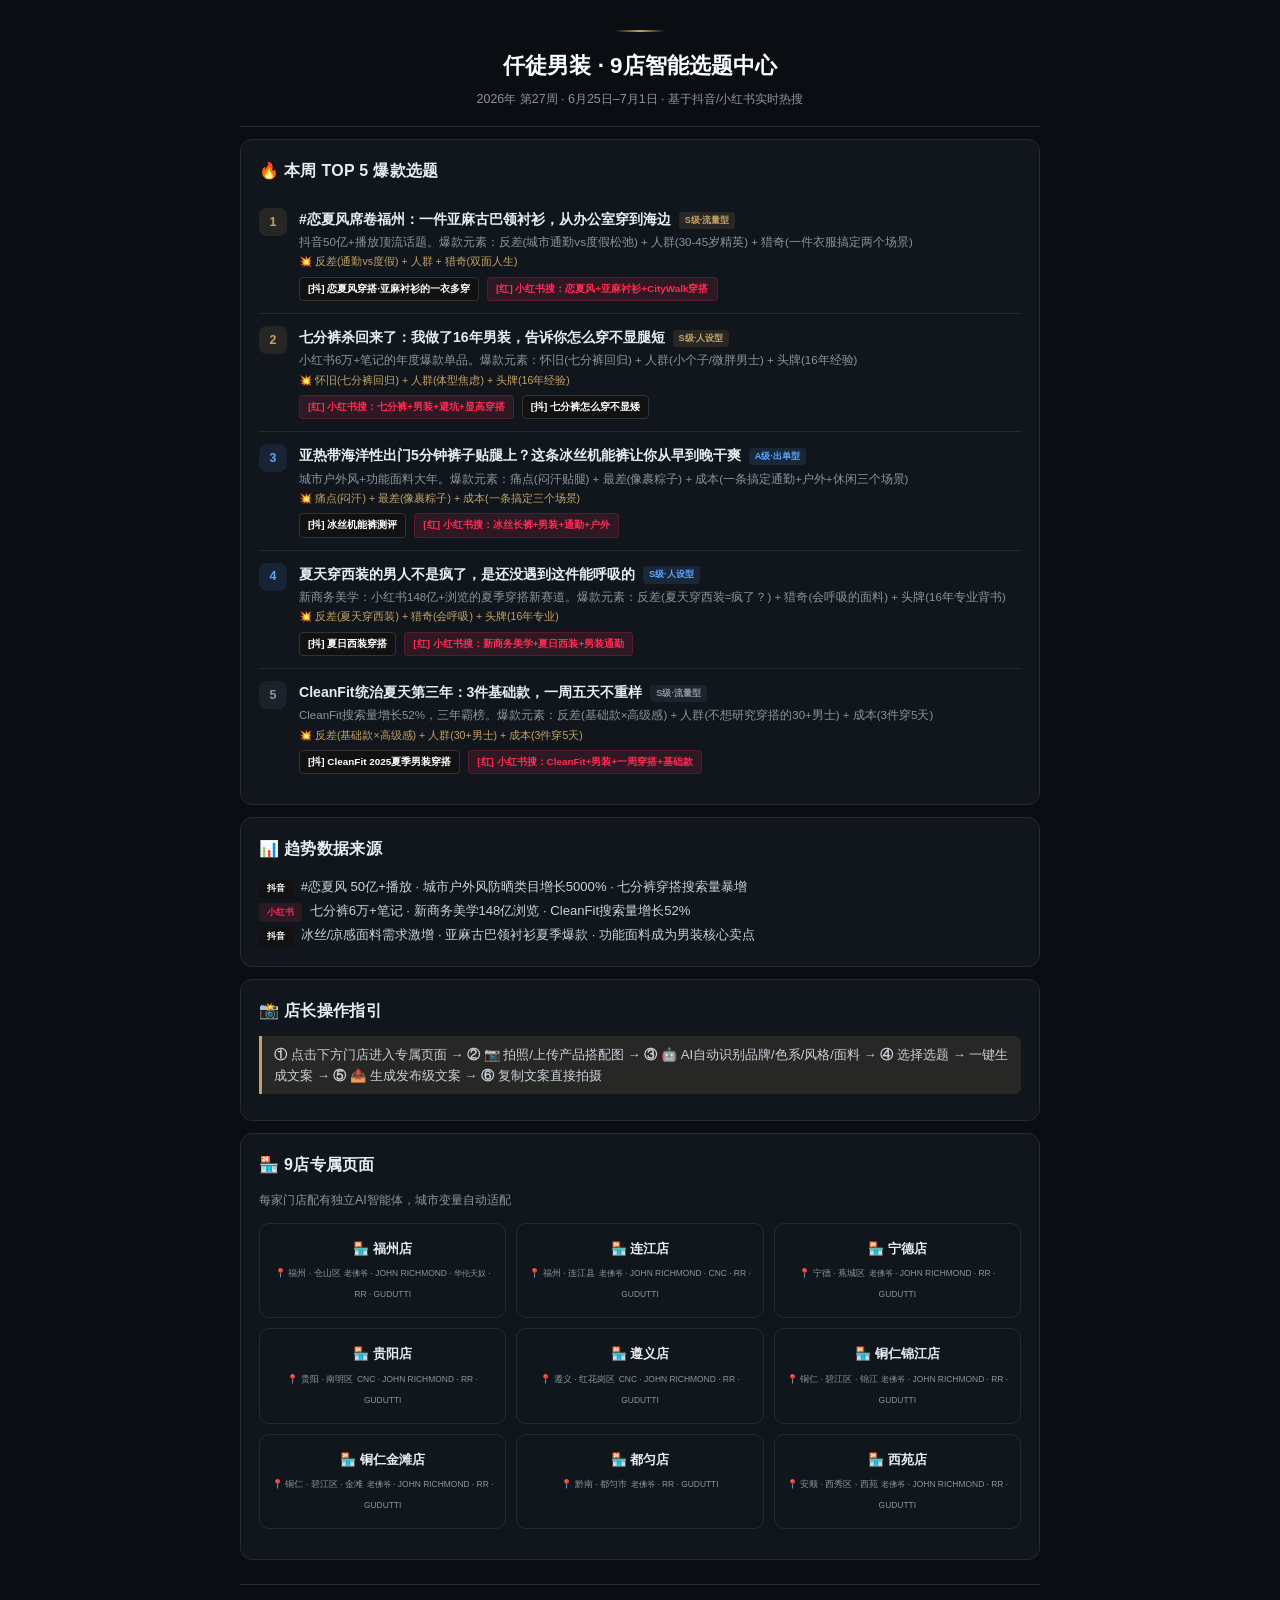
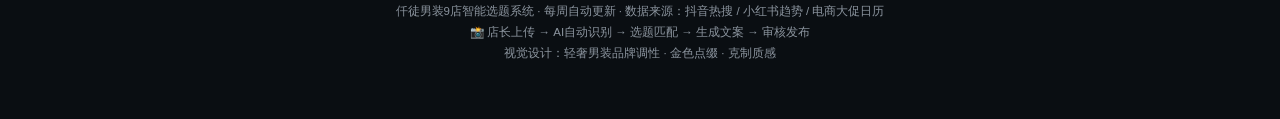
<file: index.html>
<!DOCTYPE html>
<html lang="zh-CN">
<head>
<meta charset="UTF-8">
<meta name="viewport" content="width=device-width, initial-scale=1.0">
<title>仟徒男装 · 9店智能选题中心</title>
<link rel="stylesheet" href="css/store.css?v=1782382795">
<style>
  /* 选题中心独有样式 */
  .index-header {
    text-align: center;
    margin: 20px 0 12px;
    padding-bottom: 16px;
    border-bottom: 1px solid var(--border);
  }
  .index-header::before {
    content: '';
    display: block;
    width: 50px;
    height: 2px;
    background: linear-gradient(90deg, transparent, var(--gold), transparent);
    margin: 0 auto 16px;
  }
  .index-header h1 { font-size: 1.4em; color: #fff; font-weight: 700; }
  .index-header .subtitle { color: var(--muted); font-size: .78em; margin-top: 4px; }

  .store-grid {
    display: grid;
    grid-template-columns: repeat(3, 1fr);
    gap: 10px;
    margin: 12px 0;
  }
  @media (max-width: 480px) { .store-grid { grid-template-columns: repeat(2, 1fr); } }

  .store-btn {
    display: block;
    background: var(--card);
    border: 1px solid var(--border);
    border-radius: 10px;
    padding: 14px 10px;
    text-align: center;
    text-decoration: none;
    color: var(--text);
    transition: all .2s;
    font-size: .8em;
  }
  .store-btn:hover {
    border-color: var(--gold);
    background: var(--gold-muted);
  }
  .store-btn .sname { font-weight: 700; color: var(--text-bright); display: block; margin-bottom: 2px; }
  .store-btn .scity { font-size: .7em; color: var(--muted); }
  .store-btn .sbrands { font-size: .66em; color: var(--muted); margin-top: 3px; line-height: 1.4; }

  /* 选题列表 */
  .topic-list-item {
    display: flex;
    align-items: flex-start;
    gap: 12px;
    padding: 12px 0;
    border-bottom: 1px solid var(--border);
  }
  .topic-list-item:last-child { border-bottom: none; }
  .topic-list-num {
    width: 28px; height: 28px;
    border-radius: 8px;
    display: flex; align-items: center; justify-content: center;
    font-weight: 700; font-size: .78em; flex-shrink: 0;
  }
  .topic-list-num.s { background: var(--gold-muted); color: var(--gold); }
  .topic-list-num.a { background: rgba(88,166,255,.1); color: var(--blue); }
  .topic-list-num.b { background: rgba(139,148,158,.1); color: var(--muted); }
  .topic-list-info { flex: 1; min-width: 0; }
  .topic-list-title { font-weight: 700; color: var(--text-bright); font-size: .88em; }
  .topic-list-desc { font-size: .72em; color: var(--muted); margin-top: 3px; line-height: 1.5; }
  .topic-list-elements { font-size: .66em; color: var(--gold); margin-top: 2px; }
  .topic-videos { display: flex; gap: 8px; flex-wrap: wrap; margin-top: 6px; }
  .topic-videos .video-link { font-size: .62em; padding: 3px 8px; border-radius: 4px; text-decoration: none; font-weight: 600; white-space: nowrap; }
  .topic-videos .plat-dy { background: #111; color: #fff; }
  .topic-videos .plat-xhs { background: rgba(254,44,85,.12); color: #fe2c55; }

  .badge {
    display: inline-block; padding: 1px 6px; border-radius: 4px;
    font-size: .65em; font-weight: 700; margin-left: 4px; vertical-align: middle;
  }
  .badge-s { background: var(--gold-muted); color: var(--gold); }
  .badge-a { background: rgba(88,166,255,.12); color: var(--blue); }
  .badge-b { background: rgba(139,148,158,.1); color: var(--muted); }

  .highlight {
    border-left: 3px solid var(--gold);
    padding: 8px 12px; margin: 8px 0;
    background: var(--gold-muted);
    border-radius: 0 6px 6px 0;
    font-size: .82em; line-height: 1.6;
  }

  .trend-tag {
    display: inline-block; padding: 2px 8px; border-radius: 4px;
    font-size: .65em; font-weight: 600; margin: 1px 4px 1px 0;
  }
  .trend-dy { background: #111; color: #fff; }
  .trend-xhs { background: rgba(254,44,85,.12); color: #fe2c55; }

  .footer {
    text-align: center; color: var(--muted); font-size: .72em;
    margin: 24px 0 16px; padding-top: 16px;
    border-top: 1px solid var(--border); line-height: 1.8;
  }
  .footer a { color: var(--muted); text-decoration: none; transition: color .15s; }
  .footer a:hover { color: var(--gold); }
</style>
</head>
<body>

<div class="index-header">
  <h1>仟徒男装 · 9店智能选题中心</h1>
  <p class="subtitle">2026年 第27周 · 6月25日–7月1日 · 基于抖音/小红书实时热搜</p>
</div>

<!-- ===== 本周 TOP 5 爆款选题 ===== -->
<div class="card">
<h2>🔥 本周 TOP 5 爆款选题</h2>

<div class="topic-list-item">
  <div class="topic-list-num s">1</div>
  <div class="topic-list-info">
    <div class="topic-list-title">#恋夏风席卷福州：一件亚麻古巴领衬衫，从办公室穿到海边 <span class="badge badge-s">S级·流量型</span></div>
    <div class="topic-list-desc">抖音50亿+播放顶流话题。爆款元素：反差(城市通勤vs度假松弛) + 人群(30-45岁精英) + 猎奇(一件衣服搞定两个场景)</div>
    <div class="topic-list-elements">💥 反差(通勤vs度假) + 人群 + 猎奇(双面人生)</div>
    <div class="topic-videos"><a href="https://www.douyin.com/search/恋夏风+男装+亚麻衬衫" target="_blank" rel="noopener" class="video-link plat-dy">[抖] 恋夏风穿搭·亚麻衬衫的一衣多穿</a>
<a href="https://www.xiaohongshu.com/search_result?keyword=恋夏风+亚麻衬衫+CityWalk" target="_blank" rel="noopener" class="video-link plat-xhs">[红] 小红书搜：恋夏风+亚麻衬衫+CityWalk穿搭</a>
</div>
  </div>
</div>
<div class="topic-list-item">
  <div class="topic-list-num s">2</div>
  <div class="topic-list-info">
    <div class="topic-list-title">七分裤杀回来了：我做了16年男装，告诉你怎么穿不显腿短 <span class="badge badge-s">S级·人设型</span></div>
    <div class="topic-list-desc">小红书6万+笔记的年度爆款单品。爆款元素：怀旧(七分裤回归) + 人群(小个子/微胖男士) + 头牌(16年经验)</div>
    <div class="topic-list-elements">💥 怀旧(七分裤回归) + 人群(体型焦虑) + 头牌(16年经验)</div>
    <div class="topic-videos"><a href="https://www.xiaohongshu.com/search_result?keyword=七分裤+男装+避坑+显高" target="_blank" rel="noopener" class="video-link plat-xhs">[红] 小红书搜：七分裤+男装+避坑+显高穿搭</a>
<a href="https://www.douyin.com/search/七分裤+男+怎么穿+不显矮" target="_blank" rel="noopener" class="video-link plat-dy">[抖] 七分裤怎么穿不显矮</a>
</div>
  </div>
</div>
<div class="topic-list-item">
  <div class="topic-list-num a">3</div>
  <div class="topic-list-info">
    <div class="topic-list-title">亚热带海洋性出门5分钟裤子贴腿上？这条冰丝机能裤让你从早到晚干爽 <span class="badge badge-a">A级·出单型</span></div>
    <div class="topic-list-desc">城市户外风+功能面料大年。爆款元素：痛点(闷汗贴腿) + 最差(像裹粽子) + 成本(一条搞定通勤+户外+休闲三个场景)</div>
    <div class="topic-list-elements">💥 痛点(闷汗) + 最差(像裹粽子) + 成本(一条搞定三个场景)</div>
    <div class="topic-videos"><a href="https://www.douyin.com/search/冰丝+机能裤+男+测评" target="_blank" rel="noopener" class="video-link plat-dy">[抖] 冰丝机能裤测评</a>
<a href="https://www.xiaohongshu.com/search_result?keyword=冰丝长裤+男装+通勤+户外" target="_blank" rel="noopener" class="video-link plat-xhs">[红] 小红书搜：冰丝长裤+男装+通勤+户外</a>
</div>
  </div>
</div>
<div class="topic-list-item">
  <div class="topic-list-num a">4</div>
  <div class="topic-list-info">
    <div class="topic-list-title">夏天穿西装的男人不是疯了，是还没遇到这件能呼吸的 <span class="badge badge-a">S级·人设型</span></div>
    <div class="topic-list-desc">新商务美学：小红书148亿+浏览的夏季穿搭新赛道。爆款元素：反差(夏天穿西装=疯了？) + 猎奇(会呼吸的面料) + 头牌(16年专业背书)</div>
    <div class="topic-list-elements">💥 反差(夏天穿西装) + 猎奇(会呼吸) + 头牌(16年专业)</div>
    <div class="topic-videos"><a href="https://www.douyin.com/search/夏日+西装+男+轻商务" target="_blank" rel="noopener" class="video-link plat-dy">[抖] 夏日西装穿搭</a>
<a href="https://www.xiaohongshu.com/search_result?keyword=新商务美学+夏日西装+男装" target="_blank" rel="noopener" class="video-link plat-xhs">[红] 小红书搜：新商务美学+夏日西装+男装通勤</a>
</div>
  </div>
</div>
<div class="topic-list-item">
  <div class="topic-list-num b">5</div>
  <div class="topic-list-info">
    <div class="topic-list-title">CleanFit统治夏天第三年：3件基础款，一周五天不重样 <span class="badge badge-b">S级·流量型</span></div>
    <div class="topic-list-desc">CleanFit搜索量增长52%，三年霸榜。爆款元素：反差(基础款×高级感) + 人群(不想研究穿搭的30+男士) + 成本(3件穿5天)</div>
    <div class="topic-list-elements">💥 反差(基础款×高级感) + 人群(30+男士) + 成本(3件穿5天)</div>
    <div class="topic-videos"><a href="https://www.douyin.com/search/CleanFit+男+夏季+基础款" target="_blank" rel="noopener" class="video-link plat-dy">[抖] CleanFit 2025夏季男装穿搭</a>
<a href="https://www.xiaohongshu.com/search_result?keyword=CleanFit+男装+一周穿搭" target="_blank" rel="noopener" class="video-link plat-xhs">[红] 小红书搜：CleanFit+男装+一周穿搭+基础款</a>
</div>
  </div>
</div>
</div>

<!-- ===== 趋势来源 ===== -->
<div class="card">
<h2>📊 趋势数据来源</h2>
<div style="font-size:.82em;line-height:1.8">
  <p><span class="trend-tag trend-dy">抖音</span> #恋夏风 50亿+播放 · 城市户外风防晒类目增长5000% · 七分裤穿搭搜索量暴增</p>
  <p><span class="trend-tag trend-xhs">小红书</span> 七分裤6万+笔记 · 新商务美学148亿浏览 · CleanFit搜索量增长52%</p>
  <p><span class="trend-tag trend-dy">抖音</span> 冰丝/凉感面料需求激增 · 亚麻古巴领衬衫夏季爆款 · 功能面料成为男装核心卖点</p>
</div>
</div>

<!-- ===== 上传指引 ===== -->
<div class="card">
<h2>📸 店长操作指引</h2>
<div class="highlight">
  <strong>①</strong> 点击下方门店进入专属页面 → <strong>②</strong> 📷 拍照/上传产品搭配图 → <strong>③</strong> 🤖 AI自动识别品牌/色系/风格/面料 → <strong>④</strong> 选择选题 → 一键生成文案 → <strong>⑤</strong> 📤 生成发布级文案 → <strong>⑥</strong> 复制文案直接拍摄
</div>
</div>

<!-- ===== 9店入口 ===== -->
<div class="card" id="stores">
<h2>🏪 9店专属页面</h2>
<p style="font-size:.78em;color:var(--muted);margin-bottom:10px">每家门店配有独立AI智能体，城市变量自动适配</p>
<div class="store-grid">

<a href="stores/fuzhou.html" class="store-btn">
  <span class="sname">🏪 福州店</span>
  <span class="scity">📍 福州 · 仓山区</span>
  <span class="sbrands">老佛爷 · JOHN RICHMOND · 华伦天奴 · RR · GUDUTTI</span>
</a>

<a href="stores/lianjiang.html" class="store-btn">
  <span class="sname">🏪 连江店</span>
  <span class="scity">📍 福州 · 连江县</span>
  <span class="sbrands">老佛爷 · JOHN RICHMOND · CNC · RR · GUDUTTI</span>
</a>

<a href="stores/ningde.html" class="store-btn">
  <span class="sname">🏪 宁德店</span>
  <span class="scity">📍 宁德 · 蕉城区</span>
  <span class="sbrands">老佛爷 · JOHN RICHMOND · RR · GUDUTTI</span>
</a>

<a href="stores/guiyang.html" class="store-btn">
  <span class="sname">🏪 贵阳店</span>
  <span class="scity">📍 贵阳 · 南明区</span>
  <span class="sbrands">CNC · JOHN RICHMOND · RR · GUDUTTI</span>
</a>

<a href="stores/zunyi.html" class="store-btn">
  <span class="sname">🏪 遵义店</span>
  <span class="scity">📍 遵义 · 红花岗区</span>
  <span class="sbrands">CNC · JOHN RICHMOND · RR · GUDUTTI</span>
</a>

<a href="stores/tongren-jinjiang.html" class="store-btn">
  <span class="sname">🏪 铜仁锦江店</span>
  <span class="scity">📍 铜仁 · 碧江区 · 锦江</span>
  <span class="sbrands">老佛爷 · JOHN RICHMOND · RR · GUDUTTI</span>
</a>

<a href="stores/tongren-jintan.html" class="store-btn">
  <span class="sname">🏪 铜仁金滩店</span>
  <span class="scity">📍 铜仁 · 碧江区 · 金滩</span>
  <span class="sbrands">老佛爷 · JOHN RICHMOND · RR · GUDUTTI</span>
</a>

<a href="stores/duyun.html" class="store-btn">
  <span class="sname">🏪 都匀店</span>
  <span class="scity">📍 黔南 · 都匀市</span>
  <span class="sbrands">老佛爷 · RR · GUDUTTI</span>
</a>

<a href="stores/anshun-xiyuan.html" class="store-btn">
  <span class="sname">🏪 西苑店</span>
  <span class="scity">📍 安顺 · 西秀区 · 西苑</span>
  <span class="sbrands">老佛爷 · JOHN RICHMOND · RR · GUDUTTI</span>
</a>

</div>
</div>

<div class="footer">
  仟徒男装9店智能选题系统 · 每周自动更新 · 数据来源：抖音热搜 / 小红书趋势 / 电商大促日历<br>
  📸 店长上传 → AI自动识别 → 选题匹配 → 生成文案 → 审核发布<br>
  视觉设计：轻奢男装品牌调性 · 金色点缀 · 克制质感
</div>
</body>
</html>
</file>
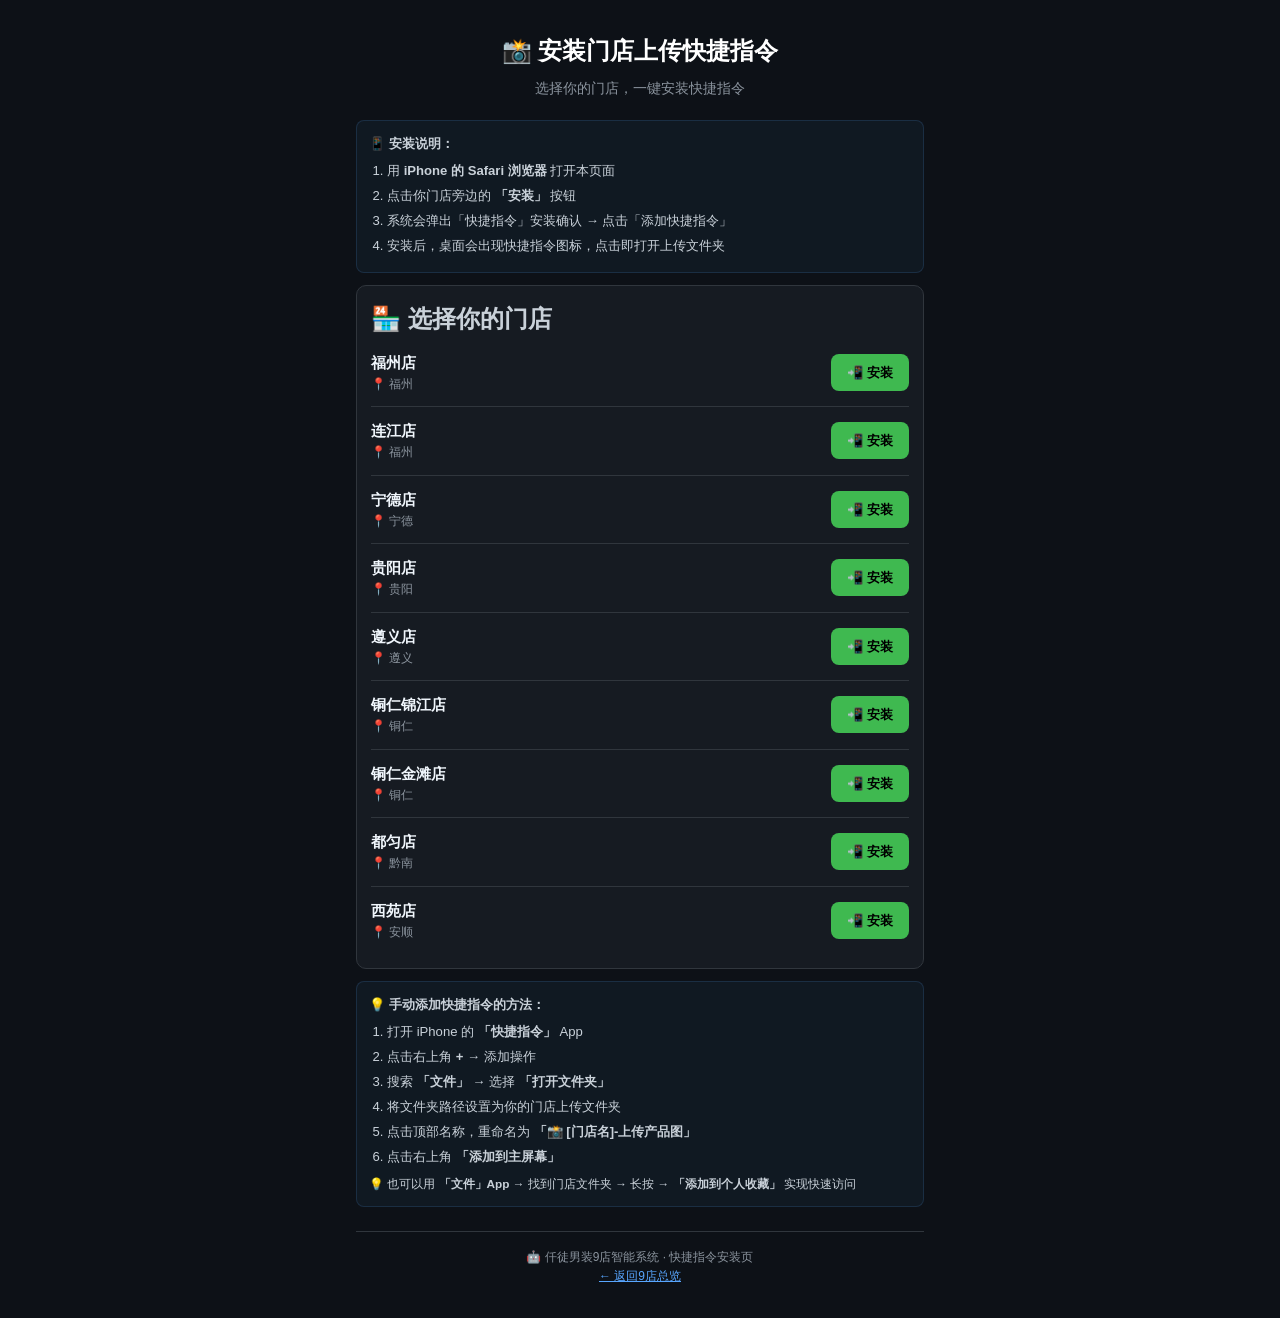
<file: shortcuts/install.html>
<!DOCTYPE html>
<html lang="zh-CN">
<head>
<meta charset="UTF-8">
<meta name="viewport" content="width=device-width, initial-scale=1.0">
<title>📸 安装门店上传快捷指令</title>
<style>
:root{--bg:#0d1117;--card:#161b22;--border:#30363d;--text:#c9d1d9;--muted:#8b949e;--blue:#58a6ff;--green:#3fb950}
*{margin:0;padding:0;box-sizing:border-box}
body{background:var(--bg);color:var(--text);font-family:-apple-system,BlinkMacSystemFont,"PingFang SC","Microsoft YaHei",sans-serif;line-height:1.6;padding:16px;max-width:600px;margin:0 auto}
h1{font-size:1.5em;color:#fff;text-align:center;margin:16px 0 8px}
.subtitle{text-align:center;color:var(--muted);font-size:.85em;margin-bottom:20px}
.card{background:var(--card);border:1px solid var(--border);border-radius:10px;padding:14px;margin:10px 0}
.store-row{display:flex;align-items:center;justify-content:space-between;padding:12px 0;border-bottom:1px solid var(--border);flex-wrap:wrap;gap:10px}
.store-row:last-child{border-bottom:none}
.store-info{flex:1;min-width:150px}
.store-name{font-weight:600;color:#f0f6fc;font-size:.95em}
.store-city{font-size:.75em;color:var(--muted)}
.install-btn{display:inline-block;background:var(--green);color:#000;padding:8px 16px;border-radius:8px;text-decoration:none;font-size:.82em;font-weight:600;white-space:nowrap}
.install-btn:hover{opacity:.9}
.help-box{background:rgba(88,166,255,.05);border:1px solid rgba(88,166,255,.15);border-radius:8px;padding:12px;margin:12px 0;font-size:.82em}
.help-box ol{padding-left:18px;margin-top:6px}
.help-box li{margin:4px 0}
.footer{text-align:center;color:var(--muted);font-size:.75em;margin:24px 0 16px;padding-top:16px;border-top:1px solid var(--border)}
</style>
</head>
<body>
<h1>📸 安装门店上传快捷指令</h1>
<p class="subtitle">选择你的门店，一键安装快捷指令</p>

<div class="help-box">
<strong>📱 安装说明：</strong>
<ol>
<li>用 <strong>iPhone 的 Safari 浏览器</strong> 打开本页面</li>
<li>点击你门店旁边的 <strong>「安装」</strong> 按钮</li>
<li>系统会弹出「快捷指令」安装确认 → 点击「添加快捷指令」</li>
<li>安装后，桌面会出现快捷指令图标，点击即打开上传文件夹</li>
</ol>
</div>

<div class="card">
<h2>🏪 选择你的门店</h2>

<div class="store-row">
<div class="store-info">
<div class="store-name">福州店</div>
<div class="store-city">📍 福州</div>
</div>
<a href="https://www.icloud.com/shortcuts/" class="install-btn">📲 安装</a>
</div>
<div class="store-row">
<div class="store-info">
<div class="store-name">连江店</div>
<div class="store-city">📍 福州</div>
</div>
<a href="https://www.icloud.com/shortcuts/" class="install-btn">📲 安装</a>
</div>
<div class="store-row">
<div class="store-info">
<div class="store-name">宁德店</div>
<div class="store-city">📍 宁德</div>
</div>
<a href="https://www.icloud.com/shortcuts/" class="install-btn">📲 安装</a>
</div>
<div class="store-row">
<div class="store-info">
<div class="store-name">贵阳店</div>
<div class="store-city">📍 贵阳</div>
</div>
<a href="https://www.icloud.com/shortcuts/" class="install-btn">📲 安装</a>
</div>
<div class="store-row">
<div class="store-info">
<div class="store-name">遵义店</div>
<div class="store-city">📍 遵义</div>
</div>
<a href="https://www.icloud.com/shortcuts/" class="install-btn">📲 安装</a>
</div>
<div class="store-row">
<div class="store-info">
<div class="store-name">铜仁锦江店</div>
<div class="store-city">📍 铜仁</div>
</div>
<a href="https://www.icloud.com/shortcuts/" class="install-btn">📲 安装</a>
</div>
<div class="store-row">
<div class="store-info">
<div class="store-name">铜仁金滩店</div>
<div class="store-city">📍 铜仁</div>
</div>
<a href="https://www.icloud.com/shortcuts/" class="install-btn">📲 安装</a>
</div>
<div class="store-row">
<div class="store-info">
<div class="store-name">都匀店</div>
<div class="store-city">📍 黔南</div>
</div>
<a href="https://www.icloud.com/shortcuts/" class="install-btn">📲 安装</a>
</div>
<div class="store-row">
<div class="store-info">
<div class="store-name">西苑店</div>
<div class="store-city">📍 安顺</div>
</div>
<a href="https://www.icloud.com/shortcuts/" class="install-btn">📲 安装</a>
</div>
</div>

<div class="help-box">
<strong>💡 手动添加快捷指令的方法：</strong>
<ol>
<li>打开 iPhone 的 <strong>「快捷指令」</strong> App</li>
<li>点击右上角 <strong>+</strong> → 添加操作</li>
<li>搜索 <strong>「文件」</strong> → 选择 <strong>「打开文件夹」</strong></li>
<li>将文件夹路径设置为你的门店上传文件夹</li>
<li>点击顶部名称，重命名为 <strong>「📸 [门店名]-上传产品图」</strong></li>
<li>点击右上角 <strong>「添加到主屏幕」</strong></li>
</ol>
<p style="margin-top:8px;font-size:.9em">💡 也可以用 <strong>「文件」App</strong> → 找到门店文件夹 → 长按 → <strong>「添加到个人收藏」</strong> 实现快速访问</p>
</div>

<div class="footer">
🤖 仟徒男装9店智能系统 · 快捷指令安装页<br>
<a href="index.html" style="color:var(--blue)">← 返回9店总览</a>
</div>
</body>
</html>
</file>
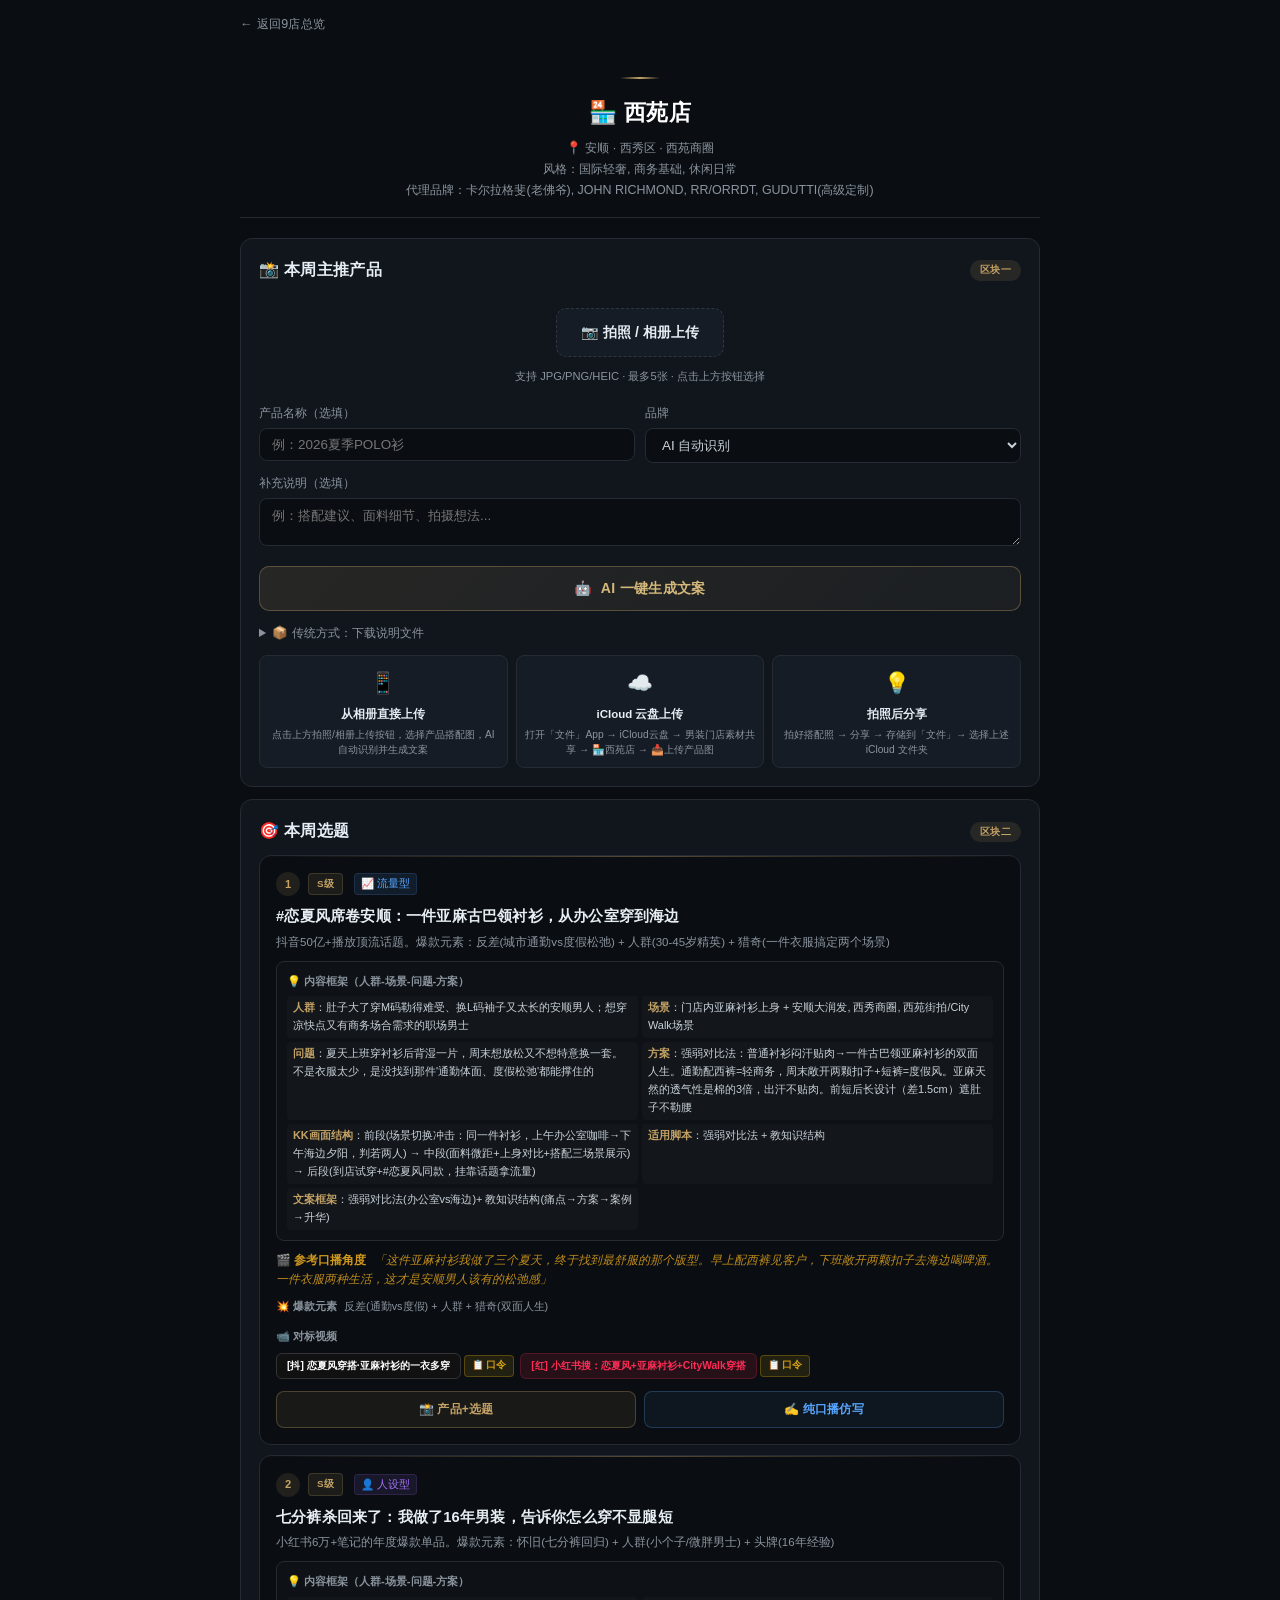
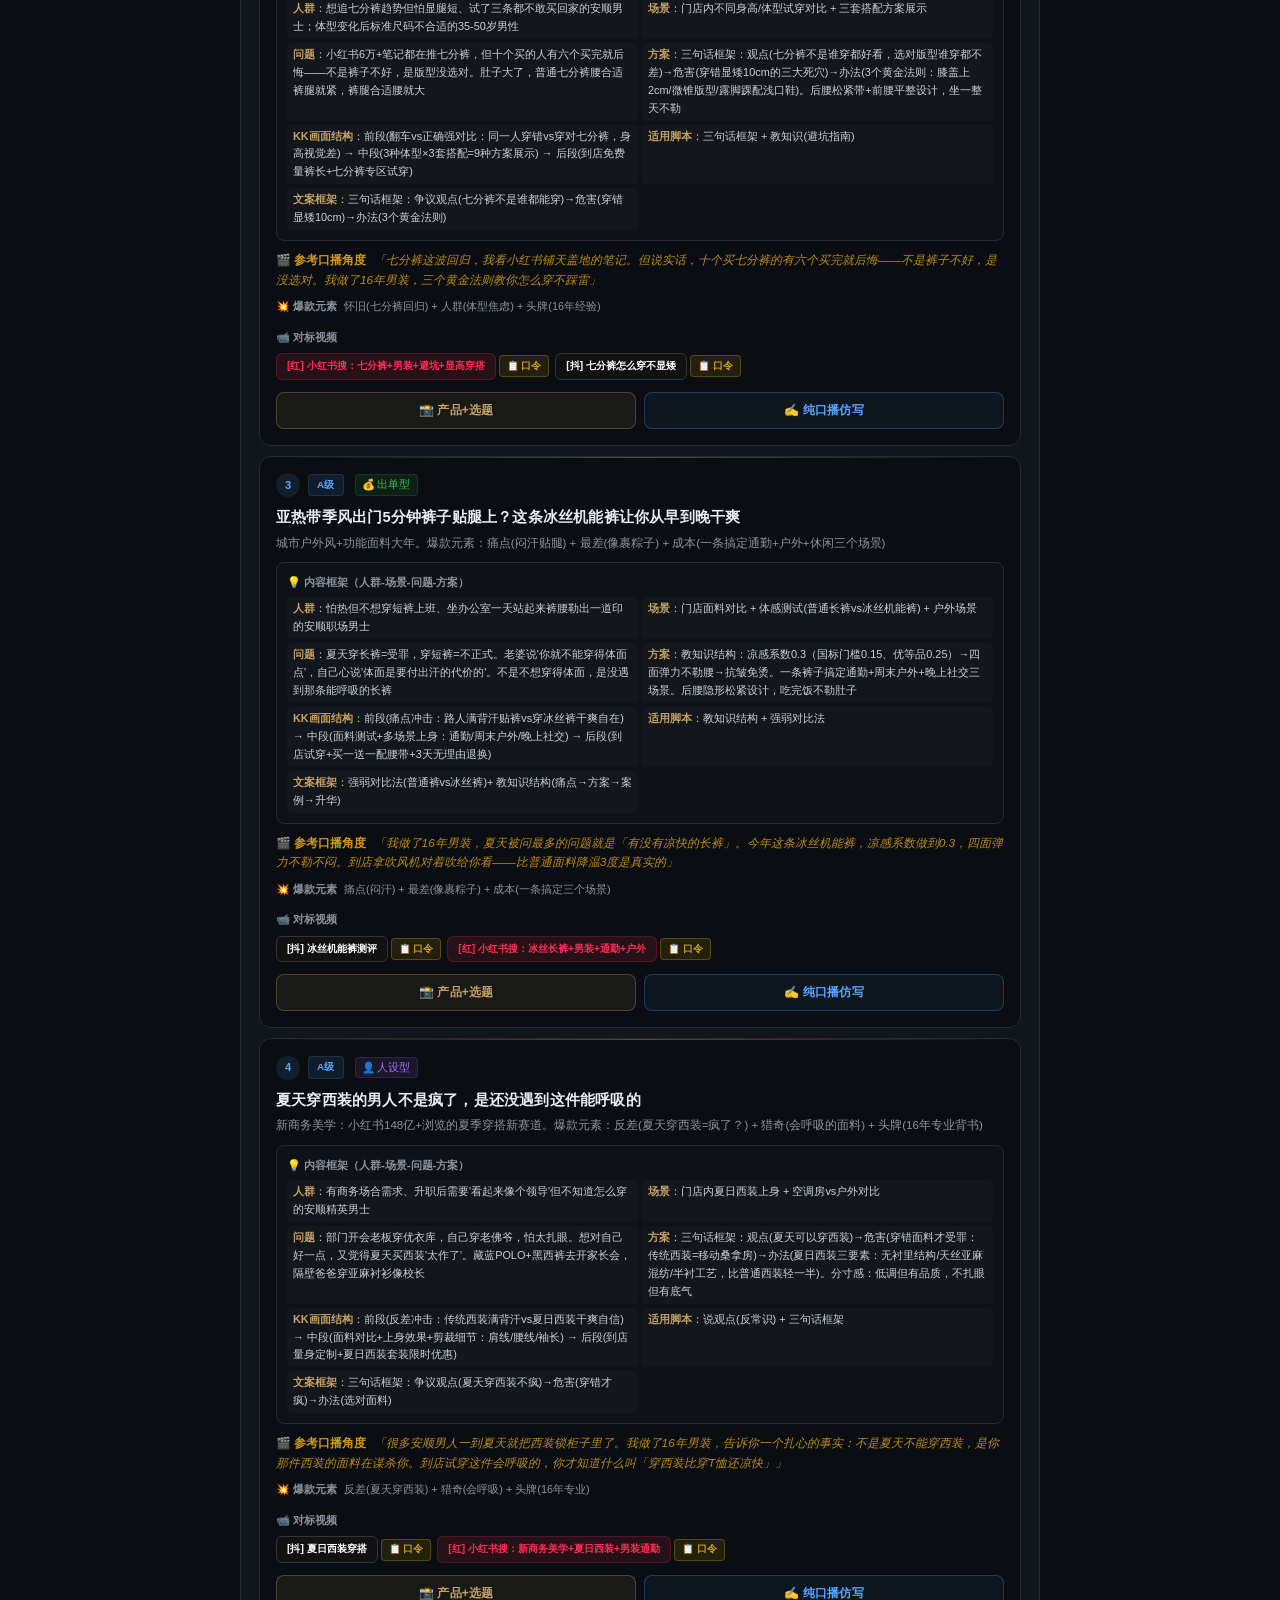
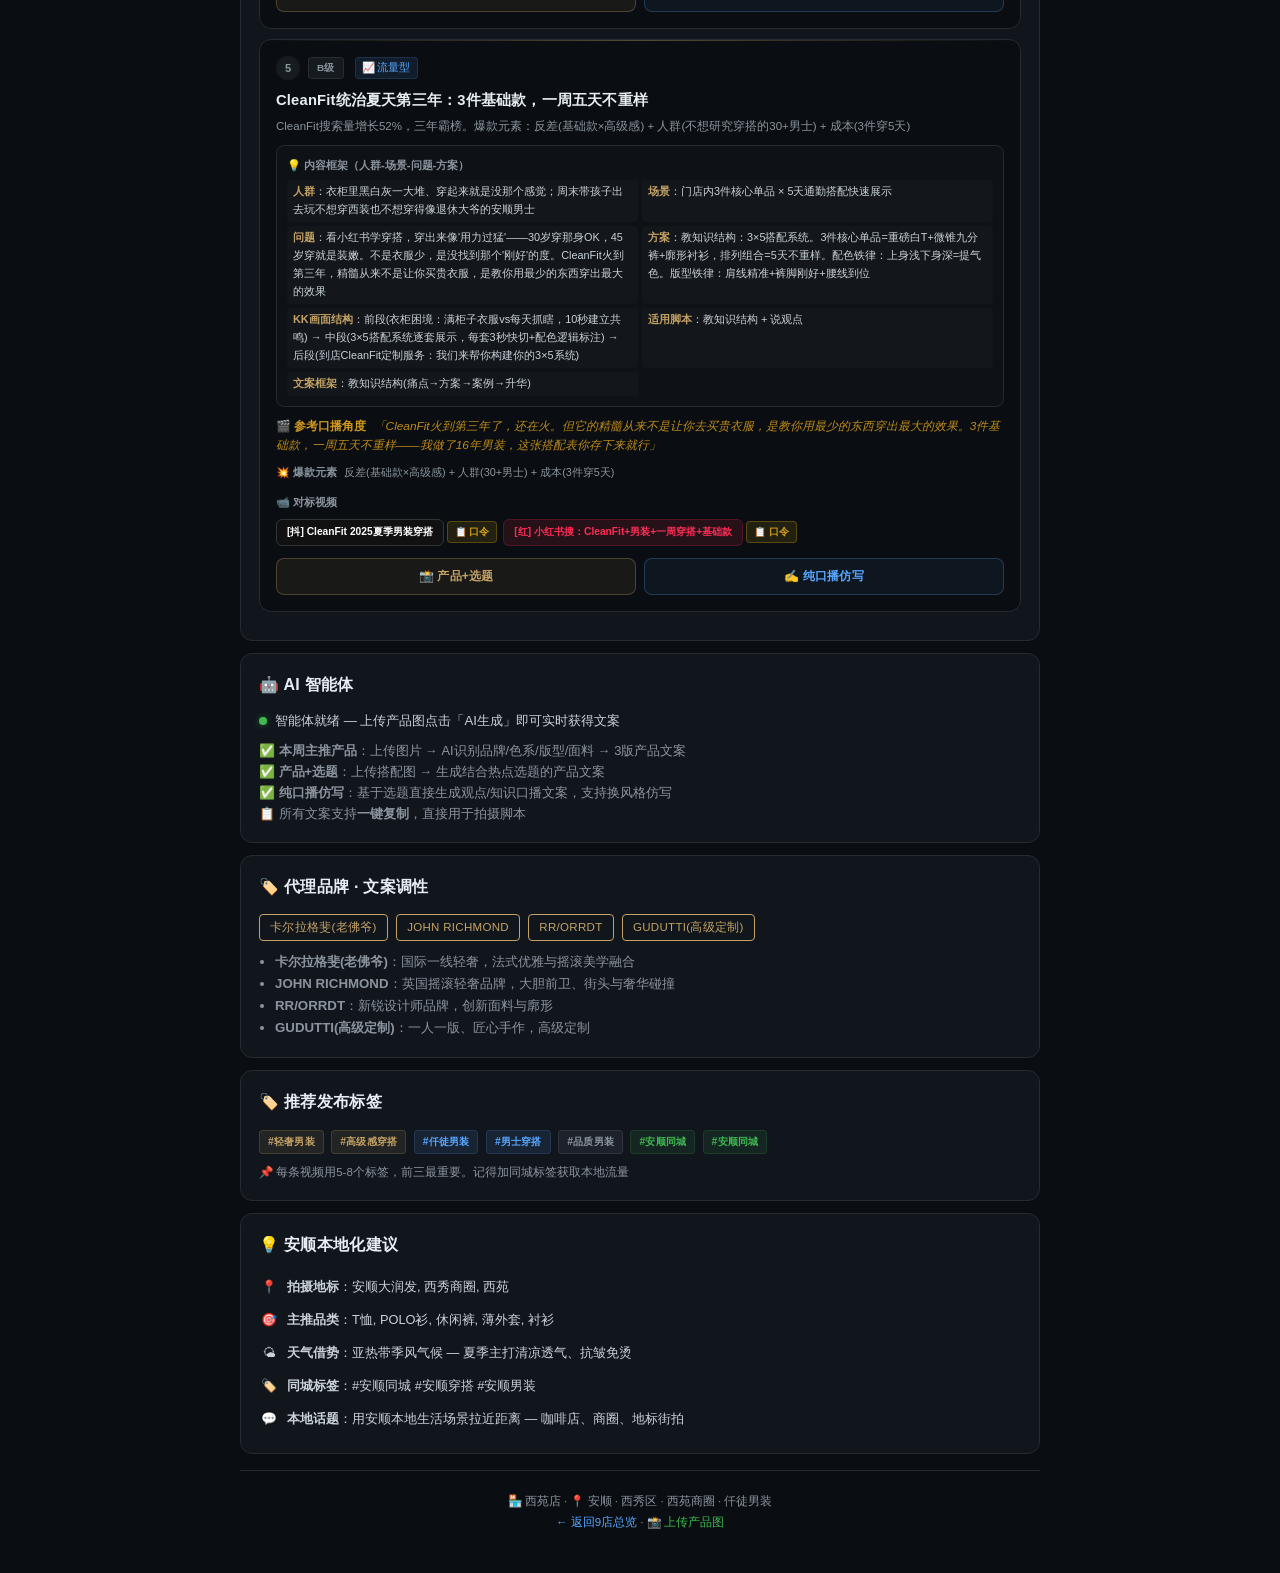
<file: stores/anshun-xiyuan.html>
<!DOCTYPE html>
<html lang="zh-CN">
<head>
<meta charset="UTF-8">
<meta name="viewport" content="width=device-width, initial-scale=1.0, user-scalable=yes">
<title>西苑店 · 仟徒男装</title>
<link rel="stylesheet" href="../css/store.css?v=1782382795">
</head>
<body>

<a href="../index.html" class="nav-back">← 返回9店总览</a>

<div class="store-header">
<h1>🏪 西苑店</h1>
<p class="subtitle">📍 安顺 · 西秀区 · 西苑商圈<br>风格：国际轻奢, 商务基础, 休闲日常<br>代理品牌：卡尔拉格斐(老佛爷), JOHN RICHMOND, RR/ORRDT, GUDUTTI(高级定制)</p>
</div>

<!-- ===== 区块一：📸 本周主推产品 ===== -->
<div class="zone zone-product card" id="upload-zone">
<div class="zone-header">
  <h2>📸 本周主推产品</h2>
  <span class="zone-badge">区块一</span>
</div>

<!-- 图片选择 (修复iOS: label包裹方式) -->
<div class="photo-upload-area" id="photo-area">
  <label for="prod-photos" class="photo-upload-label">📷 拍照 / 相册上传</label>
  <input type="file" id="prod-photos" accept="image/*" multiple class="photo-input-hidden">
  <div class="photo-upload-hint">
    支持 JPG/PNG/HEIC · 最多5张 · 点击上方按钮选择
    <span id="photo-count"></span>
  </div>
</div>
<div class="photo-previews" id="photo-previews"></div>

<!-- AI视觉自动识别颜色/品牌/风格，无需手动选择 -->
<div class="product-form" id="product-form"
     data-store-name="西苑店"
     data-store-id="anshun-xiyuan"
     data-store-brands="卡尔拉格斐(老佛爷), JOHN RICHMOND, RR/ORRDT, GUDUTTI(高级定制)"
     data-worker-url="https://interviews-encounter-jack-sand.trycloudflare.com"
     data-store-city="安顺">
  <div class="form-row">
    <div>
      <label>产品名称（选填）</label>
      <input type="text" id="prod-name" placeholder="例：2026夏季POLO衫">
    </div>
    <div>
      <label>品牌</label>
      <select id="prod-brand">
        <option value="">AI 自动识别</option>
<option value="卡尔拉格斐(老佛爷)">卡尔拉格斐(老佛爷)</option>
<option value="JOHN RICHMOND">JOHN RICHMOND</option>
<option value="RR/ORRDT">RR/ORRDT</option>
<option value="GUDUTTI(高级定制)">GUDUTTI(高级定制)</option>
      </select>
    </div>
  </div>
  <div>
    <label>补充说明（选填）</label>
    <textarea id="prod-notes" placeholder="例：搭配建议、面料细节、拍摄想法..." rows="2"></textarea>
  </div>

  <!-- 主操作按钮 -->
  <div class="form-actions">
    <button class="btn-generate" id="btn-generate">
      <span class="btn-generate-icon">🤖</span>
      <span class="btn-generate-text">AI 一键生成文案</span>
    </button>
  </div>

  <!-- 状态区 -->
  <div class="state-section hidden" id="state-uploading">
    <div class="loading-spinner"></div>
    <p class="state-text">🔄 正在处理图片...</p>
  </div>
  <div class="state-section hidden" id="state-analyzing">
    <div class="loading-spinner"></div>
    <p class="state-text">🤖 AI 正在分析商品...</p>
    <p class="state-hint">品牌识别 · 风格分析 · 卖点提炼 · 3版文案生成</p>
  </div>
  <div class="state-section hidden" id="state-error">
    <p class="error-msg">⚠️ <span id="error-text"></span></p>
    <button class="btn-retry" id="btn-retry">🔄 重试</button>
  </div>

  <!-- AI 识别结果摘要 -->
  <div class="analysis-summary hidden" id="analysis-summary"></div>

  <!-- 文案结果 -->
  <div class="results-section hidden" id="results-section">
    <div class="results-header">
      <h3>✍️ 生成结果</h3>
      <button class="btn-copy-all" id="btn-copy-all">📋 一键复制全部</button>
    </div>
    <div id="copy-cards"></div>
    <div class="results-actions">
      <button class="btn-regenerate" id="btn-regenerate">🔄 重新生成</button>
    </div>
  </div>

  <!-- 传统方式（折叠保留） -->
  <details class="legacy-section">
    <summary>📦 传统方式：下载说明文件</summary>
    <div class="form-actions" style="margin-top:8px">
      <button class="btn-secondary" id="btn-download-txt">📥 下载产品说明文件</button>
      <button class="btn-copy" id="btn-copy-text">📋 复制文本</button>
    </div>
    <div id="preview-box" class="preview-box hidden"></div>
  </details>
</div>

<!-- iCloud 上传方式（保留作为备用） -->
<div class="upload-methods">
  <div class="upload-method">
    <span class="method-icon">📱</span>
    <div class="method-title">从相册直接上传</div>
    <div class="method-desc">点击上方拍照/相册上传按钮，选择产品搭配图，AI自动识别并生成文案</div>
  </div>
  <div class="upload-method">
    <span class="method-icon">☁️</span>
    <div class="method-title">iCloud 云盘上传</div>
    <div class="method-desc">打开「文件」App → iCloud云盘 → 男装门店素材共享 → 🏪西苑店 → 📥上传产品图</div>
  </div>
  <div class="upload-method">
    <span class="method-icon">💡</span>
    <div class="method-title">拍照后分享</div>
    <div class="method-desc">拍好搭配照 → 分享 → 存储到「文件」→ 选择上述 iCloud 文件夹</div>
  </div>
</div>
</div>

<!-- ===== 区块二：🎯 本周选题 ===== -->
<div class="zone zone-topics card">
<div class="zone-header">
  <h2>🎯 本周选题</h2>
  <span class="zone-badge">区块二</span>
</div>
<div id="wechat-notice" class="wechat-notice hidden">
  💡 微信内无法直接跳转抖音/小红书App，请点击右上角 <strong>「在Safari中打开」</strong> 或使用视频旁的 📋<strong>口令</strong>按钮复制搜索词后到App内搜索
</div>

<div class="topic-card" data-topic-data='{"title": "#恋夏风席卷安顺：一件亚麻古巴领衬衫，从办公室穿到海边", "ctype": "流量型", "angle": "这件亚麻衬衫我做了三个夏天，终于找到最舒服的那个版型。早上配西裤见客户，下班敞开两颗扣子去海边喝啤酒。一件衣服两种生活，这才是安顺男人该有的松弛感", "framework": {"人群": "肚子大了穿M码勒得难受、换L码袖子又太长的安顺男人；想穿凉快点又有商务场合需求的职场男士", "场景": "门店内亚麻衬衫上身 + 安顺大润发, 西秀商圈, 西苑街拍/City Walk场景", "问题": "夏天上班穿衬衫后背湿一片，周末想放松又不想特意换一套。不是衣服太少，是没找到那件&#39;通勤体面、度假松弛&#39;都能撑住的", "方案": "强弱对比法：普通衬衫闷汗贴肉→一件古巴领亚麻衬衫的双面人生。通勤配西裤=轻商务，周末敞开两颗扣子+短裤=度假风。亚麻天然的透气性是棉的3倍，出汗不贴肉。前短后长设计（差1.5cm）遮肚子不勒腰", "KK画面结构": "前段(场景切换冲击：同一件衬衫，上午办公室咖啡→下午海边夕阳，判若两人) → 中段(面料微距+上身对比+搭配三场景展示) → 后段(到店试穿+#恋夏风同款，挂靠话题拿流量)", "适用脚本": "强弱对比法 + 教知识结构", "文案框架": "强弱对比法(办公室vs海边)+ 教知识结构(痛点→方案→案例→升华)"}, "grade": "S", "idx": 0}'>
<div class="topic-card-hd">
  <span class="topic-card-num s">1</span>
  <span class="topic-card-grade tag tag-s">S级</span>
  <span class="topic-card-ctype ctype-flow">📈 流量型</span>
</div>
<div class="topic-card-title">#恋夏风席卷安顺：一件亚麻古巴领衬衫，从办公室穿到海边</div>
<div class="topic-card-desc">抖音50亿+播放顶流话题。爆款元素：反差(城市通勤vs度假松弛) + 人群(30-45岁精英) + 猎奇(一件衣服搞定两个场景)</div>

<div class="topic-card-framework">
  <div class="fw-title">💡 内容框架（人群-场景-问题-方案）</div>
  <div class="fw-grid"><span class="fw-item"><b>人群</b>：肚子大了穿M码勒得难受、换L码袖子又太长的安顺男人；想穿凉快点又有商务场合需求的职场男士</span><span class="fw-item"><b>场景</b>：门店内亚麻衬衫上身 + 安顺大润发, 西秀商圈, 西苑街拍/City Walk场景</span><span class="fw-item"><b>问题</b>：夏天上班穿衬衫后背湿一片，周末想放松又不想特意换一套。不是衣服太少，是没找到那件'通勤体面、度假松弛'都能撑住的</span><span class="fw-item"><b>方案</b>：强弱对比法：普通衬衫闷汗贴肉→一件古巴领亚麻衬衫的双面人生。通勤配西裤=轻商务，周末敞开两颗扣子+短裤=度假风。亚麻天然的透气性是棉的3倍，出汗不贴肉。前短后长设计（差1.5cm）遮肚子不勒腰</span><span class="fw-item"><b>KK画面结构</b>：前段(场景切换冲击：同一件衬衫，上午办公室咖啡→下午海边夕阳，判若两人) → 中段(面料微距+上身对比+搭配三场景展示) → 后段(到店试穿+#恋夏风同款，挂靠话题拿流量)</span><span class="fw-item"><b>适用脚本</b>：强弱对比法 + 教知识结构</span><span class="fw-item"><b>文案框架</b>：强弱对比法(办公室vs海边)+ 教知识结构(痛点→方案→案例→升华)</span></div>
</div>

<div class="topic-card-angle">
  <span class="angle-label">🎬 参考口播角度</span>
  <span class="angle-text">「这件亚麻衬衫我做了三个夏天，终于找到最舒服的那个版型。早上配西裤见客户，下班敞开两颗扣子去海边喝啤酒。一件衣服两种生活，这才是安顺男人该有的松弛感」</span>
</div>

<div class="topic-card-explosive">
  <span class="angle-label">💥 爆款元素</span>
  <span>反差(通勤vs度假) + 人群 + 猎奇(双面人生)</span>
</div>

<div class="topic-card-videos">
  <span class="video-label">📹 对标视频</span>
  <div class="video-links"><span class="video-link-wrap">
            <a href="https://www.douyin.com/search/恋夏风+男装+亚麻衬衫" target="_blank" rel="noopener" class="video-link plat-dy" data-platform="douyin">[抖] 恋夏风穿搭·亚麻衬衫的一衣多穿</a>
            <button class="btn-copy-code" data-platform="douyin" data-search="恋夏风 男装 亚麻衬衫 一衣多穿" data-url="https://www.douyin.com/search/恋夏风+男装+亚麻衬衫" title="打开抖音搜索「恋夏风 男装 亚麻衬衫 一衣多穿」">📋 口令</button>
            </span> <span class="video-link-wrap">
            <a href="https://www.xiaohongshu.com/search_result?keyword=恋夏风+亚麻衬衫+CityWalk" target="_blank" rel="noopener" class="video-link plat-xhs" data-platform="xhs">[红] 小红书搜：恋夏风+亚麻衬衫+CityWalk穿搭</a>
            <button class="btn-copy-code" data-platform="xhs" data-search="恋夏风 亚麻衬衫 CityWalk 男装" data-url="https://www.xiaohongshu.com/search_result?keyword=恋夏风+亚麻衬衫+CityWalk" title="打开小红书搜索「恋夏风 亚麻衬衫 CityWalk 男装」">📋 口令</button>
            </span> </div>
</div>

<div class="topic-card-action">
  <div class="topic-actions topic-actions-3">
    <button class="btn-topic-product" data-topic-idx="0" data-mode="product_topic">
      📸 产品+选题
    </button>
    <button class="btn-topic-oral" data-topic-idx="0" data-mode="oral_rewrite">
      ✍️ 纯口播仿写
    </button>
  </div>
</div>

<!-- 选题内嵌结果区（产品+选题 / 纯口播仿写） -->
<div class="topic-result hidden" id="topic-result-0">
  <div class="topic-result-loading hidden" id="topic-loading-0">
    <div class="loading-spinner"></div>
    <p class="state-text">🤖 AI 正在生成...</p>
  </div>
  <div class="topic-result-error hidden" id="topic-error-0">
    <p class="error-msg"></p>
    <button class="btn-retry btn-retry-topic" data-topic-idx="0">🔄 重试</button>
  </div>
  <div class="topic-result-content" id="topic-content-0"></div>
  <div class="topic-result-actions hidden" id="topic-actions-0">
    <button class="btn-topic-regenerate" data-topic-idx="0" data-mode="oral_rewrite">🔄 重新生成口播</button>
    <button class="btn-topic-regenerate" data-topic-idx="0" data-mode="product_topic">📸 换个产品重新生成</button>
  </div>
  <!-- 发布文案按钮（在基础文案生成后出现） -->
  <div class="topic-publish-area hidden" id="topic-publish-area-0">
    <div class="publish-divider">
      <span>📤 确认基础文案无误后，一键生成3版发布级文案</span>
    </div>
    <button class="btn-publish-copy" data-topic-idx="0" data-mode="publish_copy">
      📤 一键生成发布文案（3版）
    </button>
    <div class="topic-publish-result hidden" id="topic-publish-result-0">
      <div class="topic-publish-loading hidden" id="topic-publish-loading-0">
        <div class="loading-spinner"></div>
        <p class="state-text">🤖 正在生成3版发布文案...</p>
      </div>
      <div class="topic-publish-error hidden" id="topic-publish-error-0">
        <p class="error-msg"></p>
        <button class="btn-retry btn-retry-publish" data-topic-idx="0">🔄 重试</button>
      </div>
      <div class="topic-publish-content" id="topic-publish-content-0"></div>
    </div>
  </div>
</div>
</div>
<div class="topic-card" data-topic-data='{"title": "七分裤杀回来了：我做了16年男装，告诉你怎么穿不显腿短", "ctype": "人设型", "angle": "七分裤这波回归，我看小红书铺天盖地的笔记。但说实话，十个买七分裤的有六个买完就后悔——不是裤子不好，是没选对。我做了16年男装，三个黄金法则教你怎么穿不踩雷", "framework": {"人群": "想追七分裤趋势但怕显腿短、试了三条都不敢买回家的安顺男士；体型变化后标准尺码不合适的35-50岁男性", "场景": "门店内不同身高/体型试穿对比 + 三套搭配方案展示", "问题": "小红书6万+笔记都在推七分裤，但十个买的人有六个买完就后悔——不是裤子不好，是版型没选对。肚子大了，普通七分裤腰合适裤腿就紧，裤腿合适腰就大", "方案": "三句话框架：观点(七分裤不是谁穿都好看，选对版型谁穿都不差)→危害(穿错显矮10cm的三大死穴)→办法(3个黄金法则：膝盖上2cm/微锥版型/露脚踝配浅口鞋)。后腰松紧带+前腰平整设计，坐一整天不勒", "KK画面结构": "前段(翻车vs正确强对比：同一人穿错vs穿对七分裤，身高视觉差) → 中段(3种体型×3套搭配=9种方案展示) → 后段(到店免费量裤长+七分裤专区试穿)", "适用脚本": "三句话框架 + 教知识(避坑指南)", "文案框架": "三句话框架：争议观点(七分裤不是谁都能穿)→危害(穿错显矮10cm)→办法(3个黄金法则)"}, "grade": "S", "idx": 1}'>
<div class="topic-card-hd">
  <span class="topic-card-num s">2</span>
  <span class="topic-card-grade tag tag-s">S级</span>
  <span class="topic-card-ctype ctype-persona">👤 人设型</span>
</div>
<div class="topic-card-title">七分裤杀回来了：我做了16年男装，告诉你怎么穿不显腿短</div>
<div class="topic-card-desc">小红书6万+笔记的年度爆款单品。爆款元素：怀旧(七分裤回归) + 人群(小个子/微胖男士) + 头牌(16年经验)</div>

<div class="topic-card-framework">
  <div class="fw-title">💡 内容框架（人群-场景-问题-方案）</div>
  <div class="fw-grid"><span class="fw-item"><b>人群</b>：想追七分裤趋势但怕显腿短、试了三条都不敢买回家的安顺男士；体型变化后标准尺码不合适的35-50岁男性</span><span class="fw-item"><b>场景</b>：门店内不同身高/体型试穿对比 + 三套搭配方案展示</span><span class="fw-item"><b>问题</b>：小红书6万+笔记都在推七分裤，但十个买的人有六个买完就后悔——不是裤子不好，是版型没选对。肚子大了，普通七分裤腰合适裤腿就紧，裤腿合适腰就大</span><span class="fw-item"><b>方案</b>：三句话框架：观点(七分裤不是谁穿都好看，选对版型谁穿都不差)→危害(穿错显矮10cm的三大死穴)→办法(3个黄金法则：膝盖上2cm/微锥版型/露脚踝配浅口鞋)。后腰松紧带+前腰平整设计，坐一整天不勒</span><span class="fw-item"><b>KK画面结构</b>：前段(翻车vs正确强对比：同一人穿错vs穿对七分裤，身高视觉差) → 中段(3种体型×3套搭配=9种方案展示) → 后段(到店免费量裤长+七分裤专区试穿)</span><span class="fw-item"><b>适用脚本</b>：三句话框架 + 教知识(避坑指南)</span><span class="fw-item"><b>文案框架</b>：三句话框架：争议观点(七分裤不是谁都能穿)→危害(穿错显矮10cm)→办法(3个黄金法则)</span></div>
</div>

<div class="topic-card-angle">
  <span class="angle-label">🎬 参考口播角度</span>
  <span class="angle-text">「七分裤这波回归，我看小红书铺天盖地的笔记。但说实话，十个买七分裤的有六个买完就后悔——不是裤子不好，是没选对。我做了16年男装，三个黄金法则教你怎么穿不踩雷」</span>
</div>

<div class="topic-card-explosive">
  <span class="angle-label">💥 爆款元素</span>
  <span>怀旧(七分裤回归) + 人群(体型焦虑) + 头牌(16年经验)</span>
</div>

<div class="topic-card-videos">
  <span class="video-label">📹 对标视频</span>
  <div class="video-links"><span class="video-link-wrap">
            <a href="https://www.xiaohongshu.com/search_result?keyword=七分裤+男装+避坑+显高" target="_blank" rel="noopener" class="video-link plat-xhs" data-platform="xhs">[红] 小红书搜：七分裤+男装+避坑+显高穿搭</a>
            <button class="btn-copy-code" data-platform="xhs" data-search="七分裤 男装 避坑 显高 穿搭" data-url="https://www.xiaohongshu.com/search_result?keyword=七分裤+男装+避坑+显高" title="打开小红书搜索「七分裤 男装 避坑 显高 穿搭」">📋 口令</button>
            </span> <span class="video-link-wrap">
            <a href="https://www.douyin.com/search/七分裤+男+怎么穿+不显矮" target="_blank" rel="noopener" class="video-link plat-dy" data-platform="douyin">[抖] 七分裤怎么穿不显矮</a>
            <button class="btn-copy-code" data-platform="douyin" data-search="七分裤 男生 怎么穿 显高" data-url="https://www.douyin.com/search/七分裤+男+怎么穿+不显矮" title="打开抖音搜索「七分裤 男生 怎么穿 显高」">📋 口令</button>
            </span> </div>
</div>

<div class="topic-card-action">
  <div class="topic-actions topic-actions-3">
    <button class="btn-topic-product" data-topic-idx="1" data-mode="product_topic">
      📸 产品+选题
    </button>
    <button class="btn-topic-oral" data-topic-idx="1" data-mode="oral_rewrite">
      ✍️ 纯口播仿写
    </button>
  </div>
</div>

<!-- 选题内嵌结果区（产品+选题 / 纯口播仿写） -->
<div class="topic-result hidden" id="topic-result-1">
  <div class="topic-result-loading hidden" id="topic-loading-1">
    <div class="loading-spinner"></div>
    <p class="state-text">🤖 AI 正在生成...</p>
  </div>
  <div class="topic-result-error hidden" id="topic-error-1">
    <p class="error-msg"></p>
    <button class="btn-retry btn-retry-topic" data-topic-idx="1">🔄 重试</button>
  </div>
  <div class="topic-result-content" id="topic-content-1"></div>
  <div class="topic-result-actions hidden" id="topic-actions-1">
    <button class="btn-topic-regenerate" data-topic-idx="1" data-mode="oral_rewrite">🔄 重新生成口播</button>
    <button class="btn-topic-regenerate" data-topic-idx="1" data-mode="product_topic">📸 换个产品重新生成</button>
  </div>
  <!-- 发布文案按钮（在基础文案生成后出现） -->
  <div class="topic-publish-area hidden" id="topic-publish-area-1">
    <div class="publish-divider">
      <span>📤 确认基础文案无误后，一键生成3版发布级文案</span>
    </div>
    <button class="btn-publish-copy" data-topic-idx="1" data-mode="publish_copy">
      📤 一键生成发布文案（3版）
    </button>
    <div class="topic-publish-result hidden" id="topic-publish-result-1">
      <div class="topic-publish-loading hidden" id="topic-publish-loading-1">
        <div class="loading-spinner"></div>
        <p class="state-text">🤖 正在生成3版发布文案...</p>
      </div>
      <div class="topic-publish-error hidden" id="topic-publish-error-1">
        <p class="error-msg"></p>
        <button class="btn-retry btn-retry-publish" data-topic-idx="1">🔄 重试</button>
      </div>
      <div class="topic-publish-content" id="topic-publish-content-1"></div>
    </div>
  </div>
</div>
</div>
<div class="topic-card" data-topic-data='{"title": "亚热带季风出门5分钟裤子贴腿上？这条冰丝机能裤让你从早到晚干爽", "ctype": "出单型", "angle": "我做了16年男装，夏天被问最多的问题就是「有没有凉快的长裤」。今年这条冰丝机能裤，凉感系数做到0.3，四面弹力不勒不闷。到店拿吹风机对着吹给你看——比普通面料降温3度是真实的", "framework": {"人群": "怕热但不想穿短裤上班、坐办公室一天站起来裤腰勒出一道印的安顺职场男士", "场景": "门店面料对比 + 体感测试(普通长裤vs冰丝机能裤) + 户外场景", "问题": "夏天穿长裤=受罪，穿短裤=不正式。老婆说&#39;你就不能穿得体面点&#39;，自己心说&#39;体面是要付出汗的代价的&#39;。不是不想穿得体面，是没遇到那条能呼吸的长裤", "方案": "教知识结构：凉感系数0.3（国标门槛0.15、优等品0.25）→四面弹力不勒腰→抗皱免烫。一条裤子搞定通勤+周末户外+晚上社交三场景。后腰隐形松紧设计，吃完饭不勒肚子", "KK画面结构": "前段(痛点冲击：路人满背汗贴裤vs穿冰丝裤干爽自在) → 中段(面料测试+多场景上身：通勤/周末户外/晚上社交) → 后段(到店试穿+买一送一配腰带+3天无理由退换)", "适用脚本": "教知识结构 + 强弱对比法", "文案框架": "强弱对比法(普通裤vs冰丝裤)+ 教知识结构(痛点→方案→案例→升华)"}, "grade": "A", "idx": 2}'>
<div class="topic-card-hd">
  <span class="topic-card-num a">3</span>
  <span class="topic-card-grade tag tag-a">A级</span>
  <span class="topic-card-ctype ctype-order">💰 出单型</span>
</div>
<div class="topic-card-title">亚热带季风出门5分钟裤子贴腿上？这条冰丝机能裤让你从早到晚干爽</div>
<div class="topic-card-desc">城市户外风+功能面料大年。爆款元素：痛点(闷汗贴腿) + 最差(像裹粽子) + 成本(一条搞定通勤+户外+休闲三个场景)</div>

<div class="topic-card-framework">
  <div class="fw-title">💡 内容框架（人群-场景-问题-方案）</div>
  <div class="fw-grid"><span class="fw-item"><b>人群</b>：怕热但不想穿短裤上班、坐办公室一天站起来裤腰勒出一道印的安顺职场男士</span><span class="fw-item"><b>场景</b>：门店面料对比 + 体感测试(普通长裤vs冰丝机能裤) + 户外场景</span><span class="fw-item"><b>问题</b>：夏天穿长裤=受罪，穿短裤=不正式。老婆说'你就不能穿得体面点'，自己心说'体面是要付出汗的代价的'。不是不想穿得体面，是没遇到那条能呼吸的长裤</span><span class="fw-item"><b>方案</b>：教知识结构：凉感系数0.3（国标门槛0.15、优等品0.25）→四面弹力不勒腰→抗皱免烫。一条裤子搞定通勤+周末户外+晚上社交三场景。后腰隐形松紧设计，吃完饭不勒肚子</span><span class="fw-item"><b>KK画面结构</b>：前段(痛点冲击：路人满背汗贴裤vs穿冰丝裤干爽自在) → 中段(面料测试+多场景上身：通勤/周末户外/晚上社交) → 后段(到店试穿+买一送一配腰带+3天无理由退换)</span><span class="fw-item"><b>适用脚本</b>：教知识结构 + 强弱对比法</span><span class="fw-item"><b>文案框架</b>：强弱对比法(普通裤vs冰丝裤)+ 教知识结构(痛点→方案→案例→升华)</span></div>
</div>

<div class="topic-card-angle">
  <span class="angle-label">🎬 参考口播角度</span>
  <span class="angle-text">「我做了16年男装，夏天被问最多的问题就是「有没有凉快的长裤」。今年这条冰丝机能裤，凉感系数做到0.3，四面弹力不勒不闷。到店拿吹风机对着吹给你看——比普通面料降温3度是真实的」</span>
</div>

<div class="topic-card-explosive">
  <span class="angle-label">💥 爆款元素</span>
  <span>痛点(闷汗) + 最差(像裹粽子) + 成本(一条搞定三个场景)</span>
</div>

<div class="topic-card-videos">
  <span class="video-label">📹 对标视频</span>
  <div class="video-links"><span class="video-link-wrap">
            <a href="https://www.douyin.com/search/冰丝+机能裤+男+测评" target="_blank" rel="noopener" class="video-link plat-dy" data-platform="douyin">[抖] 冰丝机能裤测评</a>
            <button class="btn-copy-code" data-platform="douyin" data-search="冰丝 机能裤 男 测评" data-url="https://www.douyin.com/search/冰丝+机能裤+男+测评" title="打开抖音搜索「冰丝 机能裤 男 测评」">📋 口令</button>
            </span> <span class="video-link-wrap">
            <a href="https://www.xiaohongshu.com/search_result?keyword=冰丝长裤+男装+通勤+户外" target="_blank" rel="noopener" class="video-link plat-xhs" data-platform="xhs">[红] 小红书搜：冰丝长裤+男装+通勤+户外</a>
            <button class="btn-copy-code" data-platform="xhs" data-search="冰丝长裤 男装 通勤 户外" data-url="https://www.xiaohongshu.com/search_result?keyword=冰丝长裤+男装+通勤+户外" title="打开小红书搜索「冰丝长裤 男装 通勤 户外」">📋 口令</button>
            </span> </div>
</div>

<div class="topic-card-action">
  <div class="topic-actions topic-actions-3">
    <button class="btn-topic-product" data-topic-idx="2" data-mode="product_topic">
      📸 产品+选题
    </button>
    <button class="btn-topic-oral" data-topic-idx="2" data-mode="oral_rewrite">
      ✍️ 纯口播仿写
    </button>
  </div>
</div>

<!-- 选题内嵌结果区（产品+选题 / 纯口播仿写） -->
<div class="topic-result hidden" id="topic-result-2">
  <div class="topic-result-loading hidden" id="topic-loading-2">
    <div class="loading-spinner"></div>
    <p class="state-text">🤖 AI 正在生成...</p>
  </div>
  <div class="topic-result-error hidden" id="topic-error-2">
    <p class="error-msg"></p>
    <button class="btn-retry btn-retry-topic" data-topic-idx="2">🔄 重试</button>
  </div>
  <div class="topic-result-content" id="topic-content-2"></div>
  <div class="topic-result-actions hidden" id="topic-actions-2">
    <button class="btn-topic-regenerate" data-topic-idx="2" data-mode="oral_rewrite">🔄 重新生成口播</button>
    <button class="btn-topic-regenerate" data-topic-idx="2" data-mode="product_topic">📸 换个产品重新生成</button>
  </div>
  <!-- 发布文案按钮（在基础文案生成后出现） -->
  <div class="topic-publish-area hidden" id="topic-publish-area-2">
    <div class="publish-divider">
      <span>📤 确认基础文案无误后，一键生成3版发布级文案</span>
    </div>
    <button class="btn-publish-copy" data-topic-idx="2" data-mode="publish_copy">
      📤 一键生成发布文案（3版）
    </button>
    <div class="topic-publish-result hidden" id="topic-publish-result-2">
      <div class="topic-publish-loading hidden" id="topic-publish-loading-2">
        <div class="loading-spinner"></div>
        <p class="state-text">🤖 正在生成3版发布文案...</p>
      </div>
      <div class="topic-publish-error hidden" id="topic-publish-error-2">
        <p class="error-msg"></p>
        <button class="btn-retry btn-retry-publish" data-topic-idx="2">🔄 重试</button>
      </div>
      <div class="topic-publish-content" id="topic-publish-content-2"></div>
    </div>
  </div>
</div>
</div>
<div class="topic-card" data-topic-data='{"title": "夏天穿西装的男人不是疯了，是还没遇到这件能呼吸的", "ctype": "人设型", "angle": "很多安顺男人一到夏天就把西装锁柜子里了。我做了16年男装，告诉你一个扎心的事实：不是夏天不能穿西装，是你那件西装的面料在谋杀你。到店试穿这件会呼吸的，你才知道什么叫「穿西装比穿T恤还凉快」", "framework": {"人群": "有商务场合需求、升职后需要&#39;看起来像个领导&#39;但不知道怎么穿的安顺精英男士", "场景": "门店内夏日西装上身 + 空调房vs户外对比", "问题": "部门开会老板穿优衣库，自己穿老佛爷，怕太扎眼。想对自己好一点，又觉得夏天买西装&#39;太作了&#39;。藏蓝POLO+黑西裤去开家长会，隔壁爸爸穿亚麻衬衫像校长", "方案": "三句话框架：观点(夏天可以穿西装)→危害(穿错面料才受罪：传统西装=移动桑拿房)→办法(夏日西装三要素：无衬里结构/天丝亚麻混纺/半衬工艺，比普通西装轻一半)。分寸感：低调但有品质，不扎眼但有底气", "KK画面结构": "前段(反差冲击：传统西装满背汗vs夏日西装干爽自信) → 中段(面料对比+上身效果+剪裁细节：肩线/腰线/袖长) → 后段(到店量身定制+夏日西装套装限时优惠)", "适用脚本": "说观点(反常识) + 三句话框架", "文案框架": "三句话框架：争议观点(夏天穿西装不疯)→危害(穿错才疯)→办法(选对面料)"}, "grade": "A", "idx": 3}'>
<div class="topic-card-hd">
  <span class="topic-card-num a">4</span>
  <span class="topic-card-grade tag tag-a">A级</span>
  <span class="topic-card-ctype ctype-persona">👤 人设型</span>
</div>
<div class="topic-card-title">夏天穿西装的男人不是疯了，是还没遇到这件能呼吸的</div>
<div class="topic-card-desc">新商务美学：小红书148亿+浏览的夏季穿搭新赛道。爆款元素：反差(夏天穿西装=疯了？) + 猎奇(会呼吸的面料) + 头牌(16年专业背书)</div>

<div class="topic-card-framework">
  <div class="fw-title">💡 内容框架（人群-场景-问题-方案）</div>
  <div class="fw-grid"><span class="fw-item"><b>人群</b>：有商务场合需求、升职后需要'看起来像个领导'但不知道怎么穿的安顺精英男士</span><span class="fw-item"><b>场景</b>：门店内夏日西装上身 + 空调房vs户外对比</span><span class="fw-item"><b>问题</b>：部门开会老板穿优衣库，自己穿老佛爷，怕太扎眼。想对自己好一点，又觉得夏天买西装'太作了'。藏蓝POLO+黑西裤去开家长会，隔壁爸爸穿亚麻衬衫像校长</span><span class="fw-item"><b>方案</b>：三句话框架：观点(夏天可以穿西装)→危害(穿错面料才受罪：传统西装=移动桑拿房)→办法(夏日西装三要素：无衬里结构/天丝亚麻混纺/半衬工艺，比普通西装轻一半)。分寸感：低调但有品质，不扎眼但有底气</span><span class="fw-item"><b>KK画面结构</b>：前段(反差冲击：传统西装满背汗vs夏日西装干爽自信) → 中段(面料对比+上身效果+剪裁细节：肩线/腰线/袖长) → 后段(到店量身定制+夏日西装套装限时优惠)</span><span class="fw-item"><b>适用脚本</b>：说观点(反常识) + 三句话框架</span><span class="fw-item"><b>文案框架</b>：三句话框架：争议观点(夏天穿西装不疯)→危害(穿错才疯)→办法(选对面料)</span></div>
</div>

<div class="topic-card-angle">
  <span class="angle-label">🎬 参考口播角度</span>
  <span class="angle-text">「很多安顺男人一到夏天就把西装锁柜子里了。我做了16年男装，告诉你一个扎心的事实：不是夏天不能穿西装，是你那件西装的面料在谋杀你。到店试穿这件会呼吸的，你才知道什么叫「穿西装比穿T恤还凉快」」</span>
</div>

<div class="topic-card-explosive">
  <span class="angle-label">💥 爆款元素</span>
  <span>反差(夏天穿西装) + 猎奇(会呼吸) + 头牌(16年专业)</span>
</div>

<div class="topic-card-videos">
  <span class="video-label">📹 对标视频</span>
  <div class="video-links"><span class="video-link-wrap">
            <a href="https://www.douyin.com/search/夏日+西装+男+轻商务" target="_blank" rel="noopener" class="video-link plat-dy" data-platform="douyin">[抖] 夏日西装穿搭</a>
            <button class="btn-copy-code" data-platform="douyin" data-search="夏日 西装 男 轻商务 穿搭" data-url="https://www.douyin.com/search/夏日+西装+男+轻商务" title="打开抖音搜索「夏日 西装 男 轻商务 穿搭」">📋 口令</button>
            </span> <span class="video-link-wrap">
            <a href="https://www.xiaohongshu.com/search_result?keyword=新商务美学+夏日西装+男装" target="_blank" rel="noopener" class="video-link plat-xhs" data-platform="xhs">[红] 小红书搜：新商务美学+夏日西装+男装通勤</a>
            <button class="btn-copy-code" data-platform="xhs" data-search="新商务美学 夏日西装 男装 通勤" data-url="https://www.xiaohongshu.com/search_result?keyword=新商务美学+夏日西装+男装" title="打开小红书搜索「新商务美学 夏日西装 男装 通勤」">📋 口令</button>
            </span> </div>
</div>

<div class="topic-card-action">
  <div class="topic-actions topic-actions-3">
    <button class="btn-topic-product" data-topic-idx="3" data-mode="product_topic">
      📸 产品+选题
    </button>
    <button class="btn-topic-oral" data-topic-idx="3" data-mode="oral_rewrite">
      ✍️ 纯口播仿写
    </button>
  </div>
</div>

<!-- 选题内嵌结果区（产品+选题 / 纯口播仿写） -->
<div class="topic-result hidden" id="topic-result-3">
  <div class="topic-result-loading hidden" id="topic-loading-3">
    <div class="loading-spinner"></div>
    <p class="state-text">🤖 AI 正在生成...</p>
  </div>
  <div class="topic-result-error hidden" id="topic-error-3">
    <p class="error-msg"></p>
    <button class="btn-retry btn-retry-topic" data-topic-idx="3">🔄 重试</button>
  </div>
  <div class="topic-result-content" id="topic-content-3"></div>
  <div class="topic-result-actions hidden" id="topic-actions-3">
    <button class="btn-topic-regenerate" data-topic-idx="3" data-mode="oral_rewrite">🔄 重新生成口播</button>
    <button class="btn-topic-regenerate" data-topic-idx="3" data-mode="product_topic">📸 换个产品重新生成</button>
  </div>
  <!-- 发布文案按钮（在基础文案生成后出现） -->
  <div class="topic-publish-area hidden" id="topic-publish-area-3">
    <div class="publish-divider">
      <span>📤 确认基础文案无误后，一键生成3版发布级文案</span>
    </div>
    <button class="btn-publish-copy" data-topic-idx="3" data-mode="publish_copy">
      📤 一键生成发布文案（3版）
    </button>
    <div class="topic-publish-result hidden" id="topic-publish-result-3">
      <div class="topic-publish-loading hidden" id="topic-publish-loading-3">
        <div class="loading-spinner"></div>
        <p class="state-text">🤖 正在生成3版发布文案...</p>
      </div>
      <div class="topic-publish-error hidden" id="topic-publish-error-3">
        <p class="error-msg"></p>
        <button class="btn-retry btn-retry-publish" data-topic-idx="3">🔄 重试</button>
      </div>
      <div class="topic-publish-content" id="topic-publish-content-3"></div>
    </div>
  </div>
</div>
</div>
<div class="topic-card" data-topic-data='{"title": "CleanFit统治夏天第三年：3件基础款，一周五天不重样", "ctype": "流量型", "angle": "CleanFit火到第三年了，还在火。但它的精髓从来不是让你去买贵衣服，是教你用最少的东西穿出最大的效果。3件基础款，一周五天不重样——我做了16年男装，这张搭配表你存下来就行", "framework": {"人群": "衣柜里黑白灰一大堆、穿起来就是没那个感觉；周末带孩子出去玩不想穿西装也不想穿得像退休大爷的安顺男士", "场景": "门店内3件核心单品 × 5天通勤搭配快速展示", "问题": "看小红书学穿搭，穿出来像&#39;用力过猛&#39;——30岁穿那身OK，45岁穿就是装嫩。不是衣服少，是没找到那个&#39;刚好&#39;的度。CleanFit火到第三年，精髓从来不是让你买贵衣服，是教你用最少的东西穿出最大的效果", "方案": "教知识结构：3×5搭配系统。3件核心单品=重磅白T+微锥九分裤+廓形衬衫，排列组合=5天不重样。配色铁律：上身浅下身深=提气色。版型铁律：肩线精准+裤脚刚好+腰线到位", "KK画面结构": "前段(衣柜困境：满柜子衣服vs每天抓瞎，10秒建立共鸣) → 中段(3×5搭配系统逐套展示，每套3秒快切+配色逻辑标注) → 后段(到店CleanFit定制服务：我们来帮你构建你的3×5系统)", "适用脚本": "教知识结构 + 说观点", "文案框架": "教知识结构(痛点→方案→案例→升华)"}, "grade": "B", "idx": 4}'>
<div class="topic-card-hd">
  <span class="topic-card-num b">5</span>
  <span class="topic-card-grade tag tag-b">B级</span>
  <span class="topic-card-ctype ctype-flow">📈 流量型</span>
</div>
<div class="topic-card-title">CleanFit统治夏天第三年：3件基础款，一周五天不重样</div>
<div class="topic-card-desc">CleanFit搜索量增长52%，三年霸榜。爆款元素：反差(基础款×高级感) + 人群(不想研究穿搭的30+男士) + 成本(3件穿5天)</div>

<div class="topic-card-framework">
  <div class="fw-title">💡 内容框架（人群-场景-问题-方案）</div>
  <div class="fw-grid"><span class="fw-item"><b>人群</b>：衣柜里黑白灰一大堆、穿起来就是没那个感觉；周末带孩子出去玩不想穿西装也不想穿得像退休大爷的安顺男士</span><span class="fw-item"><b>场景</b>：门店内3件核心单品 × 5天通勤搭配快速展示</span><span class="fw-item"><b>问题</b>：看小红书学穿搭，穿出来像'用力过猛'——30岁穿那身OK，45岁穿就是装嫩。不是衣服少，是没找到那个'刚好'的度。CleanFit火到第三年，精髓从来不是让你买贵衣服，是教你用最少的东西穿出最大的效果</span><span class="fw-item"><b>方案</b>：教知识结构：3×5搭配系统。3件核心单品=重磅白T+微锥九分裤+廓形衬衫，排列组合=5天不重样。配色铁律：上身浅下身深=提气色。版型铁律：肩线精准+裤脚刚好+腰线到位</span><span class="fw-item"><b>KK画面结构</b>：前段(衣柜困境：满柜子衣服vs每天抓瞎，10秒建立共鸣) → 中段(3×5搭配系统逐套展示，每套3秒快切+配色逻辑标注) → 后段(到店CleanFit定制服务：我们来帮你构建你的3×5系统)</span><span class="fw-item"><b>适用脚本</b>：教知识结构 + 说观点</span><span class="fw-item"><b>文案框架</b>：教知识结构(痛点→方案→案例→升华)</span></div>
</div>

<div class="topic-card-angle">
  <span class="angle-label">🎬 参考口播角度</span>
  <span class="angle-text">「CleanFit火到第三年了，还在火。但它的精髓从来不是让你去买贵衣服，是教你用最少的东西穿出最大的效果。3件基础款，一周五天不重样——我做了16年男装，这张搭配表你存下来就行」</span>
</div>

<div class="topic-card-explosive">
  <span class="angle-label">💥 爆款元素</span>
  <span>反差(基础款×高级感) + 人群(30+男士) + 成本(3件穿5天)</span>
</div>

<div class="topic-card-videos">
  <span class="video-label">📹 对标视频</span>
  <div class="video-links"><span class="video-link-wrap">
            <a href="https://www.douyin.com/search/CleanFit+男+夏季+基础款" target="_blank" rel="noopener" class="video-link plat-dy" data-platform="douyin">[抖] CleanFit 2025夏季男装穿搭</a>
            <button class="btn-copy-code" data-platform="douyin" data-search="CleanFit 男 夏季 基础款 穿搭" data-url="https://www.douyin.com/search/CleanFit+男+夏季+基础款" title="打开抖音搜索「CleanFit 男 夏季 基础款 穿搭」">📋 口令</button>
            </span> <span class="video-link-wrap">
            <a href="https://www.xiaohongshu.com/search_result?keyword=CleanFit+男装+一周穿搭" target="_blank" rel="noopener" class="video-link plat-xhs" data-platform="xhs">[红] 小红书搜：CleanFit+男装+一周穿搭+基础款</a>
            <button class="btn-copy-code" data-platform="xhs" data-search="CleanFit 男装 一周穿搭 基础款" data-url="https://www.xiaohongshu.com/search_result?keyword=CleanFit+男装+一周穿搭" title="打开小红书搜索「CleanFit 男装 一周穿搭 基础款」">📋 口令</button>
            </span> </div>
</div>

<div class="topic-card-action">
  <div class="topic-actions topic-actions-3">
    <button class="btn-topic-product" data-topic-idx="4" data-mode="product_topic">
      📸 产品+选题
    </button>
    <button class="btn-topic-oral" data-topic-idx="4" data-mode="oral_rewrite">
      ✍️ 纯口播仿写
    </button>
  </div>
</div>

<!-- 选题内嵌结果区（产品+选题 / 纯口播仿写） -->
<div class="topic-result hidden" id="topic-result-4">
  <div class="topic-result-loading hidden" id="topic-loading-4">
    <div class="loading-spinner"></div>
    <p class="state-text">🤖 AI 正在生成...</p>
  </div>
  <div class="topic-result-error hidden" id="topic-error-4">
    <p class="error-msg"></p>
    <button class="btn-retry btn-retry-topic" data-topic-idx="4">🔄 重试</button>
  </div>
  <div class="topic-result-content" id="topic-content-4"></div>
  <div class="topic-result-actions hidden" id="topic-actions-4">
    <button class="btn-topic-regenerate" data-topic-idx="4" data-mode="oral_rewrite">🔄 重新生成口播</button>
    <button class="btn-topic-regenerate" data-topic-idx="4" data-mode="product_topic">📸 换个产品重新生成</button>
  </div>
  <!-- 发布文案按钮（在基础文案生成后出现） -->
  <div class="topic-publish-area hidden" id="topic-publish-area-4">
    <div class="publish-divider">
      <span>📤 确认基础文案无误后，一键生成3版发布级文案</span>
    </div>
    <button class="btn-publish-copy" data-topic-idx="4" data-mode="publish_copy">
      📤 一键生成发布文案（3版）
    </button>
    <div class="topic-publish-result hidden" id="topic-publish-result-4">
      <div class="topic-publish-loading hidden" id="topic-publish-loading-4">
        <div class="loading-spinner"></div>
        <p class="state-text">🤖 正在生成3版发布文案...</p>
      </div>
      <div class="topic-publish-error hidden" id="topic-publish-error-4">
        <p class="error-msg"></p>
        <button class="btn-retry btn-retry-publish" data-topic-idx="4">🔄 重试</button>
      </div>
      <div class="topic-publish-content" id="topic-publish-content-4"></div>
    </div>
  </div>
</div>
</div>
</div>

<!-- ===== 区块三：品牌 + AI + 标签 + 本地化 ===== -->
<div class="card">
<h2>🤖 AI 智能体</h2>
<div class="status-panel">
<span class="status-dot ready" id="status-dot"></span>
<span id="status-text">智能体就绪 — 上传产品图点击「AI生成」即可实时获得文案</span>
</div>
<div style="font-size:.8em;color:var(--muted);margin-top:8px">
✅ <strong>本周主推产品</strong>：上传图片 → AI识别品牌/色系/版型/面料 → 3版产品文案<br>
✅ <strong>产品+选题</strong>：上传搭配图 → 生成结合热点选题的产品文案<br>
✅ <strong>纯口播仿写</strong>：基于选题直接生成观点/知识口播文案，支持换风格仿写<br>
📋 所有文案支持<strong>一键复制</strong>，直接用于拍摄脚本
</div>
</div>

<div class="card">
<h2>🏷️ 代理品牌 · 文案调性</h2>
<div style="margin-bottom:8px"><span class="brand-tag" title="国际一线轻奢，法式优雅与摇滚美学融合">卡尔拉格斐(老佛爷)</span>
<span class="brand-tag" title="英国摇滚轻奢品牌，大胆前卫、街头与奢华碰撞">JOHN RICHMOND</span>
<span class="brand-tag" title="新锐设计师品牌，创新面料与廓形">RR/ORRDT</span>
<span class="brand-tag" title="一人一版、匠心手作，高级定制">GUDUTTI(高级定制)</span></div>
<ul style="font-size:.83em;padding-left:16px;color:var(--muted)">
<li><strong>卡尔拉格斐(老佛爷)</strong>：国际一线轻奢，法式优雅与摇滚美学融合</li>
<li><strong>JOHN RICHMOND</strong>：英国摇滚轻奢品牌，大胆前卫、街头与奢华碰撞</li>
<li><strong>RR/ORRDT</strong>：新锐设计师品牌，创新面料与廓形</li>
<li><strong>GUDUTTI(高级定制)</strong>：一人一版、匠心手作，高级定制</li>
</ul>
</div>

<!-- ===== 推荐标签 ===== -->
<div class="card">
<h2>🏷️ 推荐发布标签</h2>
<p style="margin-bottom:8px">
<span class="tag tag-s">#轻奢男装</span>
<span class="tag tag-s">#高级感穿搭</span>
<span class="tag tag-a">#仟徒男装</span>
<span class="tag tag-a">#男士穿搭</span>
<span class="tag tag-b">#品质男装</span>
<span class="tag tag-platform">#安顺同城</span>
<span class="tag tag-platform">#安顺同城</span></p>
<p style="font-size:.72em;color:var(--muted)">📌 每条视频用5-8个标签，前三最重要。记得加同城标签获取本地流量</p>
</div>

<!-- ===== 本地化建议 ===== -->
<div class="card">
<h2>💡 安顺本地化建议</h2>
<div class="local-tip"><span class="tip-icon">📍</span><span><strong>拍摄地标</strong>：安顺大润发, 西秀商圈, 西苑</span></div>
<div class="local-tip"><span class="tip-icon">🎯</span><span><strong>主推品类</strong>：T恤, POLO衫, 休闲裤, 薄外套, 衬衫</span></div>
<div class="local-tip"><span class="tip-icon">🌤</span><span><strong>天气借势</strong>：亚热带季风气候 — 夏季主打清凉透气、抗皱免烫</span></div>
<div class="local-tip"><span class="tip-icon">🏷️</span><span><strong>同城标签</strong>：#安顺同城 #安顺穿搭 #安顺男装</span></div>
<div class="local-tip"><span class="tip-icon">💬</span><span><strong>本地话题</strong>：用安顺本地生活场景拉近距离 — 咖啡店、商圈、地标街拍</span></div>
</div>

<div class="footer">
🏪 西苑店 · 📍 安顺 · 西秀区 · 西苑商圈 · 仟徒男装<br>
<a href="../index.html" style="color:var(--blue)">← 返回9店总览</a> ·
<a href="#upload-zone" style="color:var(--green)">📸 上传产品图</a>
</div>

<div id="toast" class="toast"></div>
<script src="../js/api-config.js"></script>
<script src="../js/store-form-v2.js"></script>
</body>
</html>
</file>
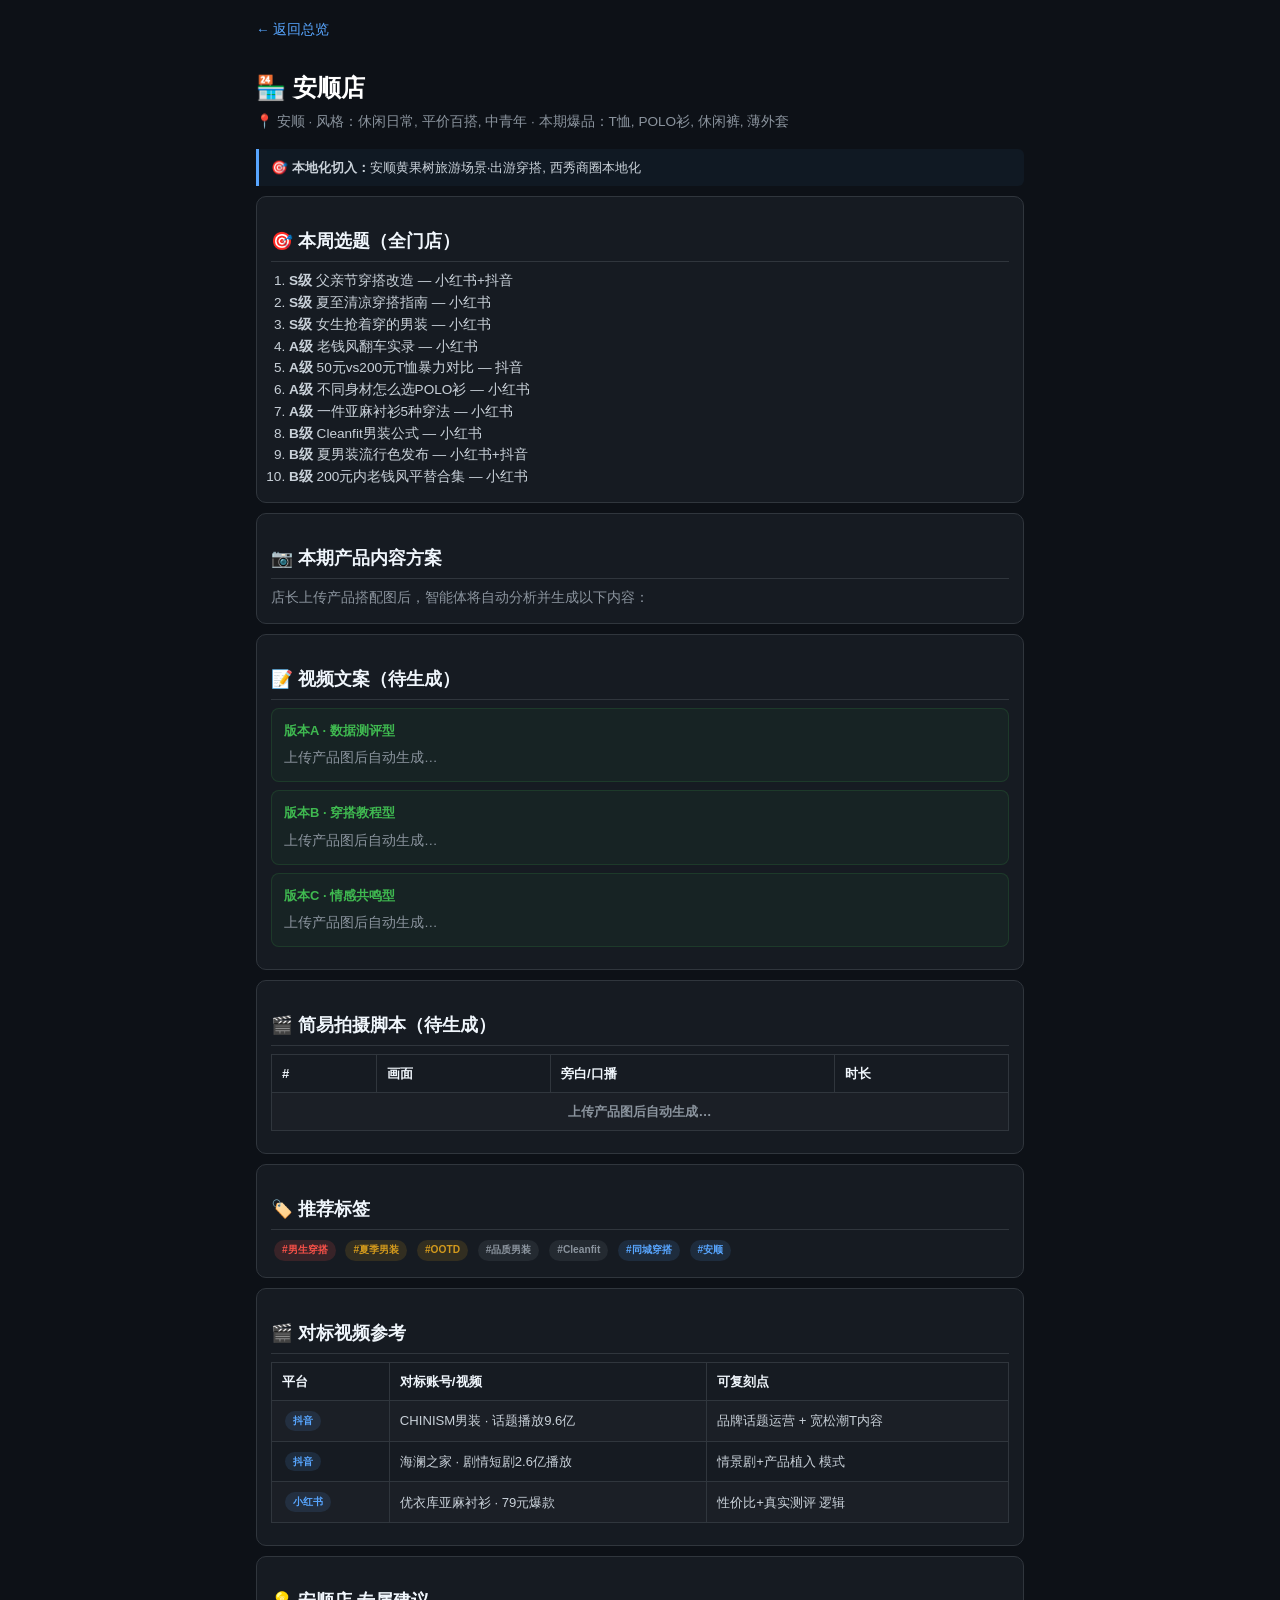
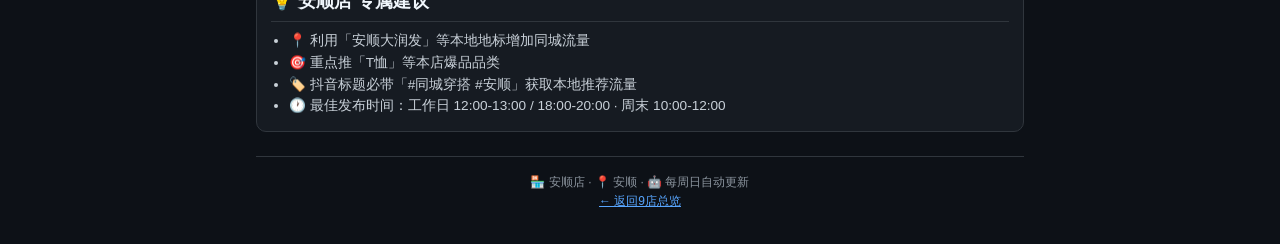
<file: stores/anshun.html>
<!DOCTYPE html>
<html lang="zh-CN">
<head>
<meta charset="UTF-8">
<meta name="viewport" content="width=device-width, initial-scale=1.0">
<title>安顺店 · 选题中心</title>
<style>
:root{--bg:#0d1117;--card:#161b22;--border:#30363d;--text:#c9d1d9;--muted:#8b949e;--blue:#58a6ff;--red:#f85149;--orange:#d2991d;--green:#3fb950;--purple:#a371f7}
*{margin:0;padding:0;box-sizing:border-box}
body{background:var(--bg);color:var(--text);font-family:-apple-system,BlinkMacSystemFont,"PingFang SC","Microsoft YaHei",sans-serif;line-height:1.6;padding:16px;max-width:800px;margin:0 auto}
h1{font-size:1.5em;color:#fff;margin:16px 0 4px}
h2{font-size:1.1em;color:#f0f6fc;margin:16px 0 8px;padding-bottom:6px;border-bottom:1px solid var(--border)}
.subtitle{color:var(--muted);font-size:.85em;margin-bottom:16px}
.card{background:var(--card);border:1px solid var(--border);border-radius:10px;padding:14px;margin:10px 0}
.tag{display:inline-block;padding:2px 8px;border-radius:12px;font-size:.75em;font-weight:600;margin:2px 3px}
.tag-s{background:rgba(248,81,73,.15);color:var(--red)}.tag-a{background:rgba(210,153,29,.15);color:var(--orange)}.tag-b{background:rgba(139,148,158,.12);color:var(--muted)}
.platform{background:rgba(88,166,255,.12);color:var(--blue)}
table{width:100%;border-collapse:collapse;font-size:.82em;margin:8px 0}
th,td{text-align:left;padding:8px 10px;border:1px solid var(--border)}
th{background:var(--card);color:#f0f6fc}
tr:nth-child(even){background:rgba(255,255,255,.02)}
.result-box{background:rgba(63,185,80,.05);border:1px solid rgba(63,185,80,.15);border-radius:8px;padding:12px;margin:8px 0;font-size:.85em}
.result-box h3{font-size:.95em;margin-bottom:6px;color:var(--green)}
.script-table td:first-child{width:60px;text-align:center;font-weight:700;color:var(--muted)}
.nav-back{display:inline-block;color:var(--blue);text-decoration:none;font-size:.85em;margin-bottom:12px}
.footer{text-align:center;color:var(--muted);font-size:.75em;margin:24px 0 16px;padding-top:16px;border-top:1px solid var(--border)}
ol,ul{padding-left:18px;font-size:.85em}.highlight{border-left:3px solid var(--blue);padding:8px 12px;margin:8px 0;background:rgba(88,166,255,.05);border-radius:0 6px 6px 0;font-size:.83em}
</style>
</head>
<body>

<a href="../index.html" class="nav-back">← 返回总览</a>
<h1>🏪 安顺店</h1>
<p class="subtitle">📍 安顺 · 风格：休闲日常, 平价百搭, 中青年 · 本期爆品：T恤, POLO衫, 休闲裤, 薄外套</p>

<div class="highlight">
🎯 <strong>本地化切入：</strong>安顺黄果树旅游场景·出游穿搭, 西秀商圈本地化
</div>


<div class="card">
<h2>🎯 本周选题（全门店）</h2>
<ol>
<li><strong>S级</strong> 父亲节穿搭改造 — 小红书+抖音</li>
<li><strong>S级</strong> 夏至清凉穿搭指南 — 小红书</li>
<li><strong>S级</strong> 女生抢着穿的男装 — 小红书</li>
<li><strong>A级</strong> 老钱风翻车实录 — 小红书</li>
<li><strong>A级</strong> 50元vs200元T恤暴力对比 — 抖音</li>
<li><strong>A级</strong> 不同身材怎么选POLO衫 — 小红书</li>
<li><strong>A级</strong> 一件亚麻衬衫5种穿法 — 小红书</li>
<li><strong>B级</strong> Cleanfit男装公式 — 小红书</li>
<li><strong>B级</strong> 夏男装流行色发布 — 小红书+抖音</li>
<li><strong>B级</strong> 200元内老钱风平替合集 — 小红书</li>
</ol>
</div>


<div class="card">
<h2>📷 本期产品内容方案</h2>
<p style="font-size:.85em;color:var(--muted)">店长上传产品搭配图后，智能体将自动分析并生成以下内容：</p>
</div>

<div class="card">
<h2>📝 视频文案（待生成）</h2>

<div class="result-box">
<h3>版本A · 数据测评型</h3>
<p style="color:var(--muted)">上传产品图后自动生成…</p>
</div>

<div class="result-box">
<h3>版本B · 穿搭教程型</h3>
<p style="color:var(--muted)">上传产品图后自动生成…</p>
</div>

<div class="result-box">
<h3>版本C · 情感共鸣型</h3>
<p style="color:var(--muted)">上传产品图后自动生成…</p>
</div>
</div>

<div class="card">
<h2>🎬 简易拍摄脚本（待生成）</h2>
<table class="script-table">
<tr><th>#</th><th>画面</th><th>旁白/口播</th><th>时长</th></tr>
<tr><td colspan="4" style="color:var(--muted);text-align:center">上传产品图后自动生成…</td></tr>
</table>
</div>

<div class="card">
<h2>🏷️ 推荐标签</h2>
<p style="font-size:.85em">
<span class="tag tag-s">#男生穿搭</span>
<span class="tag tag-a">#夏季男装</span>
<span class="tag tag-a">#OOTD</span>
<span class="tag tag-b">#品质男装</span>
<span class="tag tag-b">#Cleanfit</span>
<span class="tag platform">#同城穿搭</span>
<span class="tag platform">#安顺</span>
</p>
</div>

<div class="card">
<h2>🎬 对标视频参考</h2>
<table>
<tr><th>平台</th><th>对标账号/视频</th><th>可复刻点</th></tr>
<tr><td><span class="tag platform">抖音</span></td><td>CHINISM男装 · 话题播放9.6亿</td><td>品牌话题运营 + 宽松潮T内容</td></tr>
<tr><td><span class="tag platform">抖音</span></td><td>海澜之家 · 剧情短剧2.6亿播放</td><td>情景剧+产品植入 模式</td></tr>
<tr><td><span class="tag platform">小红书</span></td><td>优衣库亚麻衬衫 · 79元爆款</td><td>性价比+真实测评 逻辑</td></tr>
</table>
</div>

<div class="card">
<h2>💡 安顺店 专属建议</h2>
<ul>
<li>📍 利用「安顺大润发」等本地地标增加同城流量</li>
<li>🎯 重点推「T恤」等本店爆品品类</li>
<li>🏷️ 抖音标题必带「#同城穿搭 #安顺」获取本地推荐流量</li>
<li>🕐 最佳发布时间：工作日 12:00-13:00 / 18:00-20:00 · 周末 10:00-12:00</li>
</ul>
</div>

<div class="footer">
🏪 安顺店 · 📍 安顺 · 🤖 每周日自动更新<br>
<a href="../index.html" style="color:var(--blue)">← 返回9店总览</a>
</div>
</body>
</html>
</file>
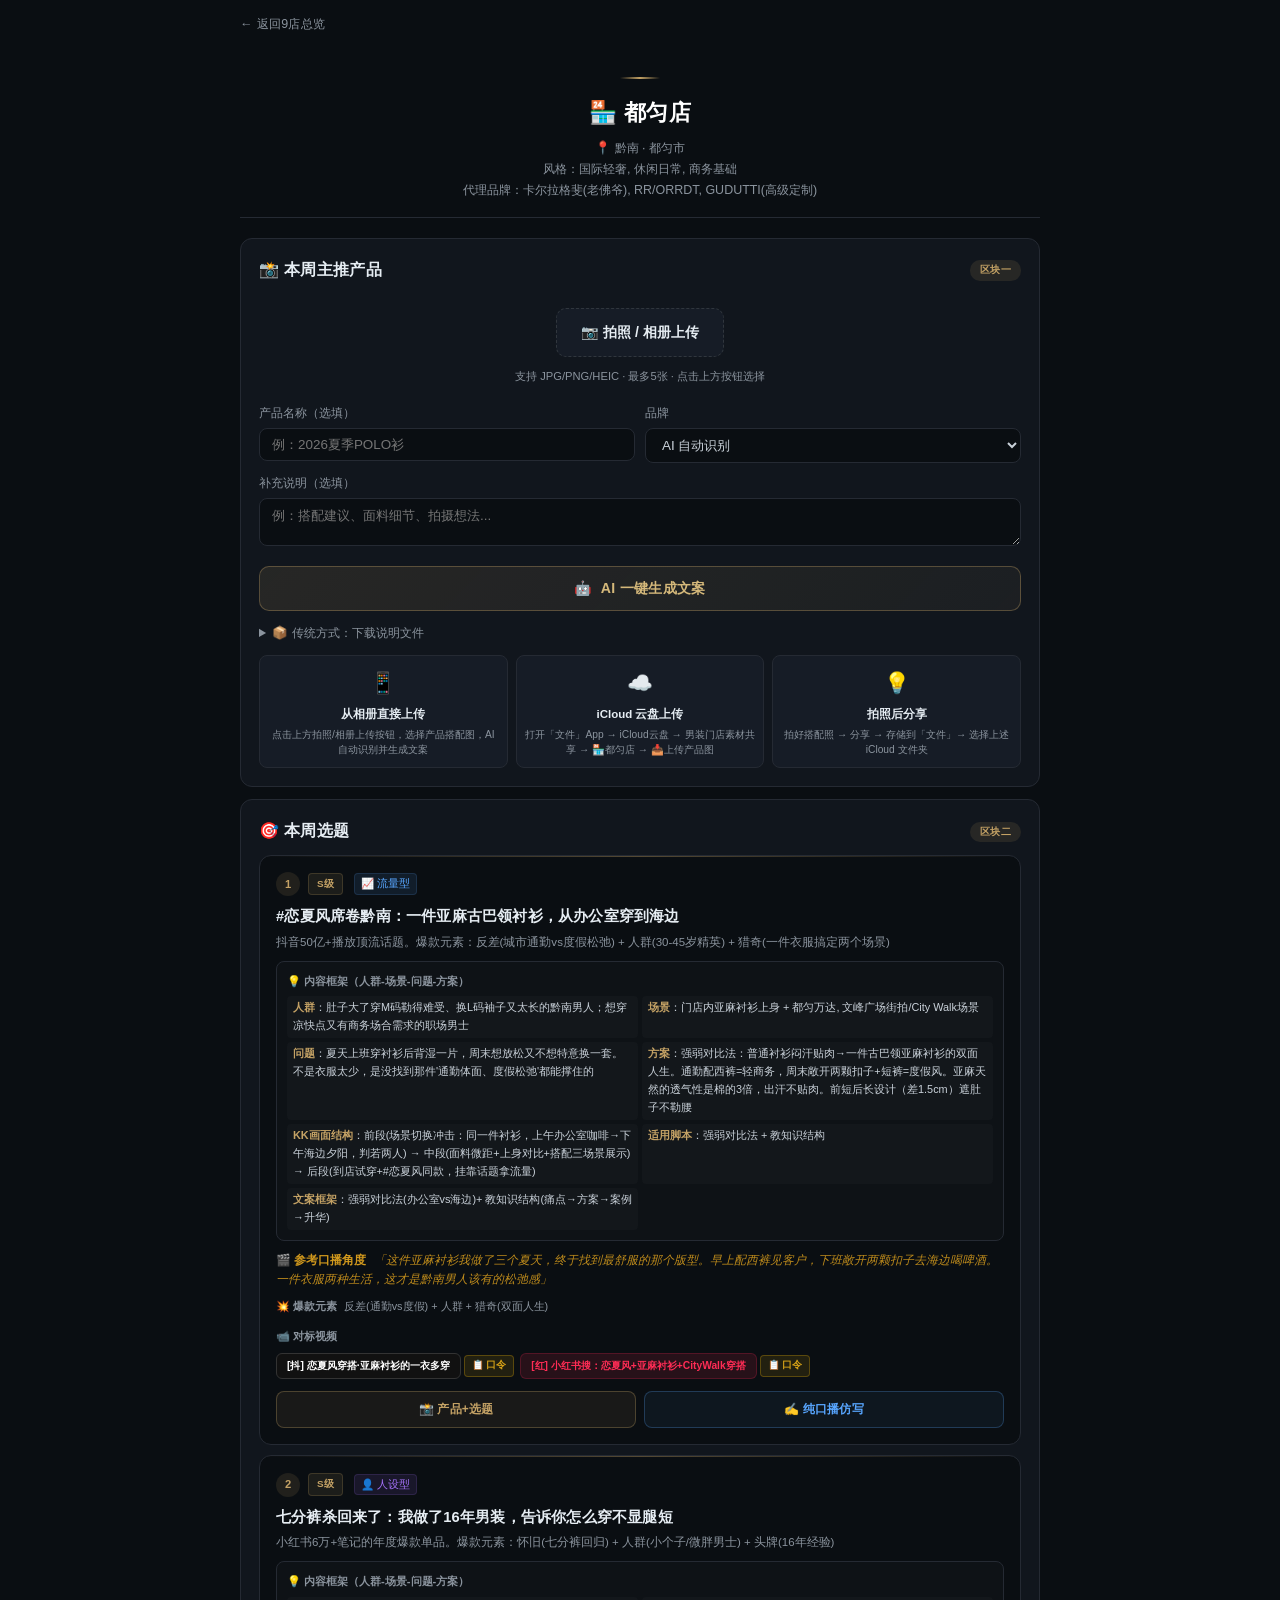
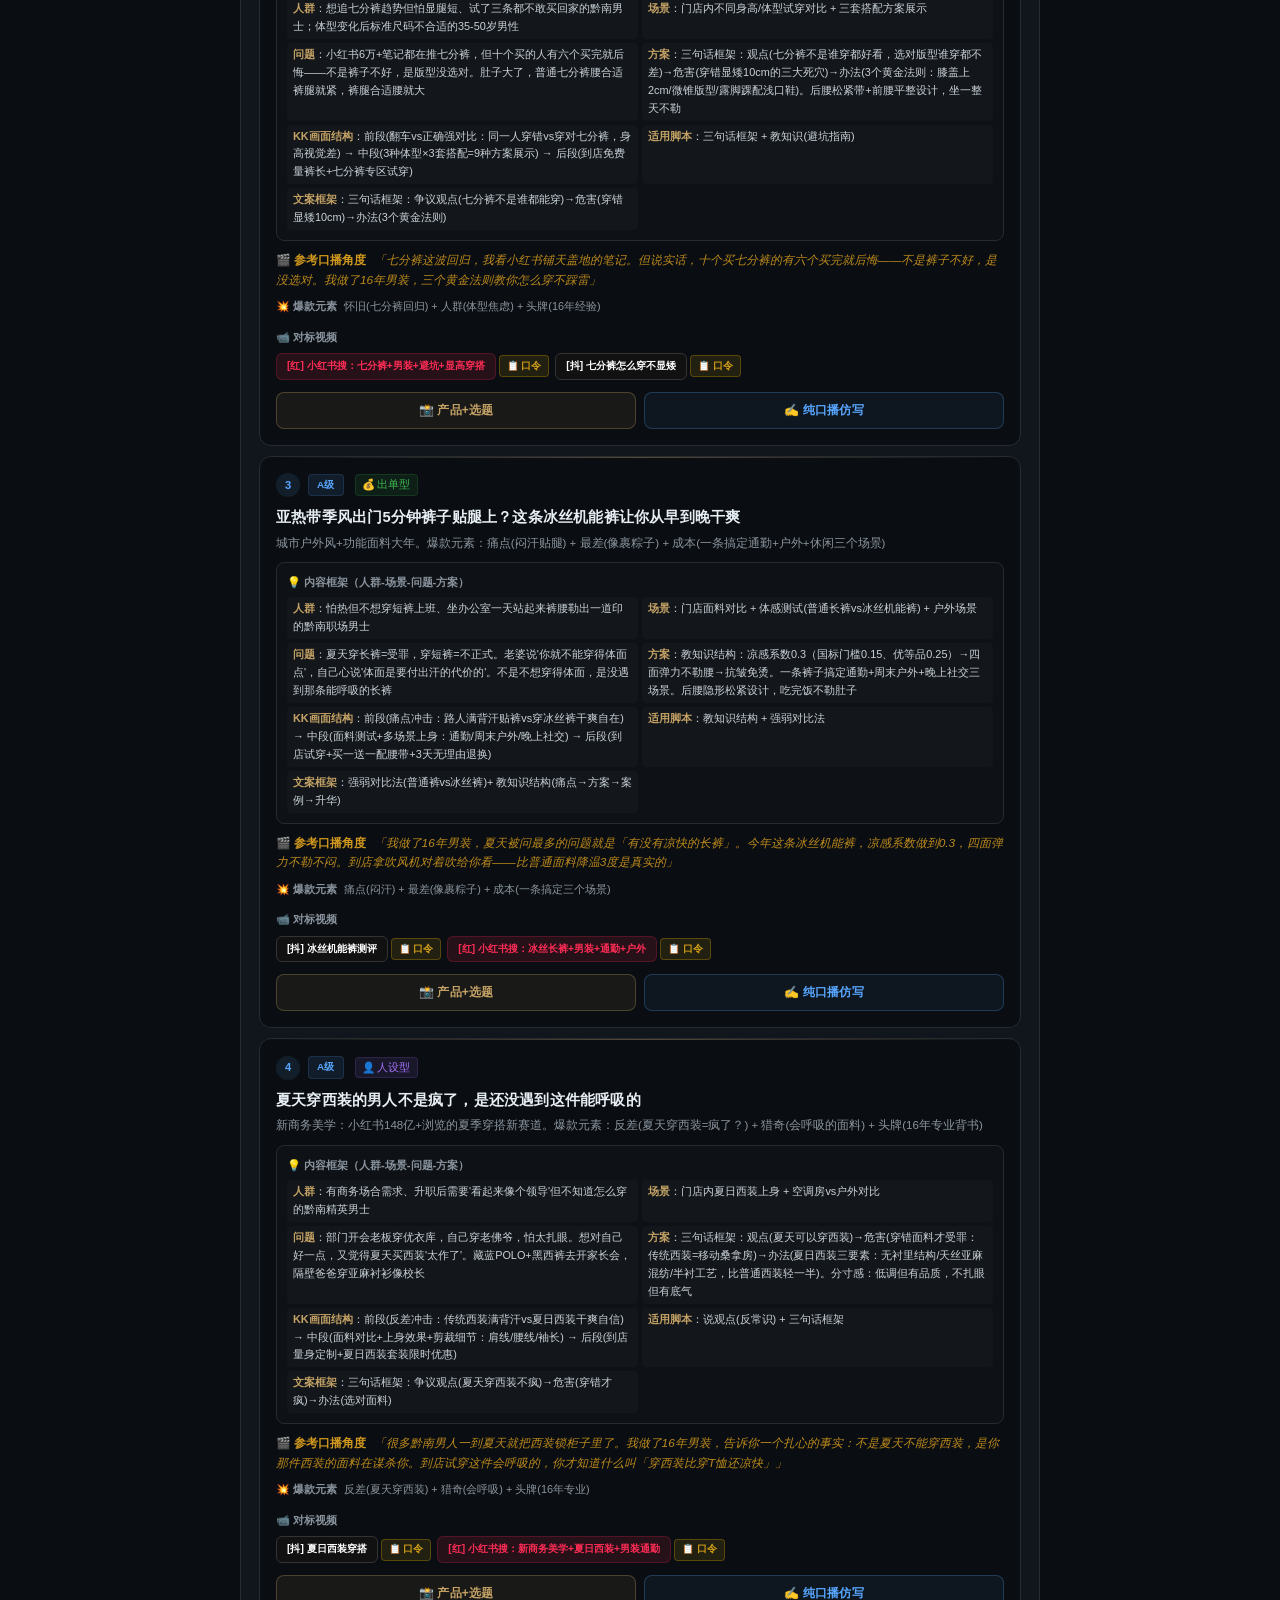
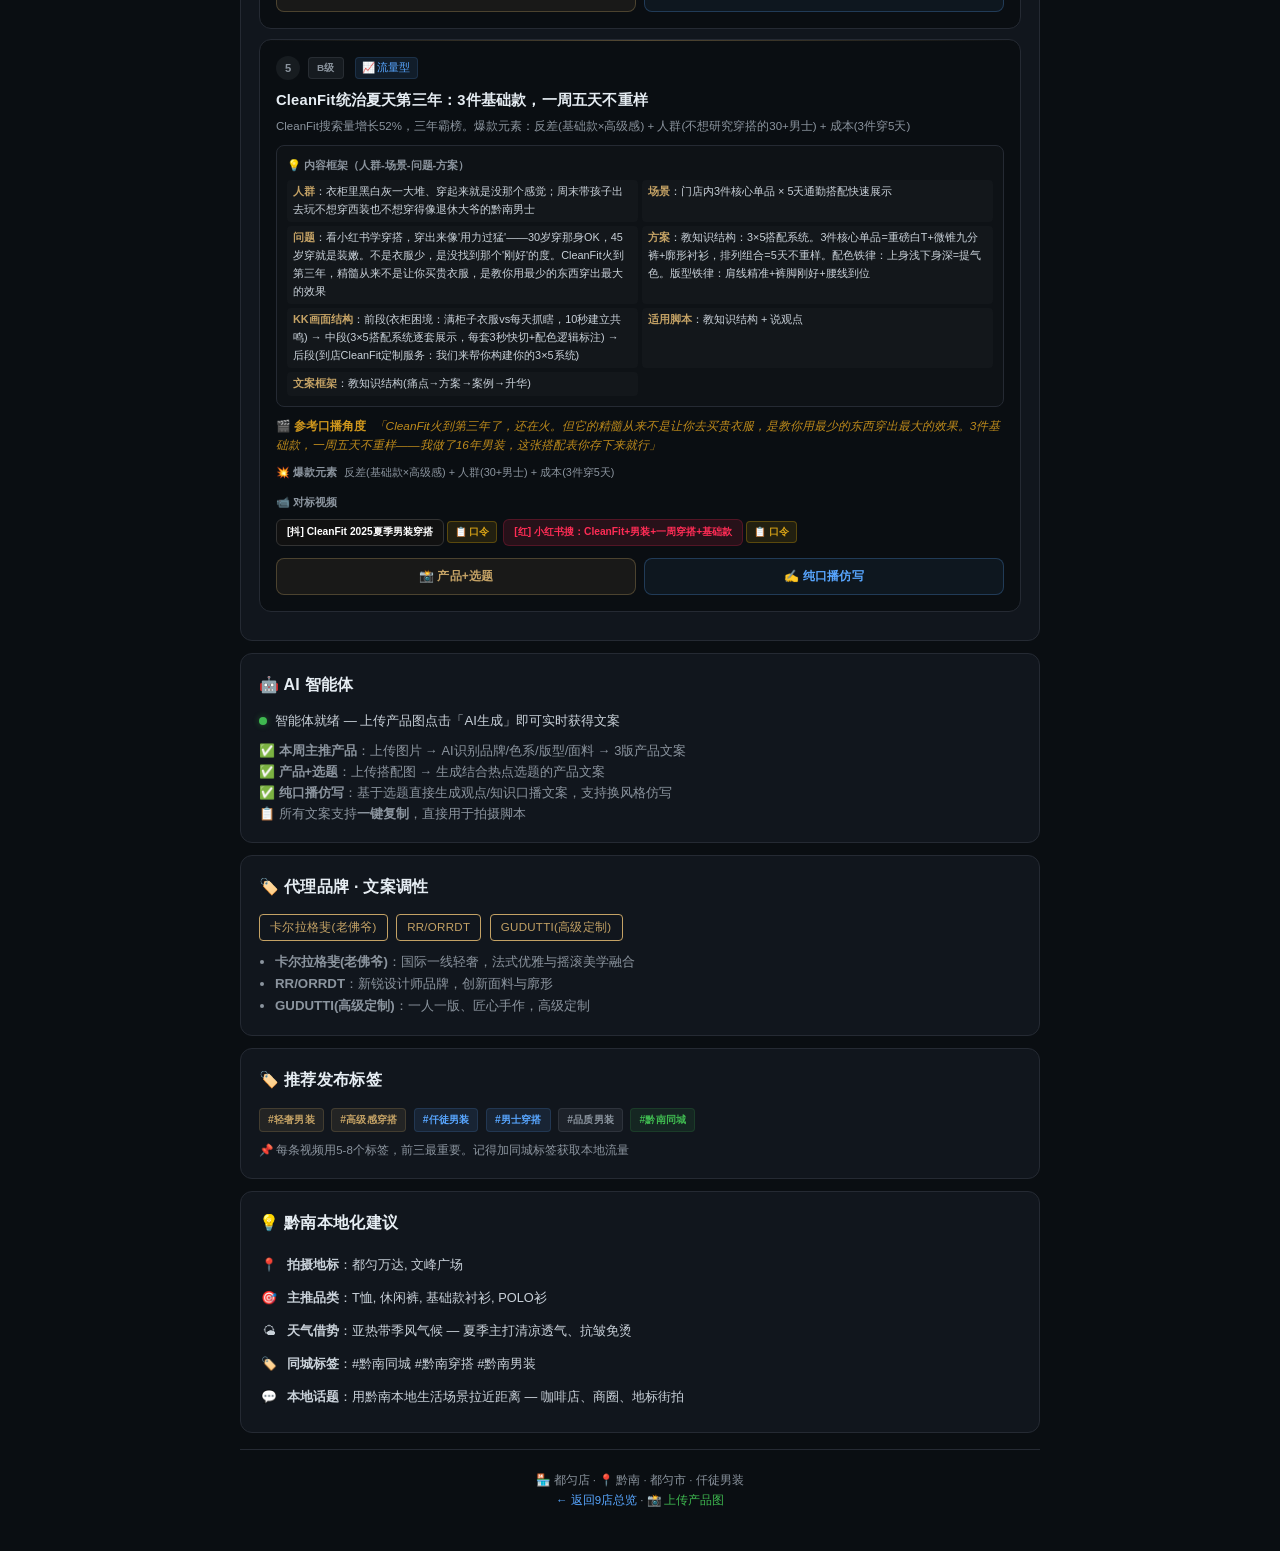
<file: stores/duyun.html>
<!DOCTYPE html>
<html lang="zh-CN">
<head>
<meta charset="UTF-8">
<meta name="viewport" content="width=device-width, initial-scale=1.0, user-scalable=yes">
<title>都匀店 · 仟徒男装</title>
<link rel="stylesheet" href="../css/store.css?v=1782382795">
</head>
<body>

<a href="../index.html" class="nav-back">← 返回9店总览</a>

<div class="store-header">
<h1>🏪 都匀店</h1>
<p class="subtitle">📍 黔南 · 都匀市<br>风格：国际轻奢, 休闲日常, 商务基础<br>代理品牌：卡尔拉格斐(老佛爷), RR/ORRDT, GUDUTTI(高级定制)</p>
</div>

<!-- ===== 区块一：📸 本周主推产品 ===== -->
<div class="zone zone-product card" id="upload-zone">
<div class="zone-header">
  <h2>📸 本周主推产品</h2>
  <span class="zone-badge">区块一</span>
</div>

<!-- 图片选择 (修复iOS: label包裹方式) -->
<div class="photo-upload-area" id="photo-area">
  <label for="prod-photos" class="photo-upload-label">📷 拍照 / 相册上传</label>
  <input type="file" id="prod-photos" accept="image/*" multiple class="photo-input-hidden">
  <div class="photo-upload-hint">
    支持 JPG/PNG/HEIC · 最多5张 · 点击上方按钮选择
    <span id="photo-count"></span>
  </div>
</div>
<div class="photo-previews" id="photo-previews"></div>

<!-- AI视觉自动识别颜色/品牌/风格，无需手动选择 -->
<div class="product-form" id="product-form"
     data-store-name="都匀店"
     data-store-id="duyun"
     data-store-brands="卡尔拉格斐(老佛爷), RR/ORRDT, GUDUTTI(高级定制)"
     data-worker-url="https://interviews-encounter-jack-sand.trycloudflare.com"
     data-store-city="黔南">
  <div class="form-row">
    <div>
      <label>产品名称（选填）</label>
      <input type="text" id="prod-name" placeholder="例：2026夏季POLO衫">
    </div>
    <div>
      <label>品牌</label>
      <select id="prod-brand">
        <option value="">AI 自动识别</option>
<option value="卡尔拉格斐(老佛爷)">卡尔拉格斐(老佛爷)</option>
<option value="RR/ORRDT">RR/ORRDT</option>
<option value="GUDUTTI(高级定制)">GUDUTTI(高级定制)</option>
      </select>
    </div>
  </div>
  <div>
    <label>补充说明（选填）</label>
    <textarea id="prod-notes" placeholder="例：搭配建议、面料细节、拍摄想法..." rows="2"></textarea>
  </div>

  <!-- 主操作按钮 -->
  <div class="form-actions">
    <button class="btn-generate" id="btn-generate">
      <span class="btn-generate-icon">🤖</span>
      <span class="btn-generate-text">AI 一键生成文案</span>
    </button>
  </div>

  <!-- 状态区 -->
  <div class="state-section hidden" id="state-uploading">
    <div class="loading-spinner"></div>
    <p class="state-text">🔄 正在处理图片...</p>
  </div>
  <div class="state-section hidden" id="state-analyzing">
    <div class="loading-spinner"></div>
    <p class="state-text">🤖 AI 正在分析商品...</p>
    <p class="state-hint">品牌识别 · 风格分析 · 卖点提炼 · 3版文案生成</p>
  </div>
  <div class="state-section hidden" id="state-error">
    <p class="error-msg">⚠️ <span id="error-text"></span></p>
    <button class="btn-retry" id="btn-retry">🔄 重试</button>
  </div>

  <!-- AI 识别结果摘要 -->
  <div class="analysis-summary hidden" id="analysis-summary"></div>

  <!-- 文案结果 -->
  <div class="results-section hidden" id="results-section">
    <div class="results-header">
      <h3>✍️ 生成结果</h3>
      <button class="btn-copy-all" id="btn-copy-all">📋 一键复制全部</button>
    </div>
    <div id="copy-cards"></div>
    <div class="results-actions">
      <button class="btn-regenerate" id="btn-regenerate">🔄 重新生成</button>
    </div>
  </div>

  <!-- 传统方式（折叠保留） -->
  <details class="legacy-section">
    <summary>📦 传统方式：下载说明文件</summary>
    <div class="form-actions" style="margin-top:8px">
      <button class="btn-secondary" id="btn-download-txt">📥 下载产品说明文件</button>
      <button class="btn-copy" id="btn-copy-text">📋 复制文本</button>
    </div>
    <div id="preview-box" class="preview-box hidden"></div>
  </details>
</div>

<!-- iCloud 上传方式（保留作为备用） -->
<div class="upload-methods">
  <div class="upload-method">
    <span class="method-icon">📱</span>
    <div class="method-title">从相册直接上传</div>
    <div class="method-desc">点击上方拍照/相册上传按钮，选择产品搭配图，AI自动识别并生成文案</div>
  </div>
  <div class="upload-method">
    <span class="method-icon">☁️</span>
    <div class="method-title">iCloud 云盘上传</div>
    <div class="method-desc">打开「文件」App → iCloud云盘 → 男装门店素材共享 → 🏪都匀店 → 📥上传产品图</div>
  </div>
  <div class="upload-method">
    <span class="method-icon">💡</span>
    <div class="method-title">拍照后分享</div>
    <div class="method-desc">拍好搭配照 → 分享 → 存储到「文件」→ 选择上述 iCloud 文件夹</div>
  </div>
</div>
</div>

<!-- ===== 区块二：🎯 本周选题 ===== -->
<div class="zone zone-topics card">
<div class="zone-header">
  <h2>🎯 本周选题</h2>
  <span class="zone-badge">区块二</span>
</div>
<div id="wechat-notice" class="wechat-notice hidden">
  💡 微信内无法直接跳转抖音/小红书App，请点击右上角 <strong>「在Safari中打开」</strong> 或使用视频旁的 📋<strong>口令</strong>按钮复制搜索词后到App内搜索
</div>

<div class="topic-card" data-topic-data='{"title": "#恋夏风席卷黔南：一件亚麻古巴领衬衫，从办公室穿到海边", "ctype": "流量型", "angle": "这件亚麻衬衫我做了三个夏天，终于找到最舒服的那个版型。早上配西裤见客户，下班敞开两颗扣子去海边喝啤酒。一件衣服两种生活，这才是黔南男人该有的松弛感", "framework": {"人群": "肚子大了穿M码勒得难受、换L码袖子又太长的黔南男人；想穿凉快点又有商务场合需求的职场男士", "场景": "门店内亚麻衬衫上身 + 都匀万达, 文峰广场街拍/City Walk场景", "问题": "夏天上班穿衬衫后背湿一片，周末想放松又不想特意换一套。不是衣服太少，是没找到那件&#39;通勤体面、度假松弛&#39;都能撑住的", "方案": "强弱对比法：普通衬衫闷汗贴肉→一件古巴领亚麻衬衫的双面人生。通勤配西裤=轻商务，周末敞开两颗扣子+短裤=度假风。亚麻天然的透气性是棉的3倍，出汗不贴肉。前短后长设计（差1.5cm）遮肚子不勒腰", "KK画面结构": "前段(场景切换冲击：同一件衬衫，上午办公室咖啡→下午海边夕阳，判若两人) → 中段(面料微距+上身对比+搭配三场景展示) → 后段(到店试穿+#恋夏风同款，挂靠话题拿流量)", "适用脚本": "强弱对比法 + 教知识结构", "文案框架": "强弱对比法(办公室vs海边)+ 教知识结构(痛点→方案→案例→升华)"}, "grade": "S", "idx": 0}'>
<div class="topic-card-hd">
  <span class="topic-card-num s">1</span>
  <span class="topic-card-grade tag tag-s">S级</span>
  <span class="topic-card-ctype ctype-flow">📈 流量型</span>
</div>
<div class="topic-card-title">#恋夏风席卷黔南：一件亚麻古巴领衬衫，从办公室穿到海边</div>
<div class="topic-card-desc">抖音50亿+播放顶流话题。爆款元素：反差(城市通勤vs度假松弛) + 人群(30-45岁精英) + 猎奇(一件衣服搞定两个场景)</div>

<div class="topic-card-framework">
  <div class="fw-title">💡 内容框架（人群-场景-问题-方案）</div>
  <div class="fw-grid"><span class="fw-item"><b>人群</b>：肚子大了穿M码勒得难受、换L码袖子又太长的黔南男人；想穿凉快点又有商务场合需求的职场男士</span><span class="fw-item"><b>场景</b>：门店内亚麻衬衫上身 + 都匀万达, 文峰广场街拍/City Walk场景</span><span class="fw-item"><b>问题</b>：夏天上班穿衬衫后背湿一片，周末想放松又不想特意换一套。不是衣服太少，是没找到那件'通勤体面、度假松弛'都能撑住的</span><span class="fw-item"><b>方案</b>：强弱对比法：普通衬衫闷汗贴肉→一件古巴领亚麻衬衫的双面人生。通勤配西裤=轻商务，周末敞开两颗扣子+短裤=度假风。亚麻天然的透气性是棉的3倍，出汗不贴肉。前短后长设计（差1.5cm）遮肚子不勒腰</span><span class="fw-item"><b>KK画面结构</b>：前段(场景切换冲击：同一件衬衫，上午办公室咖啡→下午海边夕阳，判若两人) → 中段(面料微距+上身对比+搭配三场景展示) → 后段(到店试穿+#恋夏风同款，挂靠话题拿流量)</span><span class="fw-item"><b>适用脚本</b>：强弱对比法 + 教知识结构</span><span class="fw-item"><b>文案框架</b>：强弱对比法(办公室vs海边)+ 教知识结构(痛点→方案→案例→升华)</span></div>
</div>

<div class="topic-card-angle">
  <span class="angle-label">🎬 参考口播角度</span>
  <span class="angle-text">「这件亚麻衬衫我做了三个夏天，终于找到最舒服的那个版型。早上配西裤见客户，下班敞开两颗扣子去海边喝啤酒。一件衣服两种生活，这才是黔南男人该有的松弛感」</span>
</div>

<div class="topic-card-explosive">
  <span class="angle-label">💥 爆款元素</span>
  <span>反差(通勤vs度假) + 人群 + 猎奇(双面人生)</span>
</div>

<div class="topic-card-videos">
  <span class="video-label">📹 对标视频</span>
  <div class="video-links"><span class="video-link-wrap">
            <a href="https://www.douyin.com/search/恋夏风+男装+亚麻衬衫" target="_blank" rel="noopener" class="video-link plat-dy" data-platform="douyin">[抖] 恋夏风穿搭·亚麻衬衫的一衣多穿</a>
            <button class="btn-copy-code" data-platform="douyin" data-search="恋夏风 男装 亚麻衬衫 一衣多穿" data-url="https://www.douyin.com/search/恋夏风+男装+亚麻衬衫" title="打开抖音搜索「恋夏风 男装 亚麻衬衫 一衣多穿」">📋 口令</button>
            </span> <span class="video-link-wrap">
            <a href="https://www.xiaohongshu.com/search_result?keyword=恋夏风+亚麻衬衫+CityWalk" target="_blank" rel="noopener" class="video-link plat-xhs" data-platform="xhs">[红] 小红书搜：恋夏风+亚麻衬衫+CityWalk穿搭</a>
            <button class="btn-copy-code" data-platform="xhs" data-search="恋夏风 亚麻衬衫 CityWalk 男装" data-url="https://www.xiaohongshu.com/search_result?keyword=恋夏风+亚麻衬衫+CityWalk" title="打开小红书搜索「恋夏风 亚麻衬衫 CityWalk 男装」">📋 口令</button>
            </span> </div>
</div>

<div class="topic-card-action">
  <div class="topic-actions topic-actions-3">
    <button class="btn-topic-product" data-topic-idx="0" data-mode="product_topic">
      📸 产品+选题
    </button>
    <button class="btn-topic-oral" data-topic-idx="0" data-mode="oral_rewrite">
      ✍️ 纯口播仿写
    </button>
  </div>
</div>

<!-- 选题内嵌结果区（产品+选题 / 纯口播仿写） -->
<div class="topic-result hidden" id="topic-result-0">
  <div class="topic-result-loading hidden" id="topic-loading-0">
    <div class="loading-spinner"></div>
    <p class="state-text">🤖 AI 正在生成...</p>
  </div>
  <div class="topic-result-error hidden" id="topic-error-0">
    <p class="error-msg"></p>
    <button class="btn-retry btn-retry-topic" data-topic-idx="0">🔄 重试</button>
  </div>
  <div class="topic-result-content" id="topic-content-0"></div>
  <div class="topic-result-actions hidden" id="topic-actions-0">
    <button class="btn-topic-regenerate" data-topic-idx="0" data-mode="oral_rewrite">🔄 重新生成口播</button>
    <button class="btn-topic-regenerate" data-topic-idx="0" data-mode="product_topic">📸 换个产品重新生成</button>
  </div>
  <!-- 发布文案按钮（在基础文案生成后出现） -->
  <div class="topic-publish-area hidden" id="topic-publish-area-0">
    <div class="publish-divider">
      <span>📤 确认基础文案无误后，一键生成3版发布级文案</span>
    </div>
    <button class="btn-publish-copy" data-topic-idx="0" data-mode="publish_copy">
      📤 一键生成发布文案（3版）
    </button>
    <div class="topic-publish-result hidden" id="topic-publish-result-0">
      <div class="topic-publish-loading hidden" id="topic-publish-loading-0">
        <div class="loading-spinner"></div>
        <p class="state-text">🤖 正在生成3版发布文案...</p>
      </div>
      <div class="topic-publish-error hidden" id="topic-publish-error-0">
        <p class="error-msg"></p>
        <button class="btn-retry btn-retry-publish" data-topic-idx="0">🔄 重试</button>
      </div>
      <div class="topic-publish-content" id="topic-publish-content-0"></div>
    </div>
  </div>
</div>
</div>
<div class="topic-card" data-topic-data='{"title": "七分裤杀回来了：我做了16年男装，告诉你怎么穿不显腿短", "ctype": "人设型", "angle": "七分裤这波回归，我看小红书铺天盖地的笔记。但说实话，十个买七分裤的有六个买完就后悔——不是裤子不好，是没选对。我做了16年男装，三个黄金法则教你怎么穿不踩雷", "framework": {"人群": "想追七分裤趋势但怕显腿短、试了三条都不敢买回家的黔南男士；体型变化后标准尺码不合适的35-50岁男性", "场景": "门店内不同身高/体型试穿对比 + 三套搭配方案展示", "问题": "小红书6万+笔记都在推七分裤，但十个买的人有六个买完就后悔——不是裤子不好，是版型没选对。肚子大了，普通七分裤腰合适裤腿就紧，裤腿合适腰就大", "方案": "三句话框架：观点(七分裤不是谁穿都好看，选对版型谁穿都不差)→危害(穿错显矮10cm的三大死穴)→办法(3个黄金法则：膝盖上2cm/微锥版型/露脚踝配浅口鞋)。后腰松紧带+前腰平整设计，坐一整天不勒", "KK画面结构": "前段(翻车vs正确强对比：同一人穿错vs穿对七分裤，身高视觉差) → 中段(3种体型×3套搭配=9种方案展示) → 后段(到店免费量裤长+七分裤专区试穿)", "适用脚本": "三句话框架 + 教知识(避坑指南)", "文案框架": "三句话框架：争议观点(七分裤不是谁都能穿)→危害(穿错显矮10cm)→办法(3个黄金法则)"}, "grade": "S", "idx": 1}'>
<div class="topic-card-hd">
  <span class="topic-card-num s">2</span>
  <span class="topic-card-grade tag tag-s">S级</span>
  <span class="topic-card-ctype ctype-persona">👤 人设型</span>
</div>
<div class="topic-card-title">七分裤杀回来了：我做了16年男装，告诉你怎么穿不显腿短</div>
<div class="topic-card-desc">小红书6万+笔记的年度爆款单品。爆款元素：怀旧(七分裤回归) + 人群(小个子/微胖男士) + 头牌(16年经验)</div>

<div class="topic-card-framework">
  <div class="fw-title">💡 内容框架（人群-场景-问题-方案）</div>
  <div class="fw-grid"><span class="fw-item"><b>人群</b>：想追七分裤趋势但怕显腿短、试了三条都不敢买回家的黔南男士；体型变化后标准尺码不合适的35-50岁男性</span><span class="fw-item"><b>场景</b>：门店内不同身高/体型试穿对比 + 三套搭配方案展示</span><span class="fw-item"><b>问题</b>：小红书6万+笔记都在推七分裤，但十个买的人有六个买完就后悔——不是裤子不好，是版型没选对。肚子大了，普通七分裤腰合适裤腿就紧，裤腿合适腰就大</span><span class="fw-item"><b>方案</b>：三句话框架：观点(七分裤不是谁穿都好看，选对版型谁穿都不差)→危害(穿错显矮10cm的三大死穴)→办法(3个黄金法则：膝盖上2cm/微锥版型/露脚踝配浅口鞋)。后腰松紧带+前腰平整设计，坐一整天不勒</span><span class="fw-item"><b>KK画面结构</b>：前段(翻车vs正确强对比：同一人穿错vs穿对七分裤，身高视觉差) → 中段(3种体型×3套搭配=9种方案展示) → 后段(到店免费量裤长+七分裤专区试穿)</span><span class="fw-item"><b>适用脚本</b>：三句话框架 + 教知识(避坑指南)</span><span class="fw-item"><b>文案框架</b>：三句话框架：争议观点(七分裤不是谁都能穿)→危害(穿错显矮10cm)→办法(3个黄金法则)</span></div>
</div>

<div class="topic-card-angle">
  <span class="angle-label">🎬 参考口播角度</span>
  <span class="angle-text">「七分裤这波回归，我看小红书铺天盖地的笔记。但说实话，十个买七分裤的有六个买完就后悔——不是裤子不好，是没选对。我做了16年男装，三个黄金法则教你怎么穿不踩雷」</span>
</div>

<div class="topic-card-explosive">
  <span class="angle-label">💥 爆款元素</span>
  <span>怀旧(七分裤回归) + 人群(体型焦虑) + 头牌(16年经验)</span>
</div>

<div class="topic-card-videos">
  <span class="video-label">📹 对标视频</span>
  <div class="video-links"><span class="video-link-wrap">
            <a href="https://www.xiaohongshu.com/search_result?keyword=七分裤+男装+避坑+显高" target="_blank" rel="noopener" class="video-link plat-xhs" data-platform="xhs">[红] 小红书搜：七分裤+男装+避坑+显高穿搭</a>
            <button class="btn-copy-code" data-platform="xhs" data-search="七分裤 男装 避坑 显高 穿搭" data-url="https://www.xiaohongshu.com/search_result?keyword=七分裤+男装+避坑+显高" title="打开小红书搜索「七分裤 男装 避坑 显高 穿搭」">📋 口令</button>
            </span> <span class="video-link-wrap">
            <a href="https://www.douyin.com/search/七分裤+男+怎么穿+不显矮" target="_blank" rel="noopener" class="video-link plat-dy" data-platform="douyin">[抖] 七分裤怎么穿不显矮</a>
            <button class="btn-copy-code" data-platform="douyin" data-search="七分裤 男生 怎么穿 显高" data-url="https://www.douyin.com/search/七分裤+男+怎么穿+不显矮" title="打开抖音搜索「七分裤 男生 怎么穿 显高」">📋 口令</button>
            </span> </div>
</div>

<div class="topic-card-action">
  <div class="topic-actions topic-actions-3">
    <button class="btn-topic-product" data-topic-idx="1" data-mode="product_topic">
      📸 产品+选题
    </button>
    <button class="btn-topic-oral" data-topic-idx="1" data-mode="oral_rewrite">
      ✍️ 纯口播仿写
    </button>
  </div>
</div>

<!-- 选题内嵌结果区（产品+选题 / 纯口播仿写） -->
<div class="topic-result hidden" id="topic-result-1">
  <div class="topic-result-loading hidden" id="topic-loading-1">
    <div class="loading-spinner"></div>
    <p class="state-text">🤖 AI 正在生成...</p>
  </div>
  <div class="topic-result-error hidden" id="topic-error-1">
    <p class="error-msg"></p>
    <button class="btn-retry btn-retry-topic" data-topic-idx="1">🔄 重试</button>
  </div>
  <div class="topic-result-content" id="topic-content-1"></div>
  <div class="topic-result-actions hidden" id="topic-actions-1">
    <button class="btn-topic-regenerate" data-topic-idx="1" data-mode="oral_rewrite">🔄 重新生成口播</button>
    <button class="btn-topic-regenerate" data-topic-idx="1" data-mode="product_topic">📸 换个产品重新生成</button>
  </div>
  <!-- 发布文案按钮（在基础文案生成后出现） -->
  <div class="topic-publish-area hidden" id="topic-publish-area-1">
    <div class="publish-divider">
      <span>📤 确认基础文案无误后，一键生成3版发布级文案</span>
    </div>
    <button class="btn-publish-copy" data-topic-idx="1" data-mode="publish_copy">
      📤 一键生成发布文案（3版）
    </button>
    <div class="topic-publish-result hidden" id="topic-publish-result-1">
      <div class="topic-publish-loading hidden" id="topic-publish-loading-1">
        <div class="loading-spinner"></div>
        <p class="state-text">🤖 正在生成3版发布文案...</p>
      </div>
      <div class="topic-publish-error hidden" id="topic-publish-error-1">
        <p class="error-msg"></p>
        <button class="btn-retry btn-retry-publish" data-topic-idx="1">🔄 重试</button>
      </div>
      <div class="topic-publish-content" id="topic-publish-content-1"></div>
    </div>
  </div>
</div>
</div>
<div class="topic-card" data-topic-data='{"title": "亚热带季风出门5分钟裤子贴腿上？这条冰丝机能裤让你从早到晚干爽", "ctype": "出单型", "angle": "我做了16年男装，夏天被问最多的问题就是「有没有凉快的长裤」。今年这条冰丝机能裤，凉感系数做到0.3，四面弹力不勒不闷。到店拿吹风机对着吹给你看——比普通面料降温3度是真实的", "framework": {"人群": "怕热但不想穿短裤上班、坐办公室一天站起来裤腰勒出一道印的黔南职场男士", "场景": "门店面料对比 + 体感测试(普通长裤vs冰丝机能裤) + 户外场景", "问题": "夏天穿长裤=受罪，穿短裤=不正式。老婆说&#39;你就不能穿得体面点&#39;，自己心说&#39;体面是要付出汗的代价的&#39;。不是不想穿得体面，是没遇到那条能呼吸的长裤", "方案": "教知识结构：凉感系数0.3（国标门槛0.15、优等品0.25）→四面弹力不勒腰→抗皱免烫。一条裤子搞定通勤+周末户外+晚上社交三场景。后腰隐形松紧设计，吃完饭不勒肚子", "KK画面结构": "前段(痛点冲击：路人满背汗贴裤vs穿冰丝裤干爽自在) → 中段(面料测试+多场景上身：通勤/周末户外/晚上社交) → 后段(到店试穿+买一送一配腰带+3天无理由退换)", "适用脚本": "教知识结构 + 强弱对比法", "文案框架": "强弱对比法(普通裤vs冰丝裤)+ 教知识结构(痛点→方案→案例→升华)"}, "grade": "A", "idx": 2}'>
<div class="topic-card-hd">
  <span class="topic-card-num a">3</span>
  <span class="topic-card-grade tag tag-a">A级</span>
  <span class="topic-card-ctype ctype-order">💰 出单型</span>
</div>
<div class="topic-card-title">亚热带季风出门5分钟裤子贴腿上？这条冰丝机能裤让你从早到晚干爽</div>
<div class="topic-card-desc">城市户外风+功能面料大年。爆款元素：痛点(闷汗贴腿) + 最差(像裹粽子) + 成本(一条搞定通勤+户外+休闲三个场景)</div>

<div class="topic-card-framework">
  <div class="fw-title">💡 内容框架（人群-场景-问题-方案）</div>
  <div class="fw-grid"><span class="fw-item"><b>人群</b>：怕热但不想穿短裤上班、坐办公室一天站起来裤腰勒出一道印的黔南职场男士</span><span class="fw-item"><b>场景</b>：门店面料对比 + 体感测试(普通长裤vs冰丝机能裤) + 户外场景</span><span class="fw-item"><b>问题</b>：夏天穿长裤=受罪，穿短裤=不正式。老婆说'你就不能穿得体面点'，自己心说'体面是要付出汗的代价的'。不是不想穿得体面，是没遇到那条能呼吸的长裤</span><span class="fw-item"><b>方案</b>：教知识结构：凉感系数0.3（国标门槛0.15、优等品0.25）→四面弹力不勒腰→抗皱免烫。一条裤子搞定通勤+周末户外+晚上社交三场景。后腰隐形松紧设计，吃完饭不勒肚子</span><span class="fw-item"><b>KK画面结构</b>：前段(痛点冲击：路人满背汗贴裤vs穿冰丝裤干爽自在) → 中段(面料测试+多场景上身：通勤/周末户外/晚上社交) → 后段(到店试穿+买一送一配腰带+3天无理由退换)</span><span class="fw-item"><b>适用脚本</b>：教知识结构 + 强弱对比法</span><span class="fw-item"><b>文案框架</b>：强弱对比法(普通裤vs冰丝裤)+ 教知识结构(痛点→方案→案例→升华)</span></div>
</div>

<div class="topic-card-angle">
  <span class="angle-label">🎬 参考口播角度</span>
  <span class="angle-text">「我做了16年男装，夏天被问最多的问题就是「有没有凉快的长裤」。今年这条冰丝机能裤，凉感系数做到0.3，四面弹力不勒不闷。到店拿吹风机对着吹给你看——比普通面料降温3度是真实的」</span>
</div>

<div class="topic-card-explosive">
  <span class="angle-label">💥 爆款元素</span>
  <span>痛点(闷汗) + 最差(像裹粽子) + 成本(一条搞定三个场景)</span>
</div>

<div class="topic-card-videos">
  <span class="video-label">📹 对标视频</span>
  <div class="video-links"><span class="video-link-wrap">
            <a href="https://www.douyin.com/search/冰丝+机能裤+男+测评" target="_blank" rel="noopener" class="video-link plat-dy" data-platform="douyin">[抖] 冰丝机能裤测评</a>
            <button class="btn-copy-code" data-platform="douyin" data-search="冰丝 机能裤 男 测评" data-url="https://www.douyin.com/search/冰丝+机能裤+男+测评" title="打开抖音搜索「冰丝 机能裤 男 测评」">📋 口令</button>
            </span> <span class="video-link-wrap">
            <a href="https://www.xiaohongshu.com/search_result?keyword=冰丝长裤+男装+通勤+户外" target="_blank" rel="noopener" class="video-link plat-xhs" data-platform="xhs">[红] 小红书搜：冰丝长裤+男装+通勤+户外</a>
            <button class="btn-copy-code" data-platform="xhs" data-search="冰丝长裤 男装 通勤 户外" data-url="https://www.xiaohongshu.com/search_result?keyword=冰丝长裤+男装+通勤+户外" title="打开小红书搜索「冰丝长裤 男装 通勤 户外」">📋 口令</button>
            </span> </div>
</div>

<div class="topic-card-action">
  <div class="topic-actions topic-actions-3">
    <button class="btn-topic-product" data-topic-idx="2" data-mode="product_topic">
      📸 产品+选题
    </button>
    <button class="btn-topic-oral" data-topic-idx="2" data-mode="oral_rewrite">
      ✍️ 纯口播仿写
    </button>
  </div>
</div>

<!-- 选题内嵌结果区（产品+选题 / 纯口播仿写） -->
<div class="topic-result hidden" id="topic-result-2">
  <div class="topic-result-loading hidden" id="topic-loading-2">
    <div class="loading-spinner"></div>
    <p class="state-text">🤖 AI 正在生成...</p>
  </div>
  <div class="topic-result-error hidden" id="topic-error-2">
    <p class="error-msg"></p>
    <button class="btn-retry btn-retry-topic" data-topic-idx="2">🔄 重试</button>
  </div>
  <div class="topic-result-content" id="topic-content-2"></div>
  <div class="topic-result-actions hidden" id="topic-actions-2">
    <button class="btn-topic-regenerate" data-topic-idx="2" data-mode="oral_rewrite">🔄 重新生成口播</button>
    <button class="btn-topic-regenerate" data-topic-idx="2" data-mode="product_topic">📸 换个产品重新生成</button>
  </div>
  <!-- 发布文案按钮（在基础文案生成后出现） -->
  <div class="topic-publish-area hidden" id="topic-publish-area-2">
    <div class="publish-divider">
      <span>📤 确认基础文案无误后，一键生成3版发布级文案</span>
    </div>
    <button class="btn-publish-copy" data-topic-idx="2" data-mode="publish_copy">
      📤 一键生成发布文案（3版）
    </button>
    <div class="topic-publish-result hidden" id="topic-publish-result-2">
      <div class="topic-publish-loading hidden" id="topic-publish-loading-2">
        <div class="loading-spinner"></div>
        <p class="state-text">🤖 正在生成3版发布文案...</p>
      </div>
      <div class="topic-publish-error hidden" id="topic-publish-error-2">
        <p class="error-msg"></p>
        <button class="btn-retry btn-retry-publish" data-topic-idx="2">🔄 重试</button>
      </div>
      <div class="topic-publish-content" id="topic-publish-content-2"></div>
    </div>
  </div>
</div>
</div>
<div class="topic-card" data-topic-data='{"title": "夏天穿西装的男人不是疯了，是还没遇到这件能呼吸的", "ctype": "人设型", "angle": "很多黔南男人一到夏天就把西装锁柜子里了。我做了16年男装，告诉你一个扎心的事实：不是夏天不能穿西装，是你那件西装的面料在谋杀你。到店试穿这件会呼吸的，你才知道什么叫「穿西装比穿T恤还凉快」", "framework": {"人群": "有商务场合需求、升职后需要&#39;看起来像个领导&#39;但不知道怎么穿的黔南精英男士", "场景": "门店内夏日西装上身 + 空调房vs户外对比", "问题": "部门开会老板穿优衣库，自己穿老佛爷，怕太扎眼。想对自己好一点，又觉得夏天买西装&#39;太作了&#39;。藏蓝POLO+黑西裤去开家长会，隔壁爸爸穿亚麻衬衫像校长", "方案": "三句话框架：观点(夏天可以穿西装)→危害(穿错面料才受罪：传统西装=移动桑拿房)→办法(夏日西装三要素：无衬里结构/天丝亚麻混纺/半衬工艺，比普通西装轻一半)。分寸感：低调但有品质，不扎眼但有底气", "KK画面结构": "前段(反差冲击：传统西装满背汗vs夏日西装干爽自信) → 中段(面料对比+上身效果+剪裁细节：肩线/腰线/袖长) → 后段(到店量身定制+夏日西装套装限时优惠)", "适用脚本": "说观点(反常识) + 三句话框架", "文案框架": "三句话框架：争议观点(夏天穿西装不疯)→危害(穿错才疯)→办法(选对面料)"}, "grade": "A", "idx": 3}'>
<div class="topic-card-hd">
  <span class="topic-card-num a">4</span>
  <span class="topic-card-grade tag tag-a">A级</span>
  <span class="topic-card-ctype ctype-persona">👤 人设型</span>
</div>
<div class="topic-card-title">夏天穿西装的男人不是疯了，是还没遇到这件能呼吸的</div>
<div class="topic-card-desc">新商务美学：小红书148亿+浏览的夏季穿搭新赛道。爆款元素：反差(夏天穿西装=疯了？) + 猎奇(会呼吸的面料) + 头牌(16年专业背书)</div>

<div class="topic-card-framework">
  <div class="fw-title">💡 内容框架（人群-场景-问题-方案）</div>
  <div class="fw-grid"><span class="fw-item"><b>人群</b>：有商务场合需求、升职后需要'看起来像个领导'但不知道怎么穿的黔南精英男士</span><span class="fw-item"><b>场景</b>：门店内夏日西装上身 + 空调房vs户外对比</span><span class="fw-item"><b>问题</b>：部门开会老板穿优衣库，自己穿老佛爷，怕太扎眼。想对自己好一点，又觉得夏天买西装'太作了'。藏蓝POLO+黑西裤去开家长会，隔壁爸爸穿亚麻衬衫像校长</span><span class="fw-item"><b>方案</b>：三句话框架：观点(夏天可以穿西装)→危害(穿错面料才受罪：传统西装=移动桑拿房)→办法(夏日西装三要素：无衬里结构/天丝亚麻混纺/半衬工艺，比普通西装轻一半)。分寸感：低调但有品质，不扎眼但有底气</span><span class="fw-item"><b>KK画面结构</b>：前段(反差冲击：传统西装满背汗vs夏日西装干爽自信) → 中段(面料对比+上身效果+剪裁细节：肩线/腰线/袖长) → 后段(到店量身定制+夏日西装套装限时优惠)</span><span class="fw-item"><b>适用脚本</b>：说观点(反常识) + 三句话框架</span><span class="fw-item"><b>文案框架</b>：三句话框架：争议观点(夏天穿西装不疯)→危害(穿错才疯)→办法(选对面料)</span></div>
</div>

<div class="topic-card-angle">
  <span class="angle-label">🎬 参考口播角度</span>
  <span class="angle-text">「很多黔南男人一到夏天就把西装锁柜子里了。我做了16年男装，告诉你一个扎心的事实：不是夏天不能穿西装，是你那件西装的面料在谋杀你。到店试穿这件会呼吸的，你才知道什么叫「穿西装比穿T恤还凉快」」</span>
</div>

<div class="topic-card-explosive">
  <span class="angle-label">💥 爆款元素</span>
  <span>反差(夏天穿西装) + 猎奇(会呼吸) + 头牌(16年专业)</span>
</div>

<div class="topic-card-videos">
  <span class="video-label">📹 对标视频</span>
  <div class="video-links"><span class="video-link-wrap">
            <a href="https://www.douyin.com/search/夏日+西装+男+轻商务" target="_blank" rel="noopener" class="video-link plat-dy" data-platform="douyin">[抖] 夏日西装穿搭</a>
            <button class="btn-copy-code" data-platform="douyin" data-search="夏日 西装 男 轻商务 穿搭" data-url="https://www.douyin.com/search/夏日+西装+男+轻商务" title="打开抖音搜索「夏日 西装 男 轻商务 穿搭」">📋 口令</button>
            </span> <span class="video-link-wrap">
            <a href="https://www.xiaohongshu.com/search_result?keyword=新商务美学+夏日西装+男装" target="_blank" rel="noopener" class="video-link plat-xhs" data-platform="xhs">[红] 小红书搜：新商务美学+夏日西装+男装通勤</a>
            <button class="btn-copy-code" data-platform="xhs" data-search="新商务美学 夏日西装 男装 通勤" data-url="https://www.xiaohongshu.com/search_result?keyword=新商务美学+夏日西装+男装" title="打开小红书搜索「新商务美学 夏日西装 男装 通勤」">📋 口令</button>
            </span> </div>
</div>

<div class="topic-card-action">
  <div class="topic-actions topic-actions-3">
    <button class="btn-topic-product" data-topic-idx="3" data-mode="product_topic">
      📸 产品+选题
    </button>
    <button class="btn-topic-oral" data-topic-idx="3" data-mode="oral_rewrite">
      ✍️ 纯口播仿写
    </button>
  </div>
</div>

<!-- 选题内嵌结果区（产品+选题 / 纯口播仿写） -->
<div class="topic-result hidden" id="topic-result-3">
  <div class="topic-result-loading hidden" id="topic-loading-3">
    <div class="loading-spinner"></div>
    <p class="state-text">🤖 AI 正在生成...</p>
  </div>
  <div class="topic-result-error hidden" id="topic-error-3">
    <p class="error-msg"></p>
    <button class="btn-retry btn-retry-topic" data-topic-idx="3">🔄 重试</button>
  </div>
  <div class="topic-result-content" id="topic-content-3"></div>
  <div class="topic-result-actions hidden" id="topic-actions-3">
    <button class="btn-topic-regenerate" data-topic-idx="3" data-mode="oral_rewrite">🔄 重新生成口播</button>
    <button class="btn-topic-regenerate" data-topic-idx="3" data-mode="product_topic">📸 换个产品重新生成</button>
  </div>
  <!-- 发布文案按钮（在基础文案生成后出现） -->
  <div class="topic-publish-area hidden" id="topic-publish-area-3">
    <div class="publish-divider">
      <span>📤 确认基础文案无误后，一键生成3版发布级文案</span>
    </div>
    <button class="btn-publish-copy" data-topic-idx="3" data-mode="publish_copy">
      📤 一键生成发布文案（3版）
    </button>
    <div class="topic-publish-result hidden" id="topic-publish-result-3">
      <div class="topic-publish-loading hidden" id="topic-publish-loading-3">
        <div class="loading-spinner"></div>
        <p class="state-text">🤖 正在生成3版发布文案...</p>
      </div>
      <div class="topic-publish-error hidden" id="topic-publish-error-3">
        <p class="error-msg"></p>
        <button class="btn-retry btn-retry-publish" data-topic-idx="3">🔄 重试</button>
      </div>
      <div class="topic-publish-content" id="topic-publish-content-3"></div>
    </div>
  </div>
</div>
</div>
<div class="topic-card" data-topic-data='{"title": "CleanFit统治夏天第三年：3件基础款，一周五天不重样", "ctype": "流量型", "angle": "CleanFit火到第三年了，还在火。但它的精髓从来不是让你去买贵衣服，是教你用最少的东西穿出最大的效果。3件基础款，一周五天不重样——我做了16年男装，这张搭配表你存下来就行", "framework": {"人群": "衣柜里黑白灰一大堆、穿起来就是没那个感觉；周末带孩子出去玩不想穿西装也不想穿得像退休大爷的黔南男士", "场景": "门店内3件核心单品 × 5天通勤搭配快速展示", "问题": "看小红书学穿搭，穿出来像&#39;用力过猛&#39;——30岁穿那身OK，45岁穿就是装嫩。不是衣服少，是没找到那个&#39;刚好&#39;的度。CleanFit火到第三年，精髓从来不是让你买贵衣服，是教你用最少的东西穿出最大的效果", "方案": "教知识结构：3×5搭配系统。3件核心单品=重磅白T+微锥九分裤+廓形衬衫，排列组合=5天不重样。配色铁律：上身浅下身深=提气色。版型铁律：肩线精准+裤脚刚好+腰线到位", "KK画面结构": "前段(衣柜困境：满柜子衣服vs每天抓瞎，10秒建立共鸣) → 中段(3×5搭配系统逐套展示，每套3秒快切+配色逻辑标注) → 后段(到店CleanFit定制服务：我们来帮你构建你的3×5系统)", "适用脚本": "教知识结构 + 说观点", "文案框架": "教知识结构(痛点→方案→案例→升华)"}, "grade": "B", "idx": 4}'>
<div class="topic-card-hd">
  <span class="topic-card-num b">5</span>
  <span class="topic-card-grade tag tag-b">B级</span>
  <span class="topic-card-ctype ctype-flow">📈 流量型</span>
</div>
<div class="topic-card-title">CleanFit统治夏天第三年：3件基础款，一周五天不重样</div>
<div class="topic-card-desc">CleanFit搜索量增长52%，三年霸榜。爆款元素：反差(基础款×高级感) + 人群(不想研究穿搭的30+男士) + 成本(3件穿5天)</div>

<div class="topic-card-framework">
  <div class="fw-title">💡 内容框架（人群-场景-问题-方案）</div>
  <div class="fw-grid"><span class="fw-item"><b>人群</b>：衣柜里黑白灰一大堆、穿起来就是没那个感觉；周末带孩子出去玩不想穿西装也不想穿得像退休大爷的黔南男士</span><span class="fw-item"><b>场景</b>：门店内3件核心单品 × 5天通勤搭配快速展示</span><span class="fw-item"><b>问题</b>：看小红书学穿搭，穿出来像'用力过猛'——30岁穿那身OK，45岁穿就是装嫩。不是衣服少，是没找到那个'刚好'的度。CleanFit火到第三年，精髓从来不是让你买贵衣服，是教你用最少的东西穿出最大的效果</span><span class="fw-item"><b>方案</b>：教知识结构：3×5搭配系统。3件核心单品=重磅白T+微锥九分裤+廓形衬衫，排列组合=5天不重样。配色铁律：上身浅下身深=提气色。版型铁律：肩线精准+裤脚刚好+腰线到位</span><span class="fw-item"><b>KK画面结构</b>：前段(衣柜困境：满柜子衣服vs每天抓瞎，10秒建立共鸣) → 中段(3×5搭配系统逐套展示，每套3秒快切+配色逻辑标注) → 后段(到店CleanFit定制服务：我们来帮你构建你的3×5系统)</span><span class="fw-item"><b>适用脚本</b>：教知识结构 + 说观点</span><span class="fw-item"><b>文案框架</b>：教知识结构(痛点→方案→案例→升华)</span></div>
</div>

<div class="topic-card-angle">
  <span class="angle-label">🎬 参考口播角度</span>
  <span class="angle-text">「CleanFit火到第三年了，还在火。但它的精髓从来不是让你去买贵衣服，是教你用最少的东西穿出最大的效果。3件基础款，一周五天不重样——我做了16年男装，这张搭配表你存下来就行」</span>
</div>

<div class="topic-card-explosive">
  <span class="angle-label">💥 爆款元素</span>
  <span>反差(基础款×高级感) + 人群(30+男士) + 成本(3件穿5天)</span>
</div>

<div class="topic-card-videos">
  <span class="video-label">📹 对标视频</span>
  <div class="video-links"><span class="video-link-wrap">
            <a href="https://www.douyin.com/search/CleanFit+男+夏季+基础款" target="_blank" rel="noopener" class="video-link plat-dy" data-platform="douyin">[抖] CleanFit 2025夏季男装穿搭</a>
            <button class="btn-copy-code" data-platform="douyin" data-search="CleanFit 男 夏季 基础款 穿搭" data-url="https://www.douyin.com/search/CleanFit+男+夏季+基础款" title="打开抖音搜索「CleanFit 男 夏季 基础款 穿搭」">📋 口令</button>
            </span> <span class="video-link-wrap">
            <a href="https://www.xiaohongshu.com/search_result?keyword=CleanFit+男装+一周穿搭" target="_blank" rel="noopener" class="video-link plat-xhs" data-platform="xhs">[红] 小红书搜：CleanFit+男装+一周穿搭+基础款</a>
            <button class="btn-copy-code" data-platform="xhs" data-search="CleanFit 男装 一周穿搭 基础款" data-url="https://www.xiaohongshu.com/search_result?keyword=CleanFit+男装+一周穿搭" title="打开小红书搜索「CleanFit 男装 一周穿搭 基础款」">📋 口令</button>
            </span> </div>
</div>

<div class="topic-card-action">
  <div class="topic-actions topic-actions-3">
    <button class="btn-topic-product" data-topic-idx="4" data-mode="product_topic">
      📸 产品+选题
    </button>
    <button class="btn-topic-oral" data-topic-idx="4" data-mode="oral_rewrite">
      ✍️ 纯口播仿写
    </button>
  </div>
</div>

<!-- 选题内嵌结果区（产品+选题 / 纯口播仿写） -->
<div class="topic-result hidden" id="topic-result-4">
  <div class="topic-result-loading hidden" id="topic-loading-4">
    <div class="loading-spinner"></div>
    <p class="state-text">🤖 AI 正在生成...</p>
  </div>
  <div class="topic-result-error hidden" id="topic-error-4">
    <p class="error-msg"></p>
    <button class="btn-retry btn-retry-topic" data-topic-idx="4">🔄 重试</button>
  </div>
  <div class="topic-result-content" id="topic-content-4"></div>
  <div class="topic-result-actions hidden" id="topic-actions-4">
    <button class="btn-topic-regenerate" data-topic-idx="4" data-mode="oral_rewrite">🔄 重新生成口播</button>
    <button class="btn-topic-regenerate" data-topic-idx="4" data-mode="product_topic">📸 换个产品重新生成</button>
  </div>
  <!-- 发布文案按钮（在基础文案生成后出现） -->
  <div class="topic-publish-area hidden" id="topic-publish-area-4">
    <div class="publish-divider">
      <span>📤 确认基础文案无误后，一键生成3版发布级文案</span>
    </div>
    <button class="btn-publish-copy" data-topic-idx="4" data-mode="publish_copy">
      📤 一键生成发布文案（3版）
    </button>
    <div class="topic-publish-result hidden" id="topic-publish-result-4">
      <div class="topic-publish-loading hidden" id="topic-publish-loading-4">
        <div class="loading-spinner"></div>
        <p class="state-text">🤖 正在生成3版发布文案...</p>
      </div>
      <div class="topic-publish-error hidden" id="topic-publish-error-4">
        <p class="error-msg"></p>
        <button class="btn-retry btn-retry-publish" data-topic-idx="4">🔄 重试</button>
      </div>
      <div class="topic-publish-content" id="topic-publish-content-4"></div>
    </div>
  </div>
</div>
</div>
</div>

<!-- ===== 区块三：品牌 + AI + 标签 + 本地化 ===== -->
<div class="card">
<h2>🤖 AI 智能体</h2>
<div class="status-panel">
<span class="status-dot ready" id="status-dot"></span>
<span id="status-text">智能体就绪 — 上传产品图点击「AI生成」即可实时获得文案</span>
</div>
<div style="font-size:.8em;color:var(--muted);margin-top:8px">
✅ <strong>本周主推产品</strong>：上传图片 → AI识别品牌/色系/版型/面料 → 3版产品文案<br>
✅ <strong>产品+选题</strong>：上传搭配图 → 生成结合热点选题的产品文案<br>
✅ <strong>纯口播仿写</strong>：基于选题直接生成观点/知识口播文案，支持换风格仿写<br>
📋 所有文案支持<strong>一键复制</strong>，直接用于拍摄脚本
</div>
</div>

<div class="card">
<h2>🏷️ 代理品牌 · 文案调性</h2>
<div style="margin-bottom:8px"><span class="brand-tag" title="国际一线轻奢，法式优雅与摇滚美学融合">卡尔拉格斐(老佛爷)</span>
<span class="brand-tag" title="新锐设计师品牌，创新面料与廓形">RR/ORRDT</span>
<span class="brand-tag" title="一人一版、匠心手作，高级定制">GUDUTTI(高级定制)</span></div>
<ul style="font-size:.83em;padding-left:16px;color:var(--muted)">
<li><strong>卡尔拉格斐(老佛爷)</strong>：国际一线轻奢，法式优雅与摇滚美学融合</li>
<li><strong>RR/ORRDT</strong>：新锐设计师品牌，创新面料与廓形</li>
<li><strong>GUDUTTI(高级定制)</strong>：一人一版、匠心手作，高级定制</li>
</ul>
</div>

<!-- ===== 推荐标签 ===== -->
<div class="card">
<h2>🏷️ 推荐发布标签</h2>
<p style="margin-bottom:8px">
<span class="tag tag-s">#轻奢男装</span>
<span class="tag tag-s">#高级感穿搭</span>
<span class="tag tag-a">#仟徒男装</span>
<span class="tag tag-a">#男士穿搭</span>
<span class="tag tag-b">#品质男装</span>
<span class="tag tag-platform">#黔南同城</span></p>
<p style="font-size:.72em;color:var(--muted)">📌 每条视频用5-8个标签，前三最重要。记得加同城标签获取本地流量</p>
</div>

<!-- ===== 本地化建议 ===== -->
<div class="card">
<h2>💡 黔南本地化建议</h2>
<div class="local-tip"><span class="tip-icon">📍</span><span><strong>拍摄地标</strong>：都匀万达, 文峰广场</span></div>
<div class="local-tip"><span class="tip-icon">🎯</span><span><strong>主推品类</strong>：T恤, 休闲裤, 基础款衬衫, POLO衫</span></div>
<div class="local-tip"><span class="tip-icon">🌤</span><span><strong>天气借势</strong>：亚热带季风气候 — 夏季主打清凉透气、抗皱免烫</span></div>
<div class="local-tip"><span class="tip-icon">🏷️</span><span><strong>同城标签</strong>：#黔南同城 #黔南穿搭 #黔南男装</span></div>
<div class="local-tip"><span class="tip-icon">💬</span><span><strong>本地话题</strong>：用黔南本地生活场景拉近距离 — 咖啡店、商圈、地标街拍</span></div>
</div>

<div class="footer">
🏪 都匀店 · 📍 黔南 · 都匀市 · 仟徒男装<br>
<a href="../index.html" style="color:var(--blue)">← 返回9店总览</a> ·
<a href="#upload-zone" style="color:var(--green)">📸 上传产品图</a>
</div>

<div id="toast" class="toast"></div>
<script src="../js/api-config.js"></script>
<script src="../js/store-form-v2.js"></script>
</body>
</html>
</file>
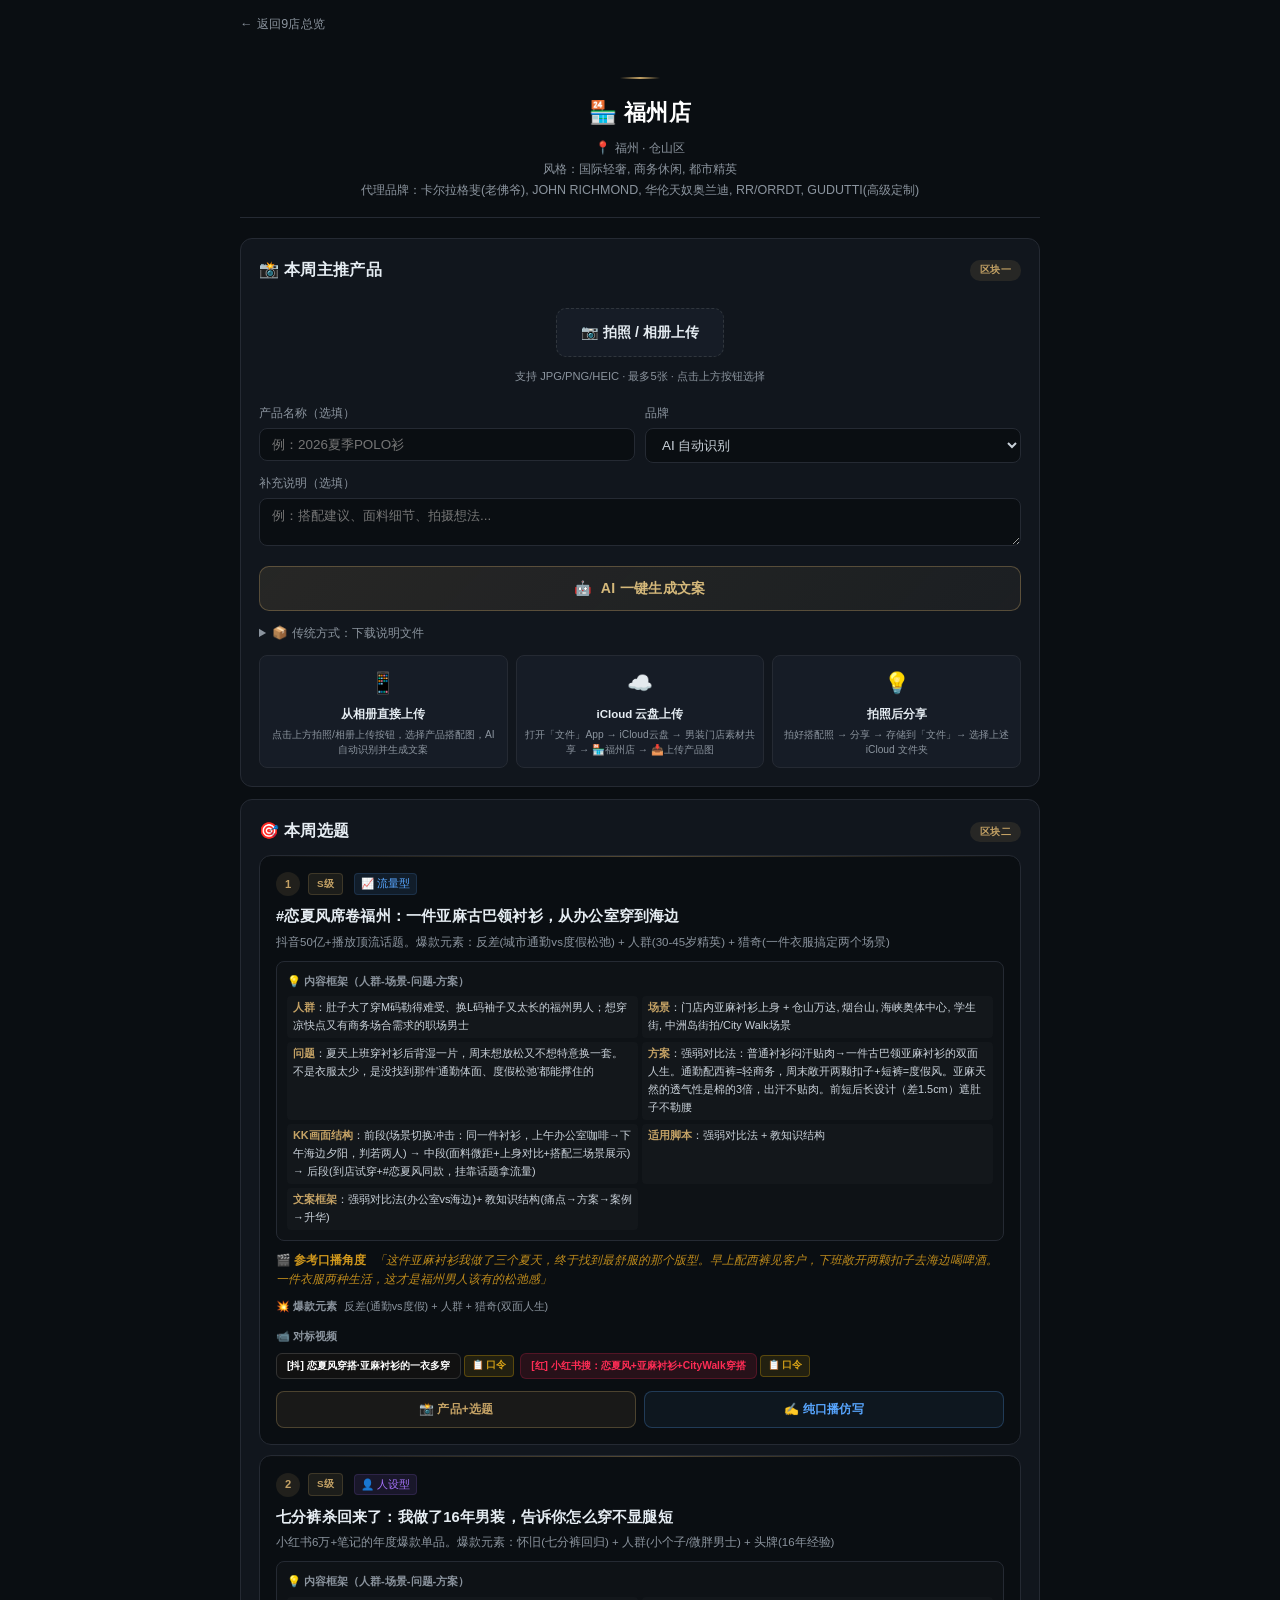
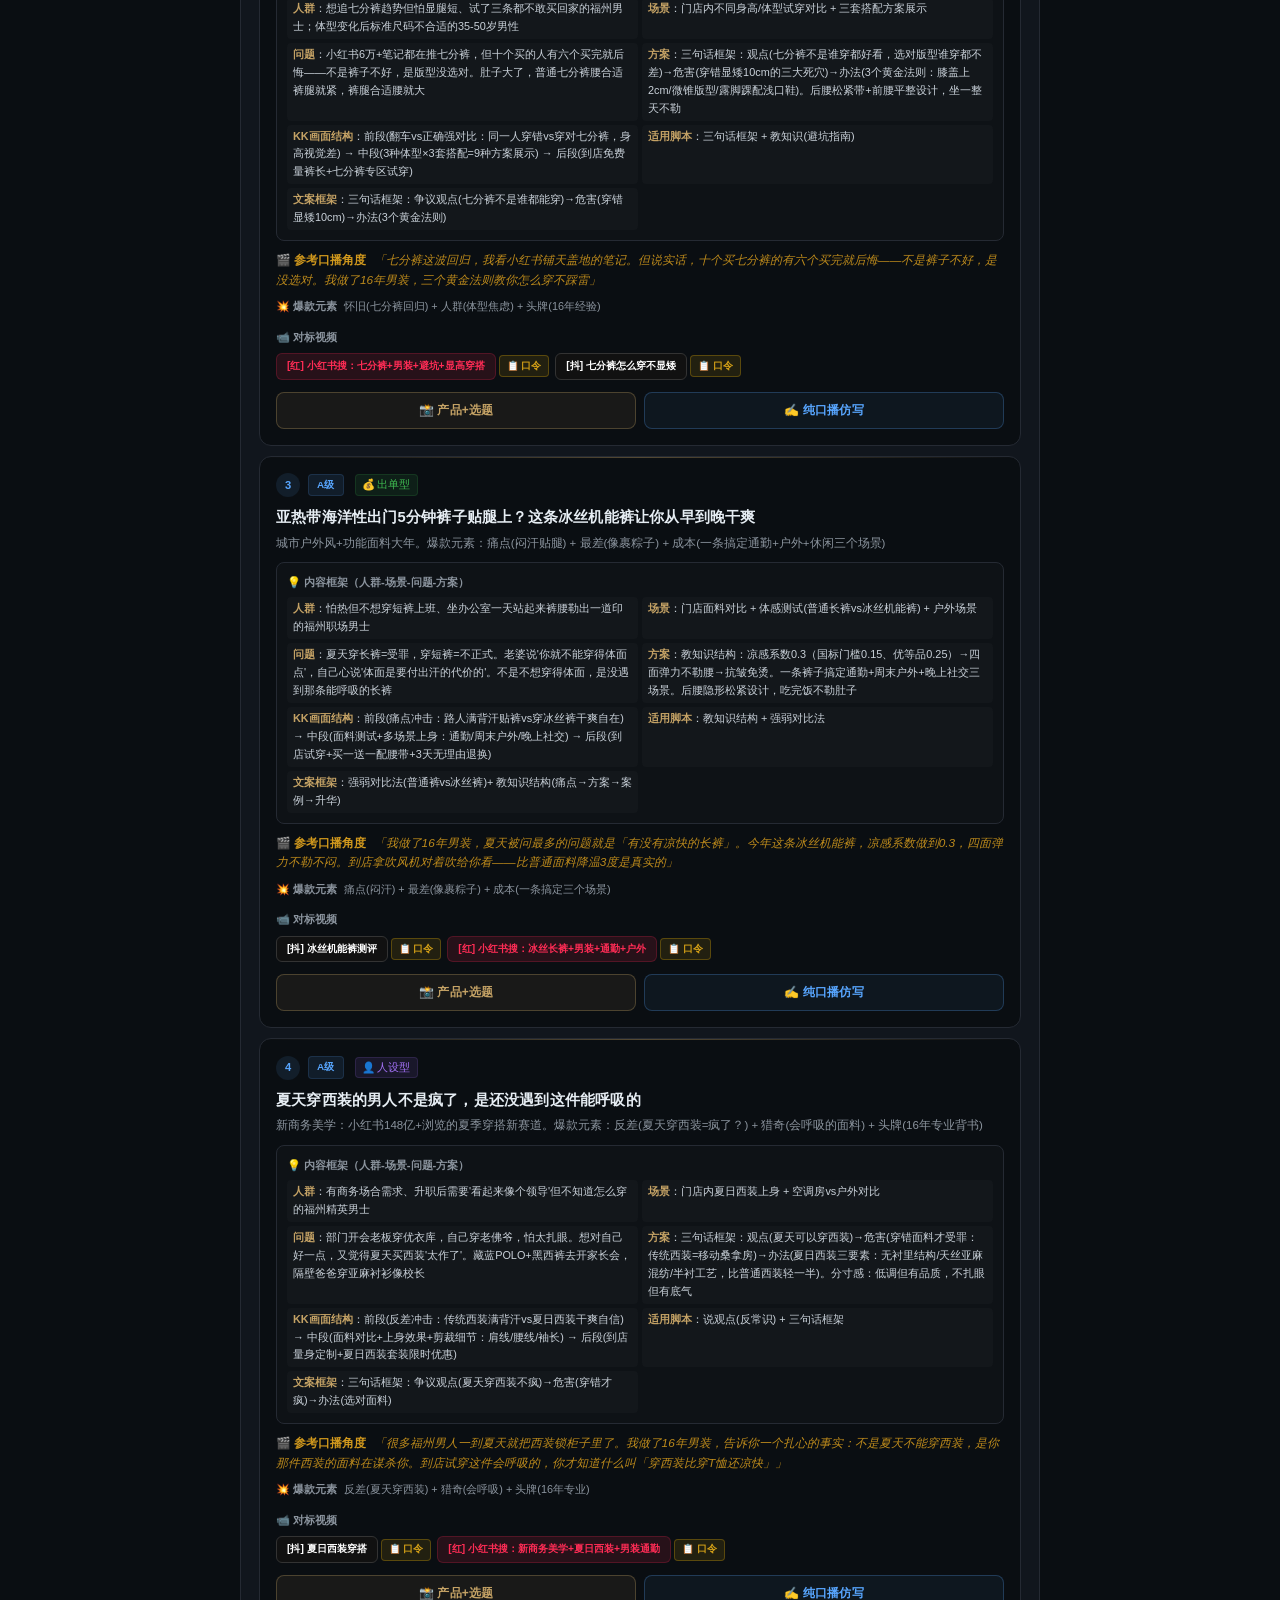
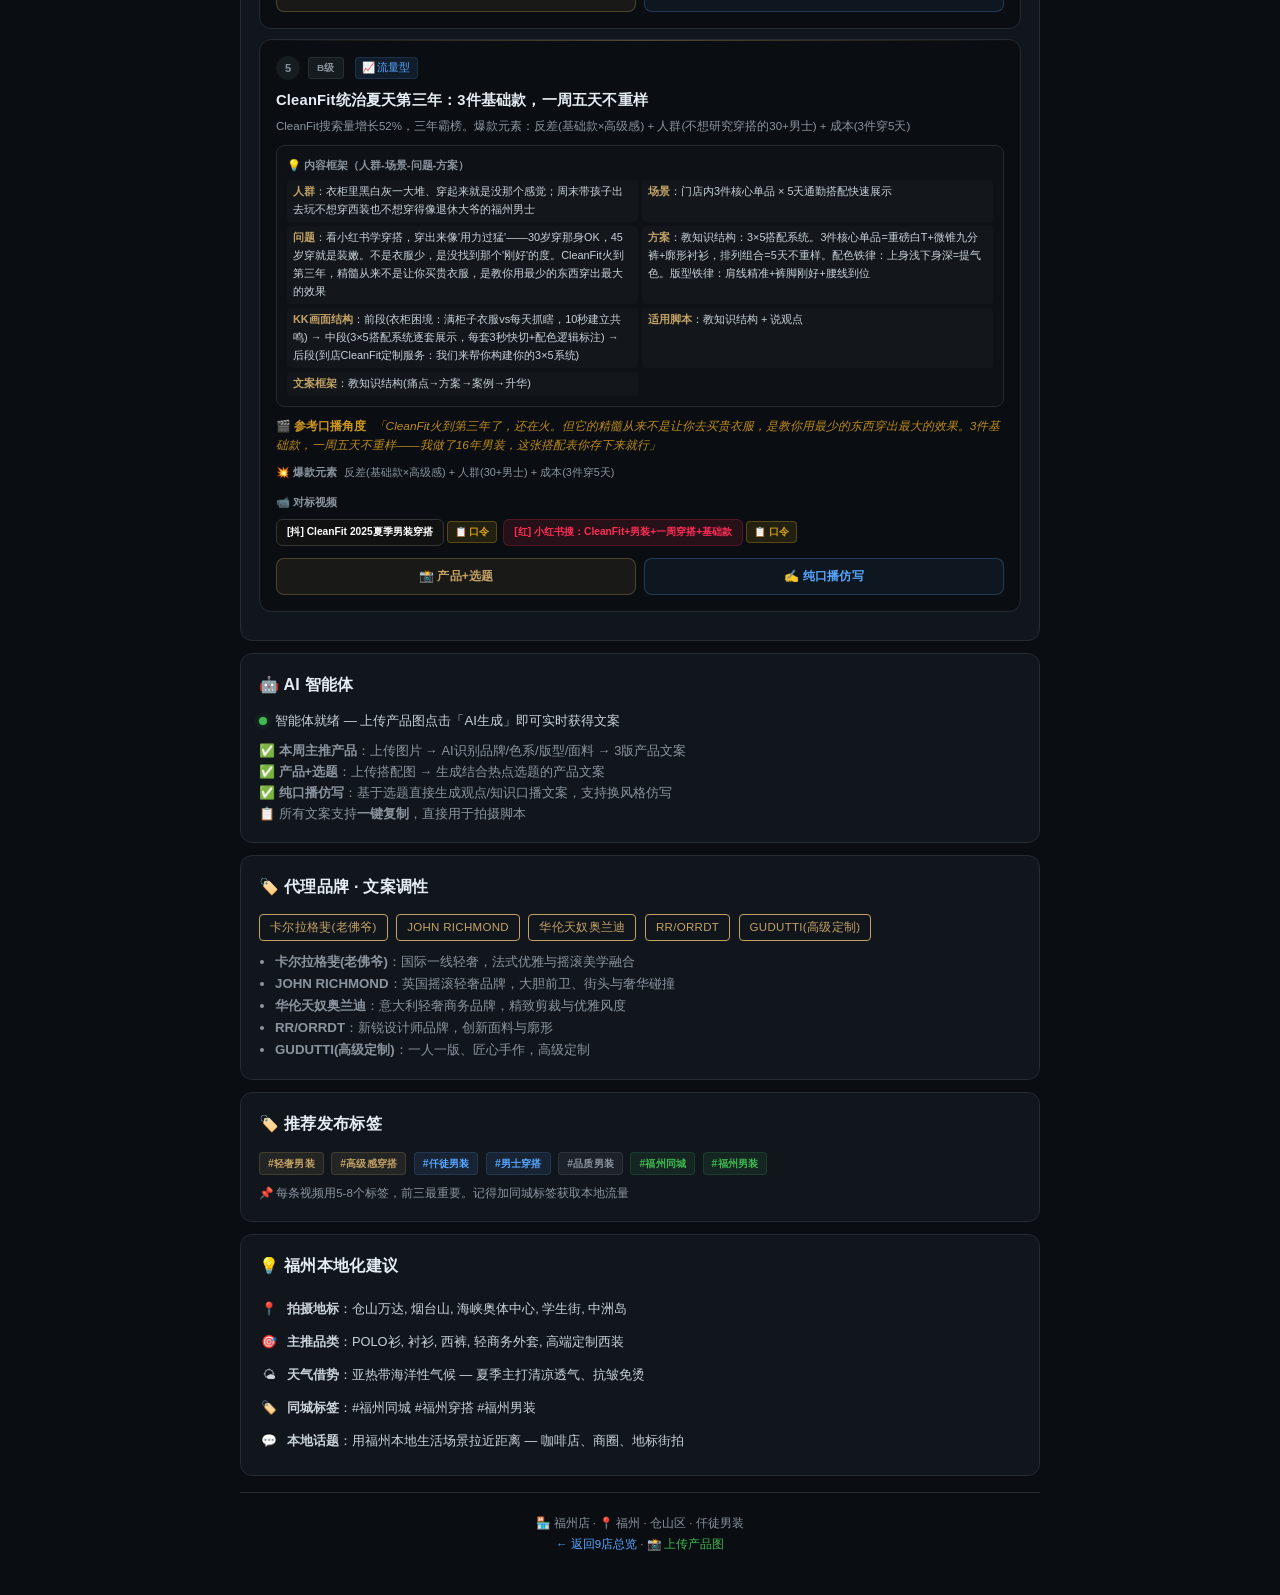
<file: stores/fuzhou.html>
<!DOCTYPE html>
<html lang="zh-CN">
<head>
<meta charset="UTF-8">
<meta name="viewport" content="width=device-width, initial-scale=1.0, user-scalable=yes">
<title>福州店 · 仟徒男装</title>
<link rel="stylesheet" href="../css/store.css?v=1782382795">
</head>
<body>

<a href="../index.html" class="nav-back">← 返回9店总览</a>

<div class="store-header">
<h1>🏪 福州店</h1>
<p class="subtitle">📍 福州 · 仓山区<br>风格：国际轻奢, 商务休闲, 都市精英<br>代理品牌：卡尔拉格斐(老佛爷), JOHN RICHMOND, 华伦天奴奥兰迪, RR/ORRDT, GUDUTTI(高级定制)</p>
</div>

<!-- ===== 区块一：📸 本周主推产品 ===== -->
<div class="zone zone-product card" id="upload-zone">
<div class="zone-header">
  <h2>📸 本周主推产品</h2>
  <span class="zone-badge">区块一</span>
</div>

<!-- 图片选择 (修复iOS: label包裹方式) -->
<div class="photo-upload-area" id="photo-area">
  <label for="prod-photos" class="photo-upload-label">📷 拍照 / 相册上传</label>
  <input type="file" id="prod-photos" accept="image/*" multiple class="photo-input-hidden">
  <div class="photo-upload-hint">
    支持 JPG/PNG/HEIC · 最多5张 · 点击上方按钮选择
    <span id="photo-count"></span>
  </div>
</div>
<div class="photo-previews" id="photo-previews"></div>

<!-- AI视觉自动识别颜色/品牌/风格，无需手动选择 -->
<div class="product-form" id="product-form"
     data-store-name="福州店"
     data-store-id="fuzhou"
     data-store-brands="卡尔拉格斐(老佛爷), JOHN RICHMOND, 华伦天奴奥兰迪, RR/ORRDT, GUDUTTI(高级定制)"
     data-worker-url="https://interviews-encounter-jack-sand.trycloudflare.com"
     data-store-city="福州">
  <div class="form-row">
    <div>
      <label>产品名称（选填）</label>
      <input type="text" id="prod-name" placeholder="例：2026夏季POLO衫">
    </div>
    <div>
      <label>品牌</label>
      <select id="prod-brand">
        <option value="">AI 自动识别</option>
<option value="卡尔拉格斐(老佛爷)">卡尔拉格斐(老佛爷)</option>
<option value="JOHN RICHMOND">JOHN RICHMOND</option>
<option value="华伦天奴奥兰迪">华伦天奴奥兰迪</option>
<option value="RR/ORRDT">RR/ORRDT</option>
<option value="GUDUTTI(高级定制)">GUDUTTI(高级定制)</option>
      </select>
    </div>
  </div>
  <div>
    <label>补充说明（选填）</label>
    <textarea id="prod-notes" placeholder="例：搭配建议、面料细节、拍摄想法..." rows="2"></textarea>
  </div>

  <!-- 主操作按钮 -->
  <div class="form-actions">
    <button class="btn-generate" id="btn-generate">
      <span class="btn-generate-icon">🤖</span>
      <span class="btn-generate-text">AI 一键生成文案</span>
    </button>
  </div>

  <!-- 状态区 -->
  <div class="state-section hidden" id="state-uploading">
    <div class="loading-spinner"></div>
    <p class="state-text">🔄 正在处理图片...</p>
  </div>
  <div class="state-section hidden" id="state-analyzing">
    <div class="loading-spinner"></div>
    <p class="state-text">🤖 AI 正在分析商品...</p>
    <p class="state-hint">品牌识别 · 风格分析 · 卖点提炼 · 3版文案生成</p>
  </div>
  <div class="state-section hidden" id="state-error">
    <p class="error-msg">⚠️ <span id="error-text"></span></p>
    <button class="btn-retry" id="btn-retry">🔄 重试</button>
  </div>

  <!-- AI 识别结果摘要 -->
  <div class="analysis-summary hidden" id="analysis-summary"></div>

  <!-- 文案结果 -->
  <div class="results-section hidden" id="results-section">
    <div class="results-header">
      <h3>✍️ 生成结果</h3>
      <button class="btn-copy-all" id="btn-copy-all">📋 一键复制全部</button>
    </div>
    <div id="copy-cards"></div>
    <div class="results-actions">
      <button class="btn-regenerate" id="btn-regenerate">🔄 重新生成</button>
    </div>
  </div>

  <!-- 传统方式（折叠保留） -->
  <details class="legacy-section">
    <summary>📦 传统方式：下载说明文件</summary>
    <div class="form-actions" style="margin-top:8px">
      <button class="btn-secondary" id="btn-download-txt">📥 下载产品说明文件</button>
      <button class="btn-copy" id="btn-copy-text">📋 复制文本</button>
    </div>
    <div id="preview-box" class="preview-box hidden"></div>
  </details>
</div>

<!-- iCloud 上传方式（保留作为备用） -->
<div class="upload-methods">
  <div class="upload-method">
    <span class="method-icon">📱</span>
    <div class="method-title">从相册直接上传</div>
    <div class="method-desc">点击上方拍照/相册上传按钮，选择产品搭配图，AI自动识别并生成文案</div>
  </div>
  <div class="upload-method">
    <span class="method-icon">☁️</span>
    <div class="method-title">iCloud 云盘上传</div>
    <div class="method-desc">打开「文件」App → iCloud云盘 → 男装门店素材共享 → 🏪福州店 → 📥上传产品图</div>
  </div>
  <div class="upload-method">
    <span class="method-icon">💡</span>
    <div class="method-title">拍照后分享</div>
    <div class="method-desc">拍好搭配照 → 分享 → 存储到「文件」→ 选择上述 iCloud 文件夹</div>
  </div>
</div>
</div>

<!-- ===== 区块二：🎯 本周选题 ===== -->
<div class="zone zone-topics card">
<div class="zone-header">
  <h2>🎯 本周选题</h2>
  <span class="zone-badge">区块二</span>
</div>
<div id="wechat-notice" class="wechat-notice hidden">
  💡 微信内无法直接跳转抖音/小红书App，请点击右上角 <strong>「在Safari中打开」</strong> 或使用视频旁的 📋<strong>口令</strong>按钮复制搜索词后到App内搜索
</div>

<div class="topic-card" data-topic-data='{"title": "#恋夏风席卷福州：一件亚麻古巴领衬衫，从办公室穿到海边", "ctype": "流量型", "angle": "这件亚麻衬衫我做了三个夏天，终于找到最舒服的那个版型。早上配西裤见客户，下班敞开两颗扣子去海边喝啤酒。一件衣服两种生活，这才是福州男人该有的松弛感", "framework": {"人群": "肚子大了穿M码勒得难受、换L码袖子又太长的福州男人；想穿凉快点又有商务场合需求的职场男士", "场景": "门店内亚麻衬衫上身 + 仓山万达, 烟台山, 海峡奥体中心, 学生街, 中洲岛街拍/City Walk场景", "问题": "夏天上班穿衬衫后背湿一片，周末想放松又不想特意换一套。不是衣服太少，是没找到那件&#39;通勤体面、度假松弛&#39;都能撑住的", "方案": "强弱对比法：普通衬衫闷汗贴肉→一件古巴领亚麻衬衫的双面人生。通勤配西裤=轻商务，周末敞开两颗扣子+短裤=度假风。亚麻天然的透气性是棉的3倍，出汗不贴肉。前短后长设计（差1.5cm）遮肚子不勒腰", "KK画面结构": "前段(场景切换冲击：同一件衬衫，上午办公室咖啡→下午海边夕阳，判若两人) → 中段(面料微距+上身对比+搭配三场景展示) → 后段(到店试穿+#恋夏风同款，挂靠话题拿流量)", "适用脚本": "强弱对比法 + 教知识结构", "文案框架": "强弱对比法(办公室vs海边)+ 教知识结构(痛点→方案→案例→升华)"}, "grade": "S", "idx": 0}'>
<div class="topic-card-hd">
  <span class="topic-card-num s">1</span>
  <span class="topic-card-grade tag tag-s">S级</span>
  <span class="topic-card-ctype ctype-flow">📈 流量型</span>
</div>
<div class="topic-card-title">#恋夏风席卷福州：一件亚麻古巴领衬衫，从办公室穿到海边</div>
<div class="topic-card-desc">抖音50亿+播放顶流话题。爆款元素：反差(城市通勤vs度假松弛) + 人群(30-45岁精英) + 猎奇(一件衣服搞定两个场景)</div>

<div class="topic-card-framework">
  <div class="fw-title">💡 内容框架（人群-场景-问题-方案）</div>
  <div class="fw-grid"><span class="fw-item"><b>人群</b>：肚子大了穿M码勒得难受、换L码袖子又太长的福州男人；想穿凉快点又有商务场合需求的职场男士</span><span class="fw-item"><b>场景</b>：门店内亚麻衬衫上身 + 仓山万达, 烟台山, 海峡奥体中心, 学生街, 中洲岛街拍/City Walk场景</span><span class="fw-item"><b>问题</b>：夏天上班穿衬衫后背湿一片，周末想放松又不想特意换一套。不是衣服太少，是没找到那件'通勤体面、度假松弛'都能撑住的</span><span class="fw-item"><b>方案</b>：强弱对比法：普通衬衫闷汗贴肉→一件古巴领亚麻衬衫的双面人生。通勤配西裤=轻商务，周末敞开两颗扣子+短裤=度假风。亚麻天然的透气性是棉的3倍，出汗不贴肉。前短后长设计（差1.5cm）遮肚子不勒腰</span><span class="fw-item"><b>KK画面结构</b>：前段(场景切换冲击：同一件衬衫，上午办公室咖啡→下午海边夕阳，判若两人) → 中段(面料微距+上身对比+搭配三场景展示) → 后段(到店试穿+#恋夏风同款，挂靠话题拿流量)</span><span class="fw-item"><b>适用脚本</b>：强弱对比法 + 教知识结构</span><span class="fw-item"><b>文案框架</b>：强弱对比法(办公室vs海边)+ 教知识结构(痛点→方案→案例→升华)</span></div>
</div>

<div class="topic-card-angle">
  <span class="angle-label">🎬 参考口播角度</span>
  <span class="angle-text">「这件亚麻衬衫我做了三个夏天，终于找到最舒服的那个版型。早上配西裤见客户，下班敞开两颗扣子去海边喝啤酒。一件衣服两种生活，这才是福州男人该有的松弛感」</span>
</div>

<div class="topic-card-explosive">
  <span class="angle-label">💥 爆款元素</span>
  <span>反差(通勤vs度假) + 人群 + 猎奇(双面人生)</span>
</div>

<div class="topic-card-videos">
  <span class="video-label">📹 对标视频</span>
  <div class="video-links"><span class="video-link-wrap">
            <a href="https://www.douyin.com/search/恋夏风+男装+亚麻衬衫" target="_blank" rel="noopener" class="video-link plat-dy" data-platform="douyin">[抖] 恋夏风穿搭·亚麻衬衫的一衣多穿</a>
            <button class="btn-copy-code" data-platform="douyin" data-search="恋夏风 男装 亚麻衬衫 一衣多穿" data-url="https://www.douyin.com/search/恋夏风+男装+亚麻衬衫" title="打开抖音搜索「恋夏风 男装 亚麻衬衫 一衣多穿」">📋 口令</button>
            </span> <span class="video-link-wrap">
            <a href="https://www.xiaohongshu.com/search_result?keyword=恋夏风+亚麻衬衫+CityWalk" target="_blank" rel="noopener" class="video-link plat-xhs" data-platform="xhs">[红] 小红书搜：恋夏风+亚麻衬衫+CityWalk穿搭</a>
            <button class="btn-copy-code" data-platform="xhs" data-search="恋夏风 亚麻衬衫 CityWalk 男装" data-url="https://www.xiaohongshu.com/search_result?keyword=恋夏风+亚麻衬衫+CityWalk" title="打开小红书搜索「恋夏风 亚麻衬衫 CityWalk 男装」">📋 口令</button>
            </span> </div>
</div>

<div class="topic-card-action">
  <div class="topic-actions topic-actions-3">
    <button class="btn-topic-product" data-topic-idx="0" data-mode="product_topic">
      📸 产品+选题
    </button>
    <button class="btn-topic-oral" data-topic-idx="0" data-mode="oral_rewrite">
      ✍️ 纯口播仿写
    </button>
  </div>
</div>

<!-- 选题内嵌结果区（产品+选题 / 纯口播仿写） -->
<div class="topic-result hidden" id="topic-result-0">
  <div class="topic-result-loading hidden" id="topic-loading-0">
    <div class="loading-spinner"></div>
    <p class="state-text">🤖 AI 正在生成...</p>
  </div>
  <div class="topic-result-error hidden" id="topic-error-0">
    <p class="error-msg"></p>
    <button class="btn-retry btn-retry-topic" data-topic-idx="0">🔄 重试</button>
  </div>
  <div class="topic-result-content" id="topic-content-0"></div>
  <div class="topic-result-actions hidden" id="topic-actions-0">
    <button class="btn-topic-regenerate" data-topic-idx="0" data-mode="oral_rewrite">🔄 重新生成口播</button>
    <button class="btn-topic-regenerate" data-topic-idx="0" data-mode="product_topic">📸 换个产品重新生成</button>
  </div>
  <!-- 发布文案按钮（在基础文案生成后出现） -->
  <div class="topic-publish-area hidden" id="topic-publish-area-0">
    <div class="publish-divider">
      <span>📤 确认基础文案无误后，一键生成3版发布级文案</span>
    </div>
    <button class="btn-publish-copy" data-topic-idx="0" data-mode="publish_copy">
      📤 一键生成发布文案（3版）
    </button>
    <div class="topic-publish-result hidden" id="topic-publish-result-0">
      <div class="topic-publish-loading hidden" id="topic-publish-loading-0">
        <div class="loading-spinner"></div>
        <p class="state-text">🤖 正在生成3版发布文案...</p>
      </div>
      <div class="topic-publish-error hidden" id="topic-publish-error-0">
        <p class="error-msg"></p>
        <button class="btn-retry btn-retry-publish" data-topic-idx="0">🔄 重试</button>
      </div>
      <div class="topic-publish-content" id="topic-publish-content-0"></div>
    </div>
  </div>
</div>
</div>
<div class="topic-card" data-topic-data='{"title": "七分裤杀回来了：我做了16年男装，告诉你怎么穿不显腿短", "ctype": "人设型", "angle": "七分裤这波回归，我看小红书铺天盖地的笔记。但说实话，十个买七分裤的有六个买完就后悔——不是裤子不好，是没选对。我做了16年男装，三个黄金法则教你怎么穿不踩雷", "framework": {"人群": "想追七分裤趋势但怕显腿短、试了三条都不敢买回家的福州男士；体型变化后标准尺码不合适的35-50岁男性", "场景": "门店内不同身高/体型试穿对比 + 三套搭配方案展示", "问题": "小红书6万+笔记都在推七分裤，但十个买的人有六个买完就后悔——不是裤子不好，是版型没选对。肚子大了，普通七分裤腰合适裤腿就紧，裤腿合适腰就大", "方案": "三句话框架：观点(七分裤不是谁穿都好看，选对版型谁穿都不差)→危害(穿错显矮10cm的三大死穴)→办法(3个黄金法则：膝盖上2cm/微锥版型/露脚踝配浅口鞋)。后腰松紧带+前腰平整设计，坐一整天不勒", "KK画面结构": "前段(翻车vs正确强对比：同一人穿错vs穿对七分裤，身高视觉差) → 中段(3种体型×3套搭配=9种方案展示) → 后段(到店免费量裤长+七分裤专区试穿)", "适用脚本": "三句话框架 + 教知识(避坑指南)", "文案框架": "三句话框架：争议观点(七分裤不是谁都能穿)→危害(穿错显矮10cm)→办法(3个黄金法则)"}, "grade": "S", "idx": 1}'>
<div class="topic-card-hd">
  <span class="topic-card-num s">2</span>
  <span class="topic-card-grade tag tag-s">S级</span>
  <span class="topic-card-ctype ctype-persona">👤 人设型</span>
</div>
<div class="topic-card-title">七分裤杀回来了：我做了16年男装，告诉你怎么穿不显腿短</div>
<div class="topic-card-desc">小红书6万+笔记的年度爆款单品。爆款元素：怀旧(七分裤回归) + 人群(小个子/微胖男士) + 头牌(16年经验)</div>

<div class="topic-card-framework">
  <div class="fw-title">💡 内容框架（人群-场景-问题-方案）</div>
  <div class="fw-grid"><span class="fw-item"><b>人群</b>：想追七分裤趋势但怕显腿短、试了三条都不敢买回家的福州男士；体型变化后标准尺码不合适的35-50岁男性</span><span class="fw-item"><b>场景</b>：门店内不同身高/体型试穿对比 + 三套搭配方案展示</span><span class="fw-item"><b>问题</b>：小红书6万+笔记都在推七分裤，但十个买的人有六个买完就后悔——不是裤子不好，是版型没选对。肚子大了，普通七分裤腰合适裤腿就紧，裤腿合适腰就大</span><span class="fw-item"><b>方案</b>：三句话框架：观点(七分裤不是谁穿都好看，选对版型谁穿都不差)→危害(穿错显矮10cm的三大死穴)→办法(3个黄金法则：膝盖上2cm/微锥版型/露脚踝配浅口鞋)。后腰松紧带+前腰平整设计，坐一整天不勒</span><span class="fw-item"><b>KK画面结构</b>：前段(翻车vs正确强对比：同一人穿错vs穿对七分裤，身高视觉差) → 中段(3种体型×3套搭配=9种方案展示) → 后段(到店免费量裤长+七分裤专区试穿)</span><span class="fw-item"><b>适用脚本</b>：三句话框架 + 教知识(避坑指南)</span><span class="fw-item"><b>文案框架</b>：三句话框架：争议观点(七分裤不是谁都能穿)→危害(穿错显矮10cm)→办法(3个黄金法则)</span></div>
</div>

<div class="topic-card-angle">
  <span class="angle-label">🎬 参考口播角度</span>
  <span class="angle-text">「七分裤这波回归，我看小红书铺天盖地的笔记。但说实话，十个买七分裤的有六个买完就后悔——不是裤子不好，是没选对。我做了16年男装，三个黄金法则教你怎么穿不踩雷」</span>
</div>

<div class="topic-card-explosive">
  <span class="angle-label">💥 爆款元素</span>
  <span>怀旧(七分裤回归) + 人群(体型焦虑) + 头牌(16年经验)</span>
</div>

<div class="topic-card-videos">
  <span class="video-label">📹 对标视频</span>
  <div class="video-links"><span class="video-link-wrap">
            <a href="https://www.xiaohongshu.com/search_result?keyword=七分裤+男装+避坑+显高" target="_blank" rel="noopener" class="video-link plat-xhs" data-platform="xhs">[红] 小红书搜：七分裤+男装+避坑+显高穿搭</a>
            <button class="btn-copy-code" data-platform="xhs" data-search="七分裤 男装 避坑 显高 穿搭" data-url="https://www.xiaohongshu.com/search_result?keyword=七分裤+男装+避坑+显高" title="打开小红书搜索「七分裤 男装 避坑 显高 穿搭」">📋 口令</button>
            </span> <span class="video-link-wrap">
            <a href="https://www.douyin.com/search/七分裤+男+怎么穿+不显矮" target="_blank" rel="noopener" class="video-link plat-dy" data-platform="douyin">[抖] 七分裤怎么穿不显矮</a>
            <button class="btn-copy-code" data-platform="douyin" data-search="七分裤 男生 怎么穿 显高" data-url="https://www.douyin.com/search/七分裤+男+怎么穿+不显矮" title="打开抖音搜索「七分裤 男生 怎么穿 显高」">📋 口令</button>
            </span> </div>
</div>

<div class="topic-card-action">
  <div class="topic-actions topic-actions-3">
    <button class="btn-topic-product" data-topic-idx="1" data-mode="product_topic">
      📸 产品+选题
    </button>
    <button class="btn-topic-oral" data-topic-idx="1" data-mode="oral_rewrite">
      ✍️ 纯口播仿写
    </button>
  </div>
</div>

<!-- 选题内嵌结果区（产品+选题 / 纯口播仿写） -->
<div class="topic-result hidden" id="topic-result-1">
  <div class="topic-result-loading hidden" id="topic-loading-1">
    <div class="loading-spinner"></div>
    <p class="state-text">🤖 AI 正在生成...</p>
  </div>
  <div class="topic-result-error hidden" id="topic-error-1">
    <p class="error-msg"></p>
    <button class="btn-retry btn-retry-topic" data-topic-idx="1">🔄 重试</button>
  </div>
  <div class="topic-result-content" id="topic-content-1"></div>
  <div class="topic-result-actions hidden" id="topic-actions-1">
    <button class="btn-topic-regenerate" data-topic-idx="1" data-mode="oral_rewrite">🔄 重新生成口播</button>
    <button class="btn-topic-regenerate" data-topic-idx="1" data-mode="product_topic">📸 换个产品重新生成</button>
  </div>
  <!-- 发布文案按钮（在基础文案生成后出现） -->
  <div class="topic-publish-area hidden" id="topic-publish-area-1">
    <div class="publish-divider">
      <span>📤 确认基础文案无误后，一键生成3版发布级文案</span>
    </div>
    <button class="btn-publish-copy" data-topic-idx="1" data-mode="publish_copy">
      📤 一键生成发布文案（3版）
    </button>
    <div class="topic-publish-result hidden" id="topic-publish-result-1">
      <div class="topic-publish-loading hidden" id="topic-publish-loading-1">
        <div class="loading-spinner"></div>
        <p class="state-text">🤖 正在生成3版发布文案...</p>
      </div>
      <div class="topic-publish-error hidden" id="topic-publish-error-1">
        <p class="error-msg"></p>
        <button class="btn-retry btn-retry-publish" data-topic-idx="1">🔄 重试</button>
      </div>
      <div class="topic-publish-content" id="topic-publish-content-1"></div>
    </div>
  </div>
</div>
</div>
<div class="topic-card" data-topic-data='{"title": "亚热带海洋性出门5分钟裤子贴腿上？这条冰丝机能裤让你从早到晚干爽", "ctype": "出单型", "angle": "我做了16年男装，夏天被问最多的问题就是「有没有凉快的长裤」。今年这条冰丝机能裤，凉感系数做到0.3，四面弹力不勒不闷。到店拿吹风机对着吹给你看——比普通面料降温3度是真实的", "framework": {"人群": "怕热但不想穿短裤上班、坐办公室一天站起来裤腰勒出一道印的福州职场男士", "场景": "门店面料对比 + 体感测试(普通长裤vs冰丝机能裤) + 户外场景", "问题": "夏天穿长裤=受罪，穿短裤=不正式。老婆说&#39;你就不能穿得体面点&#39;，自己心说&#39;体面是要付出汗的代价的&#39;。不是不想穿得体面，是没遇到那条能呼吸的长裤", "方案": "教知识结构：凉感系数0.3（国标门槛0.15、优等品0.25）→四面弹力不勒腰→抗皱免烫。一条裤子搞定通勤+周末户外+晚上社交三场景。后腰隐形松紧设计，吃完饭不勒肚子", "KK画面结构": "前段(痛点冲击：路人满背汗贴裤vs穿冰丝裤干爽自在) → 中段(面料测试+多场景上身：通勤/周末户外/晚上社交) → 后段(到店试穿+买一送一配腰带+3天无理由退换)", "适用脚本": "教知识结构 + 强弱对比法", "文案框架": "强弱对比法(普通裤vs冰丝裤)+ 教知识结构(痛点→方案→案例→升华)"}, "grade": "A", "idx": 2}'>
<div class="topic-card-hd">
  <span class="topic-card-num a">3</span>
  <span class="topic-card-grade tag tag-a">A级</span>
  <span class="topic-card-ctype ctype-order">💰 出单型</span>
</div>
<div class="topic-card-title">亚热带海洋性出门5分钟裤子贴腿上？这条冰丝机能裤让你从早到晚干爽</div>
<div class="topic-card-desc">城市户外风+功能面料大年。爆款元素：痛点(闷汗贴腿) + 最差(像裹粽子) + 成本(一条搞定通勤+户外+休闲三个场景)</div>

<div class="topic-card-framework">
  <div class="fw-title">💡 内容框架（人群-场景-问题-方案）</div>
  <div class="fw-grid"><span class="fw-item"><b>人群</b>：怕热但不想穿短裤上班、坐办公室一天站起来裤腰勒出一道印的福州职场男士</span><span class="fw-item"><b>场景</b>：门店面料对比 + 体感测试(普通长裤vs冰丝机能裤) + 户外场景</span><span class="fw-item"><b>问题</b>：夏天穿长裤=受罪，穿短裤=不正式。老婆说'你就不能穿得体面点'，自己心说'体面是要付出汗的代价的'。不是不想穿得体面，是没遇到那条能呼吸的长裤</span><span class="fw-item"><b>方案</b>：教知识结构：凉感系数0.3（国标门槛0.15、优等品0.25）→四面弹力不勒腰→抗皱免烫。一条裤子搞定通勤+周末户外+晚上社交三场景。后腰隐形松紧设计，吃完饭不勒肚子</span><span class="fw-item"><b>KK画面结构</b>：前段(痛点冲击：路人满背汗贴裤vs穿冰丝裤干爽自在) → 中段(面料测试+多场景上身：通勤/周末户外/晚上社交) → 后段(到店试穿+买一送一配腰带+3天无理由退换)</span><span class="fw-item"><b>适用脚本</b>：教知识结构 + 强弱对比法</span><span class="fw-item"><b>文案框架</b>：强弱对比法(普通裤vs冰丝裤)+ 教知识结构(痛点→方案→案例→升华)</span></div>
</div>

<div class="topic-card-angle">
  <span class="angle-label">🎬 参考口播角度</span>
  <span class="angle-text">「我做了16年男装，夏天被问最多的问题就是「有没有凉快的长裤」。今年这条冰丝机能裤，凉感系数做到0.3，四面弹力不勒不闷。到店拿吹风机对着吹给你看——比普通面料降温3度是真实的」</span>
</div>

<div class="topic-card-explosive">
  <span class="angle-label">💥 爆款元素</span>
  <span>痛点(闷汗) + 最差(像裹粽子) + 成本(一条搞定三个场景)</span>
</div>

<div class="topic-card-videos">
  <span class="video-label">📹 对标视频</span>
  <div class="video-links"><span class="video-link-wrap">
            <a href="https://www.douyin.com/search/冰丝+机能裤+男+测评" target="_blank" rel="noopener" class="video-link plat-dy" data-platform="douyin">[抖] 冰丝机能裤测评</a>
            <button class="btn-copy-code" data-platform="douyin" data-search="冰丝 机能裤 男 测评" data-url="https://www.douyin.com/search/冰丝+机能裤+男+测评" title="打开抖音搜索「冰丝 机能裤 男 测评」">📋 口令</button>
            </span> <span class="video-link-wrap">
            <a href="https://www.xiaohongshu.com/search_result?keyword=冰丝长裤+男装+通勤+户外" target="_blank" rel="noopener" class="video-link plat-xhs" data-platform="xhs">[红] 小红书搜：冰丝长裤+男装+通勤+户外</a>
            <button class="btn-copy-code" data-platform="xhs" data-search="冰丝长裤 男装 通勤 户外" data-url="https://www.xiaohongshu.com/search_result?keyword=冰丝长裤+男装+通勤+户外" title="打开小红书搜索「冰丝长裤 男装 通勤 户外」">📋 口令</button>
            </span> </div>
</div>

<div class="topic-card-action">
  <div class="topic-actions topic-actions-3">
    <button class="btn-topic-product" data-topic-idx="2" data-mode="product_topic">
      📸 产品+选题
    </button>
    <button class="btn-topic-oral" data-topic-idx="2" data-mode="oral_rewrite">
      ✍️ 纯口播仿写
    </button>
  </div>
</div>

<!-- 选题内嵌结果区（产品+选题 / 纯口播仿写） -->
<div class="topic-result hidden" id="topic-result-2">
  <div class="topic-result-loading hidden" id="topic-loading-2">
    <div class="loading-spinner"></div>
    <p class="state-text">🤖 AI 正在生成...</p>
  </div>
  <div class="topic-result-error hidden" id="topic-error-2">
    <p class="error-msg"></p>
    <button class="btn-retry btn-retry-topic" data-topic-idx="2">🔄 重试</button>
  </div>
  <div class="topic-result-content" id="topic-content-2"></div>
  <div class="topic-result-actions hidden" id="topic-actions-2">
    <button class="btn-topic-regenerate" data-topic-idx="2" data-mode="oral_rewrite">🔄 重新生成口播</button>
    <button class="btn-topic-regenerate" data-topic-idx="2" data-mode="product_topic">📸 换个产品重新生成</button>
  </div>
  <!-- 发布文案按钮（在基础文案生成后出现） -->
  <div class="topic-publish-area hidden" id="topic-publish-area-2">
    <div class="publish-divider">
      <span>📤 确认基础文案无误后，一键生成3版发布级文案</span>
    </div>
    <button class="btn-publish-copy" data-topic-idx="2" data-mode="publish_copy">
      📤 一键生成发布文案（3版）
    </button>
    <div class="topic-publish-result hidden" id="topic-publish-result-2">
      <div class="topic-publish-loading hidden" id="topic-publish-loading-2">
        <div class="loading-spinner"></div>
        <p class="state-text">🤖 正在生成3版发布文案...</p>
      </div>
      <div class="topic-publish-error hidden" id="topic-publish-error-2">
        <p class="error-msg"></p>
        <button class="btn-retry btn-retry-publish" data-topic-idx="2">🔄 重试</button>
      </div>
      <div class="topic-publish-content" id="topic-publish-content-2"></div>
    </div>
  </div>
</div>
</div>
<div class="topic-card" data-topic-data='{"title": "夏天穿西装的男人不是疯了，是还没遇到这件能呼吸的", "ctype": "人设型", "angle": "很多福州男人一到夏天就把西装锁柜子里了。我做了16年男装，告诉你一个扎心的事实：不是夏天不能穿西装，是你那件西装的面料在谋杀你。到店试穿这件会呼吸的，你才知道什么叫「穿西装比穿T恤还凉快」", "framework": {"人群": "有商务场合需求、升职后需要&#39;看起来像个领导&#39;但不知道怎么穿的福州精英男士", "场景": "门店内夏日西装上身 + 空调房vs户外对比", "问题": "部门开会老板穿优衣库，自己穿老佛爷，怕太扎眼。想对自己好一点，又觉得夏天买西装&#39;太作了&#39;。藏蓝POLO+黑西裤去开家长会，隔壁爸爸穿亚麻衬衫像校长", "方案": "三句话框架：观点(夏天可以穿西装)→危害(穿错面料才受罪：传统西装=移动桑拿房)→办法(夏日西装三要素：无衬里结构/天丝亚麻混纺/半衬工艺，比普通西装轻一半)。分寸感：低调但有品质，不扎眼但有底气", "KK画面结构": "前段(反差冲击：传统西装满背汗vs夏日西装干爽自信) → 中段(面料对比+上身效果+剪裁细节：肩线/腰线/袖长) → 后段(到店量身定制+夏日西装套装限时优惠)", "适用脚本": "说观点(反常识) + 三句话框架", "文案框架": "三句话框架：争议观点(夏天穿西装不疯)→危害(穿错才疯)→办法(选对面料)"}, "grade": "A", "idx": 3}'>
<div class="topic-card-hd">
  <span class="topic-card-num a">4</span>
  <span class="topic-card-grade tag tag-a">A级</span>
  <span class="topic-card-ctype ctype-persona">👤 人设型</span>
</div>
<div class="topic-card-title">夏天穿西装的男人不是疯了，是还没遇到这件能呼吸的</div>
<div class="topic-card-desc">新商务美学：小红书148亿+浏览的夏季穿搭新赛道。爆款元素：反差(夏天穿西装=疯了？) + 猎奇(会呼吸的面料) + 头牌(16年专业背书)</div>

<div class="topic-card-framework">
  <div class="fw-title">💡 内容框架（人群-场景-问题-方案）</div>
  <div class="fw-grid"><span class="fw-item"><b>人群</b>：有商务场合需求、升职后需要'看起来像个领导'但不知道怎么穿的福州精英男士</span><span class="fw-item"><b>场景</b>：门店内夏日西装上身 + 空调房vs户外对比</span><span class="fw-item"><b>问题</b>：部门开会老板穿优衣库，自己穿老佛爷，怕太扎眼。想对自己好一点，又觉得夏天买西装'太作了'。藏蓝POLO+黑西裤去开家长会，隔壁爸爸穿亚麻衬衫像校长</span><span class="fw-item"><b>方案</b>：三句话框架：观点(夏天可以穿西装)→危害(穿错面料才受罪：传统西装=移动桑拿房)→办法(夏日西装三要素：无衬里结构/天丝亚麻混纺/半衬工艺，比普通西装轻一半)。分寸感：低调但有品质，不扎眼但有底气</span><span class="fw-item"><b>KK画面结构</b>：前段(反差冲击：传统西装满背汗vs夏日西装干爽自信) → 中段(面料对比+上身效果+剪裁细节：肩线/腰线/袖长) → 后段(到店量身定制+夏日西装套装限时优惠)</span><span class="fw-item"><b>适用脚本</b>：说观点(反常识) + 三句话框架</span><span class="fw-item"><b>文案框架</b>：三句话框架：争议观点(夏天穿西装不疯)→危害(穿错才疯)→办法(选对面料)</span></div>
</div>

<div class="topic-card-angle">
  <span class="angle-label">🎬 参考口播角度</span>
  <span class="angle-text">「很多福州男人一到夏天就把西装锁柜子里了。我做了16年男装，告诉你一个扎心的事实：不是夏天不能穿西装，是你那件西装的面料在谋杀你。到店试穿这件会呼吸的，你才知道什么叫「穿西装比穿T恤还凉快」」</span>
</div>

<div class="topic-card-explosive">
  <span class="angle-label">💥 爆款元素</span>
  <span>反差(夏天穿西装) + 猎奇(会呼吸) + 头牌(16年专业)</span>
</div>

<div class="topic-card-videos">
  <span class="video-label">📹 对标视频</span>
  <div class="video-links"><span class="video-link-wrap">
            <a href="https://www.douyin.com/search/夏日+西装+男+轻商务" target="_blank" rel="noopener" class="video-link plat-dy" data-platform="douyin">[抖] 夏日西装穿搭</a>
            <button class="btn-copy-code" data-platform="douyin" data-search="夏日 西装 男 轻商务 穿搭" data-url="https://www.douyin.com/search/夏日+西装+男+轻商务" title="打开抖音搜索「夏日 西装 男 轻商务 穿搭」">📋 口令</button>
            </span> <span class="video-link-wrap">
            <a href="https://www.xiaohongshu.com/search_result?keyword=新商务美学+夏日西装+男装" target="_blank" rel="noopener" class="video-link plat-xhs" data-platform="xhs">[红] 小红书搜：新商务美学+夏日西装+男装通勤</a>
            <button class="btn-copy-code" data-platform="xhs" data-search="新商务美学 夏日西装 男装 通勤" data-url="https://www.xiaohongshu.com/search_result?keyword=新商务美学+夏日西装+男装" title="打开小红书搜索「新商务美学 夏日西装 男装 通勤」">📋 口令</button>
            </span> </div>
</div>

<div class="topic-card-action">
  <div class="topic-actions topic-actions-3">
    <button class="btn-topic-product" data-topic-idx="3" data-mode="product_topic">
      📸 产品+选题
    </button>
    <button class="btn-topic-oral" data-topic-idx="3" data-mode="oral_rewrite">
      ✍️ 纯口播仿写
    </button>
  </div>
</div>

<!-- 选题内嵌结果区（产品+选题 / 纯口播仿写） -->
<div class="topic-result hidden" id="topic-result-3">
  <div class="topic-result-loading hidden" id="topic-loading-3">
    <div class="loading-spinner"></div>
    <p class="state-text">🤖 AI 正在生成...</p>
  </div>
  <div class="topic-result-error hidden" id="topic-error-3">
    <p class="error-msg"></p>
    <button class="btn-retry btn-retry-topic" data-topic-idx="3">🔄 重试</button>
  </div>
  <div class="topic-result-content" id="topic-content-3"></div>
  <div class="topic-result-actions hidden" id="topic-actions-3">
    <button class="btn-topic-regenerate" data-topic-idx="3" data-mode="oral_rewrite">🔄 重新生成口播</button>
    <button class="btn-topic-regenerate" data-topic-idx="3" data-mode="product_topic">📸 换个产品重新生成</button>
  </div>
  <!-- 发布文案按钮（在基础文案生成后出现） -->
  <div class="topic-publish-area hidden" id="topic-publish-area-3">
    <div class="publish-divider">
      <span>📤 确认基础文案无误后，一键生成3版发布级文案</span>
    </div>
    <button class="btn-publish-copy" data-topic-idx="3" data-mode="publish_copy">
      📤 一键生成发布文案（3版）
    </button>
    <div class="topic-publish-result hidden" id="topic-publish-result-3">
      <div class="topic-publish-loading hidden" id="topic-publish-loading-3">
        <div class="loading-spinner"></div>
        <p class="state-text">🤖 正在生成3版发布文案...</p>
      </div>
      <div class="topic-publish-error hidden" id="topic-publish-error-3">
        <p class="error-msg"></p>
        <button class="btn-retry btn-retry-publish" data-topic-idx="3">🔄 重试</button>
      </div>
      <div class="topic-publish-content" id="topic-publish-content-3"></div>
    </div>
  </div>
</div>
</div>
<div class="topic-card" data-topic-data='{"title": "CleanFit统治夏天第三年：3件基础款，一周五天不重样", "ctype": "流量型", "angle": "CleanFit火到第三年了，还在火。但它的精髓从来不是让你去买贵衣服，是教你用最少的东西穿出最大的效果。3件基础款，一周五天不重样——我做了16年男装，这张搭配表你存下来就行", "framework": {"人群": "衣柜里黑白灰一大堆、穿起来就是没那个感觉；周末带孩子出去玩不想穿西装也不想穿得像退休大爷的福州男士", "场景": "门店内3件核心单品 × 5天通勤搭配快速展示", "问题": "看小红书学穿搭，穿出来像&#39;用力过猛&#39;——30岁穿那身OK，45岁穿就是装嫩。不是衣服少，是没找到那个&#39;刚好&#39;的度。CleanFit火到第三年，精髓从来不是让你买贵衣服，是教你用最少的东西穿出最大的效果", "方案": "教知识结构：3×5搭配系统。3件核心单品=重磅白T+微锥九分裤+廓形衬衫，排列组合=5天不重样。配色铁律：上身浅下身深=提气色。版型铁律：肩线精准+裤脚刚好+腰线到位", "KK画面结构": "前段(衣柜困境：满柜子衣服vs每天抓瞎，10秒建立共鸣) → 中段(3×5搭配系统逐套展示，每套3秒快切+配色逻辑标注) → 后段(到店CleanFit定制服务：我们来帮你构建你的3×5系统)", "适用脚本": "教知识结构 + 说观点", "文案框架": "教知识结构(痛点→方案→案例→升华)"}, "grade": "B", "idx": 4}'>
<div class="topic-card-hd">
  <span class="topic-card-num b">5</span>
  <span class="topic-card-grade tag tag-b">B级</span>
  <span class="topic-card-ctype ctype-flow">📈 流量型</span>
</div>
<div class="topic-card-title">CleanFit统治夏天第三年：3件基础款，一周五天不重样</div>
<div class="topic-card-desc">CleanFit搜索量增长52%，三年霸榜。爆款元素：反差(基础款×高级感) + 人群(不想研究穿搭的30+男士) + 成本(3件穿5天)</div>

<div class="topic-card-framework">
  <div class="fw-title">💡 内容框架（人群-场景-问题-方案）</div>
  <div class="fw-grid"><span class="fw-item"><b>人群</b>：衣柜里黑白灰一大堆、穿起来就是没那个感觉；周末带孩子出去玩不想穿西装也不想穿得像退休大爷的福州男士</span><span class="fw-item"><b>场景</b>：门店内3件核心单品 × 5天通勤搭配快速展示</span><span class="fw-item"><b>问题</b>：看小红书学穿搭，穿出来像'用力过猛'——30岁穿那身OK，45岁穿就是装嫩。不是衣服少，是没找到那个'刚好'的度。CleanFit火到第三年，精髓从来不是让你买贵衣服，是教你用最少的东西穿出最大的效果</span><span class="fw-item"><b>方案</b>：教知识结构：3×5搭配系统。3件核心单品=重磅白T+微锥九分裤+廓形衬衫，排列组合=5天不重样。配色铁律：上身浅下身深=提气色。版型铁律：肩线精准+裤脚刚好+腰线到位</span><span class="fw-item"><b>KK画面结构</b>：前段(衣柜困境：满柜子衣服vs每天抓瞎，10秒建立共鸣) → 中段(3×5搭配系统逐套展示，每套3秒快切+配色逻辑标注) → 后段(到店CleanFit定制服务：我们来帮你构建你的3×5系统)</span><span class="fw-item"><b>适用脚本</b>：教知识结构 + 说观点</span><span class="fw-item"><b>文案框架</b>：教知识结构(痛点→方案→案例→升华)</span></div>
</div>

<div class="topic-card-angle">
  <span class="angle-label">🎬 参考口播角度</span>
  <span class="angle-text">「CleanFit火到第三年了，还在火。但它的精髓从来不是让你去买贵衣服，是教你用最少的东西穿出最大的效果。3件基础款，一周五天不重样——我做了16年男装，这张搭配表你存下来就行」</span>
</div>

<div class="topic-card-explosive">
  <span class="angle-label">💥 爆款元素</span>
  <span>反差(基础款×高级感) + 人群(30+男士) + 成本(3件穿5天)</span>
</div>

<div class="topic-card-videos">
  <span class="video-label">📹 对标视频</span>
  <div class="video-links"><span class="video-link-wrap">
            <a href="https://www.douyin.com/search/CleanFit+男+夏季+基础款" target="_blank" rel="noopener" class="video-link plat-dy" data-platform="douyin">[抖] CleanFit 2025夏季男装穿搭</a>
            <button class="btn-copy-code" data-platform="douyin" data-search="CleanFit 男 夏季 基础款 穿搭" data-url="https://www.douyin.com/search/CleanFit+男+夏季+基础款" title="打开抖音搜索「CleanFit 男 夏季 基础款 穿搭」">📋 口令</button>
            </span> <span class="video-link-wrap">
            <a href="https://www.xiaohongshu.com/search_result?keyword=CleanFit+男装+一周穿搭" target="_blank" rel="noopener" class="video-link plat-xhs" data-platform="xhs">[红] 小红书搜：CleanFit+男装+一周穿搭+基础款</a>
            <button class="btn-copy-code" data-platform="xhs" data-search="CleanFit 男装 一周穿搭 基础款" data-url="https://www.xiaohongshu.com/search_result?keyword=CleanFit+男装+一周穿搭" title="打开小红书搜索「CleanFit 男装 一周穿搭 基础款」">📋 口令</button>
            </span> </div>
</div>

<div class="topic-card-action">
  <div class="topic-actions topic-actions-3">
    <button class="btn-topic-product" data-topic-idx="4" data-mode="product_topic">
      📸 产品+选题
    </button>
    <button class="btn-topic-oral" data-topic-idx="4" data-mode="oral_rewrite">
      ✍️ 纯口播仿写
    </button>
  </div>
</div>

<!-- 选题内嵌结果区（产品+选题 / 纯口播仿写） -->
<div class="topic-result hidden" id="topic-result-4">
  <div class="topic-result-loading hidden" id="topic-loading-4">
    <div class="loading-spinner"></div>
    <p class="state-text">🤖 AI 正在生成...</p>
  </div>
  <div class="topic-result-error hidden" id="topic-error-4">
    <p class="error-msg"></p>
    <button class="btn-retry btn-retry-topic" data-topic-idx="4">🔄 重试</button>
  </div>
  <div class="topic-result-content" id="topic-content-4"></div>
  <div class="topic-result-actions hidden" id="topic-actions-4">
    <button class="btn-topic-regenerate" data-topic-idx="4" data-mode="oral_rewrite">🔄 重新生成口播</button>
    <button class="btn-topic-regenerate" data-topic-idx="4" data-mode="product_topic">📸 换个产品重新生成</button>
  </div>
  <!-- 发布文案按钮（在基础文案生成后出现） -->
  <div class="topic-publish-area hidden" id="topic-publish-area-4">
    <div class="publish-divider">
      <span>📤 确认基础文案无误后，一键生成3版发布级文案</span>
    </div>
    <button class="btn-publish-copy" data-topic-idx="4" data-mode="publish_copy">
      📤 一键生成发布文案（3版）
    </button>
    <div class="topic-publish-result hidden" id="topic-publish-result-4">
      <div class="topic-publish-loading hidden" id="topic-publish-loading-4">
        <div class="loading-spinner"></div>
        <p class="state-text">🤖 正在生成3版发布文案...</p>
      </div>
      <div class="topic-publish-error hidden" id="topic-publish-error-4">
        <p class="error-msg"></p>
        <button class="btn-retry btn-retry-publish" data-topic-idx="4">🔄 重试</button>
      </div>
      <div class="topic-publish-content" id="topic-publish-content-4"></div>
    </div>
  </div>
</div>
</div>
</div>

<!-- ===== 区块三：品牌 + AI + 标签 + 本地化 ===== -->
<div class="card">
<h2>🤖 AI 智能体</h2>
<div class="status-panel">
<span class="status-dot ready" id="status-dot"></span>
<span id="status-text">智能体就绪 — 上传产品图点击「AI生成」即可实时获得文案</span>
</div>
<div style="font-size:.8em;color:var(--muted);margin-top:8px">
✅ <strong>本周主推产品</strong>：上传图片 → AI识别品牌/色系/版型/面料 → 3版产品文案<br>
✅ <strong>产品+选题</strong>：上传搭配图 → 生成结合热点选题的产品文案<br>
✅ <strong>纯口播仿写</strong>：基于选题直接生成观点/知识口播文案，支持换风格仿写<br>
📋 所有文案支持<strong>一键复制</strong>，直接用于拍摄脚本
</div>
</div>

<div class="card">
<h2>🏷️ 代理品牌 · 文案调性</h2>
<div style="margin-bottom:8px"><span class="brand-tag" title="国际一线轻奢，法式优雅与摇滚美学融合">卡尔拉格斐(老佛爷)</span>
<span class="brand-tag" title="英国摇滚轻奢品牌，大胆前卫、街头与奢华碰撞">JOHN RICHMOND</span>
<span class="brand-tag" title="意大利轻奢商务品牌，精致剪裁与优雅风度">华伦天奴奥兰迪</span>
<span class="brand-tag" title="新锐设计师品牌，创新面料与廓形">RR/ORRDT</span>
<span class="brand-tag" title="一人一版、匠心手作，高级定制">GUDUTTI(高级定制)</span></div>
<ul style="font-size:.83em;padding-left:16px;color:var(--muted)">
<li><strong>卡尔拉格斐(老佛爷)</strong>：国际一线轻奢，法式优雅与摇滚美学融合</li>
<li><strong>JOHN RICHMOND</strong>：英国摇滚轻奢品牌，大胆前卫、街头与奢华碰撞</li>
<li><strong>华伦天奴奥兰迪</strong>：意大利轻奢商务品牌，精致剪裁与优雅风度</li>
<li><strong>RR/ORRDT</strong>：新锐设计师品牌，创新面料与廓形</li>
<li><strong>GUDUTTI(高级定制)</strong>：一人一版、匠心手作，高级定制</li>
</ul>
</div>

<!-- ===== 推荐标签 ===== -->
<div class="card">
<h2>🏷️ 推荐发布标签</h2>
<p style="margin-bottom:8px">
<span class="tag tag-s">#轻奢男装</span>
<span class="tag tag-s">#高级感穿搭</span>
<span class="tag tag-a">#仟徒男装</span>
<span class="tag tag-a">#男士穿搭</span>
<span class="tag tag-b">#品质男装</span>
<span class="tag tag-platform">#福州同城</span>
<span class="tag tag-platform">#福州男装</span></p>
<p style="font-size:.72em;color:var(--muted)">📌 每条视频用5-8个标签，前三最重要。记得加同城标签获取本地流量</p>
</div>

<!-- ===== 本地化建议 ===== -->
<div class="card">
<h2>💡 福州本地化建议</h2>
<div class="local-tip"><span class="tip-icon">📍</span><span><strong>拍摄地标</strong>：仓山万达, 烟台山, 海峡奥体中心, 学生街, 中洲岛</span></div>
<div class="local-tip"><span class="tip-icon">🎯</span><span><strong>主推品类</strong>：POLO衫, 衬衫, 西裤, 轻商务外套, 高端定制西装</span></div>
<div class="local-tip"><span class="tip-icon">🌤</span><span><strong>天气借势</strong>：亚热带海洋性气候 — 夏季主打清凉透气、抗皱免烫</span></div>
<div class="local-tip"><span class="tip-icon">🏷️</span><span><strong>同城标签</strong>：#福州同城 #福州穿搭 #福州男装</span></div>
<div class="local-tip"><span class="tip-icon">💬</span><span><strong>本地话题</strong>：用福州本地生活场景拉近距离 — 咖啡店、商圈、地标街拍</span></div>
</div>

<div class="footer">
🏪 福州店 · 📍 福州 · 仓山区 · 仟徒男装<br>
<a href="../index.html" style="color:var(--blue)">← 返回9店总览</a> ·
<a href="#upload-zone" style="color:var(--green)">📸 上传产品图</a>
</div>

<div id="toast" class="toast"></div>
<script src="../js/api-config.js"></script>
<script src="../js/store-form-v2.js"></script>
</body>
</html>
</file>
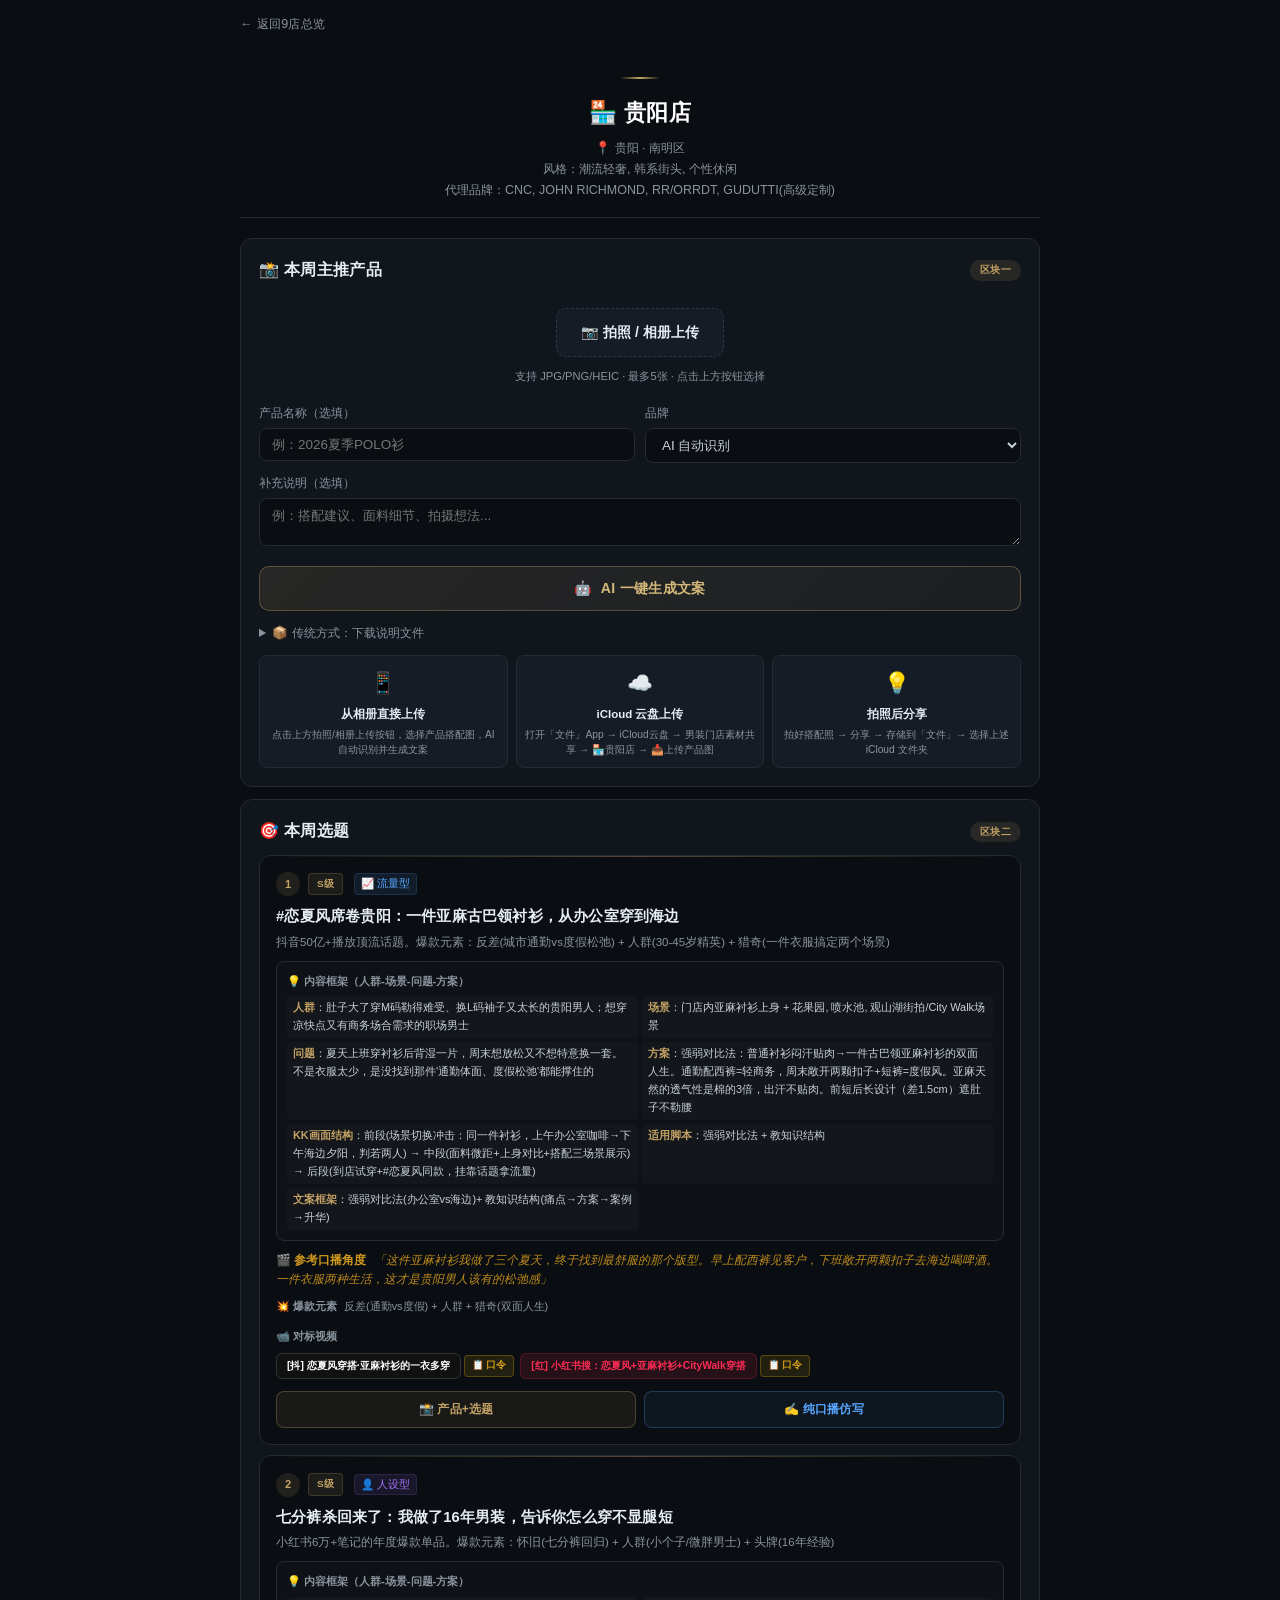
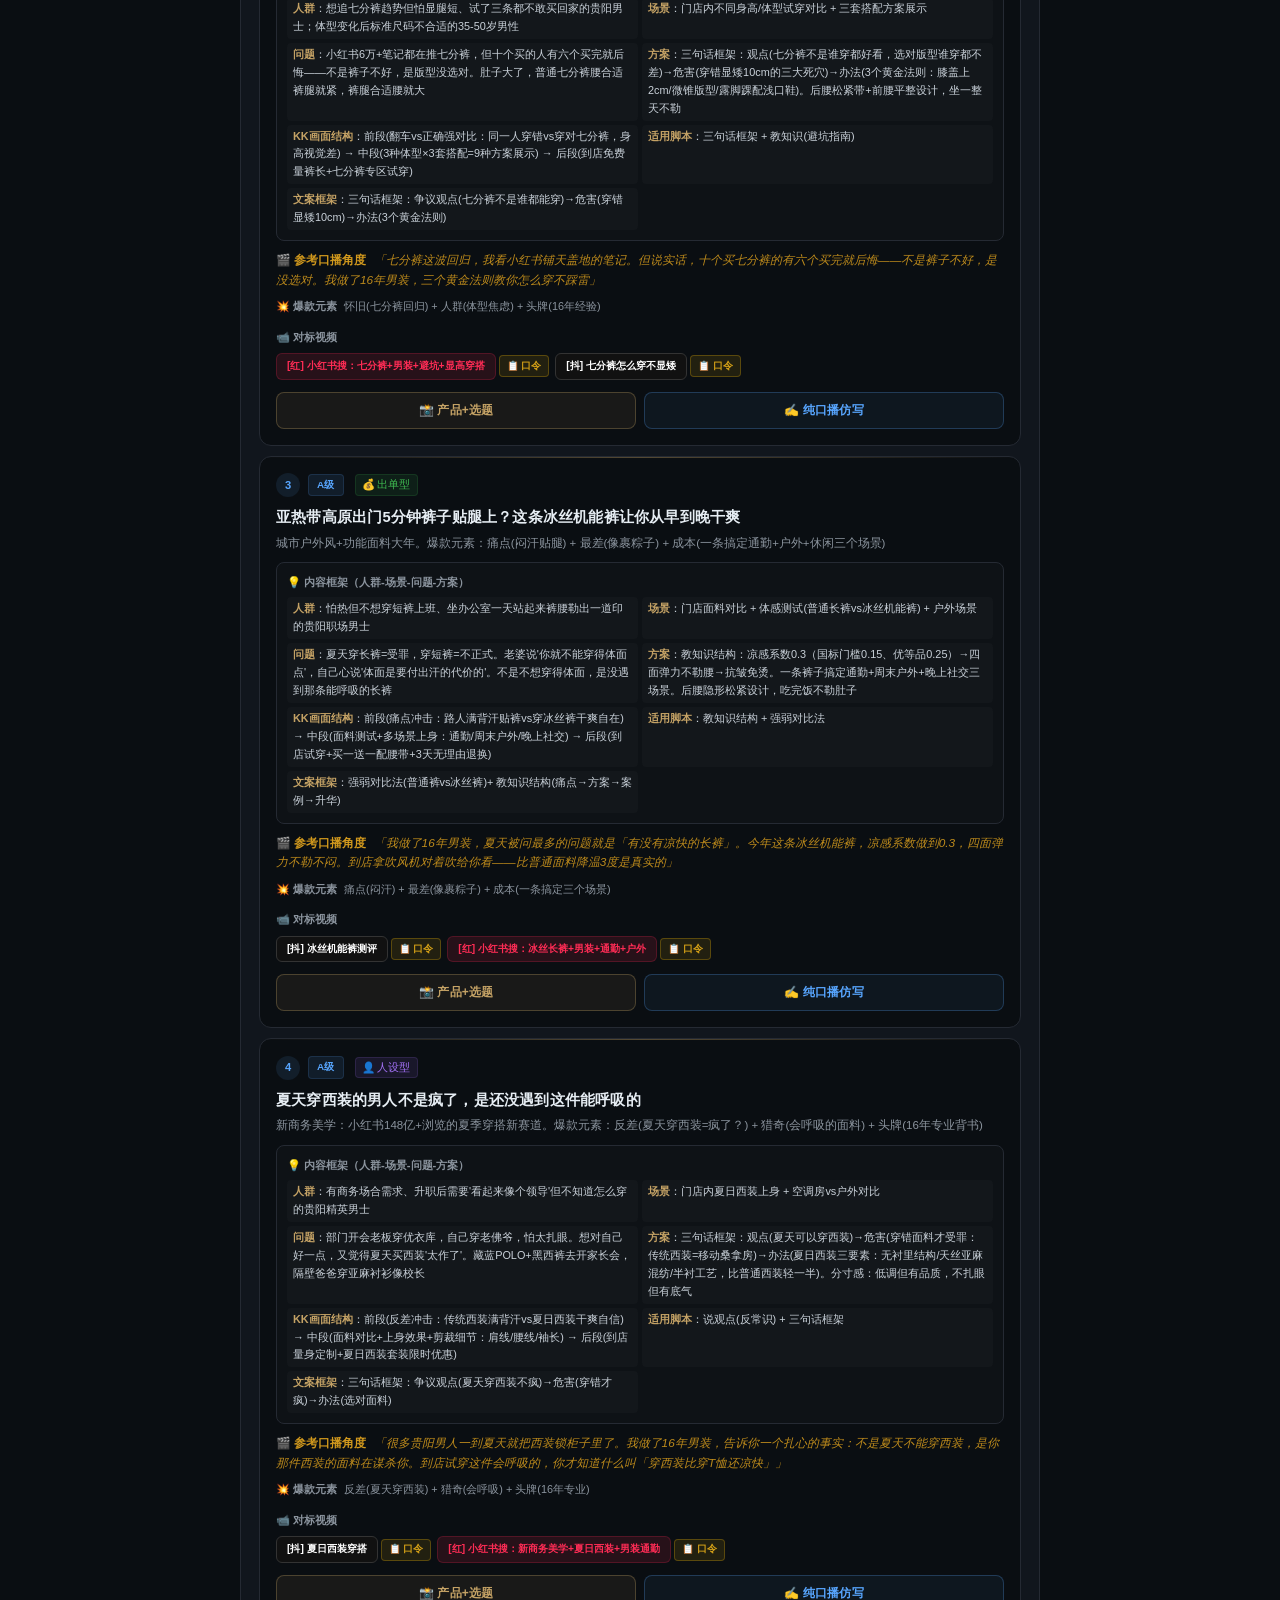
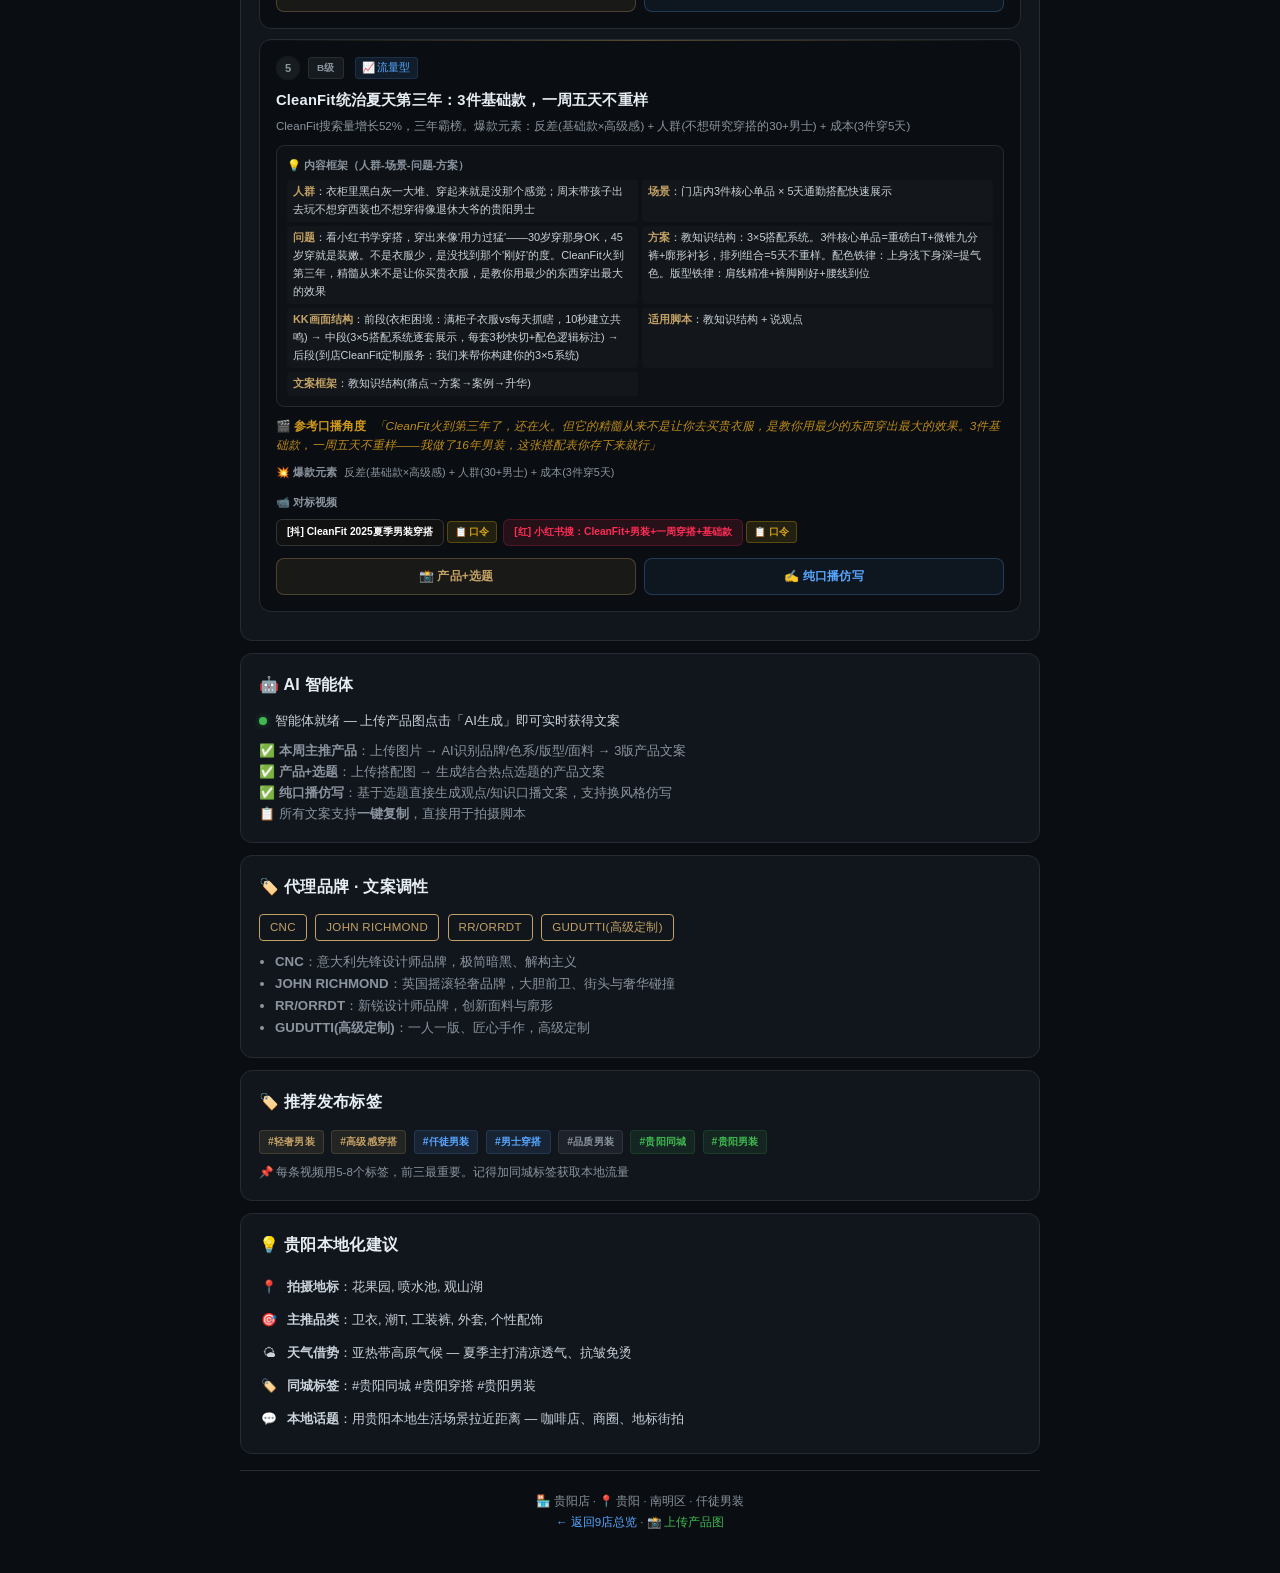
<file: stores/guiyang.html>
<!DOCTYPE html>
<html lang="zh-CN">
<head>
<meta charset="UTF-8">
<meta name="viewport" content="width=device-width, initial-scale=1.0, user-scalable=yes">
<title>贵阳店 · 仟徒男装</title>
<link rel="stylesheet" href="../css/store.css?v=1782382795">
</head>
<body>

<a href="../index.html" class="nav-back">← 返回9店总览</a>

<div class="store-header">
<h1>🏪 贵阳店</h1>
<p class="subtitle">📍 贵阳 · 南明区<br>风格：潮流轻奢, 韩系街头, 个性休闲<br>代理品牌：CNC, JOHN RICHMOND, RR/ORRDT, GUDUTTI(高级定制)</p>
</div>

<!-- ===== 区块一：📸 本周主推产品 ===== -->
<div class="zone zone-product card" id="upload-zone">
<div class="zone-header">
  <h2>📸 本周主推产品</h2>
  <span class="zone-badge">区块一</span>
</div>

<!-- 图片选择 (修复iOS: label包裹方式) -->
<div class="photo-upload-area" id="photo-area">
  <label for="prod-photos" class="photo-upload-label">📷 拍照 / 相册上传</label>
  <input type="file" id="prod-photos" accept="image/*" multiple class="photo-input-hidden">
  <div class="photo-upload-hint">
    支持 JPG/PNG/HEIC · 最多5张 · 点击上方按钮选择
    <span id="photo-count"></span>
  </div>
</div>
<div class="photo-previews" id="photo-previews"></div>

<!-- AI视觉自动识别颜色/品牌/风格，无需手动选择 -->
<div class="product-form" id="product-form"
     data-store-name="贵阳店"
     data-store-id="guiyang"
     data-store-brands="CNC, JOHN RICHMOND, RR/ORRDT, GUDUTTI(高级定制)"
     data-worker-url="https://interviews-encounter-jack-sand.trycloudflare.com"
     data-store-city="贵阳">
  <div class="form-row">
    <div>
      <label>产品名称（选填）</label>
      <input type="text" id="prod-name" placeholder="例：2026夏季POLO衫">
    </div>
    <div>
      <label>品牌</label>
      <select id="prod-brand">
        <option value="">AI 自动识别</option>
<option value="CNC">CNC</option>
<option value="JOHN RICHMOND">JOHN RICHMOND</option>
<option value="RR/ORRDT">RR/ORRDT</option>
<option value="GUDUTTI(高级定制)">GUDUTTI(高级定制)</option>
      </select>
    </div>
  </div>
  <div>
    <label>补充说明（选填）</label>
    <textarea id="prod-notes" placeholder="例：搭配建议、面料细节、拍摄想法..." rows="2"></textarea>
  </div>

  <!-- 主操作按钮 -->
  <div class="form-actions">
    <button class="btn-generate" id="btn-generate">
      <span class="btn-generate-icon">🤖</span>
      <span class="btn-generate-text">AI 一键生成文案</span>
    </button>
  </div>

  <!-- 状态区 -->
  <div class="state-section hidden" id="state-uploading">
    <div class="loading-spinner"></div>
    <p class="state-text">🔄 正在处理图片...</p>
  </div>
  <div class="state-section hidden" id="state-analyzing">
    <div class="loading-spinner"></div>
    <p class="state-text">🤖 AI 正在分析商品...</p>
    <p class="state-hint">品牌识别 · 风格分析 · 卖点提炼 · 3版文案生成</p>
  </div>
  <div class="state-section hidden" id="state-error">
    <p class="error-msg">⚠️ <span id="error-text"></span></p>
    <button class="btn-retry" id="btn-retry">🔄 重试</button>
  </div>

  <!-- AI 识别结果摘要 -->
  <div class="analysis-summary hidden" id="analysis-summary"></div>

  <!-- 文案结果 -->
  <div class="results-section hidden" id="results-section">
    <div class="results-header">
      <h3>✍️ 生成结果</h3>
      <button class="btn-copy-all" id="btn-copy-all">📋 一键复制全部</button>
    </div>
    <div id="copy-cards"></div>
    <div class="results-actions">
      <button class="btn-regenerate" id="btn-regenerate">🔄 重新生成</button>
    </div>
  </div>

  <!-- 传统方式（折叠保留） -->
  <details class="legacy-section">
    <summary>📦 传统方式：下载说明文件</summary>
    <div class="form-actions" style="margin-top:8px">
      <button class="btn-secondary" id="btn-download-txt">📥 下载产品说明文件</button>
      <button class="btn-copy" id="btn-copy-text">📋 复制文本</button>
    </div>
    <div id="preview-box" class="preview-box hidden"></div>
  </details>
</div>

<!-- iCloud 上传方式（保留作为备用） -->
<div class="upload-methods">
  <div class="upload-method">
    <span class="method-icon">📱</span>
    <div class="method-title">从相册直接上传</div>
    <div class="method-desc">点击上方拍照/相册上传按钮，选择产品搭配图，AI自动识别并生成文案</div>
  </div>
  <div class="upload-method">
    <span class="method-icon">☁️</span>
    <div class="method-title">iCloud 云盘上传</div>
    <div class="method-desc">打开「文件」App → iCloud云盘 → 男装门店素材共享 → 🏪贵阳店 → 📥上传产品图</div>
  </div>
  <div class="upload-method">
    <span class="method-icon">💡</span>
    <div class="method-title">拍照后分享</div>
    <div class="method-desc">拍好搭配照 → 分享 → 存储到「文件」→ 选择上述 iCloud 文件夹</div>
  </div>
</div>
</div>

<!-- ===== 区块二：🎯 本周选题 ===== -->
<div class="zone zone-topics card">
<div class="zone-header">
  <h2>🎯 本周选题</h2>
  <span class="zone-badge">区块二</span>
</div>
<div id="wechat-notice" class="wechat-notice hidden">
  💡 微信内无法直接跳转抖音/小红书App，请点击右上角 <strong>「在Safari中打开」</strong> 或使用视频旁的 📋<strong>口令</strong>按钮复制搜索词后到App内搜索
</div>

<div class="topic-card" data-topic-data='{"title": "#恋夏风席卷贵阳：一件亚麻古巴领衬衫，从办公室穿到海边", "ctype": "流量型", "angle": "这件亚麻衬衫我做了三个夏天，终于找到最舒服的那个版型。早上配西裤见客户，下班敞开两颗扣子去海边喝啤酒。一件衣服两种生活，这才是贵阳男人该有的松弛感", "framework": {"人群": "肚子大了穿M码勒得难受、换L码袖子又太长的贵阳男人；想穿凉快点又有商务场合需求的职场男士", "场景": "门店内亚麻衬衫上身 + 花果园, 喷水池, 观山湖街拍/City Walk场景", "问题": "夏天上班穿衬衫后背湿一片，周末想放松又不想特意换一套。不是衣服太少，是没找到那件&#39;通勤体面、度假松弛&#39;都能撑住的", "方案": "强弱对比法：普通衬衫闷汗贴肉→一件古巴领亚麻衬衫的双面人生。通勤配西裤=轻商务，周末敞开两颗扣子+短裤=度假风。亚麻天然的透气性是棉的3倍，出汗不贴肉。前短后长设计（差1.5cm）遮肚子不勒腰", "KK画面结构": "前段(场景切换冲击：同一件衬衫，上午办公室咖啡→下午海边夕阳，判若两人) → 中段(面料微距+上身对比+搭配三场景展示) → 后段(到店试穿+#恋夏风同款，挂靠话题拿流量)", "适用脚本": "强弱对比法 + 教知识结构", "文案框架": "强弱对比法(办公室vs海边)+ 教知识结构(痛点→方案→案例→升华)"}, "grade": "S", "idx": 0}'>
<div class="topic-card-hd">
  <span class="topic-card-num s">1</span>
  <span class="topic-card-grade tag tag-s">S级</span>
  <span class="topic-card-ctype ctype-flow">📈 流量型</span>
</div>
<div class="topic-card-title">#恋夏风席卷贵阳：一件亚麻古巴领衬衫，从办公室穿到海边</div>
<div class="topic-card-desc">抖音50亿+播放顶流话题。爆款元素：反差(城市通勤vs度假松弛) + 人群(30-45岁精英) + 猎奇(一件衣服搞定两个场景)</div>

<div class="topic-card-framework">
  <div class="fw-title">💡 内容框架（人群-场景-问题-方案）</div>
  <div class="fw-grid"><span class="fw-item"><b>人群</b>：肚子大了穿M码勒得难受、换L码袖子又太长的贵阳男人；想穿凉快点又有商务场合需求的职场男士</span><span class="fw-item"><b>场景</b>：门店内亚麻衬衫上身 + 花果园, 喷水池, 观山湖街拍/City Walk场景</span><span class="fw-item"><b>问题</b>：夏天上班穿衬衫后背湿一片，周末想放松又不想特意换一套。不是衣服太少，是没找到那件'通勤体面、度假松弛'都能撑住的</span><span class="fw-item"><b>方案</b>：强弱对比法：普通衬衫闷汗贴肉→一件古巴领亚麻衬衫的双面人生。通勤配西裤=轻商务，周末敞开两颗扣子+短裤=度假风。亚麻天然的透气性是棉的3倍，出汗不贴肉。前短后长设计（差1.5cm）遮肚子不勒腰</span><span class="fw-item"><b>KK画面结构</b>：前段(场景切换冲击：同一件衬衫，上午办公室咖啡→下午海边夕阳，判若两人) → 中段(面料微距+上身对比+搭配三场景展示) → 后段(到店试穿+#恋夏风同款，挂靠话题拿流量)</span><span class="fw-item"><b>适用脚本</b>：强弱对比法 + 教知识结构</span><span class="fw-item"><b>文案框架</b>：强弱对比法(办公室vs海边)+ 教知识结构(痛点→方案→案例→升华)</span></div>
</div>

<div class="topic-card-angle">
  <span class="angle-label">🎬 参考口播角度</span>
  <span class="angle-text">「这件亚麻衬衫我做了三个夏天，终于找到最舒服的那个版型。早上配西裤见客户，下班敞开两颗扣子去海边喝啤酒。一件衣服两种生活，这才是贵阳男人该有的松弛感」</span>
</div>

<div class="topic-card-explosive">
  <span class="angle-label">💥 爆款元素</span>
  <span>反差(通勤vs度假) + 人群 + 猎奇(双面人生)</span>
</div>

<div class="topic-card-videos">
  <span class="video-label">📹 对标视频</span>
  <div class="video-links"><span class="video-link-wrap">
            <a href="https://www.douyin.com/search/恋夏风+男装+亚麻衬衫" target="_blank" rel="noopener" class="video-link plat-dy" data-platform="douyin">[抖] 恋夏风穿搭·亚麻衬衫的一衣多穿</a>
            <button class="btn-copy-code" data-platform="douyin" data-search="恋夏风 男装 亚麻衬衫 一衣多穿" data-url="https://www.douyin.com/search/恋夏风+男装+亚麻衬衫" title="打开抖音搜索「恋夏风 男装 亚麻衬衫 一衣多穿」">📋 口令</button>
            </span> <span class="video-link-wrap">
            <a href="https://www.xiaohongshu.com/search_result?keyword=恋夏风+亚麻衬衫+CityWalk" target="_blank" rel="noopener" class="video-link plat-xhs" data-platform="xhs">[红] 小红书搜：恋夏风+亚麻衬衫+CityWalk穿搭</a>
            <button class="btn-copy-code" data-platform="xhs" data-search="恋夏风 亚麻衬衫 CityWalk 男装" data-url="https://www.xiaohongshu.com/search_result?keyword=恋夏风+亚麻衬衫+CityWalk" title="打开小红书搜索「恋夏风 亚麻衬衫 CityWalk 男装」">📋 口令</button>
            </span> </div>
</div>

<div class="topic-card-action">
  <div class="topic-actions topic-actions-3">
    <button class="btn-topic-product" data-topic-idx="0" data-mode="product_topic">
      📸 产品+选题
    </button>
    <button class="btn-topic-oral" data-topic-idx="0" data-mode="oral_rewrite">
      ✍️ 纯口播仿写
    </button>
  </div>
</div>

<!-- 选题内嵌结果区（产品+选题 / 纯口播仿写） -->
<div class="topic-result hidden" id="topic-result-0">
  <div class="topic-result-loading hidden" id="topic-loading-0">
    <div class="loading-spinner"></div>
    <p class="state-text">🤖 AI 正在生成...</p>
  </div>
  <div class="topic-result-error hidden" id="topic-error-0">
    <p class="error-msg"></p>
    <button class="btn-retry btn-retry-topic" data-topic-idx="0">🔄 重试</button>
  </div>
  <div class="topic-result-content" id="topic-content-0"></div>
  <div class="topic-result-actions hidden" id="topic-actions-0">
    <button class="btn-topic-regenerate" data-topic-idx="0" data-mode="oral_rewrite">🔄 重新生成口播</button>
    <button class="btn-topic-regenerate" data-topic-idx="0" data-mode="product_topic">📸 换个产品重新生成</button>
  </div>
  <!-- 发布文案按钮（在基础文案生成后出现） -->
  <div class="topic-publish-area hidden" id="topic-publish-area-0">
    <div class="publish-divider">
      <span>📤 确认基础文案无误后，一键生成3版发布级文案</span>
    </div>
    <button class="btn-publish-copy" data-topic-idx="0" data-mode="publish_copy">
      📤 一键生成发布文案（3版）
    </button>
    <div class="topic-publish-result hidden" id="topic-publish-result-0">
      <div class="topic-publish-loading hidden" id="topic-publish-loading-0">
        <div class="loading-spinner"></div>
        <p class="state-text">🤖 正在生成3版发布文案...</p>
      </div>
      <div class="topic-publish-error hidden" id="topic-publish-error-0">
        <p class="error-msg"></p>
        <button class="btn-retry btn-retry-publish" data-topic-idx="0">🔄 重试</button>
      </div>
      <div class="topic-publish-content" id="topic-publish-content-0"></div>
    </div>
  </div>
</div>
</div>
<div class="topic-card" data-topic-data='{"title": "七分裤杀回来了：我做了16年男装，告诉你怎么穿不显腿短", "ctype": "人设型", "angle": "七分裤这波回归，我看小红书铺天盖地的笔记。但说实话，十个买七分裤的有六个买完就后悔——不是裤子不好，是没选对。我做了16年男装，三个黄金法则教你怎么穿不踩雷", "framework": {"人群": "想追七分裤趋势但怕显腿短、试了三条都不敢买回家的贵阳男士；体型变化后标准尺码不合适的35-50岁男性", "场景": "门店内不同身高/体型试穿对比 + 三套搭配方案展示", "问题": "小红书6万+笔记都在推七分裤，但十个买的人有六个买完就后悔——不是裤子不好，是版型没选对。肚子大了，普通七分裤腰合适裤腿就紧，裤腿合适腰就大", "方案": "三句话框架：观点(七分裤不是谁穿都好看，选对版型谁穿都不差)→危害(穿错显矮10cm的三大死穴)→办法(3个黄金法则：膝盖上2cm/微锥版型/露脚踝配浅口鞋)。后腰松紧带+前腰平整设计，坐一整天不勒", "KK画面结构": "前段(翻车vs正确强对比：同一人穿错vs穿对七分裤，身高视觉差) → 中段(3种体型×3套搭配=9种方案展示) → 后段(到店免费量裤长+七分裤专区试穿)", "适用脚本": "三句话框架 + 教知识(避坑指南)", "文案框架": "三句话框架：争议观点(七分裤不是谁都能穿)→危害(穿错显矮10cm)→办法(3个黄金法则)"}, "grade": "S", "idx": 1}'>
<div class="topic-card-hd">
  <span class="topic-card-num s">2</span>
  <span class="topic-card-grade tag tag-s">S级</span>
  <span class="topic-card-ctype ctype-persona">👤 人设型</span>
</div>
<div class="topic-card-title">七分裤杀回来了：我做了16年男装，告诉你怎么穿不显腿短</div>
<div class="topic-card-desc">小红书6万+笔记的年度爆款单品。爆款元素：怀旧(七分裤回归) + 人群(小个子/微胖男士) + 头牌(16年经验)</div>

<div class="topic-card-framework">
  <div class="fw-title">💡 内容框架（人群-场景-问题-方案）</div>
  <div class="fw-grid"><span class="fw-item"><b>人群</b>：想追七分裤趋势但怕显腿短、试了三条都不敢买回家的贵阳男士；体型变化后标准尺码不合适的35-50岁男性</span><span class="fw-item"><b>场景</b>：门店内不同身高/体型试穿对比 + 三套搭配方案展示</span><span class="fw-item"><b>问题</b>：小红书6万+笔记都在推七分裤，但十个买的人有六个买完就后悔——不是裤子不好，是版型没选对。肚子大了，普通七分裤腰合适裤腿就紧，裤腿合适腰就大</span><span class="fw-item"><b>方案</b>：三句话框架：观点(七分裤不是谁穿都好看，选对版型谁穿都不差)→危害(穿错显矮10cm的三大死穴)→办法(3个黄金法则：膝盖上2cm/微锥版型/露脚踝配浅口鞋)。后腰松紧带+前腰平整设计，坐一整天不勒</span><span class="fw-item"><b>KK画面结构</b>：前段(翻车vs正确强对比：同一人穿错vs穿对七分裤，身高视觉差) → 中段(3种体型×3套搭配=9种方案展示) → 后段(到店免费量裤长+七分裤专区试穿)</span><span class="fw-item"><b>适用脚本</b>：三句话框架 + 教知识(避坑指南)</span><span class="fw-item"><b>文案框架</b>：三句话框架：争议观点(七分裤不是谁都能穿)→危害(穿错显矮10cm)→办法(3个黄金法则)</span></div>
</div>

<div class="topic-card-angle">
  <span class="angle-label">🎬 参考口播角度</span>
  <span class="angle-text">「七分裤这波回归，我看小红书铺天盖地的笔记。但说实话，十个买七分裤的有六个买完就后悔——不是裤子不好，是没选对。我做了16年男装，三个黄金法则教你怎么穿不踩雷」</span>
</div>

<div class="topic-card-explosive">
  <span class="angle-label">💥 爆款元素</span>
  <span>怀旧(七分裤回归) + 人群(体型焦虑) + 头牌(16年经验)</span>
</div>

<div class="topic-card-videos">
  <span class="video-label">📹 对标视频</span>
  <div class="video-links"><span class="video-link-wrap">
            <a href="https://www.xiaohongshu.com/search_result?keyword=七分裤+男装+避坑+显高" target="_blank" rel="noopener" class="video-link plat-xhs" data-platform="xhs">[红] 小红书搜：七分裤+男装+避坑+显高穿搭</a>
            <button class="btn-copy-code" data-platform="xhs" data-search="七分裤 男装 避坑 显高 穿搭" data-url="https://www.xiaohongshu.com/search_result?keyword=七分裤+男装+避坑+显高" title="打开小红书搜索「七分裤 男装 避坑 显高 穿搭」">📋 口令</button>
            </span> <span class="video-link-wrap">
            <a href="https://www.douyin.com/search/七分裤+男+怎么穿+不显矮" target="_blank" rel="noopener" class="video-link plat-dy" data-platform="douyin">[抖] 七分裤怎么穿不显矮</a>
            <button class="btn-copy-code" data-platform="douyin" data-search="七分裤 男生 怎么穿 显高" data-url="https://www.douyin.com/search/七分裤+男+怎么穿+不显矮" title="打开抖音搜索「七分裤 男生 怎么穿 显高」">📋 口令</button>
            </span> </div>
</div>

<div class="topic-card-action">
  <div class="topic-actions topic-actions-3">
    <button class="btn-topic-product" data-topic-idx="1" data-mode="product_topic">
      📸 产品+选题
    </button>
    <button class="btn-topic-oral" data-topic-idx="1" data-mode="oral_rewrite">
      ✍️ 纯口播仿写
    </button>
  </div>
</div>

<!-- 选题内嵌结果区（产品+选题 / 纯口播仿写） -->
<div class="topic-result hidden" id="topic-result-1">
  <div class="topic-result-loading hidden" id="topic-loading-1">
    <div class="loading-spinner"></div>
    <p class="state-text">🤖 AI 正在生成...</p>
  </div>
  <div class="topic-result-error hidden" id="topic-error-1">
    <p class="error-msg"></p>
    <button class="btn-retry btn-retry-topic" data-topic-idx="1">🔄 重试</button>
  </div>
  <div class="topic-result-content" id="topic-content-1"></div>
  <div class="topic-result-actions hidden" id="topic-actions-1">
    <button class="btn-topic-regenerate" data-topic-idx="1" data-mode="oral_rewrite">🔄 重新生成口播</button>
    <button class="btn-topic-regenerate" data-topic-idx="1" data-mode="product_topic">📸 换个产品重新生成</button>
  </div>
  <!-- 发布文案按钮（在基础文案生成后出现） -->
  <div class="topic-publish-area hidden" id="topic-publish-area-1">
    <div class="publish-divider">
      <span>📤 确认基础文案无误后，一键生成3版发布级文案</span>
    </div>
    <button class="btn-publish-copy" data-topic-idx="1" data-mode="publish_copy">
      📤 一键生成发布文案（3版）
    </button>
    <div class="topic-publish-result hidden" id="topic-publish-result-1">
      <div class="topic-publish-loading hidden" id="topic-publish-loading-1">
        <div class="loading-spinner"></div>
        <p class="state-text">🤖 正在生成3版发布文案...</p>
      </div>
      <div class="topic-publish-error hidden" id="topic-publish-error-1">
        <p class="error-msg"></p>
        <button class="btn-retry btn-retry-publish" data-topic-idx="1">🔄 重试</button>
      </div>
      <div class="topic-publish-content" id="topic-publish-content-1"></div>
    </div>
  </div>
</div>
</div>
<div class="topic-card" data-topic-data='{"title": "亚热带高原出门5分钟裤子贴腿上？这条冰丝机能裤让你从早到晚干爽", "ctype": "出单型", "angle": "我做了16年男装，夏天被问最多的问题就是「有没有凉快的长裤」。今年这条冰丝机能裤，凉感系数做到0.3，四面弹力不勒不闷。到店拿吹风机对着吹给你看——比普通面料降温3度是真实的", "framework": {"人群": "怕热但不想穿短裤上班、坐办公室一天站起来裤腰勒出一道印的贵阳职场男士", "场景": "门店面料对比 + 体感测试(普通长裤vs冰丝机能裤) + 户外场景", "问题": "夏天穿长裤=受罪，穿短裤=不正式。老婆说&#39;你就不能穿得体面点&#39;，自己心说&#39;体面是要付出汗的代价的&#39;。不是不想穿得体面，是没遇到那条能呼吸的长裤", "方案": "教知识结构：凉感系数0.3（国标门槛0.15、优等品0.25）→四面弹力不勒腰→抗皱免烫。一条裤子搞定通勤+周末户外+晚上社交三场景。后腰隐形松紧设计，吃完饭不勒肚子", "KK画面结构": "前段(痛点冲击：路人满背汗贴裤vs穿冰丝裤干爽自在) → 中段(面料测试+多场景上身：通勤/周末户外/晚上社交) → 后段(到店试穿+买一送一配腰带+3天无理由退换)", "适用脚本": "教知识结构 + 强弱对比法", "文案框架": "强弱对比法(普通裤vs冰丝裤)+ 教知识结构(痛点→方案→案例→升华)"}, "grade": "A", "idx": 2}'>
<div class="topic-card-hd">
  <span class="topic-card-num a">3</span>
  <span class="topic-card-grade tag tag-a">A级</span>
  <span class="topic-card-ctype ctype-order">💰 出单型</span>
</div>
<div class="topic-card-title">亚热带高原出门5分钟裤子贴腿上？这条冰丝机能裤让你从早到晚干爽</div>
<div class="topic-card-desc">城市户外风+功能面料大年。爆款元素：痛点(闷汗贴腿) + 最差(像裹粽子) + 成本(一条搞定通勤+户外+休闲三个场景)</div>

<div class="topic-card-framework">
  <div class="fw-title">💡 内容框架（人群-场景-问题-方案）</div>
  <div class="fw-grid"><span class="fw-item"><b>人群</b>：怕热但不想穿短裤上班、坐办公室一天站起来裤腰勒出一道印的贵阳职场男士</span><span class="fw-item"><b>场景</b>：门店面料对比 + 体感测试(普通长裤vs冰丝机能裤) + 户外场景</span><span class="fw-item"><b>问题</b>：夏天穿长裤=受罪，穿短裤=不正式。老婆说'你就不能穿得体面点'，自己心说'体面是要付出汗的代价的'。不是不想穿得体面，是没遇到那条能呼吸的长裤</span><span class="fw-item"><b>方案</b>：教知识结构：凉感系数0.3（国标门槛0.15、优等品0.25）→四面弹力不勒腰→抗皱免烫。一条裤子搞定通勤+周末户外+晚上社交三场景。后腰隐形松紧设计，吃完饭不勒肚子</span><span class="fw-item"><b>KK画面结构</b>：前段(痛点冲击：路人满背汗贴裤vs穿冰丝裤干爽自在) → 中段(面料测试+多场景上身：通勤/周末户外/晚上社交) → 后段(到店试穿+买一送一配腰带+3天无理由退换)</span><span class="fw-item"><b>适用脚本</b>：教知识结构 + 强弱对比法</span><span class="fw-item"><b>文案框架</b>：强弱对比法(普通裤vs冰丝裤)+ 教知识结构(痛点→方案→案例→升华)</span></div>
</div>

<div class="topic-card-angle">
  <span class="angle-label">🎬 参考口播角度</span>
  <span class="angle-text">「我做了16年男装，夏天被问最多的问题就是「有没有凉快的长裤」。今年这条冰丝机能裤，凉感系数做到0.3，四面弹力不勒不闷。到店拿吹风机对着吹给你看——比普通面料降温3度是真实的」</span>
</div>

<div class="topic-card-explosive">
  <span class="angle-label">💥 爆款元素</span>
  <span>痛点(闷汗) + 最差(像裹粽子) + 成本(一条搞定三个场景)</span>
</div>

<div class="topic-card-videos">
  <span class="video-label">📹 对标视频</span>
  <div class="video-links"><span class="video-link-wrap">
            <a href="https://www.douyin.com/search/冰丝+机能裤+男+测评" target="_blank" rel="noopener" class="video-link plat-dy" data-platform="douyin">[抖] 冰丝机能裤测评</a>
            <button class="btn-copy-code" data-platform="douyin" data-search="冰丝 机能裤 男 测评" data-url="https://www.douyin.com/search/冰丝+机能裤+男+测评" title="打开抖音搜索「冰丝 机能裤 男 测评」">📋 口令</button>
            </span> <span class="video-link-wrap">
            <a href="https://www.xiaohongshu.com/search_result?keyword=冰丝长裤+男装+通勤+户外" target="_blank" rel="noopener" class="video-link plat-xhs" data-platform="xhs">[红] 小红书搜：冰丝长裤+男装+通勤+户外</a>
            <button class="btn-copy-code" data-platform="xhs" data-search="冰丝长裤 男装 通勤 户外" data-url="https://www.xiaohongshu.com/search_result?keyword=冰丝长裤+男装+通勤+户外" title="打开小红书搜索「冰丝长裤 男装 通勤 户外」">📋 口令</button>
            </span> </div>
</div>

<div class="topic-card-action">
  <div class="topic-actions topic-actions-3">
    <button class="btn-topic-product" data-topic-idx="2" data-mode="product_topic">
      📸 产品+选题
    </button>
    <button class="btn-topic-oral" data-topic-idx="2" data-mode="oral_rewrite">
      ✍️ 纯口播仿写
    </button>
  </div>
</div>

<!-- 选题内嵌结果区（产品+选题 / 纯口播仿写） -->
<div class="topic-result hidden" id="topic-result-2">
  <div class="topic-result-loading hidden" id="topic-loading-2">
    <div class="loading-spinner"></div>
    <p class="state-text">🤖 AI 正在生成...</p>
  </div>
  <div class="topic-result-error hidden" id="topic-error-2">
    <p class="error-msg"></p>
    <button class="btn-retry btn-retry-topic" data-topic-idx="2">🔄 重试</button>
  </div>
  <div class="topic-result-content" id="topic-content-2"></div>
  <div class="topic-result-actions hidden" id="topic-actions-2">
    <button class="btn-topic-regenerate" data-topic-idx="2" data-mode="oral_rewrite">🔄 重新生成口播</button>
    <button class="btn-topic-regenerate" data-topic-idx="2" data-mode="product_topic">📸 换个产品重新生成</button>
  </div>
  <!-- 发布文案按钮（在基础文案生成后出现） -->
  <div class="topic-publish-area hidden" id="topic-publish-area-2">
    <div class="publish-divider">
      <span>📤 确认基础文案无误后，一键生成3版发布级文案</span>
    </div>
    <button class="btn-publish-copy" data-topic-idx="2" data-mode="publish_copy">
      📤 一键生成发布文案（3版）
    </button>
    <div class="topic-publish-result hidden" id="topic-publish-result-2">
      <div class="topic-publish-loading hidden" id="topic-publish-loading-2">
        <div class="loading-spinner"></div>
        <p class="state-text">🤖 正在生成3版发布文案...</p>
      </div>
      <div class="topic-publish-error hidden" id="topic-publish-error-2">
        <p class="error-msg"></p>
        <button class="btn-retry btn-retry-publish" data-topic-idx="2">🔄 重试</button>
      </div>
      <div class="topic-publish-content" id="topic-publish-content-2"></div>
    </div>
  </div>
</div>
</div>
<div class="topic-card" data-topic-data='{"title": "夏天穿西装的男人不是疯了，是还没遇到这件能呼吸的", "ctype": "人设型", "angle": "很多贵阳男人一到夏天就把西装锁柜子里了。我做了16年男装，告诉你一个扎心的事实：不是夏天不能穿西装，是你那件西装的面料在谋杀你。到店试穿这件会呼吸的，你才知道什么叫「穿西装比穿T恤还凉快」", "framework": {"人群": "有商务场合需求、升职后需要&#39;看起来像个领导&#39;但不知道怎么穿的贵阳精英男士", "场景": "门店内夏日西装上身 + 空调房vs户外对比", "问题": "部门开会老板穿优衣库，自己穿老佛爷，怕太扎眼。想对自己好一点，又觉得夏天买西装&#39;太作了&#39;。藏蓝POLO+黑西裤去开家长会，隔壁爸爸穿亚麻衬衫像校长", "方案": "三句话框架：观点(夏天可以穿西装)→危害(穿错面料才受罪：传统西装=移动桑拿房)→办法(夏日西装三要素：无衬里结构/天丝亚麻混纺/半衬工艺，比普通西装轻一半)。分寸感：低调但有品质，不扎眼但有底气", "KK画面结构": "前段(反差冲击：传统西装满背汗vs夏日西装干爽自信) → 中段(面料对比+上身效果+剪裁细节：肩线/腰线/袖长) → 后段(到店量身定制+夏日西装套装限时优惠)", "适用脚本": "说观点(反常识) + 三句话框架", "文案框架": "三句话框架：争议观点(夏天穿西装不疯)→危害(穿错才疯)→办法(选对面料)"}, "grade": "A", "idx": 3}'>
<div class="topic-card-hd">
  <span class="topic-card-num a">4</span>
  <span class="topic-card-grade tag tag-a">A级</span>
  <span class="topic-card-ctype ctype-persona">👤 人设型</span>
</div>
<div class="topic-card-title">夏天穿西装的男人不是疯了，是还没遇到这件能呼吸的</div>
<div class="topic-card-desc">新商务美学：小红书148亿+浏览的夏季穿搭新赛道。爆款元素：反差(夏天穿西装=疯了？) + 猎奇(会呼吸的面料) + 头牌(16年专业背书)</div>

<div class="topic-card-framework">
  <div class="fw-title">💡 内容框架（人群-场景-问题-方案）</div>
  <div class="fw-grid"><span class="fw-item"><b>人群</b>：有商务场合需求、升职后需要'看起来像个领导'但不知道怎么穿的贵阳精英男士</span><span class="fw-item"><b>场景</b>：门店内夏日西装上身 + 空调房vs户外对比</span><span class="fw-item"><b>问题</b>：部门开会老板穿优衣库，自己穿老佛爷，怕太扎眼。想对自己好一点，又觉得夏天买西装'太作了'。藏蓝POLO+黑西裤去开家长会，隔壁爸爸穿亚麻衬衫像校长</span><span class="fw-item"><b>方案</b>：三句话框架：观点(夏天可以穿西装)→危害(穿错面料才受罪：传统西装=移动桑拿房)→办法(夏日西装三要素：无衬里结构/天丝亚麻混纺/半衬工艺，比普通西装轻一半)。分寸感：低调但有品质，不扎眼但有底气</span><span class="fw-item"><b>KK画面结构</b>：前段(反差冲击：传统西装满背汗vs夏日西装干爽自信) → 中段(面料对比+上身效果+剪裁细节：肩线/腰线/袖长) → 后段(到店量身定制+夏日西装套装限时优惠)</span><span class="fw-item"><b>适用脚本</b>：说观点(反常识) + 三句话框架</span><span class="fw-item"><b>文案框架</b>：三句话框架：争议观点(夏天穿西装不疯)→危害(穿错才疯)→办法(选对面料)</span></div>
</div>

<div class="topic-card-angle">
  <span class="angle-label">🎬 参考口播角度</span>
  <span class="angle-text">「很多贵阳男人一到夏天就把西装锁柜子里了。我做了16年男装，告诉你一个扎心的事实：不是夏天不能穿西装，是你那件西装的面料在谋杀你。到店试穿这件会呼吸的，你才知道什么叫「穿西装比穿T恤还凉快」」</span>
</div>

<div class="topic-card-explosive">
  <span class="angle-label">💥 爆款元素</span>
  <span>反差(夏天穿西装) + 猎奇(会呼吸) + 头牌(16年专业)</span>
</div>

<div class="topic-card-videos">
  <span class="video-label">📹 对标视频</span>
  <div class="video-links"><span class="video-link-wrap">
            <a href="https://www.douyin.com/search/夏日+西装+男+轻商务" target="_blank" rel="noopener" class="video-link plat-dy" data-platform="douyin">[抖] 夏日西装穿搭</a>
            <button class="btn-copy-code" data-platform="douyin" data-search="夏日 西装 男 轻商务 穿搭" data-url="https://www.douyin.com/search/夏日+西装+男+轻商务" title="打开抖音搜索「夏日 西装 男 轻商务 穿搭」">📋 口令</button>
            </span> <span class="video-link-wrap">
            <a href="https://www.xiaohongshu.com/search_result?keyword=新商务美学+夏日西装+男装" target="_blank" rel="noopener" class="video-link plat-xhs" data-platform="xhs">[红] 小红书搜：新商务美学+夏日西装+男装通勤</a>
            <button class="btn-copy-code" data-platform="xhs" data-search="新商务美学 夏日西装 男装 通勤" data-url="https://www.xiaohongshu.com/search_result?keyword=新商务美学+夏日西装+男装" title="打开小红书搜索「新商务美学 夏日西装 男装 通勤」">📋 口令</button>
            </span> </div>
</div>

<div class="topic-card-action">
  <div class="topic-actions topic-actions-3">
    <button class="btn-topic-product" data-topic-idx="3" data-mode="product_topic">
      📸 产品+选题
    </button>
    <button class="btn-topic-oral" data-topic-idx="3" data-mode="oral_rewrite">
      ✍️ 纯口播仿写
    </button>
  </div>
</div>

<!-- 选题内嵌结果区（产品+选题 / 纯口播仿写） -->
<div class="topic-result hidden" id="topic-result-3">
  <div class="topic-result-loading hidden" id="topic-loading-3">
    <div class="loading-spinner"></div>
    <p class="state-text">🤖 AI 正在生成...</p>
  </div>
  <div class="topic-result-error hidden" id="topic-error-3">
    <p class="error-msg"></p>
    <button class="btn-retry btn-retry-topic" data-topic-idx="3">🔄 重试</button>
  </div>
  <div class="topic-result-content" id="topic-content-3"></div>
  <div class="topic-result-actions hidden" id="topic-actions-3">
    <button class="btn-topic-regenerate" data-topic-idx="3" data-mode="oral_rewrite">🔄 重新生成口播</button>
    <button class="btn-topic-regenerate" data-topic-idx="3" data-mode="product_topic">📸 换个产品重新生成</button>
  </div>
  <!-- 发布文案按钮（在基础文案生成后出现） -->
  <div class="topic-publish-area hidden" id="topic-publish-area-3">
    <div class="publish-divider">
      <span>📤 确认基础文案无误后，一键生成3版发布级文案</span>
    </div>
    <button class="btn-publish-copy" data-topic-idx="3" data-mode="publish_copy">
      📤 一键生成发布文案（3版）
    </button>
    <div class="topic-publish-result hidden" id="topic-publish-result-3">
      <div class="topic-publish-loading hidden" id="topic-publish-loading-3">
        <div class="loading-spinner"></div>
        <p class="state-text">🤖 正在生成3版发布文案...</p>
      </div>
      <div class="topic-publish-error hidden" id="topic-publish-error-3">
        <p class="error-msg"></p>
        <button class="btn-retry btn-retry-publish" data-topic-idx="3">🔄 重试</button>
      </div>
      <div class="topic-publish-content" id="topic-publish-content-3"></div>
    </div>
  </div>
</div>
</div>
<div class="topic-card" data-topic-data='{"title": "CleanFit统治夏天第三年：3件基础款，一周五天不重样", "ctype": "流量型", "angle": "CleanFit火到第三年了，还在火。但它的精髓从来不是让你去买贵衣服，是教你用最少的东西穿出最大的效果。3件基础款，一周五天不重样——我做了16年男装，这张搭配表你存下来就行", "framework": {"人群": "衣柜里黑白灰一大堆、穿起来就是没那个感觉；周末带孩子出去玩不想穿西装也不想穿得像退休大爷的贵阳男士", "场景": "门店内3件核心单品 × 5天通勤搭配快速展示", "问题": "看小红书学穿搭，穿出来像&#39;用力过猛&#39;——30岁穿那身OK，45岁穿就是装嫩。不是衣服少，是没找到那个&#39;刚好&#39;的度。CleanFit火到第三年，精髓从来不是让你买贵衣服，是教你用最少的东西穿出最大的效果", "方案": "教知识结构：3×5搭配系统。3件核心单品=重磅白T+微锥九分裤+廓形衬衫，排列组合=5天不重样。配色铁律：上身浅下身深=提气色。版型铁律：肩线精准+裤脚刚好+腰线到位", "KK画面结构": "前段(衣柜困境：满柜子衣服vs每天抓瞎，10秒建立共鸣) → 中段(3×5搭配系统逐套展示，每套3秒快切+配色逻辑标注) → 后段(到店CleanFit定制服务：我们来帮你构建你的3×5系统)", "适用脚本": "教知识结构 + 说观点", "文案框架": "教知识结构(痛点→方案→案例→升华)"}, "grade": "B", "idx": 4}'>
<div class="topic-card-hd">
  <span class="topic-card-num b">5</span>
  <span class="topic-card-grade tag tag-b">B级</span>
  <span class="topic-card-ctype ctype-flow">📈 流量型</span>
</div>
<div class="topic-card-title">CleanFit统治夏天第三年：3件基础款，一周五天不重样</div>
<div class="topic-card-desc">CleanFit搜索量增长52%，三年霸榜。爆款元素：反差(基础款×高级感) + 人群(不想研究穿搭的30+男士) + 成本(3件穿5天)</div>

<div class="topic-card-framework">
  <div class="fw-title">💡 内容框架（人群-场景-问题-方案）</div>
  <div class="fw-grid"><span class="fw-item"><b>人群</b>：衣柜里黑白灰一大堆、穿起来就是没那个感觉；周末带孩子出去玩不想穿西装也不想穿得像退休大爷的贵阳男士</span><span class="fw-item"><b>场景</b>：门店内3件核心单品 × 5天通勤搭配快速展示</span><span class="fw-item"><b>问题</b>：看小红书学穿搭，穿出来像'用力过猛'——30岁穿那身OK，45岁穿就是装嫩。不是衣服少，是没找到那个'刚好'的度。CleanFit火到第三年，精髓从来不是让你买贵衣服，是教你用最少的东西穿出最大的效果</span><span class="fw-item"><b>方案</b>：教知识结构：3×5搭配系统。3件核心单品=重磅白T+微锥九分裤+廓形衬衫，排列组合=5天不重样。配色铁律：上身浅下身深=提气色。版型铁律：肩线精准+裤脚刚好+腰线到位</span><span class="fw-item"><b>KK画面结构</b>：前段(衣柜困境：满柜子衣服vs每天抓瞎，10秒建立共鸣) → 中段(3×5搭配系统逐套展示，每套3秒快切+配色逻辑标注) → 后段(到店CleanFit定制服务：我们来帮你构建你的3×5系统)</span><span class="fw-item"><b>适用脚本</b>：教知识结构 + 说观点</span><span class="fw-item"><b>文案框架</b>：教知识结构(痛点→方案→案例→升华)</span></div>
</div>

<div class="topic-card-angle">
  <span class="angle-label">🎬 参考口播角度</span>
  <span class="angle-text">「CleanFit火到第三年了，还在火。但它的精髓从来不是让你去买贵衣服，是教你用最少的东西穿出最大的效果。3件基础款，一周五天不重样——我做了16年男装，这张搭配表你存下来就行」</span>
</div>

<div class="topic-card-explosive">
  <span class="angle-label">💥 爆款元素</span>
  <span>反差(基础款×高级感) + 人群(30+男士) + 成本(3件穿5天)</span>
</div>

<div class="topic-card-videos">
  <span class="video-label">📹 对标视频</span>
  <div class="video-links"><span class="video-link-wrap">
            <a href="https://www.douyin.com/search/CleanFit+男+夏季+基础款" target="_blank" rel="noopener" class="video-link plat-dy" data-platform="douyin">[抖] CleanFit 2025夏季男装穿搭</a>
            <button class="btn-copy-code" data-platform="douyin" data-search="CleanFit 男 夏季 基础款 穿搭" data-url="https://www.douyin.com/search/CleanFit+男+夏季+基础款" title="打开抖音搜索「CleanFit 男 夏季 基础款 穿搭」">📋 口令</button>
            </span> <span class="video-link-wrap">
            <a href="https://www.xiaohongshu.com/search_result?keyword=CleanFit+男装+一周穿搭" target="_blank" rel="noopener" class="video-link plat-xhs" data-platform="xhs">[红] 小红书搜：CleanFit+男装+一周穿搭+基础款</a>
            <button class="btn-copy-code" data-platform="xhs" data-search="CleanFit 男装 一周穿搭 基础款" data-url="https://www.xiaohongshu.com/search_result?keyword=CleanFit+男装+一周穿搭" title="打开小红书搜索「CleanFit 男装 一周穿搭 基础款」">📋 口令</button>
            </span> </div>
</div>

<div class="topic-card-action">
  <div class="topic-actions topic-actions-3">
    <button class="btn-topic-product" data-topic-idx="4" data-mode="product_topic">
      📸 产品+选题
    </button>
    <button class="btn-topic-oral" data-topic-idx="4" data-mode="oral_rewrite">
      ✍️ 纯口播仿写
    </button>
  </div>
</div>

<!-- 选题内嵌结果区（产品+选题 / 纯口播仿写） -->
<div class="topic-result hidden" id="topic-result-4">
  <div class="topic-result-loading hidden" id="topic-loading-4">
    <div class="loading-spinner"></div>
    <p class="state-text">🤖 AI 正在生成...</p>
  </div>
  <div class="topic-result-error hidden" id="topic-error-4">
    <p class="error-msg"></p>
    <button class="btn-retry btn-retry-topic" data-topic-idx="4">🔄 重试</button>
  </div>
  <div class="topic-result-content" id="topic-content-4"></div>
  <div class="topic-result-actions hidden" id="topic-actions-4">
    <button class="btn-topic-regenerate" data-topic-idx="4" data-mode="oral_rewrite">🔄 重新生成口播</button>
    <button class="btn-topic-regenerate" data-topic-idx="4" data-mode="product_topic">📸 换个产品重新生成</button>
  </div>
  <!-- 发布文案按钮（在基础文案生成后出现） -->
  <div class="topic-publish-area hidden" id="topic-publish-area-4">
    <div class="publish-divider">
      <span>📤 确认基础文案无误后，一键生成3版发布级文案</span>
    </div>
    <button class="btn-publish-copy" data-topic-idx="4" data-mode="publish_copy">
      📤 一键生成发布文案（3版）
    </button>
    <div class="topic-publish-result hidden" id="topic-publish-result-4">
      <div class="topic-publish-loading hidden" id="topic-publish-loading-4">
        <div class="loading-spinner"></div>
        <p class="state-text">🤖 正在生成3版发布文案...</p>
      </div>
      <div class="topic-publish-error hidden" id="topic-publish-error-4">
        <p class="error-msg"></p>
        <button class="btn-retry btn-retry-publish" data-topic-idx="4">🔄 重试</button>
      </div>
      <div class="topic-publish-content" id="topic-publish-content-4"></div>
    </div>
  </div>
</div>
</div>
</div>

<!-- ===== 区块三：品牌 + AI + 标签 + 本地化 ===== -->
<div class="card">
<h2>🤖 AI 智能体</h2>
<div class="status-panel">
<span class="status-dot ready" id="status-dot"></span>
<span id="status-text">智能体就绪 — 上传产品图点击「AI生成」即可实时获得文案</span>
</div>
<div style="font-size:.8em;color:var(--muted);margin-top:8px">
✅ <strong>本周主推产品</strong>：上传图片 → AI识别品牌/色系/版型/面料 → 3版产品文案<br>
✅ <strong>产品+选题</strong>：上传搭配图 → 生成结合热点选题的产品文案<br>
✅ <strong>纯口播仿写</strong>：基于选题直接生成观点/知识口播文案，支持换风格仿写<br>
📋 所有文案支持<strong>一键复制</strong>，直接用于拍摄脚本
</div>
</div>

<div class="card">
<h2>🏷️ 代理品牌 · 文案调性</h2>
<div style="margin-bottom:8px"><span class="brand-tag" title="意大利先锋设计师品牌，极简暗黑、解构主义">CNC</span>
<span class="brand-tag" title="英国摇滚轻奢品牌，大胆前卫、街头与奢华碰撞">JOHN RICHMOND</span>
<span class="brand-tag" title="新锐设计师品牌，创新面料与廓形">RR/ORRDT</span>
<span class="brand-tag" title="一人一版、匠心手作，高级定制">GUDUTTI(高级定制)</span></div>
<ul style="font-size:.83em;padding-left:16px;color:var(--muted)">
<li><strong>CNC</strong>：意大利先锋设计师品牌，极简暗黑、解构主义</li>
<li><strong>JOHN RICHMOND</strong>：英国摇滚轻奢品牌，大胆前卫、街头与奢华碰撞</li>
<li><strong>RR/ORRDT</strong>：新锐设计师品牌，创新面料与廓形</li>
<li><strong>GUDUTTI(高级定制)</strong>：一人一版、匠心手作，高级定制</li>
</ul>
</div>

<!-- ===== 推荐标签 ===== -->
<div class="card">
<h2>🏷️ 推荐发布标签</h2>
<p style="margin-bottom:8px">
<span class="tag tag-s">#轻奢男装</span>
<span class="tag tag-s">#高级感穿搭</span>
<span class="tag tag-a">#仟徒男装</span>
<span class="tag tag-a">#男士穿搭</span>
<span class="tag tag-b">#品质男装</span>
<span class="tag tag-platform">#贵阳同城</span>
<span class="tag tag-platform">#贵阳男装</span></p>
<p style="font-size:.72em;color:var(--muted)">📌 每条视频用5-8个标签，前三最重要。记得加同城标签获取本地流量</p>
</div>

<!-- ===== 本地化建议 ===== -->
<div class="card">
<h2>💡 贵阳本地化建议</h2>
<div class="local-tip"><span class="tip-icon">📍</span><span><strong>拍摄地标</strong>：花果园, 喷水池, 观山湖</span></div>
<div class="local-tip"><span class="tip-icon">🎯</span><span><strong>主推品类</strong>：卫衣, 潮T, 工装裤, 外套, 个性配饰</span></div>
<div class="local-tip"><span class="tip-icon">🌤</span><span><strong>天气借势</strong>：亚热带高原气候 — 夏季主打清凉透气、抗皱免烫</span></div>
<div class="local-tip"><span class="tip-icon">🏷️</span><span><strong>同城标签</strong>：#贵阳同城 #贵阳穿搭 #贵阳男装</span></div>
<div class="local-tip"><span class="tip-icon">💬</span><span><strong>本地话题</strong>：用贵阳本地生活场景拉近距离 — 咖啡店、商圈、地标街拍</span></div>
</div>

<div class="footer">
🏪 贵阳店 · 📍 贵阳 · 南明区 · 仟徒男装<br>
<a href="../index.html" style="color:var(--blue)">← 返回9店总览</a> ·
<a href="#upload-zone" style="color:var(--green)">📸 上传产品图</a>
</div>

<div id="toast" class="toast"></div>
<script src="../js/api-config.js"></script>
<script src="../js/store-form-v2.js"></script>
</body>
</html>
</file>
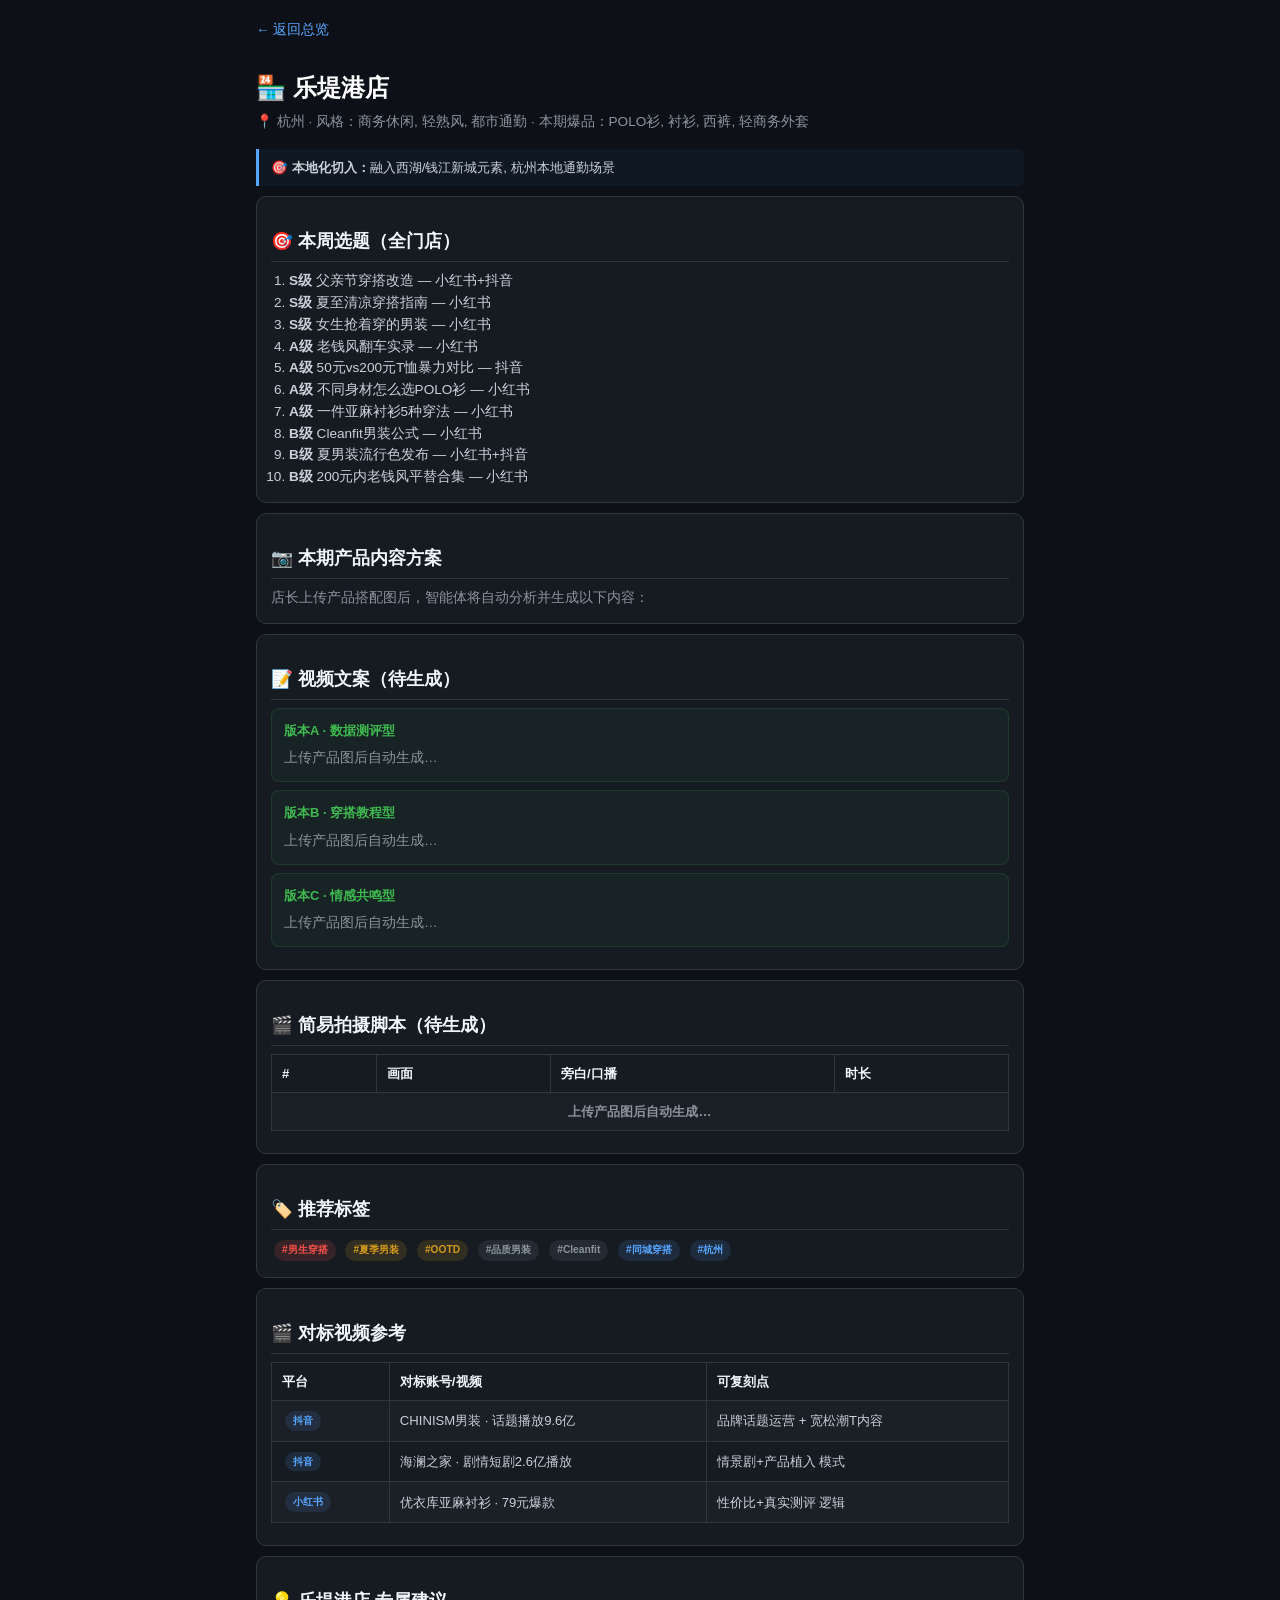
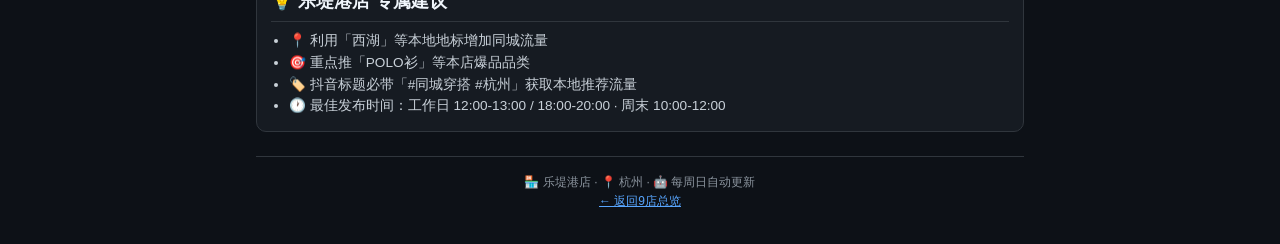
<file: stores/letigang.html>
<!DOCTYPE html>
<html lang="zh-CN">
<head>
<meta charset="UTF-8">
<meta name="viewport" content="width=device-width, initial-scale=1.0">
<title>乐堤港店 · 选题中心</title>
<style>
:root{--bg:#0d1117;--card:#161b22;--border:#30363d;--text:#c9d1d9;--muted:#8b949e;--blue:#58a6ff;--red:#f85149;--orange:#d2991d;--green:#3fb950;--purple:#a371f7}
*{margin:0;padding:0;box-sizing:border-box}
body{background:var(--bg);color:var(--text);font-family:-apple-system,BlinkMacSystemFont,"PingFang SC","Microsoft YaHei",sans-serif;line-height:1.6;padding:16px;max-width:800px;margin:0 auto}
h1{font-size:1.5em;color:#fff;margin:16px 0 4px}
h2{font-size:1.1em;color:#f0f6fc;margin:16px 0 8px;padding-bottom:6px;border-bottom:1px solid var(--border)}
.subtitle{color:var(--muted);font-size:.85em;margin-bottom:16px}
.card{background:var(--card);border:1px solid var(--border);border-radius:10px;padding:14px;margin:10px 0}
.tag{display:inline-block;padding:2px 8px;border-radius:12px;font-size:.75em;font-weight:600;margin:2px 3px}
.tag-s{background:rgba(248,81,73,.15);color:var(--red)}.tag-a{background:rgba(210,153,29,.15);color:var(--orange)}.tag-b{background:rgba(139,148,158,.12);color:var(--muted)}
.platform{background:rgba(88,166,255,.12);color:var(--blue)}
table{width:100%;border-collapse:collapse;font-size:.82em;margin:8px 0}
th,td{text-align:left;padding:8px 10px;border:1px solid var(--border)}
th{background:var(--card);color:#f0f6fc}
tr:nth-child(even){background:rgba(255,255,255,.02)}
.result-box{background:rgba(63,185,80,.05);border:1px solid rgba(63,185,80,.15);border-radius:8px;padding:12px;margin:8px 0;font-size:.85em}
.result-box h3{font-size:.95em;margin-bottom:6px;color:var(--green)}
.script-table td:first-child{width:60px;text-align:center;font-weight:700;color:var(--muted)}
.nav-back{display:inline-block;color:var(--blue);text-decoration:none;font-size:.85em;margin-bottom:12px}
.footer{text-align:center;color:var(--muted);font-size:.75em;margin:24px 0 16px;padding-top:16px;border-top:1px solid var(--border)}
ol,ul{padding-left:18px;font-size:.85em}.highlight{border-left:3px solid var(--blue);padding:8px 12px;margin:8px 0;background:rgba(88,166,255,.05);border-radius:0 6px 6px 0;font-size:.83em}
</style>
</head>
<body>

<a href="../index.html" class="nav-back">← 返回总览</a>
<h1>🏪 乐堤港店</h1>
<p class="subtitle">📍 杭州 · 风格：商务休闲, 轻熟风, 都市通勤 · 本期爆品：POLO衫, 衬衫, 西裤, 轻商务外套</p>

<div class="highlight">
🎯 <strong>本地化切入：</strong>融入西湖/钱江新城元素, 杭州本地通勤场景
</div>


<div class="card">
<h2>🎯 本周选题（全门店）</h2>
<ol>
<li><strong>S级</strong> 父亲节穿搭改造 — 小红书+抖音</li>
<li><strong>S级</strong> 夏至清凉穿搭指南 — 小红书</li>
<li><strong>S级</strong> 女生抢着穿的男装 — 小红书</li>
<li><strong>A级</strong> 老钱风翻车实录 — 小红书</li>
<li><strong>A级</strong> 50元vs200元T恤暴力对比 — 抖音</li>
<li><strong>A级</strong> 不同身材怎么选POLO衫 — 小红书</li>
<li><strong>A级</strong> 一件亚麻衬衫5种穿法 — 小红书</li>
<li><strong>B级</strong> Cleanfit男装公式 — 小红书</li>
<li><strong>B级</strong> 夏男装流行色发布 — 小红书+抖音</li>
<li><strong>B级</strong> 200元内老钱风平替合集 — 小红书</li>
</ol>
</div>


<div class="card">
<h2>📷 本期产品内容方案</h2>
<p style="font-size:.85em;color:var(--muted)">店长上传产品搭配图后，智能体将自动分析并生成以下内容：</p>
</div>

<div class="card">
<h2>📝 视频文案（待生成）</h2>

<div class="result-box">
<h3>版本A · 数据测评型</h3>
<p style="color:var(--muted)">上传产品图后自动生成…</p>
</div>

<div class="result-box">
<h3>版本B · 穿搭教程型</h3>
<p style="color:var(--muted)">上传产品图后自动生成…</p>
</div>

<div class="result-box">
<h3>版本C · 情感共鸣型</h3>
<p style="color:var(--muted)">上传产品图后自动生成…</p>
</div>
</div>

<div class="card">
<h2>🎬 简易拍摄脚本（待生成）</h2>
<table class="script-table">
<tr><th>#</th><th>画面</th><th>旁白/口播</th><th>时长</th></tr>
<tr><td colspan="4" style="color:var(--muted);text-align:center">上传产品图后自动生成…</td></tr>
</table>
</div>

<div class="card">
<h2>🏷️ 推荐标签</h2>
<p style="font-size:.85em">
<span class="tag tag-s">#男生穿搭</span>
<span class="tag tag-a">#夏季男装</span>
<span class="tag tag-a">#OOTD</span>
<span class="tag tag-b">#品质男装</span>
<span class="tag tag-b">#Cleanfit</span>
<span class="tag platform">#同城穿搭</span>
<span class="tag platform">#杭州</span>
</p>
</div>

<div class="card">
<h2>🎬 对标视频参考</h2>
<table>
<tr><th>平台</th><th>对标账号/视频</th><th>可复刻点</th></tr>
<tr><td><span class="tag platform">抖音</span></td><td>CHINISM男装 · 话题播放9.6亿</td><td>品牌话题运营 + 宽松潮T内容</td></tr>
<tr><td><span class="tag platform">抖音</span></td><td>海澜之家 · 剧情短剧2.6亿播放</td><td>情景剧+产品植入 模式</td></tr>
<tr><td><span class="tag platform">小红书</span></td><td>优衣库亚麻衬衫 · 79元爆款</td><td>性价比+真实测评 逻辑</td></tr>
</table>
</div>

<div class="card">
<h2>💡 乐堤港店 专属建议</h2>
<ul>
<li>📍 利用「西湖」等本地地标增加同城流量</li>
<li>🎯 重点推「POLO衫」等本店爆品品类</li>
<li>🏷️ 抖音标题必带「#同城穿搭 #杭州」获取本地推荐流量</li>
<li>🕐 最佳发布时间：工作日 12:00-13:00 / 18:00-20:00 · 周末 10:00-12:00</li>
</ul>
</div>

<div class="footer">
🏪 乐堤港店 · 📍 杭州 · 🤖 每周日自动更新<br>
<a href="../index.html" style="color:var(--blue)">← 返回9店总览</a>
</div>
</body>
</html>
</file>
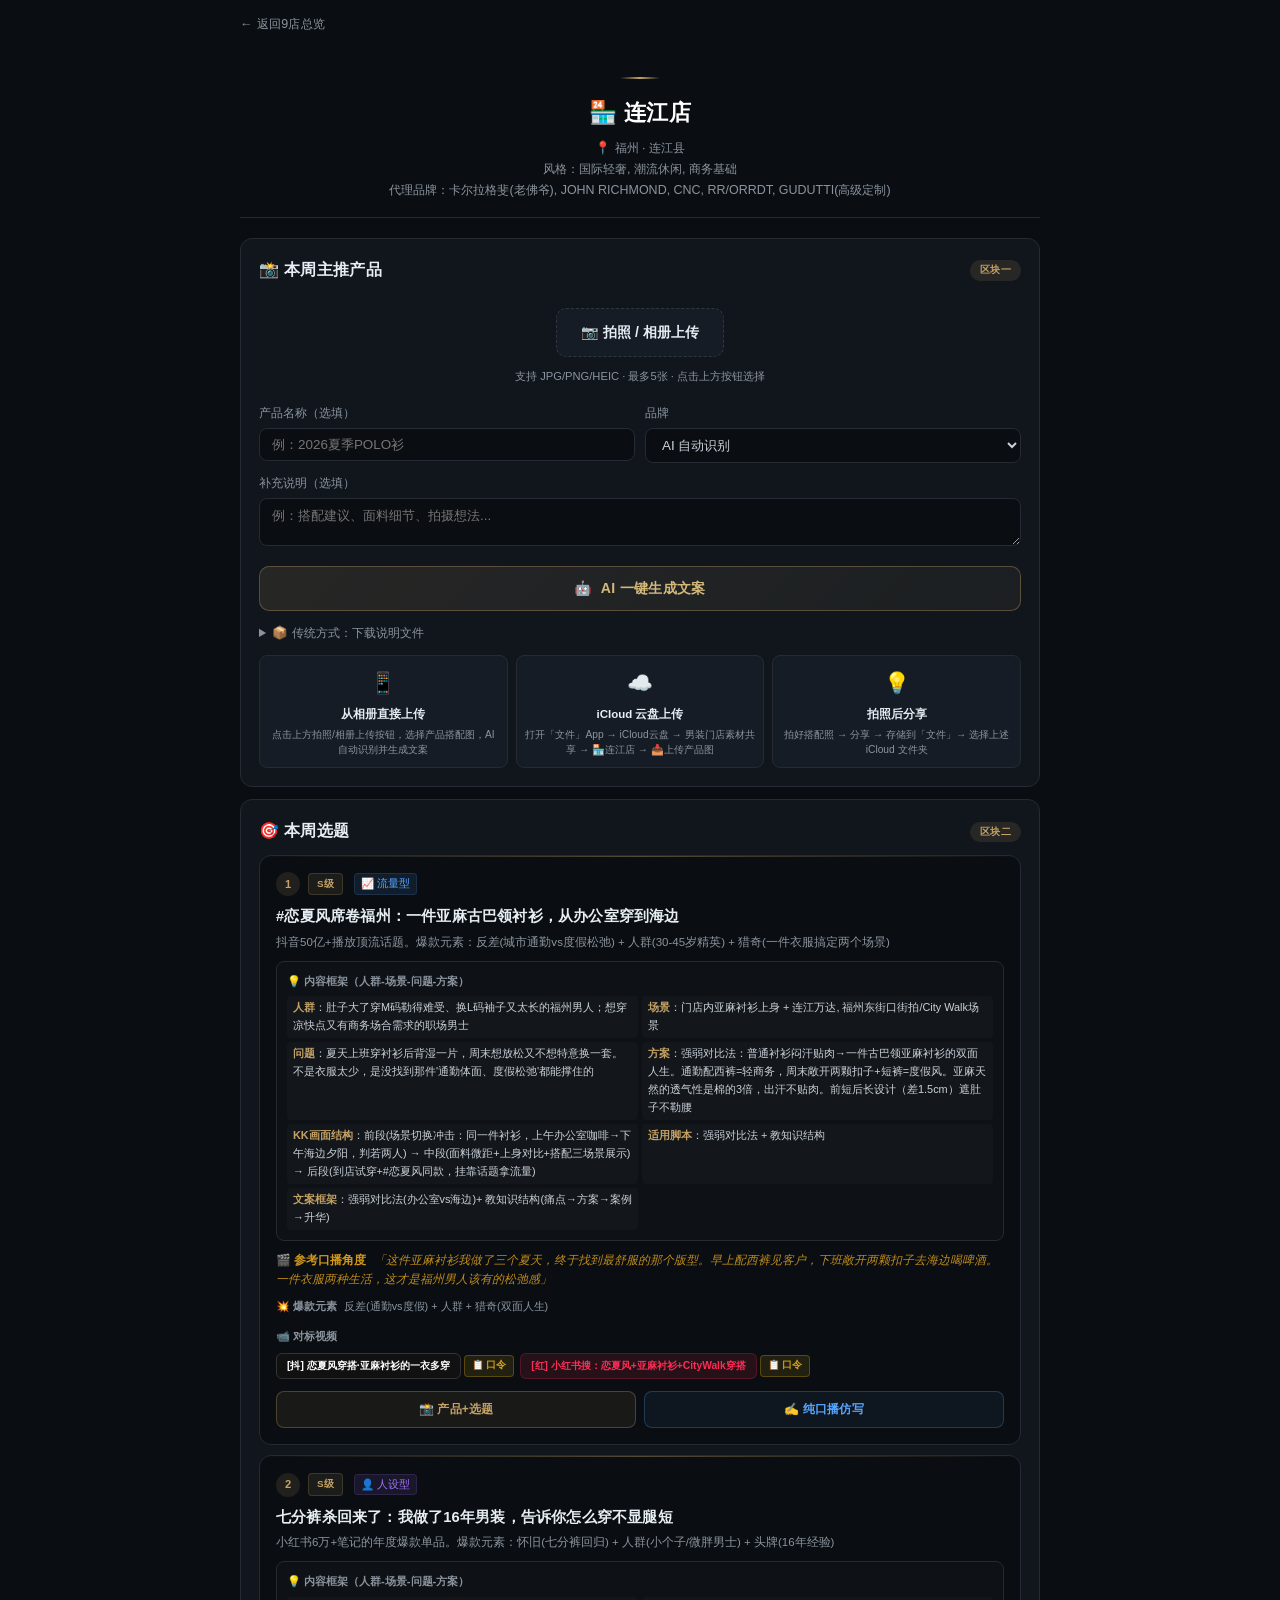
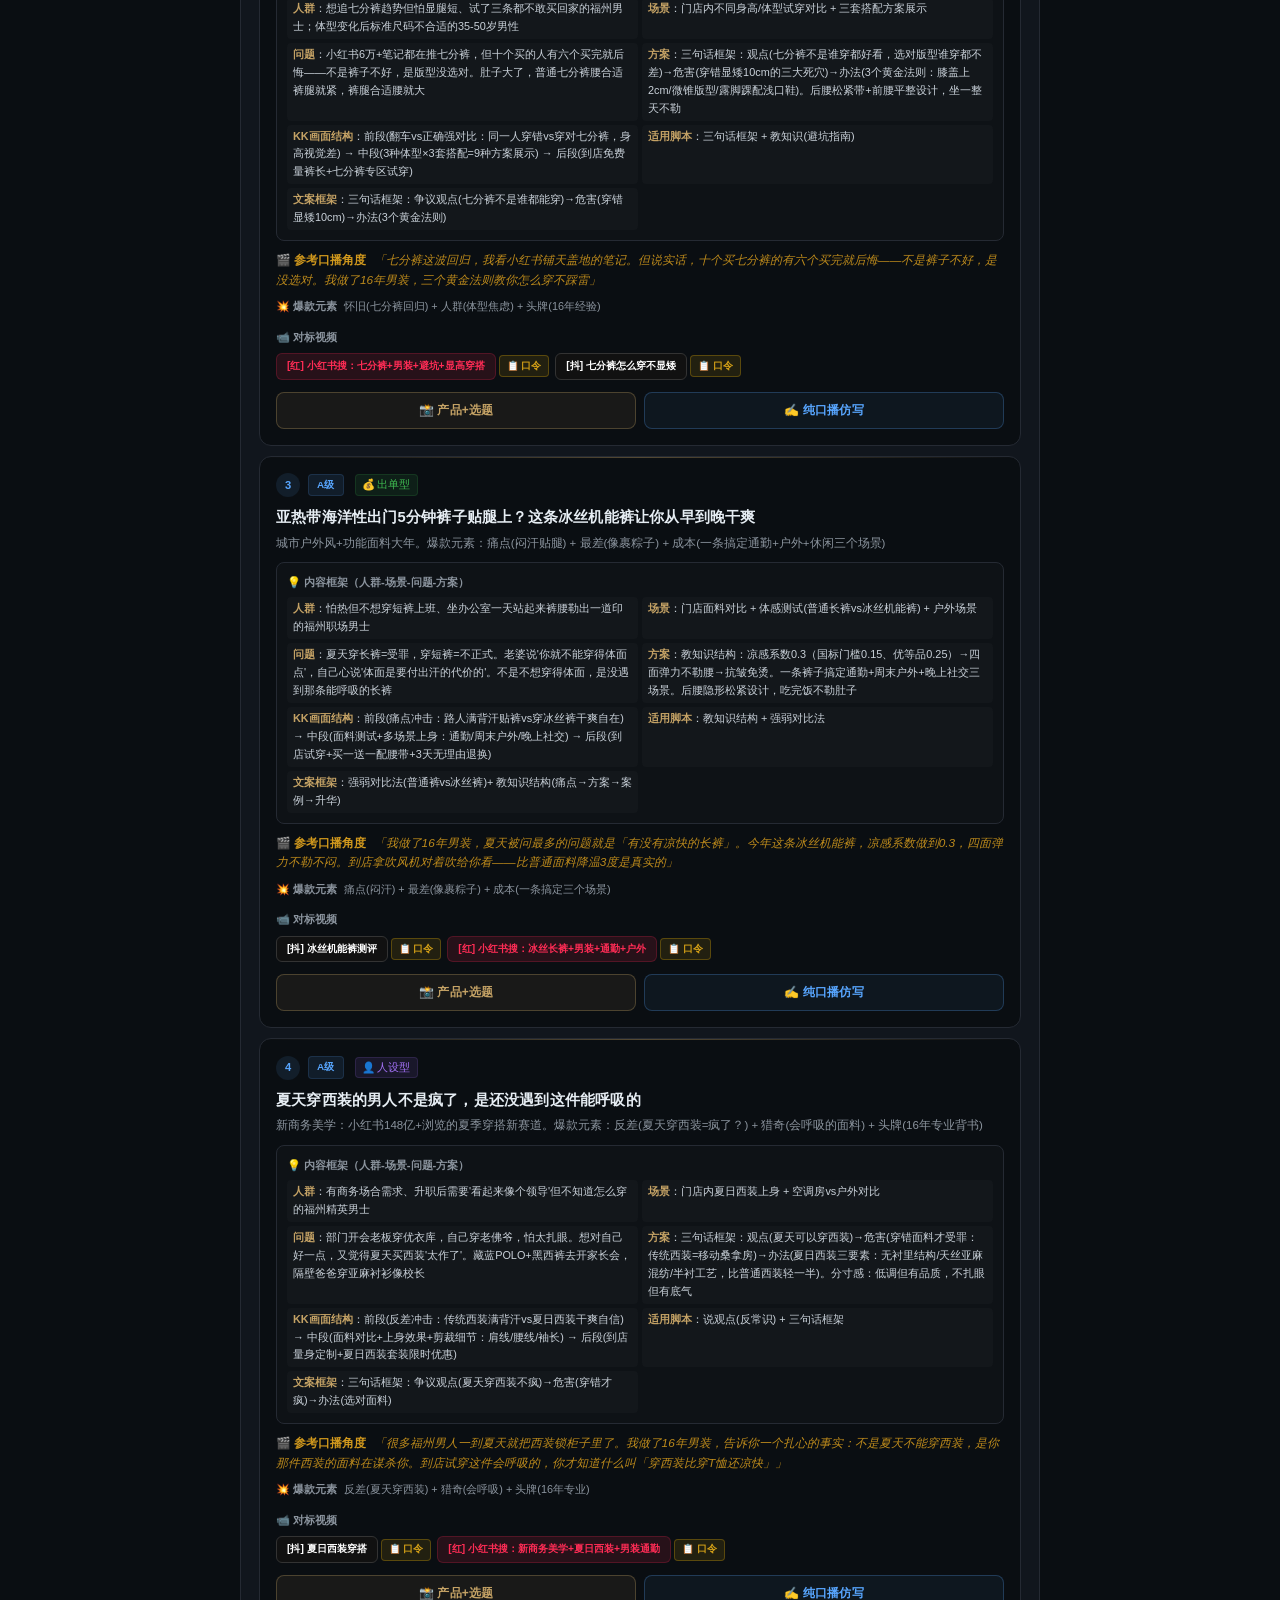
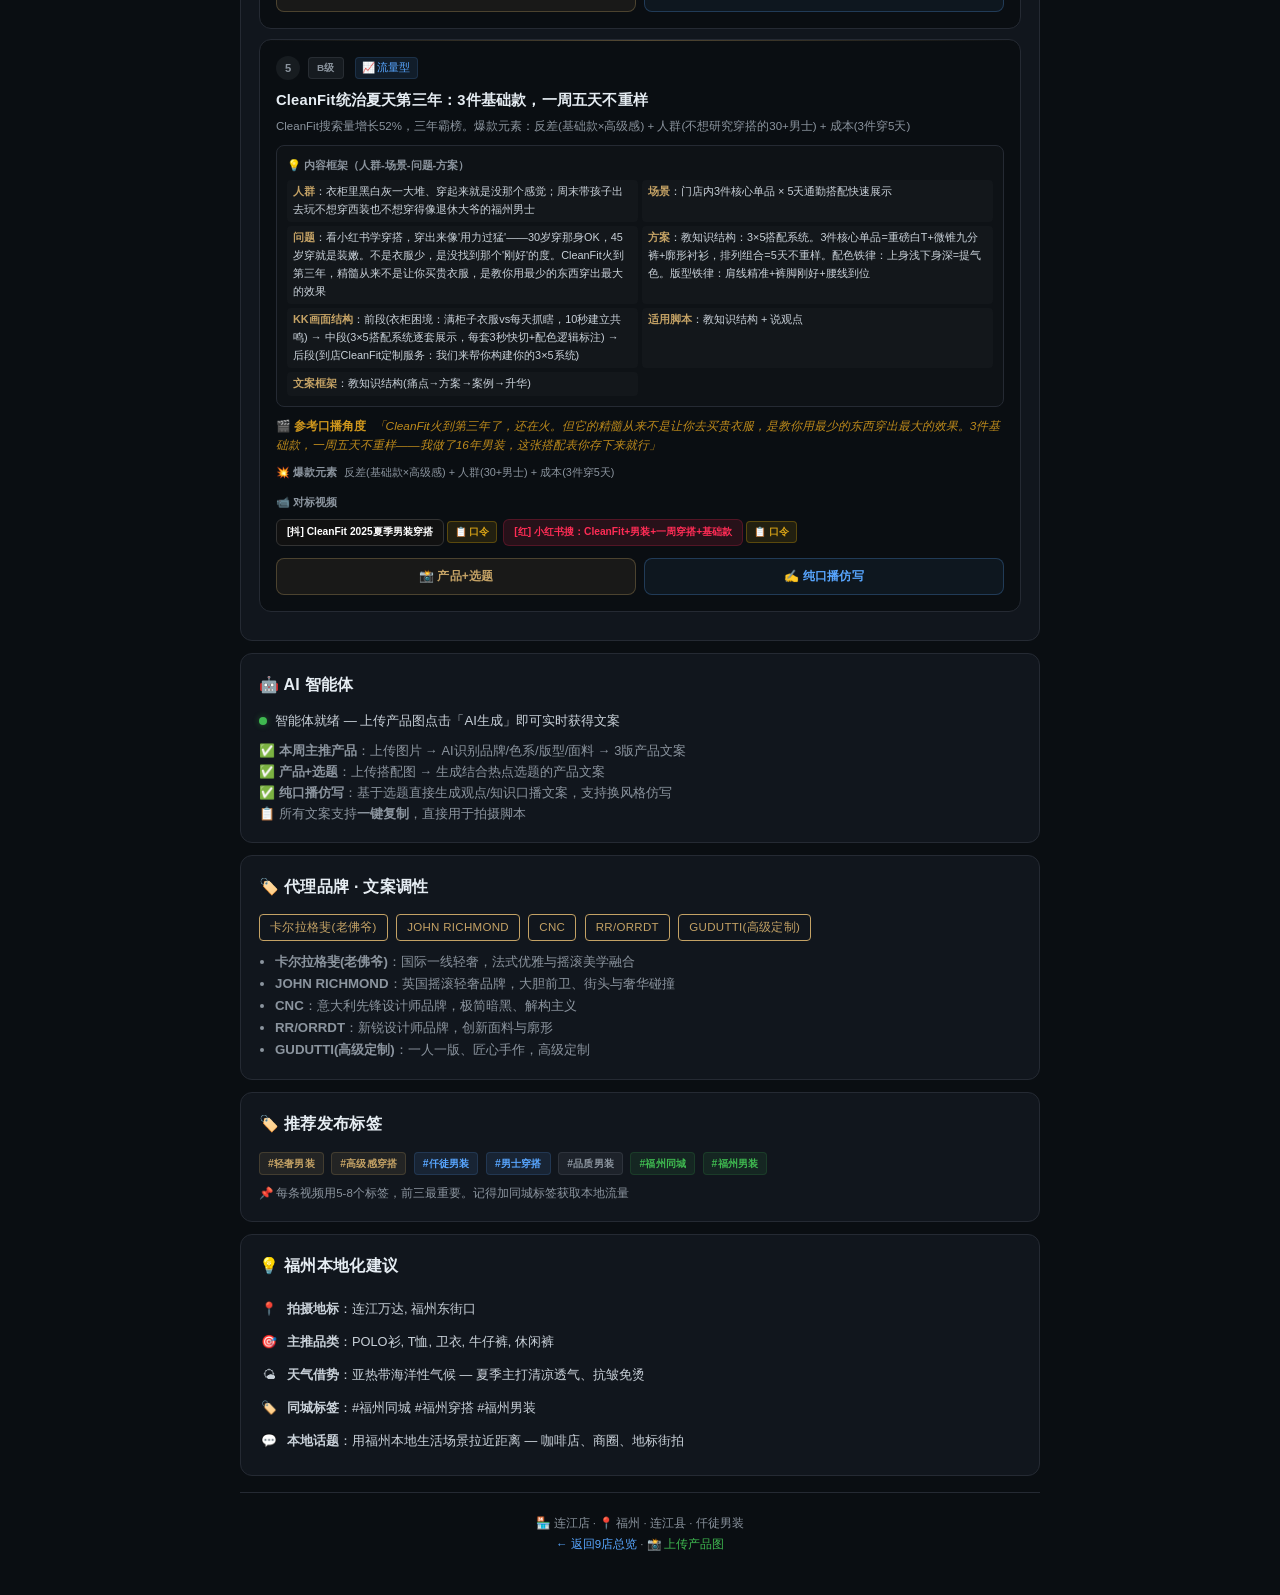
<file: stores/lianjiang.html>
<!DOCTYPE html>
<html lang="zh-CN">
<head>
<meta charset="UTF-8">
<meta name="viewport" content="width=device-width, initial-scale=1.0, user-scalable=yes">
<title>连江店 · 仟徒男装</title>
<link rel="stylesheet" href="../css/store.css?v=1782382795">
</head>
<body>

<a href="../index.html" class="nav-back">← 返回9店总览</a>

<div class="store-header">
<h1>🏪 连江店</h1>
<p class="subtitle">📍 福州 · 连江县<br>风格：国际轻奢, 潮流休闲, 商务基础<br>代理品牌：卡尔拉格斐(老佛爷), JOHN RICHMOND, CNC, RR/ORRDT, GUDUTTI(高级定制)</p>
</div>

<!-- ===== 区块一：📸 本周主推产品 ===== -->
<div class="zone zone-product card" id="upload-zone">
<div class="zone-header">
  <h2>📸 本周主推产品</h2>
  <span class="zone-badge">区块一</span>
</div>

<!-- 图片选择 (修复iOS: label包裹方式) -->
<div class="photo-upload-area" id="photo-area">
  <label for="prod-photos" class="photo-upload-label">📷 拍照 / 相册上传</label>
  <input type="file" id="prod-photos" accept="image/*" multiple class="photo-input-hidden">
  <div class="photo-upload-hint">
    支持 JPG/PNG/HEIC · 最多5张 · 点击上方按钮选择
    <span id="photo-count"></span>
  </div>
</div>
<div class="photo-previews" id="photo-previews"></div>

<!-- AI视觉自动识别颜色/品牌/风格，无需手动选择 -->
<div class="product-form" id="product-form"
     data-store-name="连江店"
     data-store-id="lianjiang"
     data-store-brands="卡尔拉格斐(老佛爷), JOHN RICHMOND, CNC, RR/ORRDT, GUDUTTI(高级定制)"
     data-worker-url="https://interviews-encounter-jack-sand.trycloudflare.com"
     data-store-city="福州">
  <div class="form-row">
    <div>
      <label>产品名称（选填）</label>
      <input type="text" id="prod-name" placeholder="例：2026夏季POLO衫">
    </div>
    <div>
      <label>品牌</label>
      <select id="prod-brand">
        <option value="">AI 自动识别</option>
<option value="卡尔拉格斐(老佛爷)">卡尔拉格斐(老佛爷)</option>
<option value="JOHN RICHMOND">JOHN RICHMOND</option>
<option value="CNC">CNC</option>
<option value="RR/ORRDT">RR/ORRDT</option>
<option value="GUDUTTI(高级定制)">GUDUTTI(高级定制)</option>
      </select>
    </div>
  </div>
  <div>
    <label>补充说明（选填）</label>
    <textarea id="prod-notes" placeholder="例：搭配建议、面料细节、拍摄想法..." rows="2"></textarea>
  </div>

  <!-- 主操作按钮 -->
  <div class="form-actions">
    <button class="btn-generate" id="btn-generate">
      <span class="btn-generate-icon">🤖</span>
      <span class="btn-generate-text">AI 一键生成文案</span>
    </button>
  </div>

  <!-- 状态区 -->
  <div class="state-section hidden" id="state-uploading">
    <div class="loading-spinner"></div>
    <p class="state-text">🔄 正在处理图片...</p>
  </div>
  <div class="state-section hidden" id="state-analyzing">
    <div class="loading-spinner"></div>
    <p class="state-text">🤖 AI 正在分析商品...</p>
    <p class="state-hint">品牌识别 · 风格分析 · 卖点提炼 · 3版文案生成</p>
  </div>
  <div class="state-section hidden" id="state-error">
    <p class="error-msg">⚠️ <span id="error-text"></span></p>
    <button class="btn-retry" id="btn-retry">🔄 重试</button>
  </div>

  <!-- AI 识别结果摘要 -->
  <div class="analysis-summary hidden" id="analysis-summary"></div>

  <!-- 文案结果 -->
  <div class="results-section hidden" id="results-section">
    <div class="results-header">
      <h3>✍️ 生成结果</h3>
      <button class="btn-copy-all" id="btn-copy-all">📋 一键复制全部</button>
    </div>
    <div id="copy-cards"></div>
    <div class="results-actions">
      <button class="btn-regenerate" id="btn-regenerate">🔄 重新生成</button>
    </div>
  </div>

  <!-- 传统方式（折叠保留） -->
  <details class="legacy-section">
    <summary>📦 传统方式：下载说明文件</summary>
    <div class="form-actions" style="margin-top:8px">
      <button class="btn-secondary" id="btn-download-txt">📥 下载产品说明文件</button>
      <button class="btn-copy" id="btn-copy-text">📋 复制文本</button>
    </div>
    <div id="preview-box" class="preview-box hidden"></div>
  </details>
</div>

<!-- iCloud 上传方式（保留作为备用） -->
<div class="upload-methods">
  <div class="upload-method">
    <span class="method-icon">📱</span>
    <div class="method-title">从相册直接上传</div>
    <div class="method-desc">点击上方拍照/相册上传按钮，选择产品搭配图，AI自动识别并生成文案</div>
  </div>
  <div class="upload-method">
    <span class="method-icon">☁️</span>
    <div class="method-title">iCloud 云盘上传</div>
    <div class="method-desc">打开「文件」App → iCloud云盘 → 男装门店素材共享 → 🏪连江店 → 📥上传产品图</div>
  </div>
  <div class="upload-method">
    <span class="method-icon">💡</span>
    <div class="method-title">拍照后分享</div>
    <div class="method-desc">拍好搭配照 → 分享 → 存储到「文件」→ 选择上述 iCloud 文件夹</div>
  </div>
</div>
</div>

<!-- ===== 区块二：🎯 本周选题 ===== -->
<div class="zone zone-topics card">
<div class="zone-header">
  <h2>🎯 本周选题</h2>
  <span class="zone-badge">区块二</span>
</div>
<div id="wechat-notice" class="wechat-notice hidden">
  💡 微信内无法直接跳转抖音/小红书App，请点击右上角 <strong>「在Safari中打开」</strong> 或使用视频旁的 📋<strong>口令</strong>按钮复制搜索词后到App内搜索
</div>

<div class="topic-card" data-topic-data='{"title": "#恋夏风席卷福州：一件亚麻古巴领衬衫，从办公室穿到海边", "ctype": "流量型", "angle": "这件亚麻衬衫我做了三个夏天，终于找到最舒服的那个版型。早上配西裤见客户，下班敞开两颗扣子去海边喝啤酒。一件衣服两种生活，这才是福州男人该有的松弛感", "framework": {"人群": "肚子大了穿M码勒得难受、换L码袖子又太长的福州男人；想穿凉快点又有商务场合需求的职场男士", "场景": "门店内亚麻衬衫上身 + 连江万达, 福州东街口街拍/City Walk场景", "问题": "夏天上班穿衬衫后背湿一片，周末想放松又不想特意换一套。不是衣服太少，是没找到那件&#39;通勤体面、度假松弛&#39;都能撑住的", "方案": "强弱对比法：普通衬衫闷汗贴肉→一件古巴领亚麻衬衫的双面人生。通勤配西裤=轻商务，周末敞开两颗扣子+短裤=度假风。亚麻天然的透气性是棉的3倍，出汗不贴肉。前短后长设计（差1.5cm）遮肚子不勒腰", "KK画面结构": "前段(场景切换冲击：同一件衬衫，上午办公室咖啡→下午海边夕阳，判若两人) → 中段(面料微距+上身对比+搭配三场景展示) → 后段(到店试穿+#恋夏风同款，挂靠话题拿流量)", "适用脚本": "强弱对比法 + 教知识结构", "文案框架": "强弱对比法(办公室vs海边)+ 教知识结构(痛点→方案→案例→升华)"}, "grade": "S", "idx": 0}'>
<div class="topic-card-hd">
  <span class="topic-card-num s">1</span>
  <span class="topic-card-grade tag tag-s">S级</span>
  <span class="topic-card-ctype ctype-flow">📈 流量型</span>
</div>
<div class="topic-card-title">#恋夏风席卷福州：一件亚麻古巴领衬衫，从办公室穿到海边</div>
<div class="topic-card-desc">抖音50亿+播放顶流话题。爆款元素：反差(城市通勤vs度假松弛) + 人群(30-45岁精英) + 猎奇(一件衣服搞定两个场景)</div>

<div class="topic-card-framework">
  <div class="fw-title">💡 内容框架（人群-场景-问题-方案）</div>
  <div class="fw-grid"><span class="fw-item"><b>人群</b>：肚子大了穿M码勒得难受、换L码袖子又太长的福州男人；想穿凉快点又有商务场合需求的职场男士</span><span class="fw-item"><b>场景</b>：门店内亚麻衬衫上身 + 连江万达, 福州东街口街拍/City Walk场景</span><span class="fw-item"><b>问题</b>：夏天上班穿衬衫后背湿一片，周末想放松又不想特意换一套。不是衣服太少，是没找到那件'通勤体面、度假松弛'都能撑住的</span><span class="fw-item"><b>方案</b>：强弱对比法：普通衬衫闷汗贴肉→一件古巴领亚麻衬衫的双面人生。通勤配西裤=轻商务，周末敞开两颗扣子+短裤=度假风。亚麻天然的透气性是棉的3倍，出汗不贴肉。前短后长设计（差1.5cm）遮肚子不勒腰</span><span class="fw-item"><b>KK画面结构</b>：前段(场景切换冲击：同一件衬衫，上午办公室咖啡→下午海边夕阳，判若两人) → 中段(面料微距+上身对比+搭配三场景展示) → 后段(到店试穿+#恋夏风同款，挂靠话题拿流量)</span><span class="fw-item"><b>适用脚本</b>：强弱对比法 + 教知识结构</span><span class="fw-item"><b>文案框架</b>：强弱对比法(办公室vs海边)+ 教知识结构(痛点→方案→案例→升华)</span></div>
</div>

<div class="topic-card-angle">
  <span class="angle-label">🎬 参考口播角度</span>
  <span class="angle-text">「这件亚麻衬衫我做了三个夏天，终于找到最舒服的那个版型。早上配西裤见客户，下班敞开两颗扣子去海边喝啤酒。一件衣服两种生活，这才是福州男人该有的松弛感」</span>
</div>

<div class="topic-card-explosive">
  <span class="angle-label">💥 爆款元素</span>
  <span>反差(通勤vs度假) + 人群 + 猎奇(双面人生)</span>
</div>

<div class="topic-card-videos">
  <span class="video-label">📹 对标视频</span>
  <div class="video-links"><span class="video-link-wrap">
            <a href="https://www.douyin.com/search/恋夏风+男装+亚麻衬衫" target="_blank" rel="noopener" class="video-link plat-dy" data-platform="douyin">[抖] 恋夏风穿搭·亚麻衬衫的一衣多穿</a>
            <button class="btn-copy-code" data-platform="douyin" data-search="恋夏风 男装 亚麻衬衫 一衣多穿" data-url="https://www.douyin.com/search/恋夏风+男装+亚麻衬衫" title="打开抖音搜索「恋夏风 男装 亚麻衬衫 一衣多穿」">📋 口令</button>
            </span> <span class="video-link-wrap">
            <a href="https://www.xiaohongshu.com/search_result?keyword=恋夏风+亚麻衬衫+CityWalk" target="_blank" rel="noopener" class="video-link plat-xhs" data-platform="xhs">[红] 小红书搜：恋夏风+亚麻衬衫+CityWalk穿搭</a>
            <button class="btn-copy-code" data-platform="xhs" data-search="恋夏风 亚麻衬衫 CityWalk 男装" data-url="https://www.xiaohongshu.com/search_result?keyword=恋夏风+亚麻衬衫+CityWalk" title="打开小红书搜索「恋夏风 亚麻衬衫 CityWalk 男装」">📋 口令</button>
            </span> </div>
</div>

<div class="topic-card-action">
  <div class="topic-actions topic-actions-3">
    <button class="btn-topic-product" data-topic-idx="0" data-mode="product_topic">
      📸 产品+选题
    </button>
    <button class="btn-topic-oral" data-topic-idx="0" data-mode="oral_rewrite">
      ✍️ 纯口播仿写
    </button>
  </div>
</div>

<!-- 选题内嵌结果区（产品+选题 / 纯口播仿写） -->
<div class="topic-result hidden" id="topic-result-0">
  <div class="topic-result-loading hidden" id="topic-loading-0">
    <div class="loading-spinner"></div>
    <p class="state-text">🤖 AI 正在生成...</p>
  </div>
  <div class="topic-result-error hidden" id="topic-error-0">
    <p class="error-msg"></p>
    <button class="btn-retry btn-retry-topic" data-topic-idx="0">🔄 重试</button>
  </div>
  <div class="topic-result-content" id="topic-content-0"></div>
  <div class="topic-result-actions hidden" id="topic-actions-0">
    <button class="btn-topic-regenerate" data-topic-idx="0" data-mode="oral_rewrite">🔄 重新生成口播</button>
    <button class="btn-topic-regenerate" data-topic-idx="0" data-mode="product_topic">📸 换个产品重新生成</button>
  </div>
  <!-- 发布文案按钮（在基础文案生成后出现） -->
  <div class="topic-publish-area hidden" id="topic-publish-area-0">
    <div class="publish-divider">
      <span>📤 确认基础文案无误后，一键生成3版发布级文案</span>
    </div>
    <button class="btn-publish-copy" data-topic-idx="0" data-mode="publish_copy">
      📤 一键生成发布文案（3版）
    </button>
    <div class="topic-publish-result hidden" id="topic-publish-result-0">
      <div class="topic-publish-loading hidden" id="topic-publish-loading-0">
        <div class="loading-spinner"></div>
        <p class="state-text">🤖 正在生成3版发布文案...</p>
      </div>
      <div class="topic-publish-error hidden" id="topic-publish-error-0">
        <p class="error-msg"></p>
        <button class="btn-retry btn-retry-publish" data-topic-idx="0">🔄 重试</button>
      </div>
      <div class="topic-publish-content" id="topic-publish-content-0"></div>
    </div>
  </div>
</div>
</div>
<div class="topic-card" data-topic-data='{"title": "七分裤杀回来了：我做了16年男装，告诉你怎么穿不显腿短", "ctype": "人设型", "angle": "七分裤这波回归，我看小红书铺天盖地的笔记。但说实话，十个买七分裤的有六个买完就后悔——不是裤子不好，是没选对。我做了16年男装，三个黄金法则教你怎么穿不踩雷", "framework": {"人群": "想追七分裤趋势但怕显腿短、试了三条都不敢买回家的福州男士；体型变化后标准尺码不合适的35-50岁男性", "场景": "门店内不同身高/体型试穿对比 + 三套搭配方案展示", "问题": "小红书6万+笔记都在推七分裤，但十个买的人有六个买完就后悔——不是裤子不好，是版型没选对。肚子大了，普通七分裤腰合适裤腿就紧，裤腿合适腰就大", "方案": "三句话框架：观点(七分裤不是谁穿都好看，选对版型谁穿都不差)→危害(穿错显矮10cm的三大死穴)→办法(3个黄金法则：膝盖上2cm/微锥版型/露脚踝配浅口鞋)。后腰松紧带+前腰平整设计，坐一整天不勒", "KK画面结构": "前段(翻车vs正确强对比：同一人穿错vs穿对七分裤，身高视觉差) → 中段(3种体型×3套搭配=9种方案展示) → 后段(到店免费量裤长+七分裤专区试穿)", "适用脚本": "三句话框架 + 教知识(避坑指南)", "文案框架": "三句话框架：争议观点(七分裤不是谁都能穿)→危害(穿错显矮10cm)→办法(3个黄金法则)"}, "grade": "S", "idx": 1}'>
<div class="topic-card-hd">
  <span class="topic-card-num s">2</span>
  <span class="topic-card-grade tag tag-s">S级</span>
  <span class="topic-card-ctype ctype-persona">👤 人设型</span>
</div>
<div class="topic-card-title">七分裤杀回来了：我做了16年男装，告诉你怎么穿不显腿短</div>
<div class="topic-card-desc">小红书6万+笔记的年度爆款单品。爆款元素：怀旧(七分裤回归) + 人群(小个子/微胖男士) + 头牌(16年经验)</div>

<div class="topic-card-framework">
  <div class="fw-title">💡 内容框架（人群-场景-问题-方案）</div>
  <div class="fw-grid"><span class="fw-item"><b>人群</b>：想追七分裤趋势但怕显腿短、试了三条都不敢买回家的福州男士；体型变化后标准尺码不合适的35-50岁男性</span><span class="fw-item"><b>场景</b>：门店内不同身高/体型试穿对比 + 三套搭配方案展示</span><span class="fw-item"><b>问题</b>：小红书6万+笔记都在推七分裤，但十个买的人有六个买完就后悔——不是裤子不好，是版型没选对。肚子大了，普通七分裤腰合适裤腿就紧，裤腿合适腰就大</span><span class="fw-item"><b>方案</b>：三句话框架：观点(七分裤不是谁穿都好看，选对版型谁穿都不差)→危害(穿错显矮10cm的三大死穴)→办法(3个黄金法则：膝盖上2cm/微锥版型/露脚踝配浅口鞋)。后腰松紧带+前腰平整设计，坐一整天不勒</span><span class="fw-item"><b>KK画面结构</b>：前段(翻车vs正确强对比：同一人穿错vs穿对七分裤，身高视觉差) → 中段(3种体型×3套搭配=9种方案展示) → 后段(到店免费量裤长+七分裤专区试穿)</span><span class="fw-item"><b>适用脚本</b>：三句话框架 + 教知识(避坑指南)</span><span class="fw-item"><b>文案框架</b>：三句话框架：争议观点(七分裤不是谁都能穿)→危害(穿错显矮10cm)→办法(3个黄金法则)</span></div>
</div>

<div class="topic-card-angle">
  <span class="angle-label">🎬 参考口播角度</span>
  <span class="angle-text">「七分裤这波回归，我看小红书铺天盖地的笔记。但说实话，十个买七分裤的有六个买完就后悔——不是裤子不好，是没选对。我做了16年男装，三个黄金法则教你怎么穿不踩雷」</span>
</div>

<div class="topic-card-explosive">
  <span class="angle-label">💥 爆款元素</span>
  <span>怀旧(七分裤回归) + 人群(体型焦虑) + 头牌(16年经验)</span>
</div>

<div class="topic-card-videos">
  <span class="video-label">📹 对标视频</span>
  <div class="video-links"><span class="video-link-wrap">
            <a href="https://www.xiaohongshu.com/search_result?keyword=七分裤+男装+避坑+显高" target="_blank" rel="noopener" class="video-link plat-xhs" data-platform="xhs">[红] 小红书搜：七分裤+男装+避坑+显高穿搭</a>
            <button class="btn-copy-code" data-platform="xhs" data-search="七分裤 男装 避坑 显高 穿搭" data-url="https://www.xiaohongshu.com/search_result?keyword=七分裤+男装+避坑+显高" title="打开小红书搜索「七分裤 男装 避坑 显高 穿搭」">📋 口令</button>
            </span> <span class="video-link-wrap">
            <a href="https://www.douyin.com/search/七分裤+男+怎么穿+不显矮" target="_blank" rel="noopener" class="video-link plat-dy" data-platform="douyin">[抖] 七分裤怎么穿不显矮</a>
            <button class="btn-copy-code" data-platform="douyin" data-search="七分裤 男生 怎么穿 显高" data-url="https://www.douyin.com/search/七分裤+男+怎么穿+不显矮" title="打开抖音搜索「七分裤 男生 怎么穿 显高」">📋 口令</button>
            </span> </div>
</div>

<div class="topic-card-action">
  <div class="topic-actions topic-actions-3">
    <button class="btn-topic-product" data-topic-idx="1" data-mode="product_topic">
      📸 产品+选题
    </button>
    <button class="btn-topic-oral" data-topic-idx="1" data-mode="oral_rewrite">
      ✍️ 纯口播仿写
    </button>
  </div>
</div>

<!-- 选题内嵌结果区（产品+选题 / 纯口播仿写） -->
<div class="topic-result hidden" id="topic-result-1">
  <div class="topic-result-loading hidden" id="topic-loading-1">
    <div class="loading-spinner"></div>
    <p class="state-text">🤖 AI 正在生成...</p>
  </div>
  <div class="topic-result-error hidden" id="topic-error-1">
    <p class="error-msg"></p>
    <button class="btn-retry btn-retry-topic" data-topic-idx="1">🔄 重试</button>
  </div>
  <div class="topic-result-content" id="topic-content-1"></div>
  <div class="topic-result-actions hidden" id="topic-actions-1">
    <button class="btn-topic-regenerate" data-topic-idx="1" data-mode="oral_rewrite">🔄 重新生成口播</button>
    <button class="btn-topic-regenerate" data-topic-idx="1" data-mode="product_topic">📸 换个产品重新生成</button>
  </div>
  <!-- 发布文案按钮（在基础文案生成后出现） -->
  <div class="topic-publish-area hidden" id="topic-publish-area-1">
    <div class="publish-divider">
      <span>📤 确认基础文案无误后，一键生成3版发布级文案</span>
    </div>
    <button class="btn-publish-copy" data-topic-idx="1" data-mode="publish_copy">
      📤 一键生成发布文案（3版）
    </button>
    <div class="topic-publish-result hidden" id="topic-publish-result-1">
      <div class="topic-publish-loading hidden" id="topic-publish-loading-1">
        <div class="loading-spinner"></div>
        <p class="state-text">🤖 正在生成3版发布文案...</p>
      </div>
      <div class="topic-publish-error hidden" id="topic-publish-error-1">
        <p class="error-msg"></p>
        <button class="btn-retry btn-retry-publish" data-topic-idx="1">🔄 重试</button>
      </div>
      <div class="topic-publish-content" id="topic-publish-content-1"></div>
    </div>
  </div>
</div>
</div>
<div class="topic-card" data-topic-data='{"title": "亚热带海洋性出门5分钟裤子贴腿上？这条冰丝机能裤让你从早到晚干爽", "ctype": "出单型", "angle": "我做了16年男装，夏天被问最多的问题就是「有没有凉快的长裤」。今年这条冰丝机能裤，凉感系数做到0.3，四面弹力不勒不闷。到店拿吹风机对着吹给你看——比普通面料降温3度是真实的", "framework": {"人群": "怕热但不想穿短裤上班、坐办公室一天站起来裤腰勒出一道印的福州职场男士", "场景": "门店面料对比 + 体感测试(普通长裤vs冰丝机能裤) + 户外场景", "问题": "夏天穿长裤=受罪，穿短裤=不正式。老婆说&#39;你就不能穿得体面点&#39;，自己心说&#39;体面是要付出汗的代价的&#39;。不是不想穿得体面，是没遇到那条能呼吸的长裤", "方案": "教知识结构：凉感系数0.3（国标门槛0.15、优等品0.25）→四面弹力不勒腰→抗皱免烫。一条裤子搞定通勤+周末户外+晚上社交三场景。后腰隐形松紧设计，吃完饭不勒肚子", "KK画面结构": "前段(痛点冲击：路人满背汗贴裤vs穿冰丝裤干爽自在) → 中段(面料测试+多场景上身：通勤/周末户外/晚上社交) → 后段(到店试穿+买一送一配腰带+3天无理由退换)", "适用脚本": "教知识结构 + 强弱对比法", "文案框架": "强弱对比法(普通裤vs冰丝裤)+ 教知识结构(痛点→方案→案例→升华)"}, "grade": "A", "idx": 2}'>
<div class="topic-card-hd">
  <span class="topic-card-num a">3</span>
  <span class="topic-card-grade tag tag-a">A级</span>
  <span class="topic-card-ctype ctype-order">💰 出单型</span>
</div>
<div class="topic-card-title">亚热带海洋性出门5分钟裤子贴腿上？这条冰丝机能裤让你从早到晚干爽</div>
<div class="topic-card-desc">城市户外风+功能面料大年。爆款元素：痛点(闷汗贴腿) + 最差(像裹粽子) + 成本(一条搞定通勤+户外+休闲三个场景)</div>

<div class="topic-card-framework">
  <div class="fw-title">💡 内容框架（人群-场景-问题-方案）</div>
  <div class="fw-grid"><span class="fw-item"><b>人群</b>：怕热但不想穿短裤上班、坐办公室一天站起来裤腰勒出一道印的福州职场男士</span><span class="fw-item"><b>场景</b>：门店面料对比 + 体感测试(普通长裤vs冰丝机能裤) + 户外场景</span><span class="fw-item"><b>问题</b>：夏天穿长裤=受罪，穿短裤=不正式。老婆说'你就不能穿得体面点'，自己心说'体面是要付出汗的代价的'。不是不想穿得体面，是没遇到那条能呼吸的长裤</span><span class="fw-item"><b>方案</b>：教知识结构：凉感系数0.3（国标门槛0.15、优等品0.25）→四面弹力不勒腰→抗皱免烫。一条裤子搞定通勤+周末户外+晚上社交三场景。后腰隐形松紧设计，吃完饭不勒肚子</span><span class="fw-item"><b>KK画面结构</b>：前段(痛点冲击：路人满背汗贴裤vs穿冰丝裤干爽自在) → 中段(面料测试+多场景上身：通勤/周末户外/晚上社交) → 后段(到店试穿+买一送一配腰带+3天无理由退换)</span><span class="fw-item"><b>适用脚本</b>：教知识结构 + 强弱对比法</span><span class="fw-item"><b>文案框架</b>：强弱对比法(普通裤vs冰丝裤)+ 教知识结构(痛点→方案→案例→升华)</span></div>
</div>

<div class="topic-card-angle">
  <span class="angle-label">🎬 参考口播角度</span>
  <span class="angle-text">「我做了16年男装，夏天被问最多的问题就是「有没有凉快的长裤」。今年这条冰丝机能裤，凉感系数做到0.3，四面弹力不勒不闷。到店拿吹风机对着吹给你看——比普通面料降温3度是真实的」</span>
</div>

<div class="topic-card-explosive">
  <span class="angle-label">💥 爆款元素</span>
  <span>痛点(闷汗) + 最差(像裹粽子) + 成本(一条搞定三个场景)</span>
</div>

<div class="topic-card-videos">
  <span class="video-label">📹 对标视频</span>
  <div class="video-links"><span class="video-link-wrap">
            <a href="https://www.douyin.com/search/冰丝+机能裤+男+测评" target="_blank" rel="noopener" class="video-link plat-dy" data-platform="douyin">[抖] 冰丝机能裤测评</a>
            <button class="btn-copy-code" data-platform="douyin" data-search="冰丝 机能裤 男 测评" data-url="https://www.douyin.com/search/冰丝+机能裤+男+测评" title="打开抖音搜索「冰丝 机能裤 男 测评」">📋 口令</button>
            </span> <span class="video-link-wrap">
            <a href="https://www.xiaohongshu.com/search_result?keyword=冰丝长裤+男装+通勤+户外" target="_blank" rel="noopener" class="video-link plat-xhs" data-platform="xhs">[红] 小红书搜：冰丝长裤+男装+通勤+户外</a>
            <button class="btn-copy-code" data-platform="xhs" data-search="冰丝长裤 男装 通勤 户外" data-url="https://www.xiaohongshu.com/search_result?keyword=冰丝长裤+男装+通勤+户外" title="打开小红书搜索「冰丝长裤 男装 通勤 户外」">📋 口令</button>
            </span> </div>
</div>

<div class="topic-card-action">
  <div class="topic-actions topic-actions-3">
    <button class="btn-topic-product" data-topic-idx="2" data-mode="product_topic">
      📸 产品+选题
    </button>
    <button class="btn-topic-oral" data-topic-idx="2" data-mode="oral_rewrite">
      ✍️ 纯口播仿写
    </button>
  </div>
</div>

<!-- 选题内嵌结果区（产品+选题 / 纯口播仿写） -->
<div class="topic-result hidden" id="topic-result-2">
  <div class="topic-result-loading hidden" id="topic-loading-2">
    <div class="loading-spinner"></div>
    <p class="state-text">🤖 AI 正在生成...</p>
  </div>
  <div class="topic-result-error hidden" id="topic-error-2">
    <p class="error-msg"></p>
    <button class="btn-retry btn-retry-topic" data-topic-idx="2">🔄 重试</button>
  </div>
  <div class="topic-result-content" id="topic-content-2"></div>
  <div class="topic-result-actions hidden" id="topic-actions-2">
    <button class="btn-topic-regenerate" data-topic-idx="2" data-mode="oral_rewrite">🔄 重新生成口播</button>
    <button class="btn-topic-regenerate" data-topic-idx="2" data-mode="product_topic">📸 换个产品重新生成</button>
  </div>
  <!-- 发布文案按钮（在基础文案生成后出现） -->
  <div class="topic-publish-area hidden" id="topic-publish-area-2">
    <div class="publish-divider">
      <span>📤 确认基础文案无误后，一键生成3版发布级文案</span>
    </div>
    <button class="btn-publish-copy" data-topic-idx="2" data-mode="publish_copy">
      📤 一键生成发布文案（3版）
    </button>
    <div class="topic-publish-result hidden" id="topic-publish-result-2">
      <div class="topic-publish-loading hidden" id="topic-publish-loading-2">
        <div class="loading-spinner"></div>
        <p class="state-text">🤖 正在生成3版发布文案...</p>
      </div>
      <div class="topic-publish-error hidden" id="topic-publish-error-2">
        <p class="error-msg"></p>
        <button class="btn-retry btn-retry-publish" data-topic-idx="2">🔄 重试</button>
      </div>
      <div class="topic-publish-content" id="topic-publish-content-2"></div>
    </div>
  </div>
</div>
</div>
<div class="topic-card" data-topic-data='{"title": "夏天穿西装的男人不是疯了，是还没遇到这件能呼吸的", "ctype": "人设型", "angle": "很多福州男人一到夏天就把西装锁柜子里了。我做了16年男装，告诉你一个扎心的事实：不是夏天不能穿西装，是你那件西装的面料在谋杀你。到店试穿这件会呼吸的，你才知道什么叫「穿西装比穿T恤还凉快」", "framework": {"人群": "有商务场合需求、升职后需要&#39;看起来像个领导&#39;但不知道怎么穿的福州精英男士", "场景": "门店内夏日西装上身 + 空调房vs户外对比", "问题": "部门开会老板穿优衣库，自己穿老佛爷，怕太扎眼。想对自己好一点，又觉得夏天买西装&#39;太作了&#39;。藏蓝POLO+黑西裤去开家长会，隔壁爸爸穿亚麻衬衫像校长", "方案": "三句话框架：观点(夏天可以穿西装)→危害(穿错面料才受罪：传统西装=移动桑拿房)→办法(夏日西装三要素：无衬里结构/天丝亚麻混纺/半衬工艺，比普通西装轻一半)。分寸感：低调但有品质，不扎眼但有底气", "KK画面结构": "前段(反差冲击：传统西装满背汗vs夏日西装干爽自信) → 中段(面料对比+上身效果+剪裁细节：肩线/腰线/袖长) → 后段(到店量身定制+夏日西装套装限时优惠)", "适用脚本": "说观点(反常识) + 三句话框架", "文案框架": "三句话框架：争议观点(夏天穿西装不疯)→危害(穿错才疯)→办法(选对面料)"}, "grade": "A", "idx": 3}'>
<div class="topic-card-hd">
  <span class="topic-card-num a">4</span>
  <span class="topic-card-grade tag tag-a">A级</span>
  <span class="topic-card-ctype ctype-persona">👤 人设型</span>
</div>
<div class="topic-card-title">夏天穿西装的男人不是疯了，是还没遇到这件能呼吸的</div>
<div class="topic-card-desc">新商务美学：小红书148亿+浏览的夏季穿搭新赛道。爆款元素：反差(夏天穿西装=疯了？) + 猎奇(会呼吸的面料) + 头牌(16年专业背书)</div>

<div class="topic-card-framework">
  <div class="fw-title">💡 内容框架（人群-场景-问题-方案）</div>
  <div class="fw-grid"><span class="fw-item"><b>人群</b>：有商务场合需求、升职后需要'看起来像个领导'但不知道怎么穿的福州精英男士</span><span class="fw-item"><b>场景</b>：门店内夏日西装上身 + 空调房vs户外对比</span><span class="fw-item"><b>问题</b>：部门开会老板穿优衣库，自己穿老佛爷，怕太扎眼。想对自己好一点，又觉得夏天买西装'太作了'。藏蓝POLO+黑西裤去开家长会，隔壁爸爸穿亚麻衬衫像校长</span><span class="fw-item"><b>方案</b>：三句话框架：观点(夏天可以穿西装)→危害(穿错面料才受罪：传统西装=移动桑拿房)→办法(夏日西装三要素：无衬里结构/天丝亚麻混纺/半衬工艺，比普通西装轻一半)。分寸感：低调但有品质，不扎眼但有底气</span><span class="fw-item"><b>KK画面结构</b>：前段(反差冲击：传统西装满背汗vs夏日西装干爽自信) → 中段(面料对比+上身效果+剪裁细节：肩线/腰线/袖长) → 后段(到店量身定制+夏日西装套装限时优惠)</span><span class="fw-item"><b>适用脚本</b>：说观点(反常识) + 三句话框架</span><span class="fw-item"><b>文案框架</b>：三句话框架：争议观点(夏天穿西装不疯)→危害(穿错才疯)→办法(选对面料)</span></div>
</div>

<div class="topic-card-angle">
  <span class="angle-label">🎬 参考口播角度</span>
  <span class="angle-text">「很多福州男人一到夏天就把西装锁柜子里了。我做了16年男装，告诉你一个扎心的事实：不是夏天不能穿西装，是你那件西装的面料在谋杀你。到店试穿这件会呼吸的，你才知道什么叫「穿西装比穿T恤还凉快」」</span>
</div>

<div class="topic-card-explosive">
  <span class="angle-label">💥 爆款元素</span>
  <span>反差(夏天穿西装) + 猎奇(会呼吸) + 头牌(16年专业)</span>
</div>

<div class="topic-card-videos">
  <span class="video-label">📹 对标视频</span>
  <div class="video-links"><span class="video-link-wrap">
            <a href="https://www.douyin.com/search/夏日+西装+男+轻商务" target="_blank" rel="noopener" class="video-link plat-dy" data-platform="douyin">[抖] 夏日西装穿搭</a>
            <button class="btn-copy-code" data-platform="douyin" data-search="夏日 西装 男 轻商务 穿搭" data-url="https://www.douyin.com/search/夏日+西装+男+轻商务" title="打开抖音搜索「夏日 西装 男 轻商务 穿搭」">📋 口令</button>
            </span> <span class="video-link-wrap">
            <a href="https://www.xiaohongshu.com/search_result?keyword=新商务美学+夏日西装+男装" target="_blank" rel="noopener" class="video-link plat-xhs" data-platform="xhs">[红] 小红书搜：新商务美学+夏日西装+男装通勤</a>
            <button class="btn-copy-code" data-platform="xhs" data-search="新商务美学 夏日西装 男装 通勤" data-url="https://www.xiaohongshu.com/search_result?keyword=新商务美学+夏日西装+男装" title="打开小红书搜索「新商务美学 夏日西装 男装 通勤」">📋 口令</button>
            </span> </div>
</div>

<div class="topic-card-action">
  <div class="topic-actions topic-actions-3">
    <button class="btn-topic-product" data-topic-idx="3" data-mode="product_topic">
      📸 产品+选题
    </button>
    <button class="btn-topic-oral" data-topic-idx="3" data-mode="oral_rewrite">
      ✍️ 纯口播仿写
    </button>
  </div>
</div>

<!-- 选题内嵌结果区（产品+选题 / 纯口播仿写） -->
<div class="topic-result hidden" id="topic-result-3">
  <div class="topic-result-loading hidden" id="topic-loading-3">
    <div class="loading-spinner"></div>
    <p class="state-text">🤖 AI 正在生成...</p>
  </div>
  <div class="topic-result-error hidden" id="topic-error-3">
    <p class="error-msg"></p>
    <button class="btn-retry btn-retry-topic" data-topic-idx="3">🔄 重试</button>
  </div>
  <div class="topic-result-content" id="topic-content-3"></div>
  <div class="topic-result-actions hidden" id="topic-actions-3">
    <button class="btn-topic-regenerate" data-topic-idx="3" data-mode="oral_rewrite">🔄 重新生成口播</button>
    <button class="btn-topic-regenerate" data-topic-idx="3" data-mode="product_topic">📸 换个产品重新生成</button>
  </div>
  <!-- 发布文案按钮（在基础文案生成后出现） -->
  <div class="topic-publish-area hidden" id="topic-publish-area-3">
    <div class="publish-divider">
      <span>📤 确认基础文案无误后，一键生成3版发布级文案</span>
    </div>
    <button class="btn-publish-copy" data-topic-idx="3" data-mode="publish_copy">
      📤 一键生成发布文案（3版）
    </button>
    <div class="topic-publish-result hidden" id="topic-publish-result-3">
      <div class="topic-publish-loading hidden" id="topic-publish-loading-3">
        <div class="loading-spinner"></div>
        <p class="state-text">🤖 正在生成3版发布文案...</p>
      </div>
      <div class="topic-publish-error hidden" id="topic-publish-error-3">
        <p class="error-msg"></p>
        <button class="btn-retry btn-retry-publish" data-topic-idx="3">🔄 重试</button>
      </div>
      <div class="topic-publish-content" id="topic-publish-content-3"></div>
    </div>
  </div>
</div>
</div>
<div class="topic-card" data-topic-data='{"title": "CleanFit统治夏天第三年：3件基础款，一周五天不重样", "ctype": "流量型", "angle": "CleanFit火到第三年了，还在火。但它的精髓从来不是让你去买贵衣服，是教你用最少的东西穿出最大的效果。3件基础款，一周五天不重样——我做了16年男装，这张搭配表你存下来就行", "framework": {"人群": "衣柜里黑白灰一大堆、穿起来就是没那个感觉；周末带孩子出去玩不想穿西装也不想穿得像退休大爷的福州男士", "场景": "门店内3件核心单品 × 5天通勤搭配快速展示", "问题": "看小红书学穿搭，穿出来像&#39;用力过猛&#39;——30岁穿那身OK，45岁穿就是装嫩。不是衣服少，是没找到那个&#39;刚好&#39;的度。CleanFit火到第三年，精髓从来不是让你买贵衣服，是教你用最少的东西穿出最大的效果", "方案": "教知识结构：3×5搭配系统。3件核心单品=重磅白T+微锥九分裤+廓形衬衫，排列组合=5天不重样。配色铁律：上身浅下身深=提气色。版型铁律：肩线精准+裤脚刚好+腰线到位", "KK画面结构": "前段(衣柜困境：满柜子衣服vs每天抓瞎，10秒建立共鸣) → 中段(3×5搭配系统逐套展示，每套3秒快切+配色逻辑标注) → 后段(到店CleanFit定制服务：我们来帮你构建你的3×5系统)", "适用脚本": "教知识结构 + 说观点", "文案框架": "教知识结构(痛点→方案→案例→升华)"}, "grade": "B", "idx": 4}'>
<div class="topic-card-hd">
  <span class="topic-card-num b">5</span>
  <span class="topic-card-grade tag tag-b">B级</span>
  <span class="topic-card-ctype ctype-flow">📈 流量型</span>
</div>
<div class="topic-card-title">CleanFit统治夏天第三年：3件基础款，一周五天不重样</div>
<div class="topic-card-desc">CleanFit搜索量增长52%，三年霸榜。爆款元素：反差(基础款×高级感) + 人群(不想研究穿搭的30+男士) + 成本(3件穿5天)</div>

<div class="topic-card-framework">
  <div class="fw-title">💡 内容框架（人群-场景-问题-方案）</div>
  <div class="fw-grid"><span class="fw-item"><b>人群</b>：衣柜里黑白灰一大堆、穿起来就是没那个感觉；周末带孩子出去玩不想穿西装也不想穿得像退休大爷的福州男士</span><span class="fw-item"><b>场景</b>：门店内3件核心单品 × 5天通勤搭配快速展示</span><span class="fw-item"><b>问题</b>：看小红书学穿搭，穿出来像'用力过猛'——30岁穿那身OK，45岁穿就是装嫩。不是衣服少，是没找到那个'刚好'的度。CleanFit火到第三年，精髓从来不是让你买贵衣服，是教你用最少的东西穿出最大的效果</span><span class="fw-item"><b>方案</b>：教知识结构：3×5搭配系统。3件核心单品=重磅白T+微锥九分裤+廓形衬衫，排列组合=5天不重样。配色铁律：上身浅下身深=提气色。版型铁律：肩线精准+裤脚刚好+腰线到位</span><span class="fw-item"><b>KK画面结构</b>：前段(衣柜困境：满柜子衣服vs每天抓瞎，10秒建立共鸣) → 中段(3×5搭配系统逐套展示，每套3秒快切+配色逻辑标注) → 后段(到店CleanFit定制服务：我们来帮你构建你的3×5系统)</span><span class="fw-item"><b>适用脚本</b>：教知识结构 + 说观点</span><span class="fw-item"><b>文案框架</b>：教知识结构(痛点→方案→案例→升华)</span></div>
</div>

<div class="topic-card-angle">
  <span class="angle-label">🎬 参考口播角度</span>
  <span class="angle-text">「CleanFit火到第三年了，还在火。但它的精髓从来不是让你去买贵衣服，是教你用最少的东西穿出最大的效果。3件基础款，一周五天不重样——我做了16年男装，这张搭配表你存下来就行」</span>
</div>

<div class="topic-card-explosive">
  <span class="angle-label">💥 爆款元素</span>
  <span>反差(基础款×高级感) + 人群(30+男士) + 成本(3件穿5天)</span>
</div>

<div class="topic-card-videos">
  <span class="video-label">📹 对标视频</span>
  <div class="video-links"><span class="video-link-wrap">
            <a href="https://www.douyin.com/search/CleanFit+男+夏季+基础款" target="_blank" rel="noopener" class="video-link plat-dy" data-platform="douyin">[抖] CleanFit 2025夏季男装穿搭</a>
            <button class="btn-copy-code" data-platform="douyin" data-search="CleanFit 男 夏季 基础款 穿搭" data-url="https://www.douyin.com/search/CleanFit+男+夏季+基础款" title="打开抖音搜索「CleanFit 男 夏季 基础款 穿搭」">📋 口令</button>
            </span> <span class="video-link-wrap">
            <a href="https://www.xiaohongshu.com/search_result?keyword=CleanFit+男装+一周穿搭" target="_blank" rel="noopener" class="video-link plat-xhs" data-platform="xhs">[红] 小红书搜：CleanFit+男装+一周穿搭+基础款</a>
            <button class="btn-copy-code" data-platform="xhs" data-search="CleanFit 男装 一周穿搭 基础款" data-url="https://www.xiaohongshu.com/search_result?keyword=CleanFit+男装+一周穿搭" title="打开小红书搜索「CleanFit 男装 一周穿搭 基础款」">📋 口令</button>
            </span> </div>
</div>

<div class="topic-card-action">
  <div class="topic-actions topic-actions-3">
    <button class="btn-topic-product" data-topic-idx="4" data-mode="product_topic">
      📸 产品+选题
    </button>
    <button class="btn-topic-oral" data-topic-idx="4" data-mode="oral_rewrite">
      ✍️ 纯口播仿写
    </button>
  </div>
</div>

<!-- 选题内嵌结果区（产品+选题 / 纯口播仿写） -->
<div class="topic-result hidden" id="topic-result-4">
  <div class="topic-result-loading hidden" id="topic-loading-4">
    <div class="loading-spinner"></div>
    <p class="state-text">🤖 AI 正在生成...</p>
  </div>
  <div class="topic-result-error hidden" id="topic-error-4">
    <p class="error-msg"></p>
    <button class="btn-retry btn-retry-topic" data-topic-idx="4">🔄 重试</button>
  </div>
  <div class="topic-result-content" id="topic-content-4"></div>
  <div class="topic-result-actions hidden" id="topic-actions-4">
    <button class="btn-topic-regenerate" data-topic-idx="4" data-mode="oral_rewrite">🔄 重新生成口播</button>
    <button class="btn-topic-regenerate" data-topic-idx="4" data-mode="product_topic">📸 换个产品重新生成</button>
  </div>
  <!-- 发布文案按钮（在基础文案生成后出现） -->
  <div class="topic-publish-area hidden" id="topic-publish-area-4">
    <div class="publish-divider">
      <span>📤 确认基础文案无误后，一键生成3版发布级文案</span>
    </div>
    <button class="btn-publish-copy" data-topic-idx="4" data-mode="publish_copy">
      📤 一键生成发布文案（3版）
    </button>
    <div class="topic-publish-result hidden" id="topic-publish-result-4">
      <div class="topic-publish-loading hidden" id="topic-publish-loading-4">
        <div class="loading-spinner"></div>
        <p class="state-text">🤖 正在生成3版发布文案...</p>
      </div>
      <div class="topic-publish-error hidden" id="topic-publish-error-4">
        <p class="error-msg"></p>
        <button class="btn-retry btn-retry-publish" data-topic-idx="4">🔄 重试</button>
      </div>
      <div class="topic-publish-content" id="topic-publish-content-4"></div>
    </div>
  </div>
</div>
</div>
</div>

<!-- ===== 区块三：品牌 + AI + 标签 + 本地化 ===== -->
<div class="card">
<h2>🤖 AI 智能体</h2>
<div class="status-panel">
<span class="status-dot ready" id="status-dot"></span>
<span id="status-text">智能体就绪 — 上传产品图点击「AI生成」即可实时获得文案</span>
</div>
<div style="font-size:.8em;color:var(--muted);margin-top:8px">
✅ <strong>本周主推产品</strong>：上传图片 → AI识别品牌/色系/版型/面料 → 3版产品文案<br>
✅ <strong>产品+选题</strong>：上传搭配图 → 生成结合热点选题的产品文案<br>
✅ <strong>纯口播仿写</strong>：基于选题直接生成观点/知识口播文案，支持换风格仿写<br>
📋 所有文案支持<strong>一键复制</strong>，直接用于拍摄脚本
</div>
</div>

<div class="card">
<h2>🏷️ 代理品牌 · 文案调性</h2>
<div style="margin-bottom:8px"><span class="brand-tag" title="国际一线轻奢，法式优雅与摇滚美学融合">卡尔拉格斐(老佛爷)</span>
<span class="brand-tag" title="英国摇滚轻奢品牌，大胆前卫、街头与奢华碰撞">JOHN RICHMOND</span>
<span class="brand-tag" title="意大利先锋设计师品牌，极简暗黑、解构主义">CNC</span>
<span class="brand-tag" title="新锐设计师品牌，创新面料与廓形">RR/ORRDT</span>
<span class="brand-tag" title="一人一版、匠心手作，高级定制">GUDUTTI(高级定制)</span></div>
<ul style="font-size:.83em;padding-left:16px;color:var(--muted)">
<li><strong>卡尔拉格斐(老佛爷)</strong>：国际一线轻奢，法式优雅与摇滚美学融合</li>
<li><strong>JOHN RICHMOND</strong>：英国摇滚轻奢品牌，大胆前卫、街头与奢华碰撞</li>
<li><strong>CNC</strong>：意大利先锋设计师品牌，极简暗黑、解构主义</li>
<li><strong>RR/ORRDT</strong>：新锐设计师品牌，创新面料与廓形</li>
<li><strong>GUDUTTI(高级定制)</strong>：一人一版、匠心手作，高级定制</li>
</ul>
</div>

<!-- ===== 推荐标签 ===== -->
<div class="card">
<h2>🏷️ 推荐发布标签</h2>
<p style="margin-bottom:8px">
<span class="tag tag-s">#轻奢男装</span>
<span class="tag tag-s">#高级感穿搭</span>
<span class="tag tag-a">#仟徒男装</span>
<span class="tag tag-a">#男士穿搭</span>
<span class="tag tag-b">#品质男装</span>
<span class="tag tag-platform">#福州同城</span>
<span class="tag tag-platform">#福州男装</span></p>
<p style="font-size:.72em;color:var(--muted)">📌 每条视频用5-8个标签，前三最重要。记得加同城标签获取本地流量</p>
</div>

<!-- ===== 本地化建议 ===== -->
<div class="card">
<h2>💡 福州本地化建议</h2>
<div class="local-tip"><span class="tip-icon">📍</span><span><strong>拍摄地标</strong>：连江万达, 福州东街口</span></div>
<div class="local-tip"><span class="tip-icon">🎯</span><span><strong>主推品类</strong>：POLO衫, T恤, 卫衣, 牛仔裤, 休闲裤</span></div>
<div class="local-tip"><span class="tip-icon">🌤</span><span><strong>天气借势</strong>：亚热带海洋性气候 — 夏季主打清凉透气、抗皱免烫</span></div>
<div class="local-tip"><span class="tip-icon">🏷️</span><span><strong>同城标签</strong>：#福州同城 #福州穿搭 #福州男装</span></div>
<div class="local-tip"><span class="tip-icon">💬</span><span><strong>本地话题</strong>：用福州本地生活场景拉近距离 — 咖啡店、商圈、地标街拍</span></div>
</div>

<div class="footer">
🏪 连江店 · 📍 福州 · 连江县 · 仟徒男装<br>
<a href="../index.html" style="color:var(--blue)">← 返回9店总览</a> ·
<a href="#upload-zone" style="color:var(--green)">📸 上传产品图</a>
</div>

<div id="toast" class="toast"></div>
<script src="../js/api-config.js"></script>
<script src="../js/store-form-v2.js"></script>
</body>
</html>
</file>
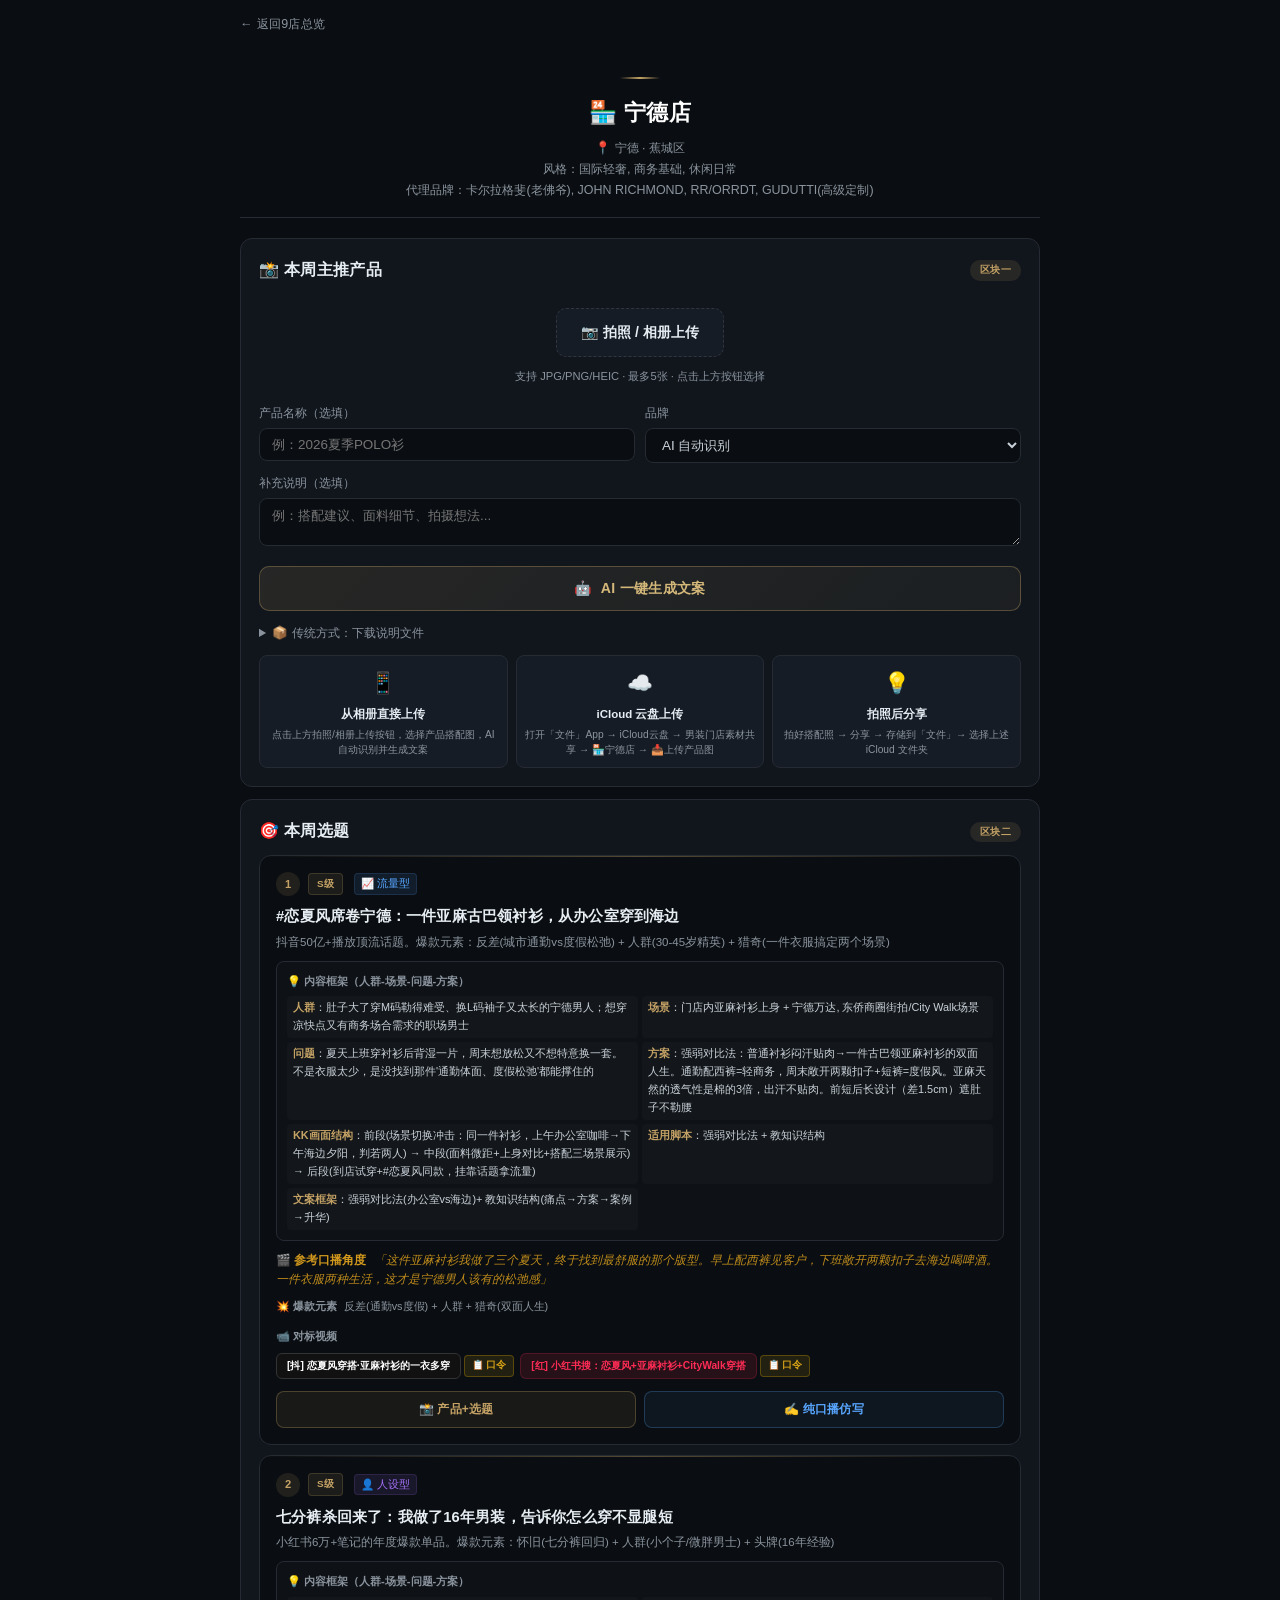
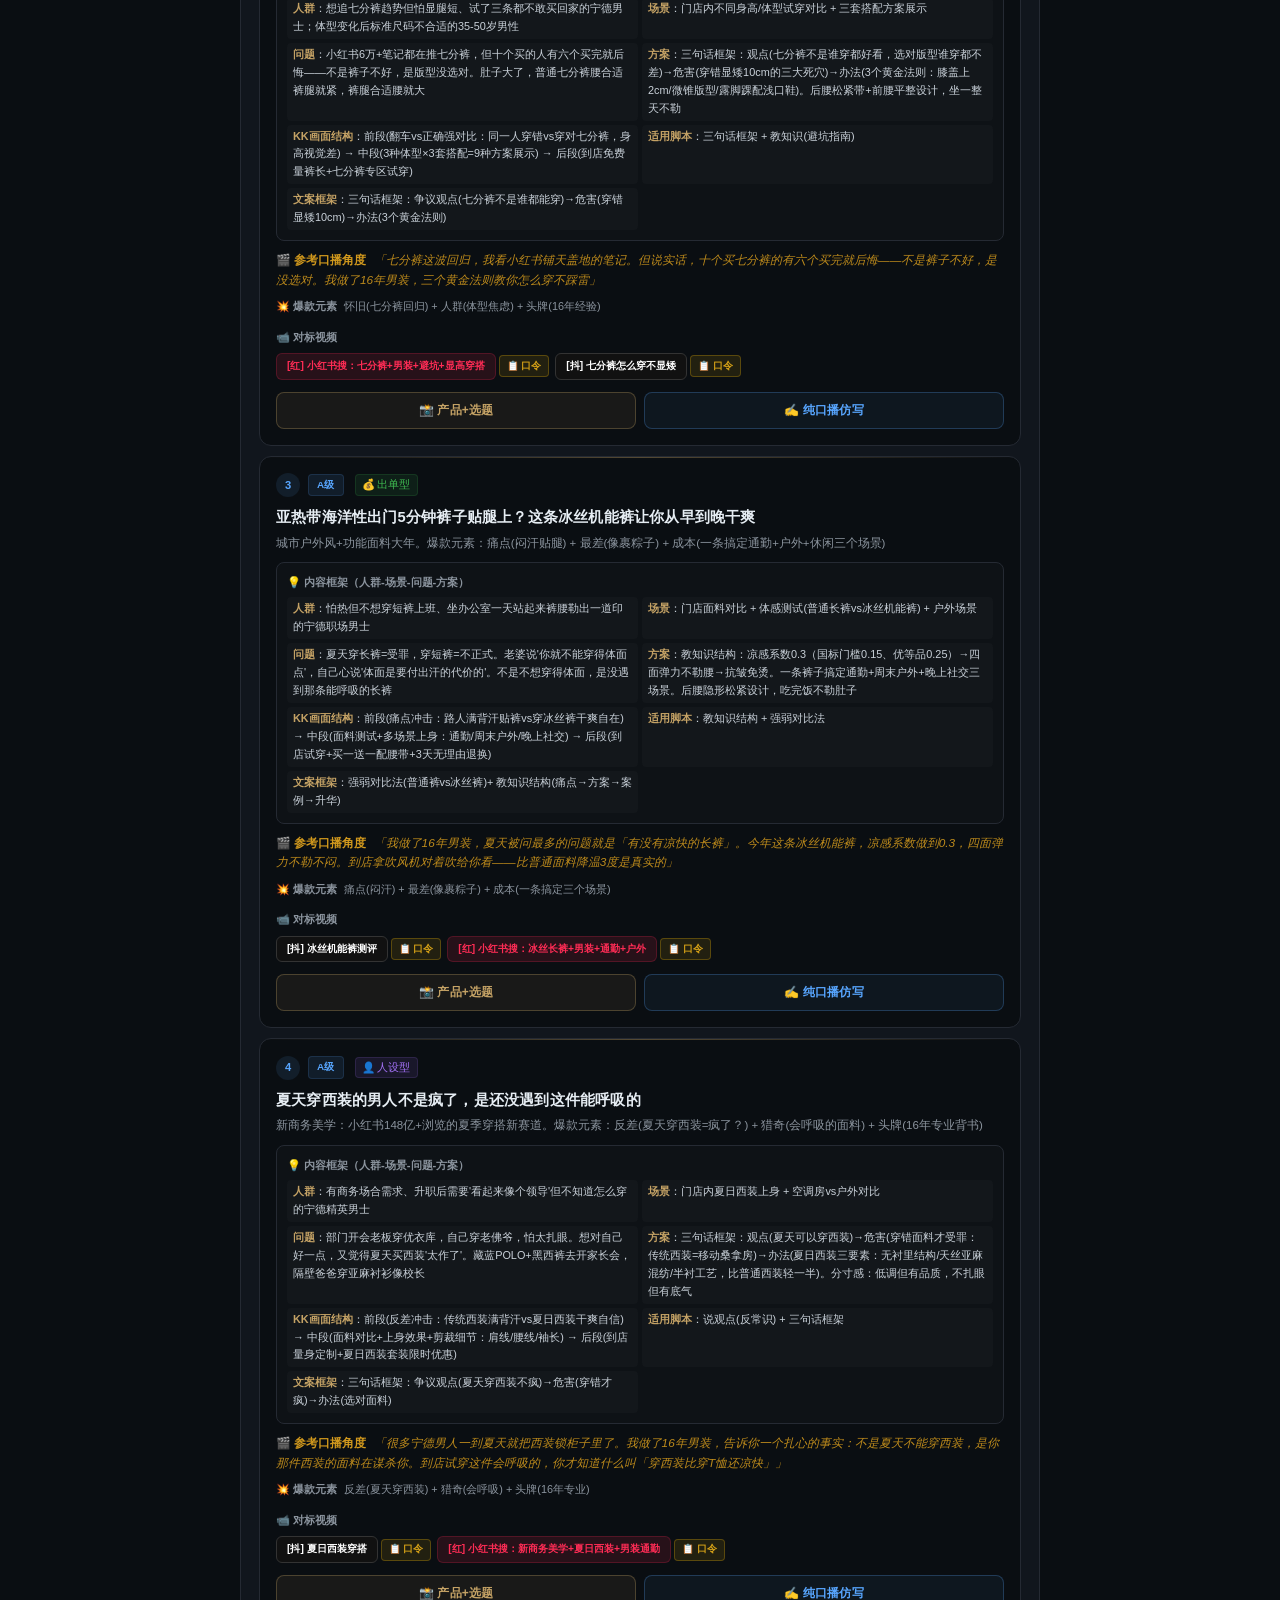
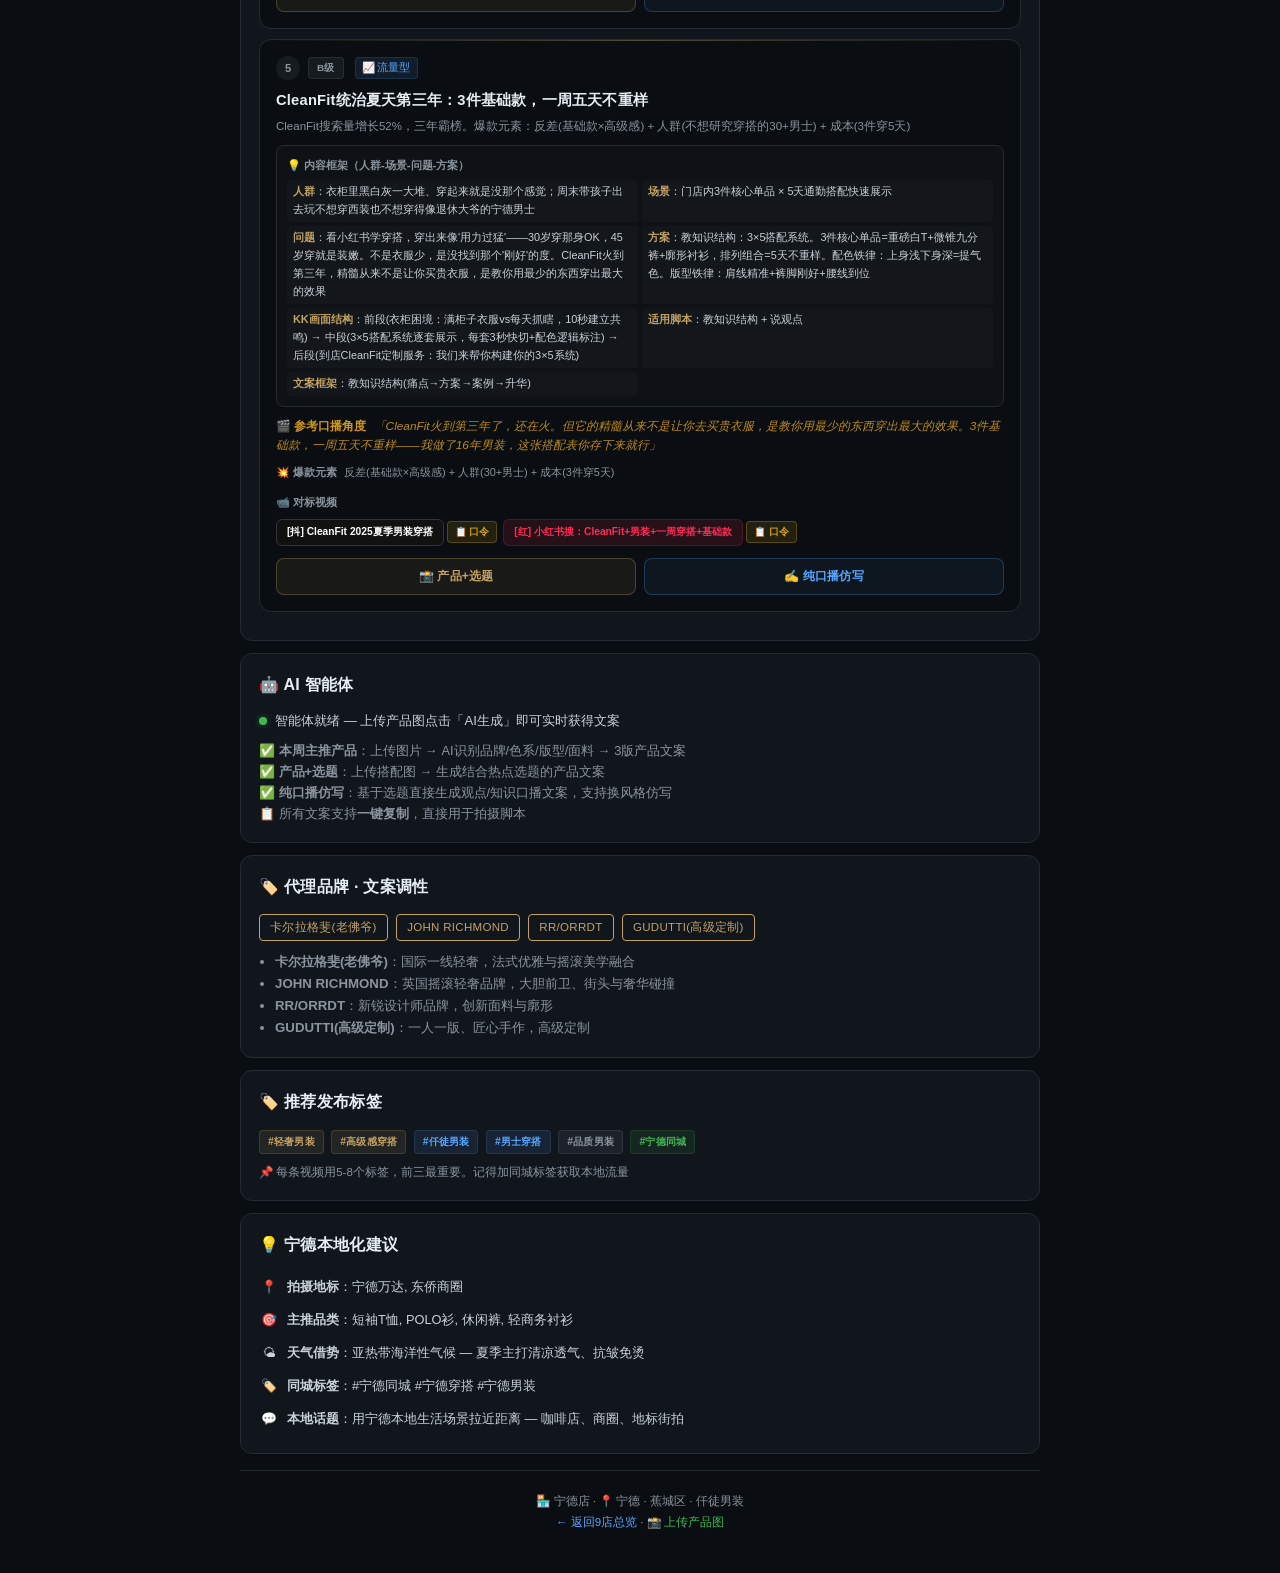
<file: stores/ningde.html>
<!DOCTYPE html>
<html lang="zh-CN">
<head>
<meta charset="UTF-8">
<meta name="viewport" content="width=device-width, initial-scale=1.0, user-scalable=yes">
<title>宁德店 · 仟徒男装</title>
<link rel="stylesheet" href="../css/store.css?v=1782382795">
</head>
<body>

<a href="../index.html" class="nav-back">← 返回9店总览</a>

<div class="store-header">
<h1>🏪 宁德店</h1>
<p class="subtitle">📍 宁德 · 蕉城区<br>风格：国际轻奢, 商务基础, 休闲日常<br>代理品牌：卡尔拉格斐(老佛爷), JOHN RICHMOND, RR/ORRDT, GUDUTTI(高级定制)</p>
</div>

<!-- ===== 区块一：📸 本周主推产品 ===== -->
<div class="zone zone-product card" id="upload-zone">
<div class="zone-header">
  <h2>📸 本周主推产品</h2>
  <span class="zone-badge">区块一</span>
</div>

<!-- 图片选择 (修复iOS: label包裹方式) -->
<div class="photo-upload-area" id="photo-area">
  <label for="prod-photos" class="photo-upload-label">📷 拍照 / 相册上传</label>
  <input type="file" id="prod-photos" accept="image/*" multiple class="photo-input-hidden">
  <div class="photo-upload-hint">
    支持 JPG/PNG/HEIC · 最多5张 · 点击上方按钮选择
    <span id="photo-count"></span>
  </div>
</div>
<div class="photo-previews" id="photo-previews"></div>

<!-- AI视觉自动识别颜色/品牌/风格，无需手动选择 -->
<div class="product-form" id="product-form"
     data-store-name="宁德店"
     data-store-id="ningde"
     data-store-brands="卡尔拉格斐(老佛爷), JOHN RICHMOND, RR/ORRDT, GUDUTTI(高级定制)"
     data-worker-url="https://interviews-encounter-jack-sand.trycloudflare.com"
     data-store-city="宁德">
  <div class="form-row">
    <div>
      <label>产品名称（选填）</label>
      <input type="text" id="prod-name" placeholder="例：2026夏季POLO衫">
    </div>
    <div>
      <label>品牌</label>
      <select id="prod-brand">
        <option value="">AI 自动识别</option>
<option value="卡尔拉格斐(老佛爷)">卡尔拉格斐(老佛爷)</option>
<option value="JOHN RICHMOND">JOHN RICHMOND</option>
<option value="RR/ORRDT">RR/ORRDT</option>
<option value="GUDUTTI(高级定制)">GUDUTTI(高级定制)</option>
      </select>
    </div>
  </div>
  <div>
    <label>补充说明（选填）</label>
    <textarea id="prod-notes" placeholder="例：搭配建议、面料细节、拍摄想法..." rows="2"></textarea>
  </div>

  <!-- 主操作按钮 -->
  <div class="form-actions">
    <button class="btn-generate" id="btn-generate">
      <span class="btn-generate-icon">🤖</span>
      <span class="btn-generate-text">AI 一键生成文案</span>
    </button>
  </div>

  <!-- 状态区 -->
  <div class="state-section hidden" id="state-uploading">
    <div class="loading-spinner"></div>
    <p class="state-text">🔄 正在处理图片...</p>
  </div>
  <div class="state-section hidden" id="state-analyzing">
    <div class="loading-spinner"></div>
    <p class="state-text">🤖 AI 正在分析商品...</p>
    <p class="state-hint">品牌识别 · 风格分析 · 卖点提炼 · 3版文案生成</p>
  </div>
  <div class="state-section hidden" id="state-error">
    <p class="error-msg">⚠️ <span id="error-text"></span></p>
    <button class="btn-retry" id="btn-retry">🔄 重试</button>
  </div>

  <!-- AI 识别结果摘要 -->
  <div class="analysis-summary hidden" id="analysis-summary"></div>

  <!-- 文案结果 -->
  <div class="results-section hidden" id="results-section">
    <div class="results-header">
      <h3>✍️ 生成结果</h3>
      <button class="btn-copy-all" id="btn-copy-all">📋 一键复制全部</button>
    </div>
    <div id="copy-cards"></div>
    <div class="results-actions">
      <button class="btn-regenerate" id="btn-regenerate">🔄 重新生成</button>
    </div>
  </div>

  <!-- 传统方式（折叠保留） -->
  <details class="legacy-section">
    <summary>📦 传统方式：下载说明文件</summary>
    <div class="form-actions" style="margin-top:8px">
      <button class="btn-secondary" id="btn-download-txt">📥 下载产品说明文件</button>
      <button class="btn-copy" id="btn-copy-text">📋 复制文本</button>
    </div>
    <div id="preview-box" class="preview-box hidden"></div>
  </details>
</div>

<!-- iCloud 上传方式（保留作为备用） -->
<div class="upload-methods">
  <div class="upload-method">
    <span class="method-icon">📱</span>
    <div class="method-title">从相册直接上传</div>
    <div class="method-desc">点击上方拍照/相册上传按钮，选择产品搭配图，AI自动识别并生成文案</div>
  </div>
  <div class="upload-method">
    <span class="method-icon">☁️</span>
    <div class="method-title">iCloud 云盘上传</div>
    <div class="method-desc">打开「文件」App → iCloud云盘 → 男装门店素材共享 → 🏪宁德店 → 📥上传产品图</div>
  </div>
  <div class="upload-method">
    <span class="method-icon">💡</span>
    <div class="method-title">拍照后分享</div>
    <div class="method-desc">拍好搭配照 → 分享 → 存储到「文件」→ 选择上述 iCloud 文件夹</div>
  </div>
</div>
</div>

<!-- ===== 区块二：🎯 本周选题 ===== -->
<div class="zone zone-topics card">
<div class="zone-header">
  <h2>🎯 本周选题</h2>
  <span class="zone-badge">区块二</span>
</div>
<div id="wechat-notice" class="wechat-notice hidden">
  💡 微信内无法直接跳转抖音/小红书App，请点击右上角 <strong>「在Safari中打开」</strong> 或使用视频旁的 📋<strong>口令</strong>按钮复制搜索词后到App内搜索
</div>

<div class="topic-card" data-topic-data='{"title": "#恋夏风席卷宁德：一件亚麻古巴领衬衫，从办公室穿到海边", "ctype": "流量型", "angle": "这件亚麻衬衫我做了三个夏天，终于找到最舒服的那个版型。早上配西裤见客户，下班敞开两颗扣子去海边喝啤酒。一件衣服两种生活，这才是宁德男人该有的松弛感", "framework": {"人群": "肚子大了穿M码勒得难受、换L码袖子又太长的宁德男人；想穿凉快点又有商务场合需求的职场男士", "场景": "门店内亚麻衬衫上身 + 宁德万达, 东侨商圈街拍/City Walk场景", "问题": "夏天上班穿衬衫后背湿一片，周末想放松又不想特意换一套。不是衣服太少，是没找到那件&#39;通勤体面、度假松弛&#39;都能撑住的", "方案": "强弱对比法：普通衬衫闷汗贴肉→一件古巴领亚麻衬衫的双面人生。通勤配西裤=轻商务，周末敞开两颗扣子+短裤=度假风。亚麻天然的透气性是棉的3倍，出汗不贴肉。前短后长设计（差1.5cm）遮肚子不勒腰", "KK画面结构": "前段(场景切换冲击：同一件衬衫，上午办公室咖啡→下午海边夕阳，判若两人) → 中段(面料微距+上身对比+搭配三场景展示) → 后段(到店试穿+#恋夏风同款，挂靠话题拿流量)", "适用脚本": "强弱对比法 + 教知识结构", "文案框架": "强弱对比法(办公室vs海边)+ 教知识结构(痛点→方案→案例→升华)"}, "grade": "S", "idx": 0}'>
<div class="topic-card-hd">
  <span class="topic-card-num s">1</span>
  <span class="topic-card-grade tag tag-s">S级</span>
  <span class="topic-card-ctype ctype-flow">📈 流量型</span>
</div>
<div class="topic-card-title">#恋夏风席卷宁德：一件亚麻古巴领衬衫，从办公室穿到海边</div>
<div class="topic-card-desc">抖音50亿+播放顶流话题。爆款元素：反差(城市通勤vs度假松弛) + 人群(30-45岁精英) + 猎奇(一件衣服搞定两个场景)</div>

<div class="topic-card-framework">
  <div class="fw-title">💡 内容框架（人群-场景-问题-方案）</div>
  <div class="fw-grid"><span class="fw-item"><b>人群</b>：肚子大了穿M码勒得难受、换L码袖子又太长的宁德男人；想穿凉快点又有商务场合需求的职场男士</span><span class="fw-item"><b>场景</b>：门店内亚麻衬衫上身 + 宁德万达, 东侨商圈街拍/City Walk场景</span><span class="fw-item"><b>问题</b>：夏天上班穿衬衫后背湿一片，周末想放松又不想特意换一套。不是衣服太少，是没找到那件'通勤体面、度假松弛'都能撑住的</span><span class="fw-item"><b>方案</b>：强弱对比法：普通衬衫闷汗贴肉→一件古巴领亚麻衬衫的双面人生。通勤配西裤=轻商务，周末敞开两颗扣子+短裤=度假风。亚麻天然的透气性是棉的3倍，出汗不贴肉。前短后长设计（差1.5cm）遮肚子不勒腰</span><span class="fw-item"><b>KK画面结构</b>：前段(场景切换冲击：同一件衬衫，上午办公室咖啡→下午海边夕阳，判若两人) → 中段(面料微距+上身对比+搭配三场景展示) → 后段(到店试穿+#恋夏风同款，挂靠话题拿流量)</span><span class="fw-item"><b>适用脚本</b>：强弱对比法 + 教知识结构</span><span class="fw-item"><b>文案框架</b>：强弱对比法(办公室vs海边)+ 教知识结构(痛点→方案→案例→升华)</span></div>
</div>

<div class="topic-card-angle">
  <span class="angle-label">🎬 参考口播角度</span>
  <span class="angle-text">「这件亚麻衬衫我做了三个夏天，终于找到最舒服的那个版型。早上配西裤见客户，下班敞开两颗扣子去海边喝啤酒。一件衣服两种生活，这才是宁德男人该有的松弛感」</span>
</div>

<div class="topic-card-explosive">
  <span class="angle-label">💥 爆款元素</span>
  <span>反差(通勤vs度假) + 人群 + 猎奇(双面人生)</span>
</div>

<div class="topic-card-videos">
  <span class="video-label">📹 对标视频</span>
  <div class="video-links"><span class="video-link-wrap">
            <a href="https://www.douyin.com/search/恋夏风+男装+亚麻衬衫" target="_blank" rel="noopener" class="video-link plat-dy" data-platform="douyin">[抖] 恋夏风穿搭·亚麻衬衫的一衣多穿</a>
            <button class="btn-copy-code" data-platform="douyin" data-search="恋夏风 男装 亚麻衬衫 一衣多穿" data-url="https://www.douyin.com/search/恋夏风+男装+亚麻衬衫" title="打开抖音搜索「恋夏风 男装 亚麻衬衫 一衣多穿」">📋 口令</button>
            </span> <span class="video-link-wrap">
            <a href="https://www.xiaohongshu.com/search_result?keyword=恋夏风+亚麻衬衫+CityWalk" target="_blank" rel="noopener" class="video-link plat-xhs" data-platform="xhs">[红] 小红书搜：恋夏风+亚麻衬衫+CityWalk穿搭</a>
            <button class="btn-copy-code" data-platform="xhs" data-search="恋夏风 亚麻衬衫 CityWalk 男装" data-url="https://www.xiaohongshu.com/search_result?keyword=恋夏风+亚麻衬衫+CityWalk" title="打开小红书搜索「恋夏风 亚麻衬衫 CityWalk 男装」">📋 口令</button>
            </span> </div>
</div>

<div class="topic-card-action">
  <div class="topic-actions topic-actions-3">
    <button class="btn-topic-product" data-topic-idx="0" data-mode="product_topic">
      📸 产品+选题
    </button>
    <button class="btn-topic-oral" data-topic-idx="0" data-mode="oral_rewrite">
      ✍️ 纯口播仿写
    </button>
  </div>
</div>

<!-- 选题内嵌结果区（产品+选题 / 纯口播仿写） -->
<div class="topic-result hidden" id="topic-result-0">
  <div class="topic-result-loading hidden" id="topic-loading-0">
    <div class="loading-spinner"></div>
    <p class="state-text">🤖 AI 正在生成...</p>
  </div>
  <div class="topic-result-error hidden" id="topic-error-0">
    <p class="error-msg"></p>
    <button class="btn-retry btn-retry-topic" data-topic-idx="0">🔄 重试</button>
  </div>
  <div class="topic-result-content" id="topic-content-0"></div>
  <div class="topic-result-actions hidden" id="topic-actions-0">
    <button class="btn-topic-regenerate" data-topic-idx="0" data-mode="oral_rewrite">🔄 重新生成口播</button>
    <button class="btn-topic-regenerate" data-topic-idx="0" data-mode="product_topic">📸 换个产品重新生成</button>
  </div>
  <!-- 发布文案按钮（在基础文案生成后出现） -->
  <div class="topic-publish-area hidden" id="topic-publish-area-0">
    <div class="publish-divider">
      <span>📤 确认基础文案无误后，一键生成3版发布级文案</span>
    </div>
    <button class="btn-publish-copy" data-topic-idx="0" data-mode="publish_copy">
      📤 一键生成发布文案（3版）
    </button>
    <div class="topic-publish-result hidden" id="topic-publish-result-0">
      <div class="topic-publish-loading hidden" id="topic-publish-loading-0">
        <div class="loading-spinner"></div>
        <p class="state-text">🤖 正在生成3版发布文案...</p>
      </div>
      <div class="topic-publish-error hidden" id="topic-publish-error-0">
        <p class="error-msg"></p>
        <button class="btn-retry btn-retry-publish" data-topic-idx="0">🔄 重试</button>
      </div>
      <div class="topic-publish-content" id="topic-publish-content-0"></div>
    </div>
  </div>
</div>
</div>
<div class="topic-card" data-topic-data='{"title": "七分裤杀回来了：我做了16年男装，告诉你怎么穿不显腿短", "ctype": "人设型", "angle": "七分裤这波回归，我看小红书铺天盖地的笔记。但说实话，十个买七分裤的有六个买完就后悔——不是裤子不好，是没选对。我做了16年男装，三个黄金法则教你怎么穿不踩雷", "framework": {"人群": "想追七分裤趋势但怕显腿短、试了三条都不敢买回家的宁德男士；体型变化后标准尺码不合适的35-50岁男性", "场景": "门店内不同身高/体型试穿对比 + 三套搭配方案展示", "问题": "小红书6万+笔记都在推七分裤，但十个买的人有六个买完就后悔——不是裤子不好，是版型没选对。肚子大了，普通七分裤腰合适裤腿就紧，裤腿合适腰就大", "方案": "三句话框架：观点(七分裤不是谁穿都好看，选对版型谁穿都不差)→危害(穿错显矮10cm的三大死穴)→办法(3个黄金法则：膝盖上2cm/微锥版型/露脚踝配浅口鞋)。后腰松紧带+前腰平整设计，坐一整天不勒", "KK画面结构": "前段(翻车vs正确强对比：同一人穿错vs穿对七分裤，身高视觉差) → 中段(3种体型×3套搭配=9种方案展示) → 后段(到店免费量裤长+七分裤专区试穿)", "适用脚本": "三句话框架 + 教知识(避坑指南)", "文案框架": "三句话框架：争议观点(七分裤不是谁都能穿)→危害(穿错显矮10cm)→办法(3个黄金法则)"}, "grade": "S", "idx": 1}'>
<div class="topic-card-hd">
  <span class="topic-card-num s">2</span>
  <span class="topic-card-grade tag tag-s">S级</span>
  <span class="topic-card-ctype ctype-persona">👤 人设型</span>
</div>
<div class="topic-card-title">七分裤杀回来了：我做了16年男装，告诉你怎么穿不显腿短</div>
<div class="topic-card-desc">小红书6万+笔记的年度爆款单品。爆款元素：怀旧(七分裤回归) + 人群(小个子/微胖男士) + 头牌(16年经验)</div>

<div class="topic-card-framework">
  <div class="fw-title">💡 内容框架（人群-场景-问题-方案）</div>
  <div class="fw-grid"><span class="fw-item"><b>人群</b>：想追七分裤趋势但怕显腿短、试了三条都不敢买回家的宁德男士；体型变化后标准尺码不合适的35-50岁男性</span><span class="fw-item"><b>场景</b>：门店内不同身高/体型试穿对比 + 三套搭配方案展示</span><span class="fw-item"><b>问题</b>：小红书6万+笔记都在推七分裤，但十个买的人有六个买完就后悔——不是裤子不好，是版型没选对。肚子大了，普通七分裤腰合适裤腿就紧，裤腿合适腰就大</span><span class="fw-item"><b>方案</b>：三句话框架：观点(七分裤不是谁穿都好看，选对版型谁穿都不差)→危害(穿错显矮10cm的三大死穴)→办法(3个黄金法则：膝盖上2cm/微锥版型/露脚踝配浅口鞋)。后腰松紧带+前腰平整设计，坐一整天不勒</span><span class="fw-item"><b>KK画面结构</b>：前段(翻车vs正确强对比：同一人穿错vs穿对七分裤，身高视觉差) → 中段(3种体型×3套搭配=9种方案展示) → 后段(到店免费量裤长+七分裤专区试穿)</span><span class="fw-item"><b>适用脚本</b>：三句话框架 + 教知识(避坑指南)</span><span class="fw-item"><b>文案框架</b>：三句话框架：争议观点(七分裤不是谁都能穿)→危害(穿错显矮10cm)→办法(3个黄金法则)</span></div>
</div>

<div class="topic-card-angle">
  <span class="angle-label">🎬 参考口播角度</span>
  <span class="angle-text">「七分裤这波回归，我看小红书铺天盖地的笔记。但说实话，十个买七分裤的有六个买完就后悔——不是裤子不好，是没选对。我做了16年男装，三个黄金法则教你怎么穿不踩雷」</span>
</div>

<div class="topic-card-explosive">
  <span class="angle-label">💥 爆款元素</span>
  <span>怀旧(七分裤回归) + 人群(体型焦虑) + 头牌(16年经验)</span>
</div>

<div class="topic-card-videos">
  <span class="video-label">📹 对标视频</span>
  <div class="video-links"><span class="video-link-wrap">
            <a href="https://www.xiaohongshu.com/search_result?keyword=七分裤+男装+避坑+显高" target="_blank" rel="noopener" class="video-link plat-xhs" data-platform="xhs">[红] 小红书搜：七分裤+男装+避坑+显高穿搭</a>
            <button class="btn-copy-code" data-platform="xhs" data-search="七分裤 男装 避坑 显高 穿搭" data-url="https://www.xiaohongshu.com/search_result?keyword=七分裤+男装+避坑+显高" title="打开小红书搜索「七分裤 男装 避坑 显高 穿搭」">📋 口令</button>
            </span> <span class="video-link-wrap">
            <a href="https://www.douyin.com/search/七分裤+男+怎么穿+不显矮" target="_blank" rel="noopener" class="video-link plat-dy" data-platform="douyin">[抖] 七分裤怎么穿不显矮</a>
            <button class="btn-copy-code" data-platform="douyin" data-search="七分裤 男生 怎么穿 显高" data-url="https://www.douyin.com/search/七分裤+男+怎么穿+不显矮" title="打开抖音搜索「七分裤 男生 怎么穿 显高」">📋 口令</button>
            </span> </div>
</div>

<div class="topic-card-action">
  <div class="topic-actions topic-actions-3">
    <button class="btn-topic-product" data-topic-idx="1" data-mode="product_topic">
      📸 产品+选题
    </button>
    <button class="btn-topic-oral" data-topic-idx="1" data-mode="oral_rewrite">
      ✍️ 纯口播仿写
    </button>
  </div>
</div>

<!-- 选题内嵌结果区（产品+选题 / 纯口播仿写） -->
<div class="topic-result hidden" id="topic-result-1">
  <div class="topic-result-loading hidden" id="topic-loading-1">
    <div class="loading-spinner"></div>
    <p class="state-text">🤖 AI 正在生成...</p>
  </div>
  <div class="topic-result-error hidden" id="topic-error-1">
    <p class="error-msg"></p>
    <button class="btn-retry btn-retry-topic" data-topic-idx="1">🔄 重试</button>
  </div>
  <div class="topic-result-content" id="topic-content-1"></div>
  <div class="topic-result-actions hidden" id="topic-actions-1">
    <button class="btn-topic-regenerate" data-topic-idx="1" data-mode="oral_rewrite">🔄 重新生成口播</button>
    <button class="btn-topic-regenerate" data-topic-idx="1" data-mode="product_topic">📸 换个产品重新生成</button>
  </div>
  <!-- 发布文案按钮（在基础文案生成后出现） -->
  <div class="topic-publish-area hidden" id="topic-publish-area-1">
    <div class="publish-divider">
      <span>📤 确认基础文案无误后，一键生成3版发布级文案</span>
    </div>
    <button class="btn-publish-copy" data-topic-idx="1" data-mode="publish_copy">
      📤 一键生成发布文案（3版）
    </button>
    <div class="topic-publish-result hidden" id="topic-publish-result-1">
      <div class="topic-publish-loading hidden" id="topic-publish-loading-1">
        <div class="loading-spinner"></div>
        <p class="state-text">🤖 正在生成3版发布文案...</p>
      </div>
      <div class="topic-publish-error hidden" id="topic-publish-error-1">
        <p class="error-msg"></p>
        <button class="btn-retry btn-retry-publish" data-topic-idx="1">🔄 重试</button>
      </div>
      <div class="topic-publish-content" id="topic-publish-content-1"></div>
    </div>
  </div>
</div>
</div>
<div class="topic-card" data-topic-data='{"title": "亚热带海洋性出门5分钟裤子贴腿上？这条冰丝机能裤让你从早到晚干爽", "ctype": "出单型", "angle": "我做了16年男装，夏天被问最多的问题就是「有没有凉快的长裤」。今年这条冰丝机能裤，凉感系数做到0.3，四面弹力不勒不闷。到店拿吹风机对着吹给你看——比普通面料降温3度是真实的", "framework": {"人群": "怕热但不想穿短裤上班、坐办公室一天站起来裤腰勒出一道印的宁德职场男士", "场景": "门店面料对比 + 体感测试(普通长裤vs冰丝机能裤) + 户外场景", "问题": "夏天穿长裤=受罪，穿短裤=不正式。老婆说&#39;你就不能穿得体面点&#39;，自己心说&#39;体面是要付出汗的代价的&#39;。不是不想穿得体面，是没遇到那条能呼吸的长裤", "方案": "教知识结构：凉感系数0.3（国标门槛0.15、优等品0.25）→四面弹力不勒腰→抗皱免烫。一条裤子搞定通勤+周末户外+晚上社交三场景。后腰隐形松紧设计，吃完饭不勒肚子", "KK画面结构": "前段(痛点冲击：路人满背汗贴裤vs穿冰丝裤干爽自在) → 中段(面料测试+多场景上身：通勤/周末户外/晚上社交) → 后段(到店试穿+买一送一配腰带+3天无理由退换)", "适用脚本": "教知识结构 + 强弱对比法", "文案框架": "强弱对比法(普通裤vs冰丝裤)+ 教知识结构(痛点→方案→案例→升华)"}, "grade": "A", "idx": 2}'>
<div class="topic-card-hd">
  <span class="topic-card-num a">3</span>
  <span class="topic-card-grade tag tag-a">A级</span>
  <span class="topic-card-ctype ctype-order">💰 出单型</span>
</div>
<div class="topic-card-title">亚热带海洋性出门5分钟裤子贴腿上？这条冰丝机能裤让你从早到晚干爽</div>
<div class="topic-card-desc">城市户外风+功能面料大年。爆款元素：痛点(闷汗贴腿) + 最差(像裹粽子) + 成本(一条搞定通勤+户外+休闲三个场景)</div>

<div class="topic-card-framework">
  <div class="fw-title">💡 内容框架（人群-场景-问题-方案）</div>
  <div class="fw-grid"><span class="fw-item"><b>人群</b>：怕热但不想穿短裤上班、坐办公室一天站起来裤腰勒出一道印的宁德职场男士</span><span class="fw-item"><b>场景</b>：门店面料对比 + 体感测试(普通长裤vs冰丝机能裤) + 户外场景</span><span class="fw-item"><b>问题</b>：夏天穿长裤=受罪，穿短裤=不正式。老婆说'你就不能穿得体面点'，自己心说'体面是要付出汗的代价的'。不是不想穿得体面，是没遇到那条能呼吸的长裤</span><span class="fw-item"><b>方案</b>：教知识结构：凉感系数0.3（国标门槛0.15、优等品0.25）→四面弹力不勒腰→抗皱免烫。一条裤子搞定通勤+周末户外+晚上社交三场景。后腰隐形松紧设计，吃完饭不勒肚子</span><span class="fw-item"><b>KK画面结构</b>：前段(痛点冲击：路人满背汗贴裤vs穿冰丝裤干爽自在) → 中段(面料测试+多场景上身：通勤/周末户外/晚上社交) → 后段(到店试穿+买一送一配腰带+3天无理由退换)</span><span class="fw-item"><b>适用脚本</b>：教知识结构 + 强弱对比法</span><span class="fw-item"><b>文案框架</b>：强弱对比法(普通裤vs冰丝裤)+ 教知识结构(痛点→方案→案例→升华)</span></div>
</div>

<div class="topic-card-angle">
  <span class="angle-label">🎬 参考口播角度</span>
  <span class="angle-text">「我做了16年男装，夏天被问最多的问题就是「有没有凉快的长裤」。今年这条冰丝机能裤，凉感系数做到0.3，四面弹力不勒不闷。到店拿吹风机对着吹给你看——比普通面料降温3度是真实的」</span>
</div>

<div class="topic-card-explosive">
  <span class="angle-label">💥 爆款元素</span>
  <span>痛点(闷汗) + 最差(像裹粽子) + 成本(一条搞定三个场景)</span>
</div>

<div class="topic-card-videos">
  <span class="video-label">📹 对标视频</span>
  <div class="video-links"><span class="video-link-wrap">
            <a href="https://www.douyin.com/search/冰丝+机能裤+男+测评" target="_blank" rel="noopener" class="video-link plat-dy" data-platform="douyin">[抖] 冰丝机能裤测评</a>
            <button class="btn-copy-code" data-platform="douyin" data-search="冰丝 机能裤 男 测评" data-url="https://www.douyin.com/search/冰丝+机能裤+男+测评" title="打开抖音搜索「冰丝 机能裤 男 测评」">📋 口令</button>
            </span> <span class="video-link-wrap">
            <a href="https://www.xiaohongshu.com/search_result?keyword=冰丝长裤+男装+通勤+户外" target="_blank" rel="noopener" class="video-link plat-xhs" data-platform="xhs">[红] 小红书搜：冰丝长裤+男装+通勤+户外</a>
            <button class="btn-copy-code" data-platform="xhs" data-search="冰丝长裤 男装 通勤 户外" data-url="https://www.xiaohongshu.com/search_result?keyword=冰丝长裤+男装+通勤+户外" title="打开小红书搜索「冰丝长裤 男装 通勤 户外」">📋 口令</button>
            </span> </div>
</div>

<div class="topic-card-action">
  <div class="topic-actions topic-actions-3">
    <button class="btn-topic-product" data-topic-idx="2" data-mode="product_topic">
      📸 产品+选题
    </button>
    <button class="btn-topic-oral" data-topic-idx="2" data-mode="oral_rewrite">
      ✍️ 纯口播仿写
    </button>
  </div>
</div>

<!-- 选题内嵌结果区（产品+选题 / 纯口播仿写） -->
<div class="topic-result hidden" id="topic-result-2">
  <div class="topic-result-loading hidden" id="topic-loading-2">
    <div class="loading-spinner"></div>
    <p class="state-text">🤖 AI 正在生成...</p>
  </div>
  <div class="topic-result-error hidden" id="topic-error-2">
    <p class="error-msg"></p>
    <button class="btn-retry btn-retry-topic" data-topic-idx="2">🔄 重试</button>
  </div>
  <div class="topic-result-content" id="topic-content-2"></div>
  <div class="topic-result-actions hidden" id="topic-actions-2">
    <button class="btn-topic-regenerate" data-topic-idx="2" data-mode="oral_rewrite">🔄 重新生成口播</button>
    <button class="btn-topic-regenerate" data-topic-idx="2" data-mode="product_topic">📸 换个产品重新生成</button>
  </div>
  <!-- 发布文案按钮（在基础文案生成后出现） -->
  <div class="topic-publish-area hidden" id="topic-publish-area-2">
    <div class="publish-divider">
      <span>📤 确认基础文案无误后，一键生成3版发布级文案</span>
    </div>
    <button class="btn-publish-copy" data-topic-idx="2" data-mode="publish_copy">
      📤 一键生成发布文案（3版）
    </button>
    <div class="topic-publish-result hidden" id="topic-publish-result-2">
      <div class="topic-publish-loading hidden" id="topic-publish-loading-2">
        <div class="loading-spinner"></div>
        <p class="state-text">🤖 正在生成3版发布文案...</p>
      </div>
      <div class="topic-publish-error hidden" id="topic-publish-error-2">
        <p class="error-msg"></p>
        <button class="btn-retry btn-retry-publish" data-topic-idx="2">🔄 重试</button>
      </div>
      <div class="topic-publish-content" id="topic-publish-content-2"></div>
    </div>
  </div>
</div>
</div>
<div class="topic-card" data-topic-data='{"title": "夏天穿西装的男人不是疯了，是还没遇到这件能呼吸的", "ctype": "人设型", "angle": "很多宁德男人一到夏天就把西装锁柜子里了。我做了16年男装，告诉你一个扎心的事实：不是夏天不能穿西装，是你那件西装的面料在谋杀你。到店试穿这件会呼吸的，你才知道什么叫「穿西装比穿T恤还凉快」", "framework": {"人群": "有商务场合需求、升职后需要&#39;看起来像个领导&#39;但不知道怎么穿的宁德精英男士", "场景": "门店内夏日西装上身 + 空调房vs户外对比", "问题": "部门开会老板穿优衣库，自己穿老佛爷，怕太扎眼。想对自己好一点，又觉得夏天买西装&#39;太作了&#39;。藏蓝POLO+黑西裤去开家长会，隔壁爸爸穿亚麻衬衫像校长", "方案": "三句话框架：观点(夏天可以穿西装)→危害(穿错面料才受罪：传统西装=移动桑拿房)→办法(夏日西装三要素：无衬里结构/天丝亚麻混纺/半衬工艺，比普通西装轻一半)。分寸感：低调但有品质，不扎眼但有底气", "KK画面结构": "前段(反差冲击：传统西装满背汗vs夏日西装干爽自信) → 中段(面料对比+上身效果+剪裁细节：肩线/腰线/袖长) → 后段(到店量身定制+夏日西装套装限时优惠)", "适用脚本": "说观点(反常识) + 三句话框架", "文案框架": "三句话框架：争议观点(夏天穿西装不疯)→危害(穿错才疯)→办法(选对面料)"}, "grade": "A", "idx": 3}'>
<div class="topic-card-hd">
  <span class="topic-card-num a">4</span>
  <span class="topic-card-grade tag tag-a">A级</span>
  <span class="topic-card-ctype ctype-persona">👤 人设型</span>
</div>
<div class="topic-card-title">夏天穿西装的男人不是疯了，是还没遇到这件能呼吸的</div>
<div class="topic-card-desc">新商务美学：小红书148亿+浏览的夏季穿搭新赛道。爆款元素：反差(夏天穿西装=疯了？) + 猎奇(会呼吸的面料) + 头牌(16年专业背书)</div>

<div class="topic-card-framework">
  <div class="fw-title">💡 内容框架（人群-场景-问题-方案）</div>
  <div class="fw-grid"><span class="fw-item"><b>人群</b>：有商务场合需求、升职后需要'看起来像个领导'但不知道怎么穿的宁德精英男士</span><span class="fw-item"><b>场景</b>：门店内夏日西装上身 + 空调房vs户外对比</span><span class="fw-item"><b>问题</b>：部门开会老板穿优衣库，自己穿老佛爷，怕太扎眼。想对自己好一点，又觉得夏天买西装'太作了'。藏蓝POLO+黑西裤去开家长会，隔壁爸爸穿亚麻衬衫像校长</span><span class="fw-item"><b>方案</b>：三句话框架：观点(夏天可以穿西装)→危害(穿错面料才受罪：传统西装=移动桑拿房)→办法(夏日西装三要素：无衬里结构/天丝亚麻混纺/半衬工艺，比普通西装轻一半)。分寸感：低调但有品质，不扎眼但有底气</span><span class="fw-item"><b>KK画面结构</b>：前段(反差冲击：传统西装满背汗vs夏日西装干爽自信) → 中段(面料对比+上身效果+剪裁细节：肩线/腰线/袖长) → 后段(到店量身定制+夏日西装套装限时优惠)</span><span class="fw-item"><b>适用脚本</b>：说观点(反常识) + 三句话框架</span><span class="fw-item"><b>文案框架</b>：三句话框架：争议观点(夏天穿西装不疯)→危害(穿错才疯)→办法(选对面料)</span></div>
</div>

<div class="topic-card-angle">
  <span class="angle-label">🎬 参考口播角度</span>
  <span class="angle-text">「很多宁德男人一到夏天就把西装锁柜子里了。我做了16年男装，告诉你一个扎心的事实：不是夏天不能穿西装，是你那件西装的面料在谋杀你。到店试穿这件会呼吸的，你才知道什么叫「穿西装比穿T恤还凉快」」</span>
</div>

<div class="topic-card-explosive">
  <span class="angle-label">💥 爆款元素</span>
  <span>反差(夏天穿西装) + 猎奇(会呼吸) + 头牌(16年专业)</span>
</div>

<div class="topic-card-videos">
  <span class="video-label">📹 对标视频</span>
  <div class="video-links"><span class="video-link-wrap">
            <a href="https://www.douyin.com/search/夏日+西装+男+轻商务" target="_blank" rel="noopener" class="video-link plat-dy" data-platform="douyin">[抖] 夏日西装穿搭</a>
            <button class="btn-copy-code" data-platform="douyin" data-search="夏日 西装 男 轻商务 穿搭" data-url="https://www.douyin.com/search/夏日+西装+男+轻商务" title="打开抖音搜索「夏日 西装 男 轻商务 穿搭」">📋 口令</button>
            </span> <span class="video-link-wrap">
            <a href="https://www.xiaohongshu.com/search_result?keyword=新商务美学+夏日西装+男装" target="_blank" rel="noopener" class="video-link plat-xhs" data-platform="xhs">[红] 小红书搜：新商务美学+夏日西装+男装通勤</a>
            <button class="btn-copy-code" data-platform="xhs" data-search="新商务美学 夏日西装 男装 通勤" data-url="https://www.xiaohongshu.com/search_result?keyword=新商务美学+夏日西装+男装" title="打开小红书搜索「新商务美学 夏日西装 男装 通勤」">📋 口令</button>
            </span> </div>
</div>

<div class="topic-card-action">
  <div class="topic-actions topic-actions-3">
    <button class="btn-topic-product" data-topic-idx="3" data-mode="product_topic">
      📸 产品+选题
    </button>
    <button class="btn-topic-oral" data-topic-idx="3" data-mode="oral_rewrite">
      ✍️ 纯口播仿写
    </button>
  </div>
</div>

<!-- 选题内嵌结果区（产品+选题 / 纯口播仿写） -->
<div class="topic-result hidden" id="topic-result-3">
  <div class="topic-result-loading hidden" id="topic-loading-3">
    <div class="loading-spinner"></div>
    <p class="state-text">🤖 AI 正在生成...</p>
  </div>
  <div class="topic-result-error hidden" id="topic-error-3">
    <p class="error-msg"></p>
    <button class="btn-retry btn-retry-topic" data-topic-idx="3">🔄 重试</button>
  </div>
  <div class="topic-result-content" id="topic-content-3"></div>
  <div class="topic-result-actions hidden" id="topic-actions-3">
    <button class="btn-topic-regenerate" data-topic-idx="3" data-mode="oral_rewrite">🔄 重新生成口播</button>
    <button class="btn-topic-regenerate" data-topic-idx="3" data-mode="product_topic">📸 换个产品重新生成</button>
  </div>
  <!-- 发布文案按钮（在基础文案生成后出现） -->
  <div class="topic-publish-area hidden" id="topic-publish-area-3">
    <div class="publish-divider">
      <span>📤 确认基础文案无误后，一键生成3版发布级文案</span>
    </div>
    <button class="btn-publish-copy" data-topic-idx="3" data-mode="publish_copy">
      📤 一键生成发布文案（3版）
    </button>
    <div class="topic-publish-result hidden" id="topic-publish-result-3">
      <div class="topic-publish-loading hidden" id="topic-publish-loading-3">
        <div class="loading-spinner"></div>
        <p class="state-text">🤖 正在生成3版发布文案...</p>
      </div>
      <div class="topic-publish-error hidden" id="topic-publish-error-3">
        <p class="error-msg"></p>
        <button class="btn-retry btn-retry-publish" data-topic-idx="3">🔄 重试</button>
      </div>
      <div class="topic-publish-content" id="topic-publish-content-3"></div>
    </div>
  </div>
</div>
</div>
<div class="topic-card" data-topic-data='{"title": "CleanFit统治夏天第三年：3件基础款，一周五天不重样", "ctype": "流量型", "angle": "CleanFit火到第三年了，还在火。但它的精髓从来不是让你去买贵衣服，是教你用最少的东西穿出最大的效果。3件基础款，一周五天不重样——我做了16年男装，这张搭配表你存下来就行", "framework": {"人群": "衣柜里黑白灰一大堆、穿起来就是没那个感觉；周末带孩子出去玩不想穿西装也不想穿得像退休大爷的宁德男士", "场景": "门店内3件核心单品 × 5天通勤搭配快速展示", "问题": "看小红书学穿搭，穿出来像&#39;用力过猛&#39;——30岁穿那身OK，45岁穿就是装嫩。不是衣服少，是没找到那个&#39;刚好&#39;的度。CleanFit火到第三年，精髓从来不是让你买贵衣服，是教你用最少的东西穿出最大的效果", "方案": "教知识结构：3×5搭配系统。3件核心单品=重磅白T+微锥九分裤+廓形衬衫，排列组合=5天不重样。配色铁律：上身浅下身深=提气色。版型铁律：肩线精准+裤脚刚好+腰线到位", "KK画面结构": "前段(衣柜困境：满柜子衣服vs每天抓瞎，10秒建立共鸣) → 中段(3×5搭配系统逐套展示，每套3秒快切+配色逻辑标注) → 后段(到店CleanFit定制服务：我们来帮你构建你的3×5系统)", "适用脚本": "教知识结构 + 说观点", "文案框架": "教知识结构(痛点→方案→案例→升华)"}, "grade": "B", "idx": 4}'>
<div class="topic-card-hd">
  <span class="topic-card-num b">5</span>
  <span class="topic-card-grade tag tag-b">B级</span>
  <span class="topic-card-ctype ctype-flow">📈 流量型</span>
</div>
<div class="topic-card-title">CleanFit统治夏天第三年：3件基础款，一周五天不重样</div>
<div class="topic-card-desc">CleanFit搜索量增长52%，三年霸榜。爆款元素：反差(基础款×高级感) + 人群(不想研究穿搭的30+男士) + 成本(3件穿5天)</div>

<div class="topic-card-framework">
  <div class="fw-title">💡 内容框架（人群-场景-问题-方案）</div>
  <div class="fw-grid"><span class="fw-item"><b>人群</b>：衣柜里黑白灰一大堆、穿起来就是没那个感觉；周末带孩子出去玩不想穿西装也不想穿得像退休大爷的宁德男士</span><span class="fw-item"><b>场景</b>：门店内3件核心单品 × 5天通勤搭配快速展示</span><span class="fw-item"><b>问题</b>：看小红书学穿搭，穿出来像'用力过猛'——30岁穿那身OK，45岁穿就是装嫩。不是衣服少，是没找到那个'刚好'的度。CleanFit火到第三年，精髓从来不是让你买贵衣服，是教你用最少的东西穿出最大的效果</span><span class="fw-item"><b>方案</b>：教知识结构：3×5搭配系统。3件核心单品=重磅白T+微锥九分裤+廓形衬衫，排列组合=5天不重样。配色铁律：上身浅下身深=提气色。版型铁律：肩线精准+裤脚刚好+腰线到位</span><span class="fw-item"><b>KK画面结构</b>：前段(衣柜困境：满柜子衣服vs每天抓瞎，10秒建立共鸣) → 中段(3×5搭配系统逐套展示，每套3秒快切+配色逻辑标注) → 后段(到店CleanFit定制服务：我们来帮你构建你的3×5系统)</span><span class="fw-item"><b>适用脚本</b>：教知识结构 + 说观点</span><span class="fw-item"><b>文案框架</b>：教知识结构(痛点→方案→案例→升华)</span></div>
</div>

<div class="topic-card-angle">
  <span class="angle-label">🎬 参考口播角度</span>
  <span class="angle-text">「CleanFit火到第三年了，还在火。但它的精髓从来不是让你去买贵衣服，是教你用最少的东西穿出最大的效果。3件基础款，一周五天不重样——我做了16年男装，这张搭配表你存下来就行」</span>
</div>

<div class="topic-card-explosive">
  <span class="angle-label">💥 爆款元素</span>
  <span>反差(基础款×高级感) + 人群(30+男士) + 成本(3件穿5天)</span>
</div>

<div class="topic-card-videos">
  <span class="video-label">📹 对标视频</span>
  <div class="video-links"><span class="video-link-wrap">
            <a href="https://www.douyin.com/search/CleanFit+男+夏季+基础款" target="_blank" rel="noopener" class="video-link plat-dy" data-platform="douyin">[抖] CleanFit 2025夏季男装穿搭</a>
            <button class="btn-copy-code" data-platform="douyin" data-search="CleanFit 男 夏季 基础款 穿搭" data-url="https://www.douyin.com/search/CleanFit+男+夏季+基础款" title="打开抖音搜索「CleanFit 男 夏季 基础款 穿搭」">📋 口令</button>
            </span> <span class="video-link-wrap">
            <a href="https://www.xiaohongshu.com/search_result?keyword=CleanFit+男装+一周穿搭" target="_blank" rel="noopener" class="video-link plat-xhs" data-platform="xhs">[红] 小红书搜：CleanFit+男装+一周穿搭+基础款</a>
            <button class="btn-copy-code" data-platform="xhs" data-search="CleanFit 男装 一周穿搭 基础款" data-url="https://www.xiaohongshu.com/search_result?keyword=CleanFit+男装+一周穿搭" title="打开小红书搜索「CleanFit 男装 一周穿搭 基础款」">📋 口令</button>
            </span> </div>
</div>

<div class="topic-card-action">
  <div class="topic-actions topic-actions-3">
    <button class="btn-topic-product" data-topic-idx="4" data-mode="product_topic">
      📸 产品+选题
    </button>
    <button class="btn-topic-oral" data-topic-idx="4" data-mode="oral_rewrite">
      ✍️ 纯口播仿写
    </button>
  </div>
</div>

<!-- 选题内嵌结果区（产品+选题 / 纯口播仿写） -->
<div class="topic-result hidden" id="topic-result-4">
  <div class="topic-result-loading hidden" id="topic-loading-4">
    <div class="loading-spinner"></div>
    <p class="state-text">🤖 AI 正在生成...</p>
  </div>
  <div class="topic-result-error hidden" id="topic-error-4">
    <p class="error-msg"></p>
    <button class="btn-retry btn-retry-topic" data-topic-idx="4">🔄 重试</button>
  </div>
  <div class="topic-result-content" id="topic-content-4"></div>
  <div class="topic-result-actions hidden" id="topic-actions-4">
    <button class="btn-topic-regenerate" data-topic-idx="4" data-mode="oral_rewrite">🔄 重新生成口播</button>
    <button class="btn-topic-regenerate" data-topic-idx="4" data-mode="product_topic">📸 换个产品重新生成</button>
  </div>
  <!-- 发布文案按钮（在基础文案生成后出现） -->
  <div class="topic-publish-area hidden" id="topic-publish-area-4">
    <div class="publish-divider">
      <span>📤 确认基础文案无误后，一键生成3版发布级文案</span>
    </div>
    <button class="btn-publish-copy" data-topic-idx="4" data-mode="publish_copy">
      📤 一键生成发布文案（3版）
    </button>
    <div class="topic-publish-result hidden" id="topic-publish-result-4">
      <div class="topic-publish-loading hidden" id="topic-publish-loading-4">
        <div class="loading-spinner"></div>
        <p class="state-text">🤖 正在生成3版发布文案...</p>
      </div>
      <div class="topic-publish-error hidden" id="topic-publish-error-4">
        <p class="error-msg"></p>
        <button class="btn-retry btn-retry-publish" data-topic-idx="4">🔄 重试</button>
      </div>
      <div class="topic-publish-content" id="topic-publish-content-4"></div>
    </div>
  </div>
</div>
</div>
</div>

<!-- ===== 区块三：品牌 + AI + 标签 + 本地化 ===== -->
<div class="card">
<h2>🤖 AI 智能体</h2>
<div class="status-panel">
<span class="status-dot ready" id="status-dot"></span>
<span id="status-text">智能体就绪 — 上传产品图点击「AI生成」即可实时获得文案</span>
</div>
<div style="font-size:.8em;color:var(--muted);margin-top:8px">
✅ <strong>本周主推产品</strong>：上传图片 → AI识别品牌/色系/版型/面料 → 3版产品文案<br>
✅ <strong>产品+选题</strong>：上传搭配图 → 生成结合热点选题的产品文案<br>
✅ <strong>纯口播仿写</strong>：基于选题直接生成观点/知识口播文案，支持换风格仿写<br>
📋 所有文案支持<strong>一键复制</strong>，直接用于拍摄脚本
</div>
</div>

<div class="card">
<h2>🏷️ 代理品牌 · 文案调性</h2>
<div style="margin-bottom:8px"><span class="brand-tag" title="国际一线轻奢，法式优雅与摇滚美学融合">卡尔拉格斐(老佛爷)</span>
<span class="brand-tag" title="英国摇滚轻奢品牌，大胆前卫、街头与奢华碰撞">JOHN RICHMOND</span>
<span class="brand-tag" title="新锐设计师品牌，创新面料与廓形">RR/ORRDT</span>
<span class="brand-tag" title="一人一版、匠心手作，高级定制">GUDUTTI(高级定制)</span></div>
<ul style="font-size:.83em;padding-left:16px;color:var(--muted)">
<li><strong>卡尔拉格斐(老佛爷)</strong>：国际一线轻奢，法式优雅与摇滚美学融合</li>
<li><strong>JOHN RICHMOND</strong>：英国摇滚轻奢品牌，大胆前卫、街头与奢华碰撞</li>
<li><strong>RR/ORRDT</strong>：新锐设计师品牌，创新面料与廓形</li>
<li><strong>GUDUTTI(高级定制)</strong>：一人一版、匠心手作，高级定制</li>
</ul>
</div>

<!-- ===== 推荐标签 ===== -->
<div class="card">
<h2>🏷️ 推荐发布标签</h2>
<p style="margin-bottom:8px">
<span class="tag tag-s">#轻奢男装</span>
<span class="tag tag-s">#高级感穿搭</span>
<span class="tag tag-a">#仟徒男装</span>
<span class="tag tag-a">#男士穿搭</span>
<span class="tag tag-b">#品质男装</span>
<span class="tag tag-platform">#宁德同城</span></p>
<p style="font-size:.72em;color:var(--muted)">📌 每条视频用5-8个标签，前三最重要。记得加同城标签获取本地流量</p>
</div>

<!-- ===== 本地化建议 ===== -->
<div class="card">
<h2>💡 宁德本地化建议</h2>
<div class="local-tip"><span class="tip-icon">📍</span><span><strong>拍摄地标</strong>：宁德万达, 东侨商圈</span></div>
<div class="local-tip"><span class="tip-icon">🎯</span><span><strong>主推品类</strong>：短袖T恤, POLO衫, 休闲裤, 轻商务衬衫</span></div>
<div class="local-tip"><span class="tip-icon">🌤</span><span><strong>天气借势</strong>：亚热带海洋性气候 — 夏季主打清凉透气、抗皱免烫</span></div>
<div class="local-tip"><span class="tip-icon">🏷️</span><span><strong>同城标签</strong>：#宁德同城 #宁德穿搭 #宁德男装</span></div>
<div class="local-tip"><span class="tip-icon">💬</span><span><strong>本地话题</strong>：用宁德本地生活场景拉近距离 — 咖啡店、商圈、地标街拍</span></div>
</div>

<div class="footer">
🏪 宁德店 · 📍 宁德 · 蕉城区 · 仟徒男装<br>
<a href="../index.html" style="color:var(--blue)">← 返回9店总览</a> ·
<a href="#upload-zone" style="color:var(--green)">📸 上传产品图</a>
</div>

<div id="toast" class="toast"></div>
<script src="../js/api-config.js"></script>
<script src="../js/store-form-v2.js"></script>
</body>
</html>
</file>
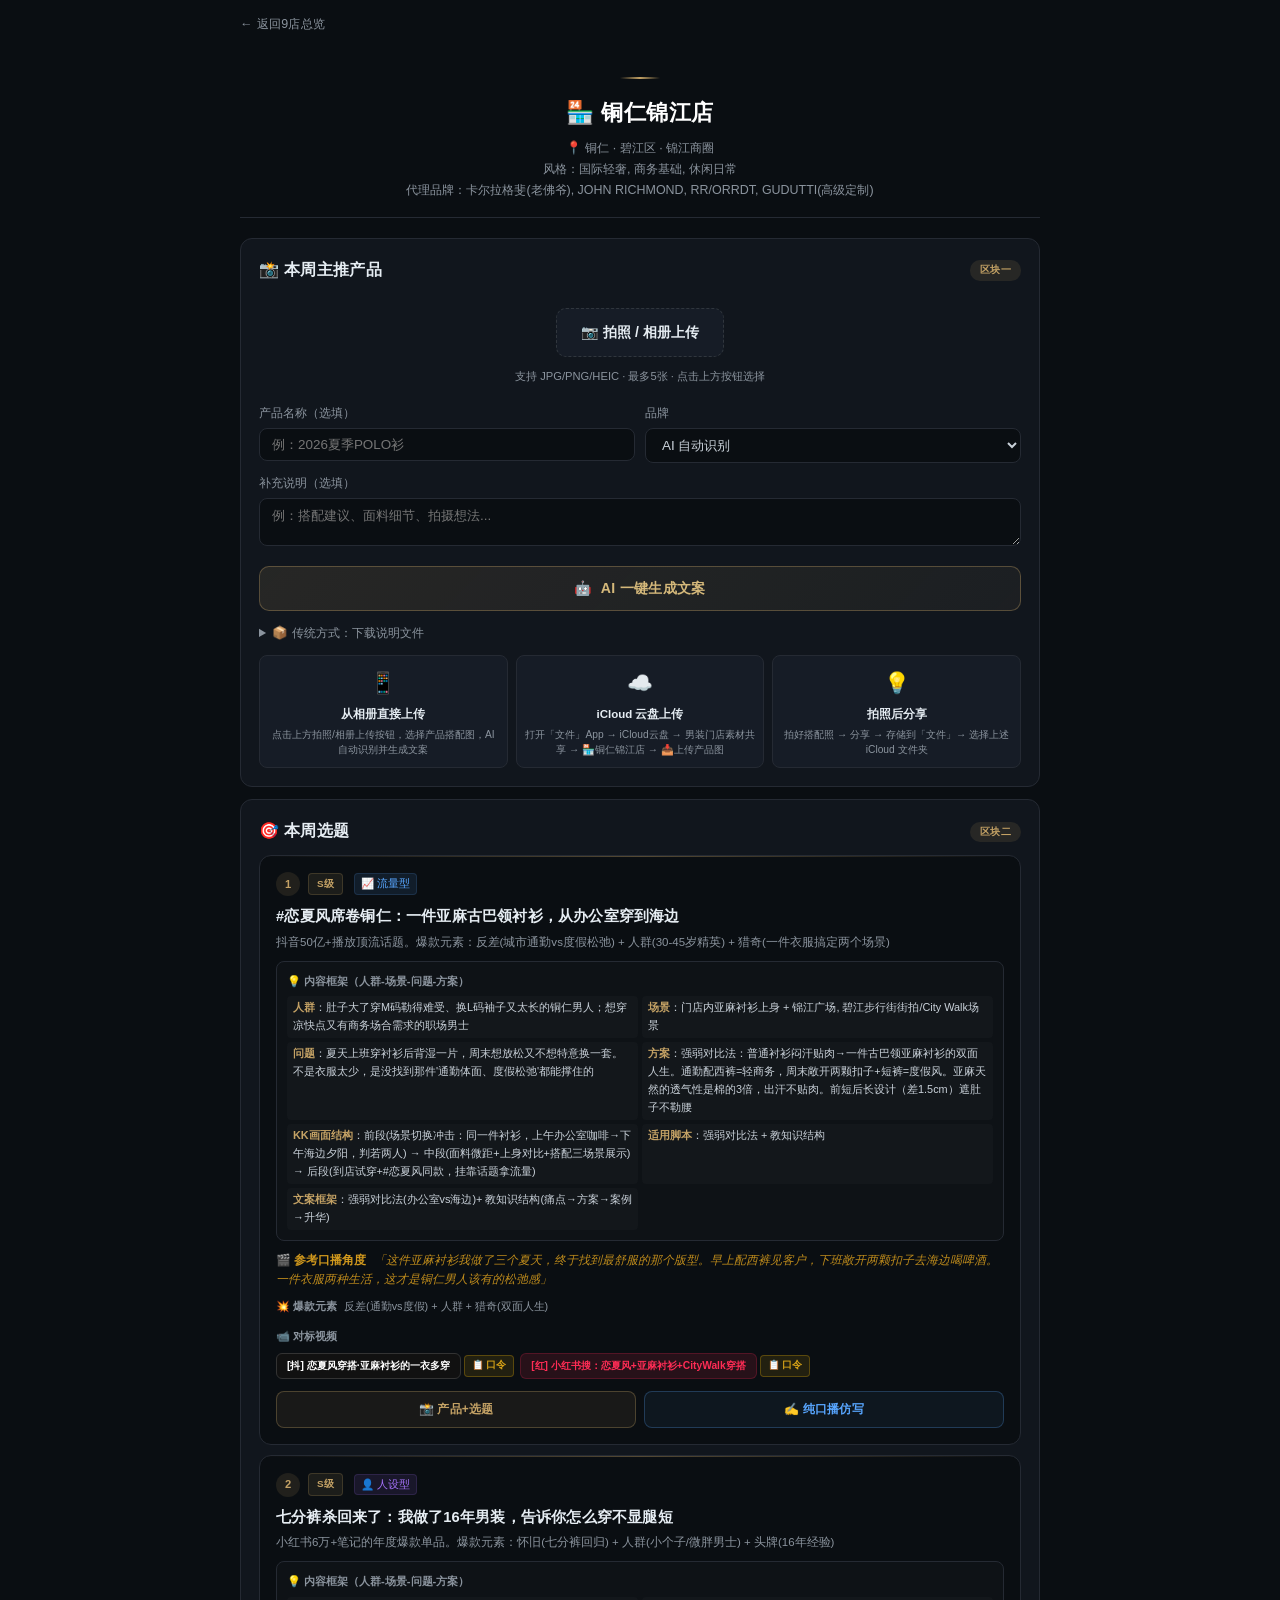
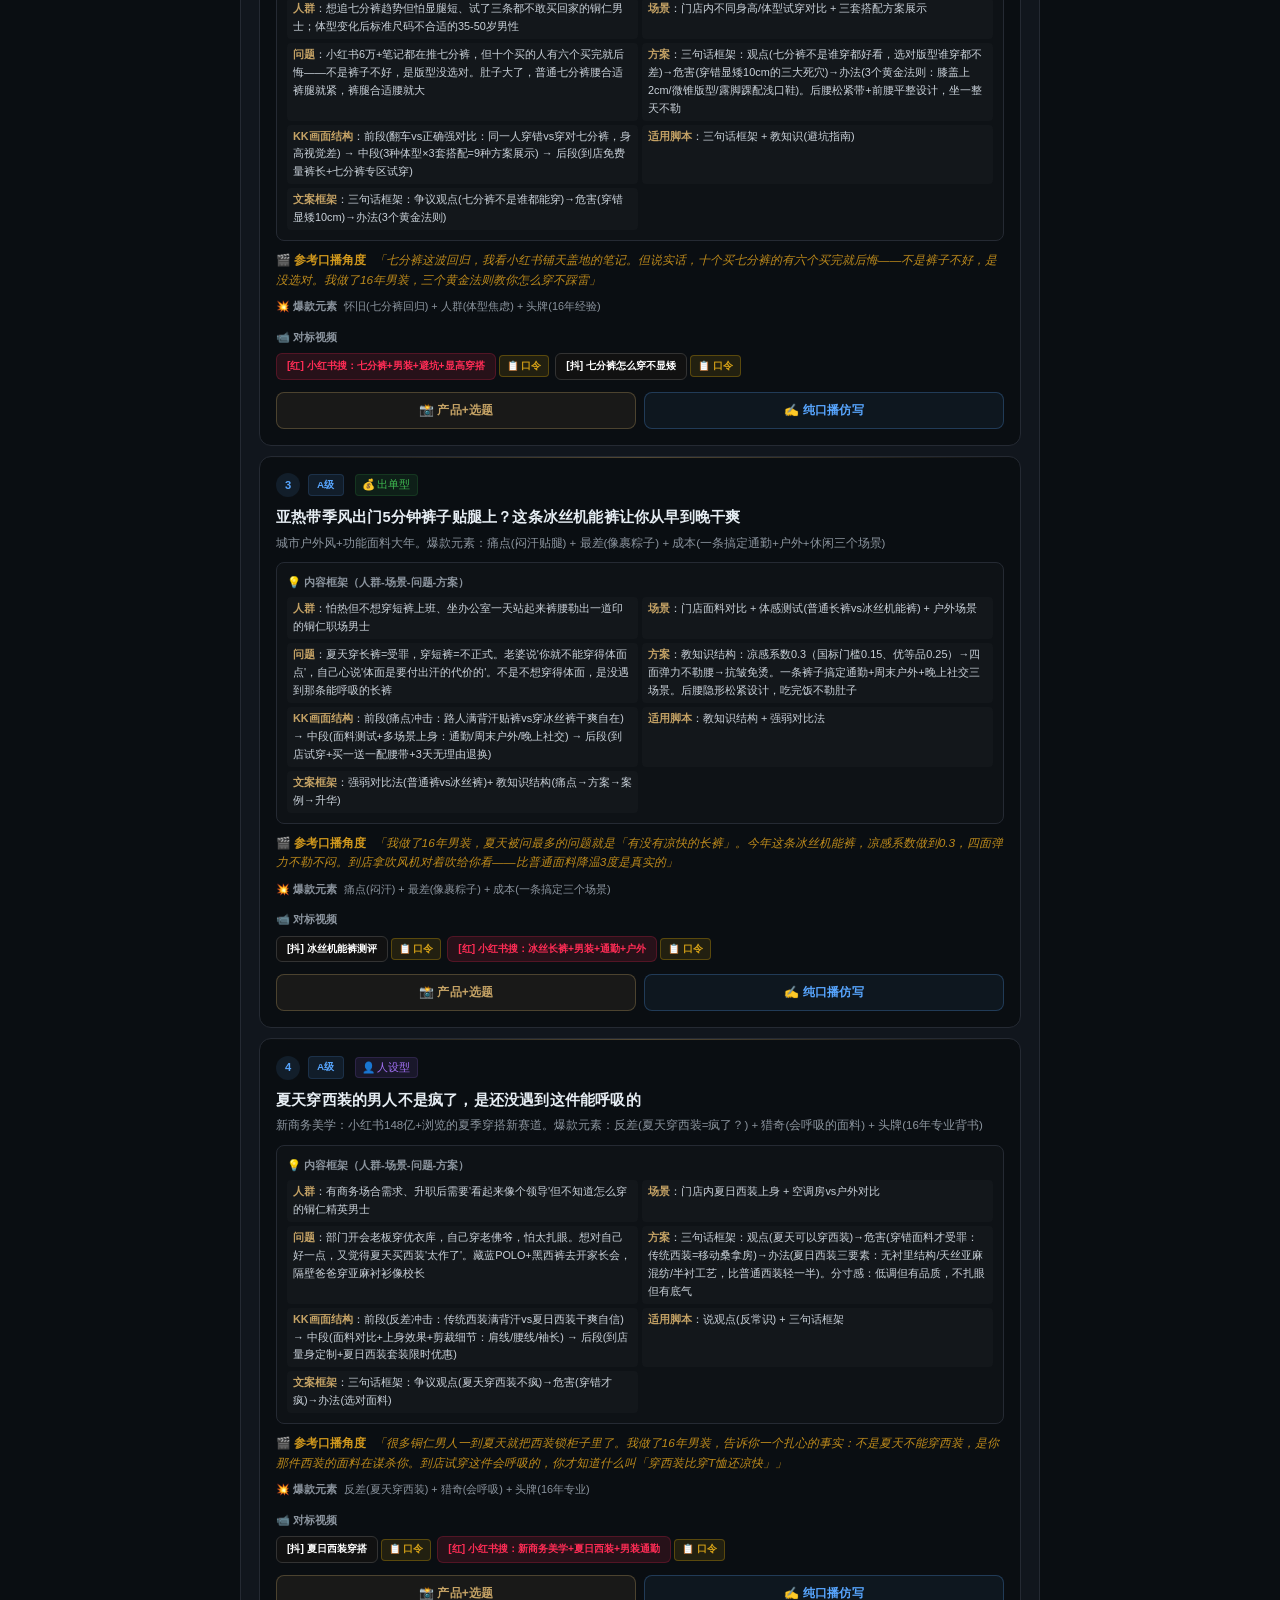
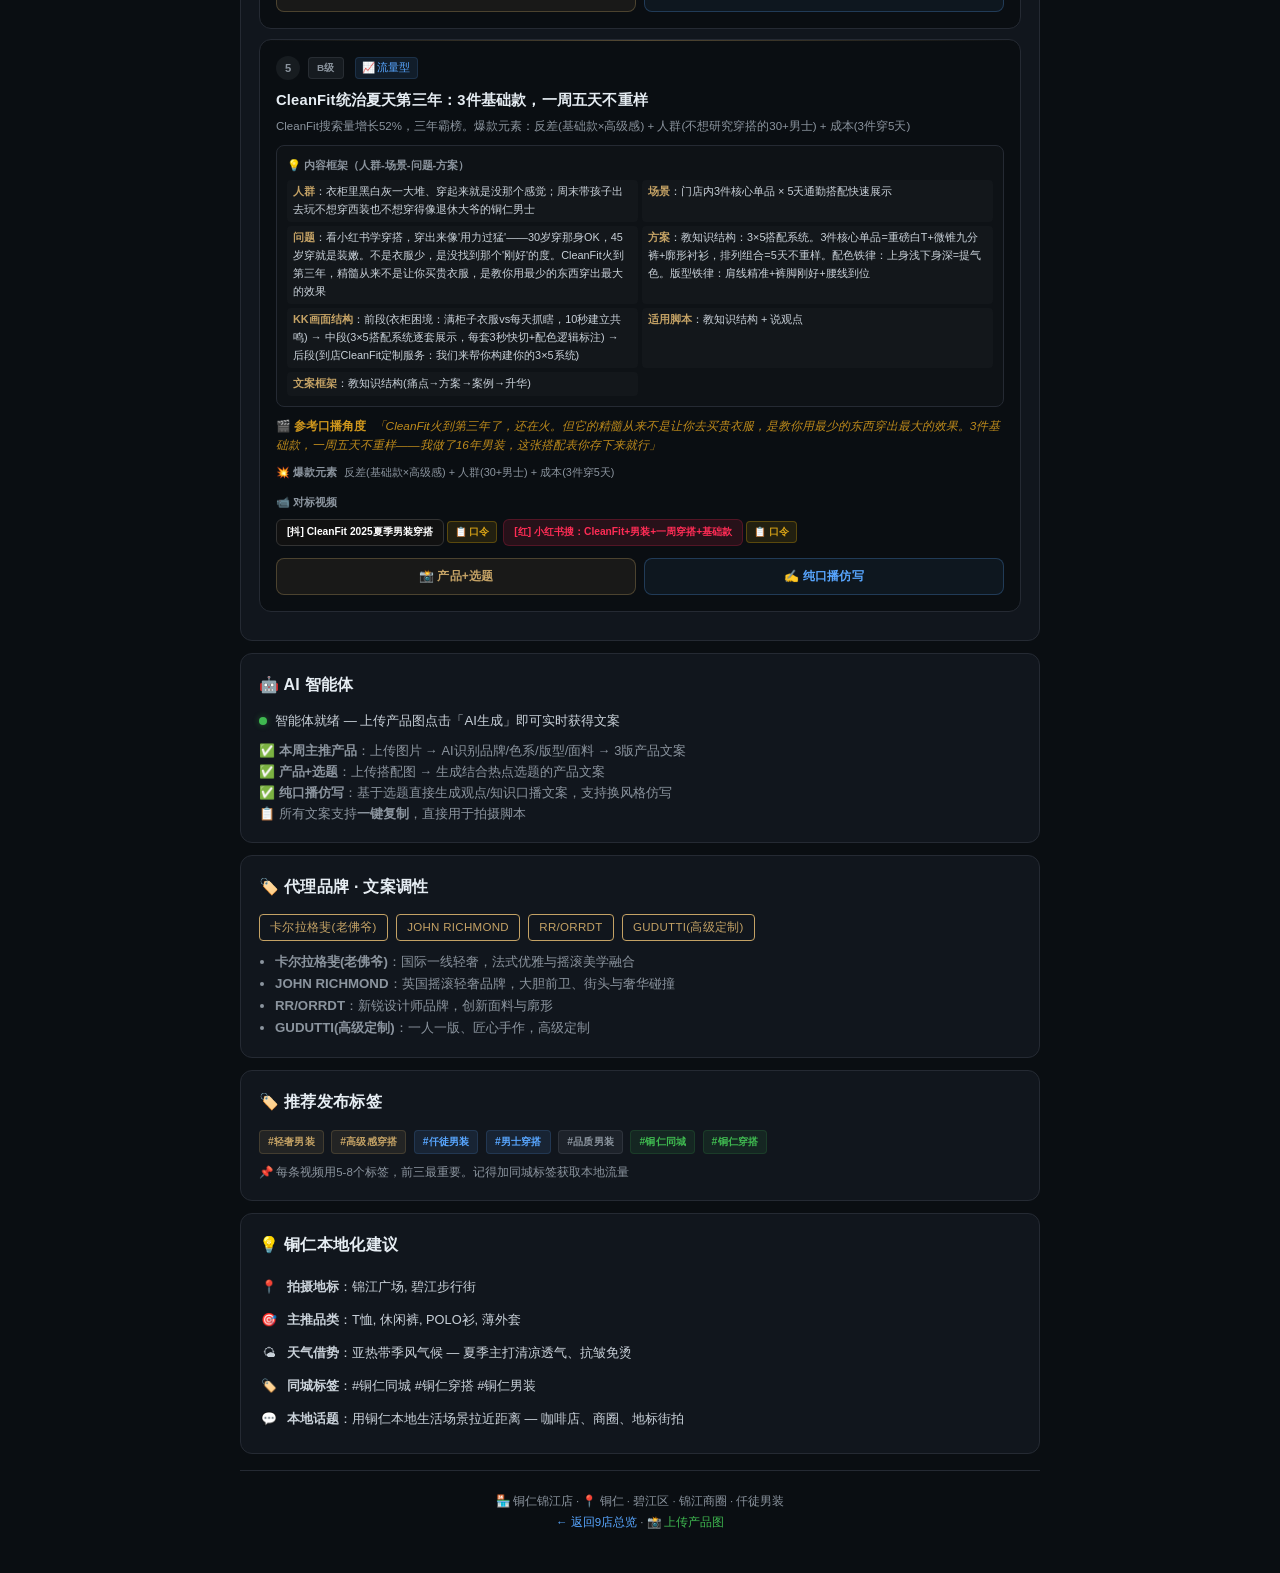
<file: stores/tongren-jinjiang.html>
<!DOCTYPE html>
<html lang="zh-CN">
<head>
<meta charset="UTF-8">
<meta name="viewport" content="width=device-width, initial-scale=1.0, user-scalable=yes">
<title>铜仁锦江店 · 仟徒男装</title>
<link rel="stylesheet" href="../css/store.css?v=1782382795">
</head>
<body>

<a href="../index.html" class="nav-back">← 返回9店总览</a>

<div class="store-header">
<h1>🏪 铜仁锦江店</h1>
<p class="subtitle">📍 铜仁 · 碧江区 · 锦江商圈<br>风格：国际轻奢, 商务基础, 休闲日常<br>代理品牌：卡尔拉格斐(老佛爷), JOHN RICHMOND, RR/ORRDT, GUDUTTI(高级定制)</p>
</div>

<!-- ===== 区块一：📸 本周主推产品 ===== -->
<div class="zone zone-product card" id="upload-zone">
<div class="zone-header">
  <h2>📸 本周主推产品</h2>
  <span class="zone-badge">区块一</span>
</div>

<!-- 图片选择 (修复iOS: label包裹方式) -->
<div class="photo-upload-area" id="photo-area">
  <label for="prod-photos" class="photo-upload-label">📷 拍照 / 相册上传</label>
  <input type="file" id="prod-photos" accept="image/*" multiple class="photo-input-hidden">
  <div class="photo-upload-hint">
    支持 JPG/PNG/HEIC · 最多5张 · 点击上方按钮选择
    <span id="photo-count"></span>
  </div>
</div>
<div class="photo-previews" id="photo-previews"></div>

<!-- AI视觉自动识别颜色/品牌/风格，无需手动选择 -->
<div class="product-form" id="product-form"
     data-store-name="铜仁锦江店"
     data-store-id="tongren-jinjiang"
     data-store-brands="卡尔拉格斐(老佛爷), JOHN RICHMOND, RR/ORRDT, GUDUTTI(高级定制)"
     data-worker-url="https://interviews-encounter-jack-sand.trycloudflare.com"
     data-store-city="铜仁">
  <div class="form-row">
    <div>
      <label>产品名称（选填）</label>
      <input type="text" id="prod-name" placeholder="例：2026夏季POLO衫">
    </div>
    <div>
      <label>品牌</label>
      <select id="prod-brand">
        <option value="">AI 自动识别</option>
<option value="卡尔拉格斐(老佛爷)">卡尔拉格斐(老佛爷)</option>
<option value="JOHN RICHMOND">JOHN RICHMOND</option>
<option value="RR/ORRDT">RR/ORRDT</option>
<option value="GUDUTTI(高级定制)">GUDUTTI(高级定制)</option>
      </select>
    </div>
  </div>
  <div>
    <label>补充说明（选填）</label>
    <textarea id="prod-notes" placeholder="例：搭配建议、面料细节、拍摄想法..." rows="2"></textarea>
  </div>

  <!-- 主操作按钮 -->
  <div class="form-actions">
    <button class="btn-generate" id="btn-generate">
      <span class="btn-generate-icon">🤖</span>
      <span class="btn-generate-text">AI 一键生成文案</span>
    </button>
  </div>

  <!-- 状态区 -->
  <div class="state-section hidden" id="state-uploading">
    <div class="loading-spinner"></div>
    <p class="state-text">🔄 正在处理图片...</p>
  </div>
  <div class="state-section hidden" id="state-analyzing">
    <div class="loading-spinner"></div>
    <p class="state-text">🤖 AI 正在分析商品...</p>
    <p class="state-hint">品牌识别 · 风格分析 · 卖点提炼 · 3版文案生成</p>
  </div>
  <div class="state-section hidden" id="state-error">
    <p class="error-msg">⚠️ <span id="error-text"></span></p>
    <button class="btn-retry" id="btn-retry">🔄 重试</button>
  </div>

  <!-- AI 识别结果摘要 -->
  <div class="analysis-summary hidden" id="analysis-summary"></div>

  <!-- 文案结果 -->
  <div class="results-section hidden" id="results-section">
    <div class="results-header">
      <h3>✍️ 生成结果</h3>
      <button class="btn-copy-all" id="btn-copy-all">📋 一键复制全部</button>
    </div>
    <div id="copy-cards"></div>
    <div class="results-actions">
      <button class="btn-regenerate" id="btn-regenerate">🔄 重新生成</button>
    </div>
  </div>

  <!-- 传统方式（折叠保留） -->
  <details class="legacy-section">
    <summary>📦 传统方式：下载说明文件</summary>
    <div class="form-actions" style="margin-top:8px">
      <button class="btn-secondary" id="btn-download-txt">📥 下载产品说明文件</button>
      <button class="btn-copy" id="btn-copy-text">📋 复制文本</button>
    </div>
    <div id="preview-box" class="preview-box hidden"></div>
  </details>
</div>

<!-- iCloud 上传方式（保留作为备用） -->
<div class="upload-methods">
  <div class="upload-method">
    <span class="method-icon">📱</span>
    <div class="method-title">从相册直接上传</div>
    <div class="method-desc">点击上方拍照/相册上传按钮，选择产品搭配图，AI自动识别并生成文案</div>
  </div>
  <div class="upload-method">
    <span class="method-icon">☁️</span>
    <div class="method-title">iCloud 云盘上传</div>
    <div class="method-desc">打开「文件」App → iCloud云盘 → 男装门店素材共享 → 🏪铜仁锦江店 → 📥上传产品图</div>
  </div>
  <div class="upload-method">
    <span class="method-icon">💡</span>
    <div class="method-title">拍照后分享</div>
    <div class="method-desc">拍好搭配照 → 分享 → 存储到「文件」→ 选择上述 iCloud 文件夹</div>
  </div>
</div>
</div>

<!-- ===== 区块二：🎯 本周选题 ===== -->
<div class="zone zone-topics card">
<div class="zone-header">
  <h2>🎯 本周选题</h2>
  <span class="zone-badge">区块二</span>
</div>
<div id="wechat-notice" class="wechat-notice hidden">
  💡 微信内无法直接跳转抖音/小红书App，请点击右上角 <strong>「在Safari中打开」</strong> 或使用视频旁的 📋<strong>口令</strong>按钮复制搜索词后到App内搜索
</div>

<div class="topic-card" data-topic-data='{"title": "#恋夏风席卷铜仁：一件亚麻古巴领衬衫，从办公室穿到海边", "ctype": "流量型", "angle": "这件亚麻衬衫我做了三个夏天，终于找到最舒服的那个版型。早上配西裤见客户，下班敞开两颗扣子去海边喝啤酒。一件衣服两种生活，这才是铜仁男人该有的松弛感", "framework": {"人群": "肚子大了穿M码勒得难受、换L码袖子又太长的铜仁男人；想穿凉快点又有商务场合需求的职场男士", "场景": "门店内亚麻衬衫上身 + 锦江广场, 碧江步行街街拍/City Walk场景", "问题": "夏天上班穿衬衫后背湿一片，周末想放松又不想特意换一套。不是衣服太少，是没找到那件&#39;通勤体面、度假松弛&#39;都能撑住的", "方案": "强弱对比法：普通衬衫闷汗贴肉→一件古巴领亚麻衬衫的双面人生。通勤配西裤=轻商务，周末敞开两颗扣子+短裤=度假风。亚麻天然的透气性是棉的3倍，出汗不贴肉。前短后长设计（差1.5cm）遮肚子不勒腰", "KK画面结构": "前段(场景切换冲击：同一件衬衫，上午办公室咖啡→下午海边夕阳，判若两人) → 中段(面料微距+上身对比+搭配三场景展示) → 后段(到店试穿+#恋夏风同款，挂靠话题拿流量)", "适用脚本": "强弱对比法 + 教知识结构", "文案框架": "强弱对比法(办公室vs海边)+ 教知识结构(痛点→方案→案例→升华)"}, "grade": "S", "idx": 0}'>
<div class="topic-card-hd">
  <span class="topic-card-num s">1</span>
  <span class="topic-card-grade tag tag-s">S级</span>
  <span class="topic-card-ctype ctype-flow">📈 流量型</span>
</div>
<div class="topic-card-title">#恋夏风席卷铜仁：一件亚麻古巴领衬衫，从办公室穿到海边</div>
<div class="topic-card-desc">抖音50亿+播放顶流话题。爆款元素：反差(城市通勤vs度假松弛) + 人群(30-45岁精英) + 猎奇(一件衣服搞定两个场景)</div>

<div class="topic-card-framework">
  <div class="fw-title">💡 内容框架（人群-场景-问题-方案）</div>
  <div class="fw-grid"><span class="fw-item"><b>人群</b>：肚子大了穿M码勒得难受、换L码袖子又太长的铜仁男人；想穿凉快点又有商务场合需求的职场男士</span><span class="fw-item"><b>场景</b>：门店内亚麻衬衫上身 + 锦江广场, 碧江步行街街拍/City Walk场景</span><span class="fw-item"><b>问题</b>：夏天上班穿衬衫后背湿一片，周末想放松又不想特意换一套。不是衣服太少，是没找到那件'通勤体面、度假松弛'都能撑住的</span><span class="fw-item"><b>方案</b>：强弱对比法：普通衬衫闷汗贴肉→一件古巴领亚麻衬衫的双面人生。通勤配西裤=轻商务，周末敞开两颗扣子+短裤=度假风。亚麻天然的透气性是棉的3倍，出汗不贴肉。前短后长设计（差1.5cm）遮肚子不勒腰</span><span class="fw-item"><b>KK画面结构</b>：前段(场景切换冲击：同一件衬衫，上午办公室咖啡→下午海边夕阳，判若两人) → 中段(面料微距+上身对比+搭配三场景展示) → 后段(到店试穿+#恋夏风同款，挂靠话题拿流量)</span><span class="fw-item"><b>适用脚本</b>：强弱对比法 + 教知识结构</span><span class="fw-item"><b>文案框架</b>：强弱对比法(办公室vs海边)+ 教知识结构(痛点→方案→案例→升华)</span></div>
</div>

<div class="topic-card-angle">
  <span class="angle-label">🎬 参考口播角度</span>
  <span class="angle-text">「这件亚麻衬衫我做了三个夏天，终于找到最舒服的那个版型。早上配西裤见客户，下班敞开两颗扣子去海边喝啤酒。一件衣服两种生活，这才是铜仁男人该有的松弛感」</span>
</div>

<div class="topic-card-explosive">
  <span class="angle-label">💥 爆款元素</span>
  <span>反差(通勤vs度假) + 人群 + 猎奇(双面人生)</span>
</div>

<div class="topic-card-videos">
  <span class="video-label">📹 对标视频</span>
  <div class="video-links"><span class="video-link-wrap">
            <a href="https://www.douyin.com/search/恋夏风+男装+亚麻衬衫" target="_blank" rel="noopener" class="video-link plat-dy" data-platform="douyin">[抖] 恋夏风穿搭·亚麻衬衫的一衣多穿</a>
            <button class="btn-copy-code" data-platform="douyin" data-search="恋夏风 男装 亚麻衬衫 一衣多穿" data-url="https://www.douyin.com/search/恋夏风+男装+亚麻衬衫" title="打开抖音搜索「恋夏风 男装 亚麻衬衫 一衣多穿」">📋 口令</button>
            </span> <span class="video-link-wrap">
            <a href="https://www.xiaohongshu.com/search_result?keyword=恋夏风+亚麻衬衫+CityWalk" target="_blank" rel="noopener" class="video-link plat-xhs" data-platform="xhs">[红] 小红书搜：恋夏风+亚麻衬衫+CityWalk穿搭</a>
            <button class="btn-copy-code" data-platform="xhs" data-search="恋夏风 亚麻衬衫 CityWalk 男装" data-url="https://www.xiaohongshu.com/search_result?keyword=恋夏风+亚麻衬衫+CityWalk" title="打开小红书搜索「恋夏风 亚麻衬衫 CityWalk 男装」">📋 口令</button>
            </span> </div>
</div>

<div class="topic-card-action">
  <div class="topic-actions topic-actions-3">
    <button class="btn-topic-product" data-topic-idx="0" data-mode="product_topic">
      📸 产品+选题
    </button>
    <button class="btn-topic-oral" data-topic-idx="0" data-mode="oral_rewrite">
      ✍️ 纯口播仿写
    </button>
  </div>
</div>

<!-- 选题内嵌结果区（产品+选题 / 纯口播仿写） -->
<div class="topic-result hidden" id="topic-result-0">
  <div class="topic-result-loading hidden" id="topic-loading-0">
    <div class="loading-spinner"></div>
    <p class="state-text">🤖 AI 正在生成...</p>
  </div>
  <div class="topic-result-error hidden" id="topic-error-0">
    <p class="error-msg"></p>
    <button class="btn-retry btn-retry-topic" data-topic-idx="0">🔄 重试</button>
  </div>
  <div class="topic-result-content" id="topic-content-0"></div>
  <div class="topic-result-actions hidden" id="topic-actions-0">
    <button class="btn-topic-regenerate" data-topic-idx="0" data-mode="oral_rewrite">🔄 重新生成口播</button>
    <button class="btn-topic-regenerate" data-topic-idx="0" data-mode="product_topic">📸 换个产品重新生成</button>
  </div>
  <!-- 发布文案按钮（在基础文案生成后出现） -->
  <div class="topic-publish-area hidden" id="topic-publish-area-0">
    <div class="publish-divider">
      <span>📤 确认基础文案无误后，一键生成3版发布级文案</span>
    </div>
    <button class="btn-publish-copy" data-topic-idx="0" data-mode="publish_copy">
      📤 一键生成发布文案（3版）
    </button>
    <div class="topic-publish-result hidden" id="topic-publish-result-0">
      <div class="topic-publish-loading hidden" id="topic-publish-loading-0">
        <div class="loading-spinner"></div>
        <p class="state-text">🤖 正在生成3版发布文案...</p>
      </div>
      <div class="topic-publish-error hidden" id="topic-publish-error-0">
        <p class="error-msg"></p>
        <button class="btn-retry btn-retry-publish" data-topic-idx="0">🔄 重试</button>
      </div>
      <div class="topic-publish-content" id="topic-publish-content-0"></div>
    </div>
  </div>
</div>
</div>
<div class="topic-card" data-topic-data='{"title": "七分裤杀回来了：我做了16年男装，告诉你怎么穿不显腿短", "ctype": "人设型", "angle": "七分裤这波回归，我看小红书铺天盖地的笔记。但说实话，十个买七分裤的有六个买完就后悔——不是裤子不好，是没选对。我做了16年男装，三个黄金法则教你怎么穿不踩雷", "framework": {"人群": "想追七分裤趋势但怕显腿短、试了三条都不敢买回家的铜仁男士；体型变化后标准尺码不合适的35-50岁男性", "场景": "门店内不同身高/体型试穿对比 + 三套搭配方案展示", "问题": "小红书6万+笔记都在推七分裤，但十个买的人有六个买完就后悔——不是裤子不好，是版型没选对。肚子大了，普通七分裤腰合适裤腿就紧，裤腿合适腰就大", "方案": "三句话框架：观点(七分裤不是谁穿都好看，选对版型谁穿都不差)→危害(穿错显矮10cm的三大死穴)→办法(3个黄金法则：膝盖上2cm/微锥版型/露脚踝配浅口鞋)。后腰松紧带+前腰平整设计，坐一整天不勒", "KK画面结构": "前段(翻车vs正确强对比：同一人穿错vs穿对七分裤，身高视觉差) → 中段(3种体型×3套搭配=9种方案展示) → 后段(到店免费量裤长+七分裤专区试穿)", "适用脚本": "三句话框架 + 教知识(避坑指南)", "文案框架": "三句话框架：争议观点(七分裤不是谁都能穿)→危害(穿错显矮10cm)→办法(3个黄金法则)"}, "grade": "S", "idx": 1}'>
<div class="topic-card-hd">
  <span class="topic-card-num s">2</span>
  <span class="topic-card-grade tag tag-s">S级</span>
  <span class="topic-card-ctype ctype-persona">👤 人设型</span>
</div>
<div class="topic-card-title">七分裤杀回来了：我做了16年男装，告诉你怎么穿不显腿短</div>
<div class="topic-card-desc">小红书6万+笔记的年度爆款单品。爆款元素：怀旧(七分裤回归) + 人群(小个子/微胖男士) + 头牌(16年经验)</div>

<div class="topic-card-framework">
  <div class="fw-title">💡 内容框架（人群-场景-问题-方案）</div>
  <div class="fw-grid"><span class="fw-item"><b>人群</b>：想追七分裤趋势但怕显腿短、试了三条都不敢买回家的铜仁男士；体型变化后标准尺码不合适的35-50岁男性</span><span class="fw-item"><b>场景</b>：门店内不同身高/体型试穿对比 + 三套搭配方案展示</span><span class="fw-item"><b>问题</b>：小红书6万+笔记都在推七分裤，但十个买的人有六个买完就后悔——不是裤子不好，是版型没选对。肚子大了，普通七分裤腰合适裤腿就紧，裤腿合适腰就大</span><span class="fw-item"><b>方案</b>：三句话框架：观点(七分裤不是谁穿都好看，选对版型谁穿都不差)→危害(穿错显矮10cm的三大死穴)→办法(3个黄金法则：膝盖上2cm/微锥版型/露脚踝配浅口鞋)。后腰松紧带+前腰平整设计，坐一整天不勒</span><span class="fw-item"><b>KK画面结构</b>：前段(翻车vs正确强对比：同一人穿错vs穿对七分裤，身高视觉差) → 中段(3种体型×3套搭配=9种方案展示) → 后段(到店免费量裤长+七分裤专区试穿)</span><span class="fw-item"><b>适用脚本</b>：三句话框架 + 教知识(避坑指南)</span><span class="fw-item"><b>文案框架</b>：三句话框架：争议观点(七分裤不是谁都能穿)→危害(穿错显矮10cm)→办法(3个黄金法则)</span></div>
</div>

<div class="topic-card-angle">
  <span class="angle-label">🎬 参考口播角度</span>
  <span class="angle-text">「七分裤这波回归，我看小红书铺天盖地的笔记。但说实话，十个买七分裤的有六个买完就后悔——不是裤子不好，是没选对。我做了16年男装，三个黄金法则教你怎么穿不踩雷」</span>
</div>

<div class="topic-card-explosive">
  <span class="angle-label">💥 爆款元素</span>
  <span>怀旧(七分裤回归) + 人群(体型焦虑) + 头牌(16年经验)</span>
</div>

<div class="topic-card-videos">
  <span class="video-label">📹 对标视频</span>
  <div class="video-links"><span class="video-link-wrap">
            <a href="https://www.xiaohongshu.com/search_result?keyword=七分裤+男装+避坑+显高" target="_blank" rel="noopener" class="video-link plat-xhs" data-platform="xhs">[红] 小红书搜：七分裤+男装+避坑+显高穿搭</a>
            <button class="btn-copy-code" data-platform="xhs" data-search="七分裤 男装 避坑 显高 穿搭" data-url="https://www.xiaohongshu.com/search_result?keyword=七分裤+男装+避坑+显高" title="打开小红书搜索「七分裤 男装 避坑 显高 穿搭」">📋 口令</button>
            </span> <span class="video-link-wrap">
            <a href="https://www.douyin.com/search/七分裤+男+怎么穿+不显矮" target="_blank" rel="noopener" class="video-link plat-dy" data-platform="douyin">[抖] 七分裤怎么穿不显矮</a>
            <button class="btn-copy-code" data-platform="douyin" data-search="七分裤 男生 怎么穿 显高" data-url="https://www.douyin.com/search/七分裤+男+怎么穿+不显矮" title="打开抖音搜索「七分裤 男生 怎么穿 显高」">📋 口令</button>
            </span> </div>
</div>

<div class="topic-card-action">
  <div class="topic-actions topic-actions-3">
    <button class="btn-topic-product" data-topic-idx="1" data-mode="product_topic">
      📸 产品+选题
    </button>
    <button class="btn-topic-oral" data-topic-idx="1" data-mode="oral_rewrite">
      ✍️ 纯口播仿写
    </button>
  </div>
</div>

<!-- 选题内嵌结果区（产品+选题 / 纯口播仿写） -->
<div class="topic-result hidden" id="topic-result-1">
  <div class="topic-result-loading hidden" id="topic-loading-1">
    <div class="loading-spinner"></div>
    <p class="state-text">🤖 AI 正在生成...</p>
  </div>
  <div class="topic-result-error hidden" id="topic-error-1">
    <p class="error-msg"></p>
    <button class="btn-retry btn-retry-topic" data-topic-idx="1">🔄 重试</button>
  </div>
  <div class="topic-result-content" id="topic-content-1"></div>
  <div class="topic-result-actions hidden" id="topic-actions-1">
    <button class="btn-topic-regenerate" data-topic-idx="1" data-mode="oral_rewrite">🔄 重新生成口播</button>
    <button class="btn-topic-regenerate" data-topic-idx="1" data-mode="product_topic">📸 换个产品重新生成</button>
  </div>
  <!-- 发布文案按钮（在基础文案生成后出现） -->
  <div class="topic-publish-area hidden" id="topic-publish-area-1">
    <div class="publish-divider">
      <span>📤 确认基础文案无误后，一键生成3版发布级文案</span>
    </div>
    <button class="btn-publish-copy" data-topic-idx="1" data-mode="publish_copy">
      📤 一键生成发布文案（3版）
    </button>
    <div class="topic-publish-result hidden" id="topic-publish-result-1">
      <div class="topic-publish-loading hidden" id="topic-publish-loading-1">
        <div class="loading-spinner"></div>
        <p class="state-text">🤖 正在生成3版发布文案...</p>
      </div>
      <div class="topic-publish-error hidden" id="topic-publish-error-1">
        <p class="error-msg"></p>
        <button class="btn-retry btn-retry-publish" data-topic-idx="1">🔄 重试</button>
      </div>
      <div class="topic-publish-content" id="topic-publish-content-1"></div>
    </div>
  </div>
</div>
</div>
<div class="topic-card" data-topic-data='{"title": "亚热带季风出门5分钟裤子贴腿上？这条冰丝机能裤让你从早到晚干爽", "ctype": "出单型", "angle": "我做了16年男装，夏天被问最多的问题就是「有没有凉快的长裤」。今年这条冰丝机能裤，凉感系数做到0.3，四面弹力不勒不闷。到店拿吹风机对着吹给你看——比普通面料降温3度是真实的", "framework": {"人群": "怕热但不想穿短裤上班、坐办公室一天站起来裤腰勒出一道印的铜仁职场男士", "场景": "门店面料对比 + 体感测试(普通长裤vs冰丝机能裤) + 户外场景", "问题": "夏天穿长裤=受罪，穿短裤=不正式。老婆说&#39;你就不能穿得体面点&#39;，自己心说&#39;体面是要付出汗的代价的&#39;。不是不想穿得体面，是没遇到那条能呼吸的长裤", "方案": "教知识结构：凉感系数0.3（国标门槛0.15、优等品0.25）→四面弹力不勒腰→抗皱免烫。一条裤子搞定通勤+周末户外+晚上社交三场景。后腰隐形松紧设计，吃完饭不勒肚子", "KK画面结构": "前段(痛点冲击：路人满背汗贴裤vs穿冰丝裤干爽自在) → 中段(面料测试+多场景上身：通勤/周末户外/晚上社交) → 后段(到店试穿+买一送一配腰带+3天无理由退换)", "适用脚本": "教知识结构 + 强弱对比法", "文案框架": "强弱对比法(普通裤vs冰丝裤)+ 教知识结构(痛点→方案→案例→升华)"}, "grade": "A", "idx": 2}'>
<div class="topic-card-hd">
  <span class="topic-card-num a">3</span>
  <span class="topic-card-grade tag tag-a">A级</span>
  <span class="topic-card-ctype ctype-order">💰 出单型</span>
</div>
<div class="topic-card-title">亚热带季风出门5分钟裤子贴腿上？这条冰丝机能裤让你从早到晚干爽</div>
<div class="topic-card-desc">城市户外风+功能面料大年。爆款元素：痛点(闷汗贴腿) + 最差(像裹粽子) + 成本(一条搞定通勤+户外+休闲三个场景)</div>

<div class="topic-card-framework">
  <div class="fw-title">💡 内容框架（人群-场景-问题-方案）</div>
  <div class="fw-grid"><span class="fw-item"><b>人群</b>：怕热但不想穿短裤上班、坐办公室一天站起来裤腰勒出一道印的铜仁职场男士</span><span class="fw-item"><b>场景</b>：门店面料对比 + 体感测试(普通长裤vs冰丝机能裤) + 户外场景</span><span class="fw-item"><b>问题</b>：夏天穿长裤=受罪，穿短裤=不正式。老婆说'你就不能穿得体面点'，自己心说'体面是要付出汗的代价的'。不是不想穿得体面，是没遇到那条能呼吸的长裤</span><span class="fw-item"><b>方案</b>：教知识结构：凉感系数0.3（国标门槛0.15、优等品0.25）→四面弹力不勒腰→抗皱免烫。一条裤子搞定通勤+周末户外+晚上社交三场景。后腰隐形松紧设计，吃完饭不勒肚子</span><span class="fw-item"><b>KK画面结构</b>：前段(痛点冲击：路人满背汗贴裤vs穿冰丝裤干爽自在) → 中段(面料测试+多场景上身：通勤/周末户外/晚上社交) → 后段(到店试穿+买一送一配腰带+3天无理由退换)</span><span class="fw-item"><b>适用脚本</b>：教知识结构 + 强弱对比法</span><span class="fw-item"><b>文案框架</b>：强弱对比法(普通裤vs冰丝裤)+ 教知识结构(痛点→方案→案例→升华)</span></div>
</div>

<div class="topic-card-angle">
  <span class="angle-label">🎬 参考口播角度</span>
  <span class="angle-text">「我做了16年男装，夏天被问最多的问题就是「有没有凉快的长裤」。今年这条冰丝机能裤，凉感系数做到0.3，四面弹力不勒不闷。到店拿吹风机对着吹给你看——比普通面料降温3度是真实的」</span>
</div>

<div class="topic-card-explosive">
  <span class="angle-label">💥 爆款元素</span>
  <span>痛点(闷汗) + 最差(像裹粽子) + 成本(一条搞定三个场景)</span>
</div>

<div class="topic-card-videos">
  <span class="video-label">📹 对标视频</span>
  <div class="video-links"><span class="video-link-wrap">
            <a href="https://www.douyin.com/search/冰丝+机能裤+男+测评" target="_blank" rel="noopener" class="video-link plat-dy" data-platform="douyin">[抖] 冰丝机能裤测评</a>
            <button class="btn-copy-code" data-platform="douyin" data-search="冰丝 机能裤 男 测评" data-url="https://www.douyin.com/search/冰丝+机能裤+男+测评" title="打开抖音搜索「冰丝 机能裤 男 测评」">📋 口令</button>
            </span> <span class="video-link-wrap">
            <a href="https://www.xiaohongshu.com/search_result?keyword=冰丝长裤+男装+通勤+户外" target="_blank" rel="noopener" class="video-link plat-xhs" data-platform="xhs">[红] 小红书搜：冰丝长裤+男装+通勤+户外</a>
            <button class="btn-copy-code" data-platform="xhs" data-search="冰丝长裤 男装 通勤 户外" data-url="https://www.xiaohongshu.com/search_result?keyword=冰丝长裤+男装+通勤+户外" title="打开小红书搜索「冰丝长裤 男装 通勤 户外」">📋 口令</button>
            </span> </div>
</div>

<div class="topic-card-action">
  <div class="topic-actions topic-actions-3">
    <button class="btn-topic-product" data-topic-idx="2" data-mode="product_topic">
      📸 产品+选题
    </button>
    <button class="btn-topic-oral" data-topic-idx="2" data-mode="oral_rewrite">
      ✍️ 纯口播仿写
    </button>
  </div>
</div>

<!-- 选题内嵌结果区（产品+选题 / 纯口播仿写） -->
<div class="topic-result hidden" id="topic-result-2">
  <div class="topic-result-loading hidden" id="topic-loading-2">
    <div class="loading-spinner"></div>
    <p class="state-text">🤖 AI 正在生成...</p>
  </div>
  <div class="topic-result-error hidden" id="topic-error-2">
    <p class="error-msg"></p>
    <button class="btn-retry btn-retry-topic" data-topic-idx="2">🔄 重试</button>
  </div>
  <div class="topic-result-content" id="topic-content-2"></div>
  <div class="topic-result-actions hidden" id="topic-actions-2">
    <button class="btn-topic-regenerate" data-topic-idx="2" data-mode="oral_rewrite">🔄 重新生成口播</button>
    <button class="btn-topic-regenerate" data-topic-idx="2" data-mode="product_topic">📸 换个产品重新生成</button>
  </div>
  <!-- 发布文案按钮（在基础文案生成后出现） -->
  <div class="topic-publish-area hidden" id="topic-publish-area-2">
    <div class="publish-divider">
      <span>📤 确认基础文案无误后，一键生成3版发布级文案</span>
    </div>
    <button class="btn-publish-copy" data-topic-idx="2" data-mode="publish_copy">
      📤 一键生成发布文案（3版）
    </button>
    <div class="topic-publish-result hidden" id="topic-publish-result-2">
      <div class="topic-publish-loading hidden" id="topic-publish-loading-2">
        <div class="loading-spinner"></div>
        <p class="state-text">🤖 正在生成3版发布文案...</p>
      </div>
      <div class="topic-publish-error hidden" id="topic-publish-error-2">
        <p class="error-msg"></p>
        <button class="btn-retry btn-retry-publish" data-topic-idx="2">🔄 重试</button>
      </div>
      <div class="topic-publish-content" id="topic-publish-content-2"></div>
    </div>
  </div>
</div>
</div>
<div class="topic-card" data-topic-data='{"title": "夏天穿西装的男人不是疯了，是还没遇到这件能呼吸的", "ctype": "人设型", "angle": "很多铜仁男人一到夏天就把西装锁柜子里了。我做了16年男装，告诉你一个扎心的事实：不是夏天不能穿西装，是你那件西装的面料在谋杀你。到店试穿这件会呼吸的，你才知道什么叫「穿西装比穿T恤还凉快」", "framework": {"人群": "有商务场合需求、升职后需要&#39;看起来像个领导&#39;但不知道怎么穿的铜仁精英男士", "场景": "门店内夏日西装上身 + 空调房vs户外对比", "问题": "部门开会老板穿优衣库，自己穿老佛爷，怕太扎眼。想对自己好一点，又觉得夏天买西装&#39;太作了&#39;。藏蓝POLO+黑西裤去开家长会，隔壁爸爸穿亚麻衬衫像校长", "方案": "三句话框架：观点(夏天可以穿西装)→危害(穿错面料才受罪：传统西装=移动桑拿房)→办法(夏日西装三要素：无衬里结构/天丝亚麻混纺/半衬工艺，比普通西装轻一半)。分寸感：低调但有品质，不扎眼但有底气", "KK画面结构": "前段(反差冲击：传统西装满背汗vs夏日西装干爽自信) → 中段(面料对比+上身效果+剪裁细节：肩线/腰线/袖长) → 后段(到店量身定制+夏日西装套装限时优惠)", "适用脚本": "说观点(反常识) + 三句话框架", "文案框架": "三句话框架：争议观点(夏天穿西装不疯)→危害(穿错才疯)→办法(选对面料)"}, "grade": "A", "idx": 3}'>
<div class="topic-card-hd">
  <span class="topic-card-num a">4</span>
  <span class="topic-card-grade tag tag-a">A级</span>
  <span class="topic-card-ctype ctype-persona">👤 人设型</span>
</div>
<div class="topic-card-title">夏天穿西装的男人不是疯了，是还没遇到这件能呼吸的</div>
<div class="topic-card-desc">新商务美学：小红书148亿+浏览的夏季穿搭新赛道。爆款元素：反差(夏天穿西装=疯了？) + 猎奇(会呼吸的面料) + 头牌(16年专业背书)</div>

<div class="topic-card-framework">
  <div class="fw-title">💡 内容框架（人群-场景-问题-方案）</div>
  <div class="fw-grid"><span class="fw-item"><b>人群</b>：有商务场合需求、升职后需要'看起来像个领导'但不知道怎么穿的铜仁精英男士</span><span class="fw-item"><b>场景</b>：门店内夏日西装上身 + 空调房vs户外对比</span><span class="fw-item"><b>问题</b>：部门开会老板穿优衣库，自己穿老佛爷，怕太扎眼。想对自己好一点，又觉得夏天买西装'太作了'。藏蓝POLO+黑西裤去开家长会，隔壁爸爸穿亚麻衬衫像校长</span><span class="fw-item"><b>方案</b>：三句话框架：观点(夏天可以穿西装)→危害(穿错面料才受罪：传统西装=移动桑拿房)→办法(夏日西装三要素：无衬里结构/天丝亚麻混纺/半衬工艺，比普通西装轻一半)。分寸感：低调但有品质，不扎眼但有底气</span><span class="fw-item"><b>KK画面结构</b>：前段(反差冲击：传统西装满背汗vs夏日西装干爽自信) → 中段(面料对比+上身效果+剪裁细节：肩线/腰线/袖长) → 后段(到店量身定制+夏日西装套装限时优惠)</span><span class="fw-item"><b>适用脚本</b>：说观点(反常识) + 三句话框架</span><span class="fw-item"><b>文案框架</b>：三句话框架：争议观点(夏天穿西装不疯)→危害(穿错才疯)→办法(选对面料)</span></div>
</div>

<div class="topic-card-angle">
  <span class="angle-label">🎬 参考口播角度</span>
  <span class="angle-text">「很多铜仁男人一到夏天就把西装锁柜子里了。我做了16年男装，告诉你一个扎心的事实：不是夏天不能穿西装，是你那件西装的面料在谋杀你。到店试穿这件会呼吸的，你才知道什么叫「穿西装比穿T恤还凉快」」</span>
</div>

<div class="topic-card-explosive">
  <span class="angle-label">💥 爆款元素</span>
  <span>反差(夏天穿西装) + 猎奇(会呼吸) + 头牌(16年专业)</span>
</div>

<div class="topic-card-videos">
  <span class="video-label">📹 对标视频</span>
  <div class="video-links"><span class="video-link-wrap">
            <a href="https://www.douyin.com/search/夏日+西装+男+轻商务" target="_blank" rel="noopener" class="video-link plat-dy" data-platform="douyin">[抖] 夏日西装穿搭</a>
            <button class="btn-copy-code" data-platform="douyin" data-search="夏日 西装 男 轻商务 穿搭" data-url="https://www.douyin.com/search/夏日+西装+男+轻商务" title="打开抖音搜索「夏日 西装 男 轻商务 穿搭」">📋 口令</button>
            </span> <span class="video-link-wrap">
            <a href="https://www.xiaohongshu.com/search_result?keyword=新商务美学+夏日西装+男装" target="_blank" rel="noopener" class="video-link plat-xhs" data-platform="xhs">[红] 小红书搜：新商务美学+夏日西装+男装通勤</a>
            <button class="btn-copy-code" data-platform="xhs" data-search="新商务美学 夏日西装 男装 通勤" data-url="https://www.xiaohongshu.com/search_result?keyword=新商务美学+夏日西装+男装" title="打开小红书搜索「新商务美学 夏日西装 男装 通勤」">📋 口令</button>
            </span> </div>
</div>

<div class="topic-card-action">
  <div class="topic-actions topic-actions-3">
    <button class="btn-topic-product" data-topic-idx="3" data-mode="product_topic">
      📸 产品+选题
    </button>
    <button class="btn-topic-oral" data-topic-idx="3" data-mode="oral_rewrite">
      ✍️ 纯口播仿写
    </button>
  </div>
</div>

<!-- 选题内嵌结果区（产品+选题 / 纯口播仿写） -->
<div class="topic-result hidden" id="topic-result-3">
  <div class="topic-result-loading hidden" id="topic-loading-3">
    <div class="loading-spinner"></div>
    <p class="state-text">🤖 AI 正在生成...</p>
  </div>
  <div class="topic-result-error hidden" id="topic-error-3">
    <p class="error-msg"></p>
    <button class="btn-retry btn-retry-topic" data-topic-idx="3">🔄 重试</button>
  </div>
  <div class="topic-result-content" id="topic-content-3"></div>
  <div class="topic-result-actions hidden" id="topic-actions-3">
    <button class="btn-topic-regenerate" data-topic-idx="3" data-mode="oral_rewrite">🔄 重新生成口播</button>
    <button class="btn-topic-regenerate" data-topic-idx="3" data-mode="product_topic">📸 换个产品重新生成</button>
  </div>
  <!-- 发布文案按钮（在基础文案生成后出现） -->
  <div class="topic-publish-area hidden" id="topic-publish-area-3">
    <div class="publish-divider">
      <span>📤 确认基础文案无误后，一键生成3版发布级文案</span>
    </div>
    <button class="btn-publish-copy" data-topic-idx="3" data-mode="publish_copy">
      📤 一键生成发布文案（3版）
    </button>
    <div class="topic-publish-result hidden" id="topic-publish-result-3">
      <div class="topic-publish-loading hidden" id="topic-publish-loading-3">
        <div class="loading-spinner"></div>
        <p class="state-text">🤖 正在生成3版发布文案...</p>
      </div>
      <div class="topic-publish-error hidden" id="topic-publish-error-3">
        <p class="error-msg"></p>
        <button class="btn-retry btn-retry-publish" data-topic-idx="3">🔄 重试</button>
      </div>
      <div class="topic-publish-content" id="topic-publish-content-3"></div>
    </div>
  </div>
</div>
</div>
<div class="topic-card" data-topic-data='{"title": "CleanFit统治夏天第三年：3件基础款，一周五天不重样", "ctype": "流量型", "angle": "CleanFit火到第三年了，还在火。但它的精髓从来不是让你去买贵衣服，是教你用最少的东西穿出最大的效果。3件基础款，一周五天不重样——我做了16年男装，这张搭配表你存下来就行", "framework": {"人群": "衣柜里黑白灰一大堆、穿起来就是没那个感觉；周末带孩子出去玩不想穿西装也不想穿得像退休大爷的铜仁男士", "场景": "门店内3件核心单品 × 5天通勤搭配快速展示", "问题": "看小红书学穿搭，穿出来像&#39;用力过猛&#39;——30岁穿那身OK，45岁穿就是装嫩。不是衣服少，是没找到那个&#39;刚好&#39;的度。CleanFit火到第三年，精髓从来不是让你买贵衣服，是教你用最少的东西穿出最大的效果", "方案": "教知识结构：3×5搭配系统。3件核心单品=重磅白T+微锥九分裤+廓形衬衫，排列组合=5天不重样。配色铁律：上身浅下身深=提气色。版型铁律：肩线精准+裤脚刚好+腰线到位", "KK画面结构": "前段(衣柜困境：满柜子衣服vs每天抓瞎，10秒建立共鸣) → 中段(3×5搭配系统逐套展示，每套3秒快切+配色逻辑标注) → 后段(到店CleanFit定制服务：我们来帮你构建你的3×5系统)", "适用脚本": "教知识结构 + 说观点", "文案框架": "教知识结构(痛点→方案→案例→升华)"}, "grade": "B", "idx": 4}'>
<div class="topic-card-hd">
  <span class="topic-card-num b">5</span>
  <span class="topic-card-grade tag tag-b">B级</span>
  <span class="topic-card-ctype ctype-flow">📈 流量型</span>
</div>
<div class="topic-card-title">CleanFit统治夏天第三年：3件基础款，一周五天不重样</div>
<div class="topic-card-desc">CleanFit搜索量增长52%，三年霸榜。爆款元素：反差(基础款×高级感) + 人群(不想研究穿搭的30+男士) + 成本(3件穿5天)</div>

<div class="topic-card-framework">
  <div class="fw-title">💡 内容框架（人群-场景-问题-方案）</div>
  <div class="fw-grid"><span class="fw-item"><b>人群</b>：衣柜里黑白灰一大堆、穿起来就是没那个感觉；周末带孩子出去玩不想穿西装也不想穿得像退休大爷的铜仁男士</span><span class="fw-item"><b>场景</b>：门店内3件核心单品 × 5天通勤搭配快速展示</span><span class="fw-item"><b>问题</b>：看小红书学穿搭，穿出来像'用力过猛'——30岁穿那身OK，45岁穿就是装嫩。不是衣服少，是没找到那个'刚好'的度。CleanFit火到第三年，精髓从来不是让你买贵衣服，是教你用最少的东西穿出最大的效果</span><span class="fw-item"><b>方案</b>：教知识结构：3×5搭配系统。3件核心单品=重磅白T+微锥九分裤+廓形衬衫，排列组合=5天不重样。配色铁律：上身浅下身深=提气色。版型铁律：肩线精准+裤脚刚好+腰线到位</span><span class="fw-item"><b>KK画面结构</b>：前段(衣柜困境：满柜子衣服vs每天抓瞎，10秒建立共鸣) → 中段(3×5搭配系统逐套展示，每套3秒快切+配色逻辑标注) → 后段(到店CleanFit定制服务：我们来帮你构建你的3×5系统)</span><span class="fw-item"><b>适用脚本</b>：教知识结构 + 说观点</span><span class="fw-item"><b>文案框架</b>：教知识结构(痛点→方案→案例→升华)</span></div>
</div>

<div class="topic-card-angle">
  <span class="angle-label">🎬 参考口播角度</span>
  <span class="angle-text">「CleanFit火到第三年了，还在火。但它的精髓从来不是让你去买贵衣服，是教你用最少的东西穿出最大的效果。3件基础款，一周五天不重样——我做了16年男装，这张搭配表你存下来就行」</span>
</div>

<div class="topic-card-explosive">
  <span class="angle-label">💥 爆款元素</span>
  <span>反差(基础款×高级感) + 人群(30+男士) + 成本(3件穿5天)</span>
</div>

<div class="topic-card-videos">
  <span class="video-label">📹 对标视频</span>
  <div class="video-links"><span class="video-link-wrap">
            <a href="https://www.douyin.com/search/CleanFit+男+夏季+基础款" target="_blank" rel="noopener" class="video-link plat-dy" data-platform="douyin">[抖] CleanFit 2025夏季男装穿搭</a>
            <button class="btn-copy-code" data-platform="douyin" data-search="CleanFit 男 夏季 基础款 穿搭" data-url="https://www.douyin.com/search/CleanFit+男+夏季+基础款" title="打开抖音搜索「CleanFit 男 夏季 基础款 穿搭」">📋 口令</button>
            </span> <span class="video-link-wrap">
            <a href="https://www.xiaohongshu.com/search_result?keyword=CleanFit+男装+一周穿搭" target="_blank" rel="noopener" class="video-link plat-xhs" data-platform="xhs">[红] 小红书搜：CleanFit+男装+一周穿搭+基础款</a>
            <button class="btn-copy-code" data-platform="xhs" data-search="CleanFit 男装 一周穿搭 基础款" data-url="https://www.xiaohongshu.com/search_result?keyword=CleanFit+男装+一周穿搭" title="打开小红书搜索「CleanFit 男装 一周穿搭 基础款」">📋 口令</button>
            </span> </div>
</div>

<div class="topic-card-action">
  <div class="topic-actions topic-actions-3">
    <button class="btn-topic-product" data-topic-idx="4" data-mode="product_topic">
      📸 产品+选题
    </button>
    <button class="btn-topic-oral" data-topic-idx="4" data-mode="oral_rewrite">
      ✍️ 纯口播仿写
    </button>
  </div>
</div>

<!-- 选题内嵌结果区（产品+选题 / 纯口播仿写） -->
<div class="topic-result hidden" id="topic-result-4">
  <div class="topic-result-loading hidden" id="topic-loading-4">
    <div class="loading-spinner"></div>
    <p class="state-text">🤖 AI 正在生成...</p>
  </div>
  <div class="topic-result-error hidden" id="topic-error-4">
    <p class="error-msg"></p>
    <button class="btn-retry btn-retry-topic" data-topic-idx="4">🔄 重试</button>
  </div>
  <div class="topic-result-content" id="topic-content-4"></div>
  <div class="topic-result-actions hidden" id="topic-actions-4">
    <button class="btn-topic-regenerate" data-topic-idx="4" data-mode="oral_rewrite">🔄 重新生成口播</button>
    <button class="btn-topic-regenerate" data-topic-idx="4" data-mode="product_topic">📸 换个产品重新生成</button>
  </div>
  <!-- 发布文案按钮（在基础文案生成后出现） -->
  <div class="topic-publish-area hidden" id="topic-publish-area-4">
    <div class="publish-divider">
      <span>📤 确认基础文案无误后，一键生成3版发布级文案</span>
    </div>
    <button class="btn-publish-copy" data-topic-idx="4" data-mode="publish_copy">
      📤 一键生成发布文案（3版）
    </button>
    <div class="topic-publish-result hidden" id="topic-publish-result-4">
      <div class="topic-publish-loading hidden" id="topic-publish-loading-4">
        <div class="loading-spinner"></div>
        <p class="state-text">🤖 正在生成3版发布文案...</p>
      </div>
      <div class="topic-publish-error hidden" id="topic-publish-error-4">
        <p class="error-msg"></p>
        <button class="btn-retry btn-retry-publish" data-topic-idx="4">🔄 重试</button>
      </div>
      <div class="topic-publish-content" id="topic-publish-content-4"></div>
    </div>
  </div>
</div>
</div>
</div>

<!-- ===== 区块三：品牌 + AI + 标签 + 本地化 ===== -->
<div class="card">
<h2>🤖 AI 智能体</h2>
<div class="status-panel">
<span class="status-dot ready" id="status-dot"></span>
<span id="status-text">智能体就绪 — 上传产品图点击「AI生成」即可实时获得文案</span>
</div>
<div style="font-size:.8em;color:var(--muted);margin-top:8px">
✅ <strong>本周主推产品</strong>：上传图片 → AI识别品牌/色系/版型/面料 → 3版产品文案<br>
✅ <strong>产品+选题</strong>：上传搭配图 → 生成结合热点选题的产品文案<br>
✅ <strong>纯口播仿写</strong>：基于选题直接生成观点/知识口播文案，支持换风格仿写<br>
📋 所有文案支持<strong>一键复制</strong>，直接用于拍摄脚本
</div>
</div>

<div class="card">
<h2>🏷️ 代理品牌 · 文案调性</h2>
<div style="margin-bottom:8px"><span class="brand-tag" title="国际一线轻奢，法式优雅与摇滚美学融合">卡尔拉格斐(老佛爷)</span>
<span class="brand-tag" title="英国摇滚轻奢品牌，大胆前卫、街头与奢华碰撞">JOHN RICHMOND</span>
<span class="brand-tag" title="新锐设计师品牌，创新面料与廓形">RR/ORRDT</span>
<span class="brand-tag" title="一人一版、匠心手作，高级定制">GUDUTTI(高级定制)</span></div>
<ul style="font-size:.83em;padding-left:16px;color:var(--muted)">
<li><strong>卡尔拉格斐(老佛爷)</strong>：国际一线轻奢，法式优雅与摇滚美学融合</li>
<li><strong>JOHN RICHMOND</strong>：英国摇滚轻奢品牌，大胆前卫、街头与奢华碰撞</li>
<li><strong>RR/ORRDT</strong>：新锐设计师品牌，创新面料与廓形</li>
<li><strong>GUDUTTI(高级定制)</strong>：一人一版、匠心手作，高级定制</li>
</ul>
</div>

<!-- ===== 推荐标签 ===== -->
<div class="card">
<h2>🏷️ 推荐发布标签</h2>
<p style="margin-bottom:8px">
<span class="tag tag-s">#轻奢男装</span>
<span class="tag tag-s">#高级感穿搭</span>
<span class="tag tag-a">#仟徒男装</span>
<span class="tag tag-a">#男士穿搭</span>
<span class="tag tag-b">#品质男装</span>
<span class="tag tag-platform">#铜仁同城</span>
<span class="tag tag-platform">#铜仁穿搭</span></p>
<p style="font-size:.72em;color:var(--muted)">📌 每条视频用5-8个标签，前三最重要。记得加同城标签获取本地流量</p>
</div>

<!-- ===== 本地化建议 ===== -->
<div class="card">
<h2>💡 铜仁本地化建议</h2>
<div class="local-tip"><span class="tip-icon">📍</span><span><strong>拍摄地标</strong>：锦江广场, 碧江步行街</span></div>
<div class="local-tip"><span class="tip-icon">🎯</span><span><strong>主推品类</strong>：T恤, 休闲裤, POLO衫, 薄外套</span></div>
<div class="local-tip"><span class="tip-icon">🌤</span><span><strong>天气借势</strong>：亚热带季风气候 — 夏季主打清凉透气、抗皱免烫</span></div>
<div class="local-tip"><span class="tip-icon">🏷️</span><span><strong>同城标签</strong>：#铜仁同城 #铜仁穿搭 #铜仁男装</span></div>
<div class="local-tip"><span class="tip-icon">💬</span><span><strong>本地话题</strong>：用铜仁本地生活场景拉近距离 — 咖啡店、商圈、地标街拍</span></div>
</div>

<div class="footer">
🏪 铜仁锦江店 · 📍 铜仁 · 碧江区 · 锦江商圈 · 仟徒男装<br>
<a href="../index.html" style="color:var(--blue)">← 返回9店总览</a> ·
<a href="#upload-zone" style="color:var(--green)">📸 上传产品图</a>
</div>

<div id="toast" class="toast"></div>
<script src="../js/api-config.js"></script>
<script src="../js/store-form-v2.js"></script>
</body>
</html>
</file>
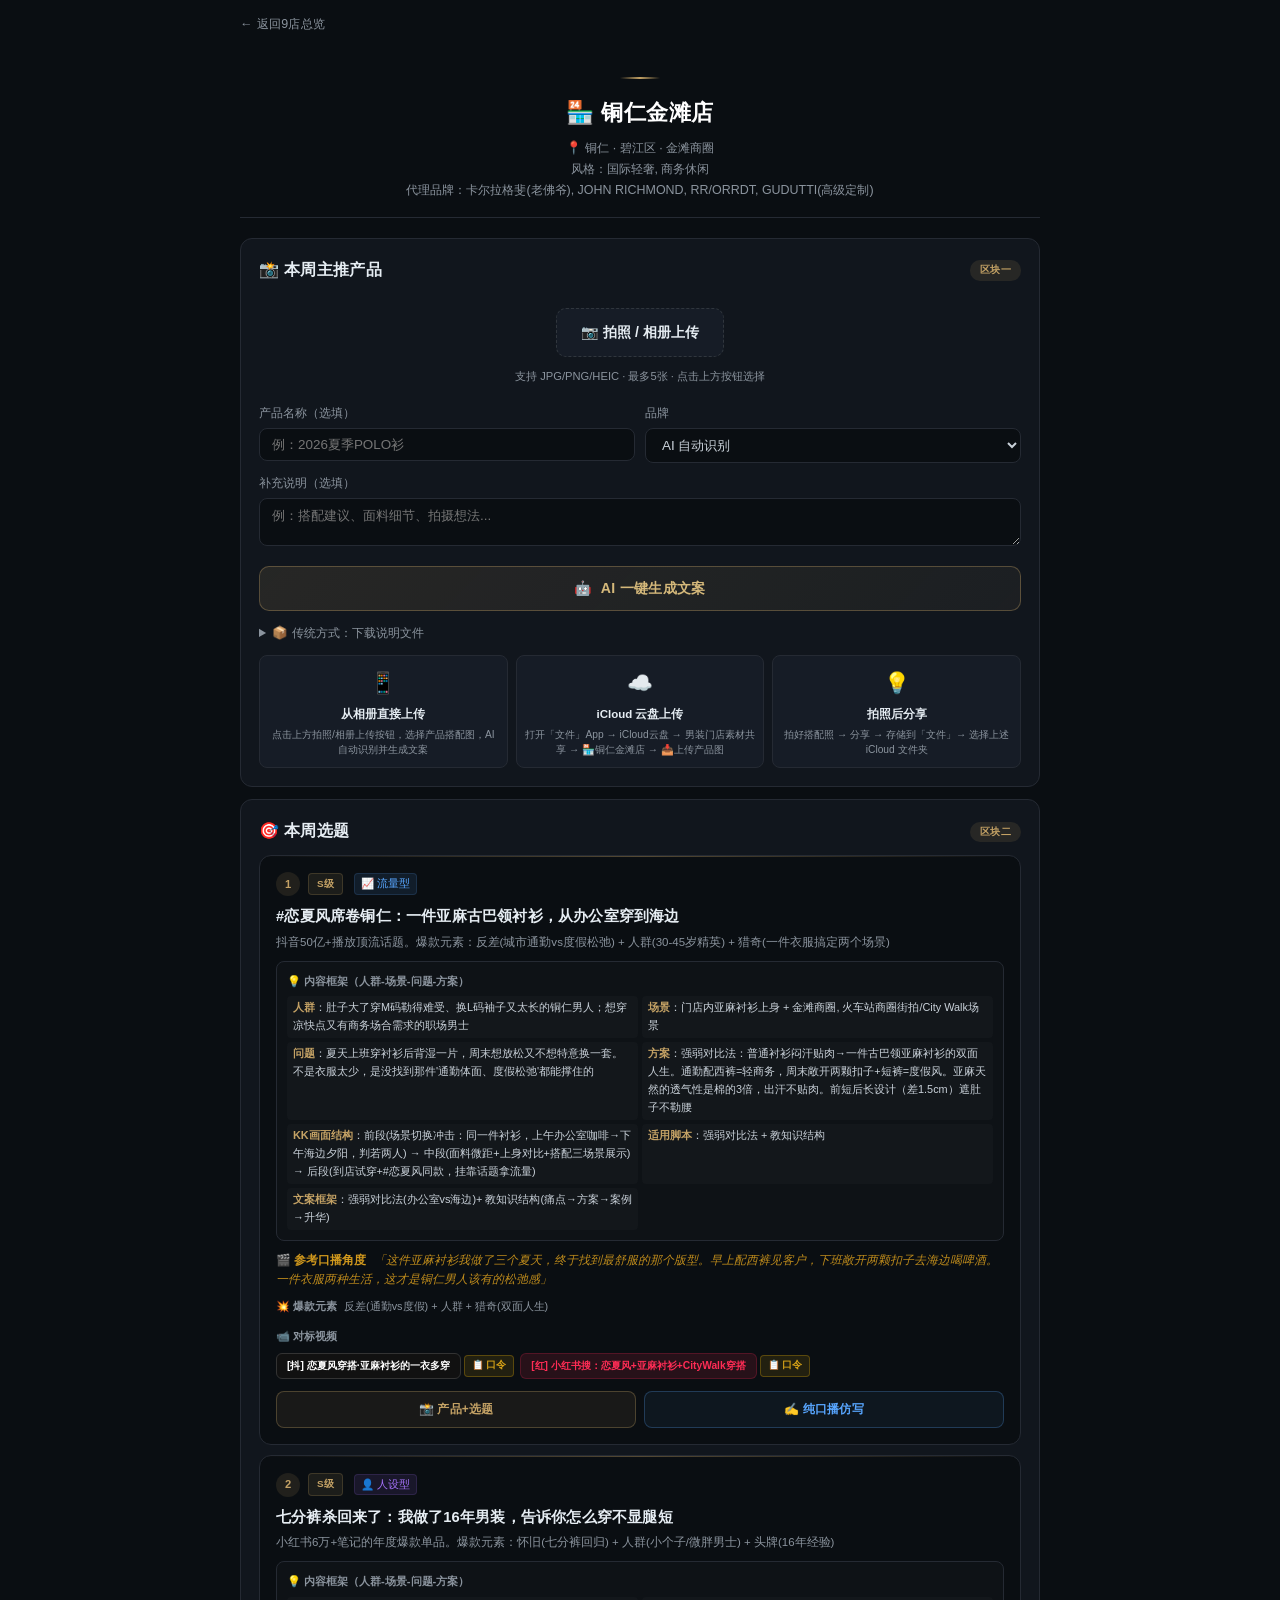
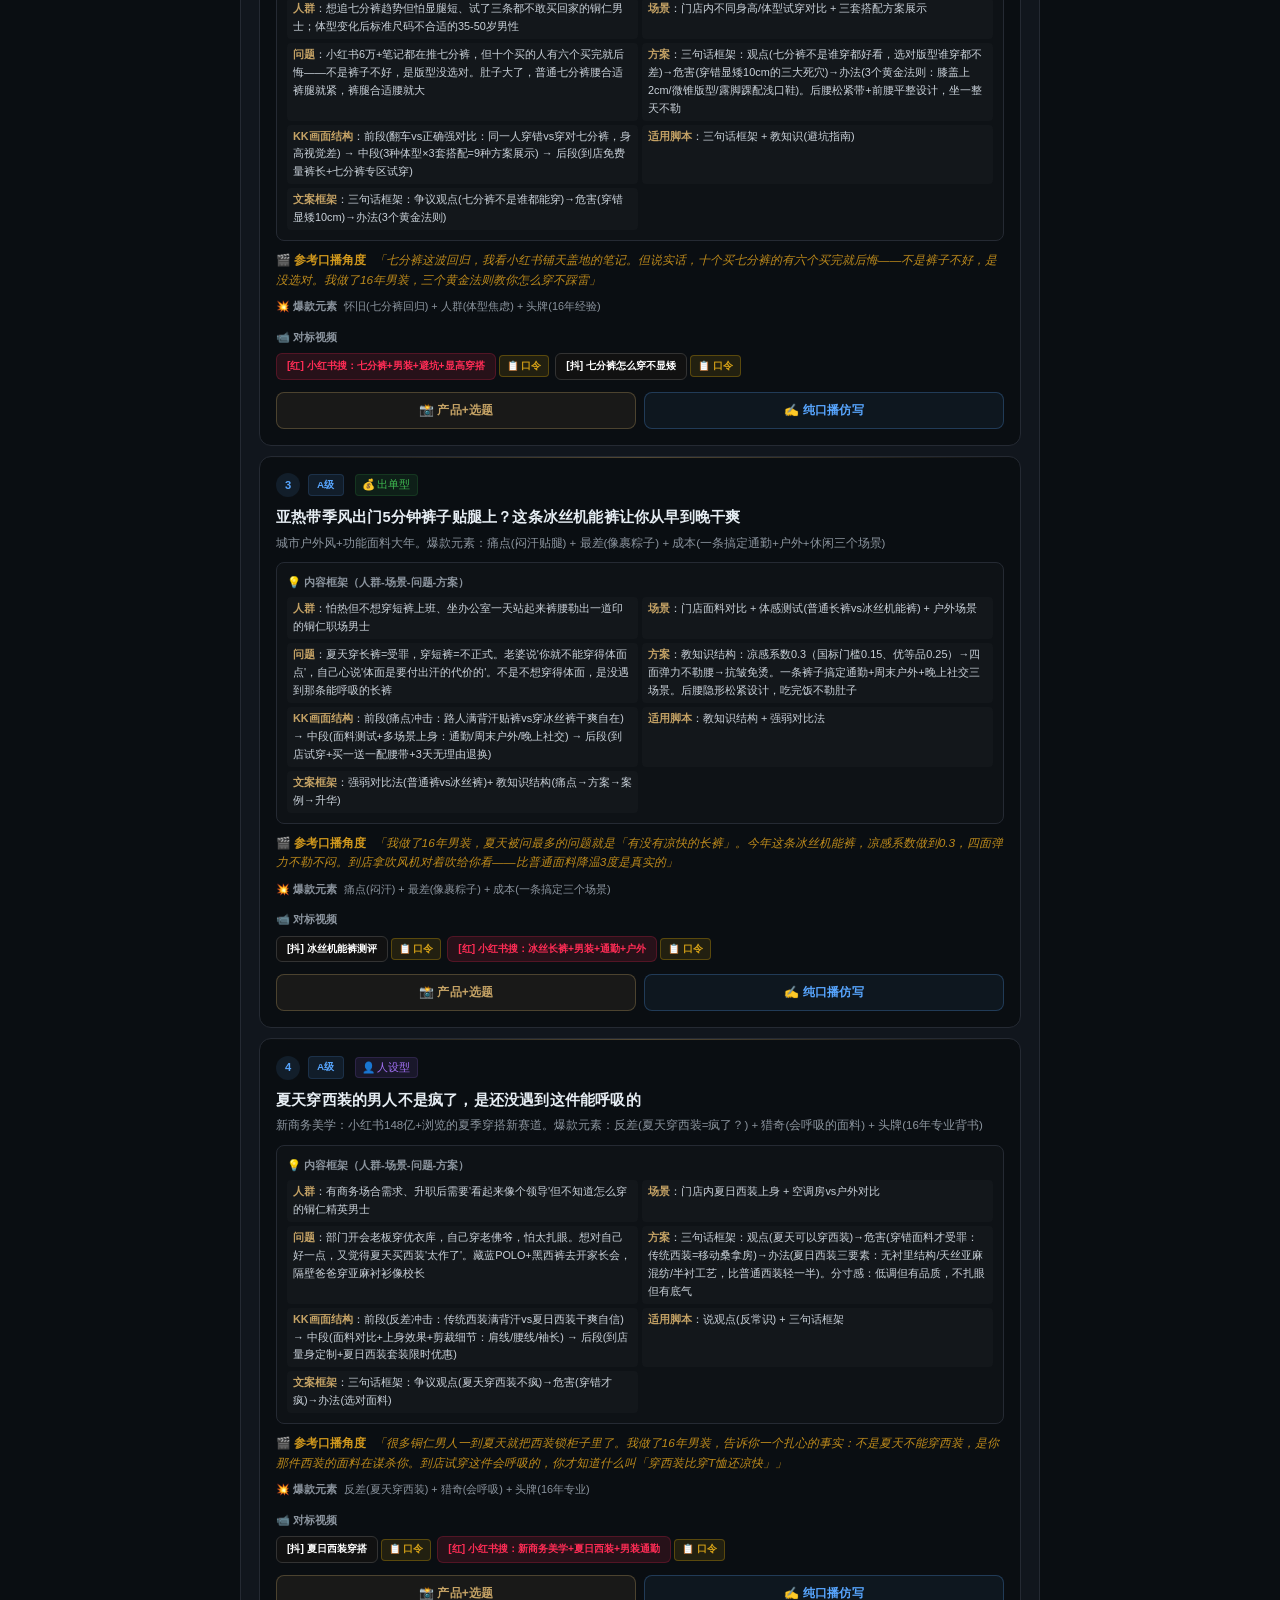
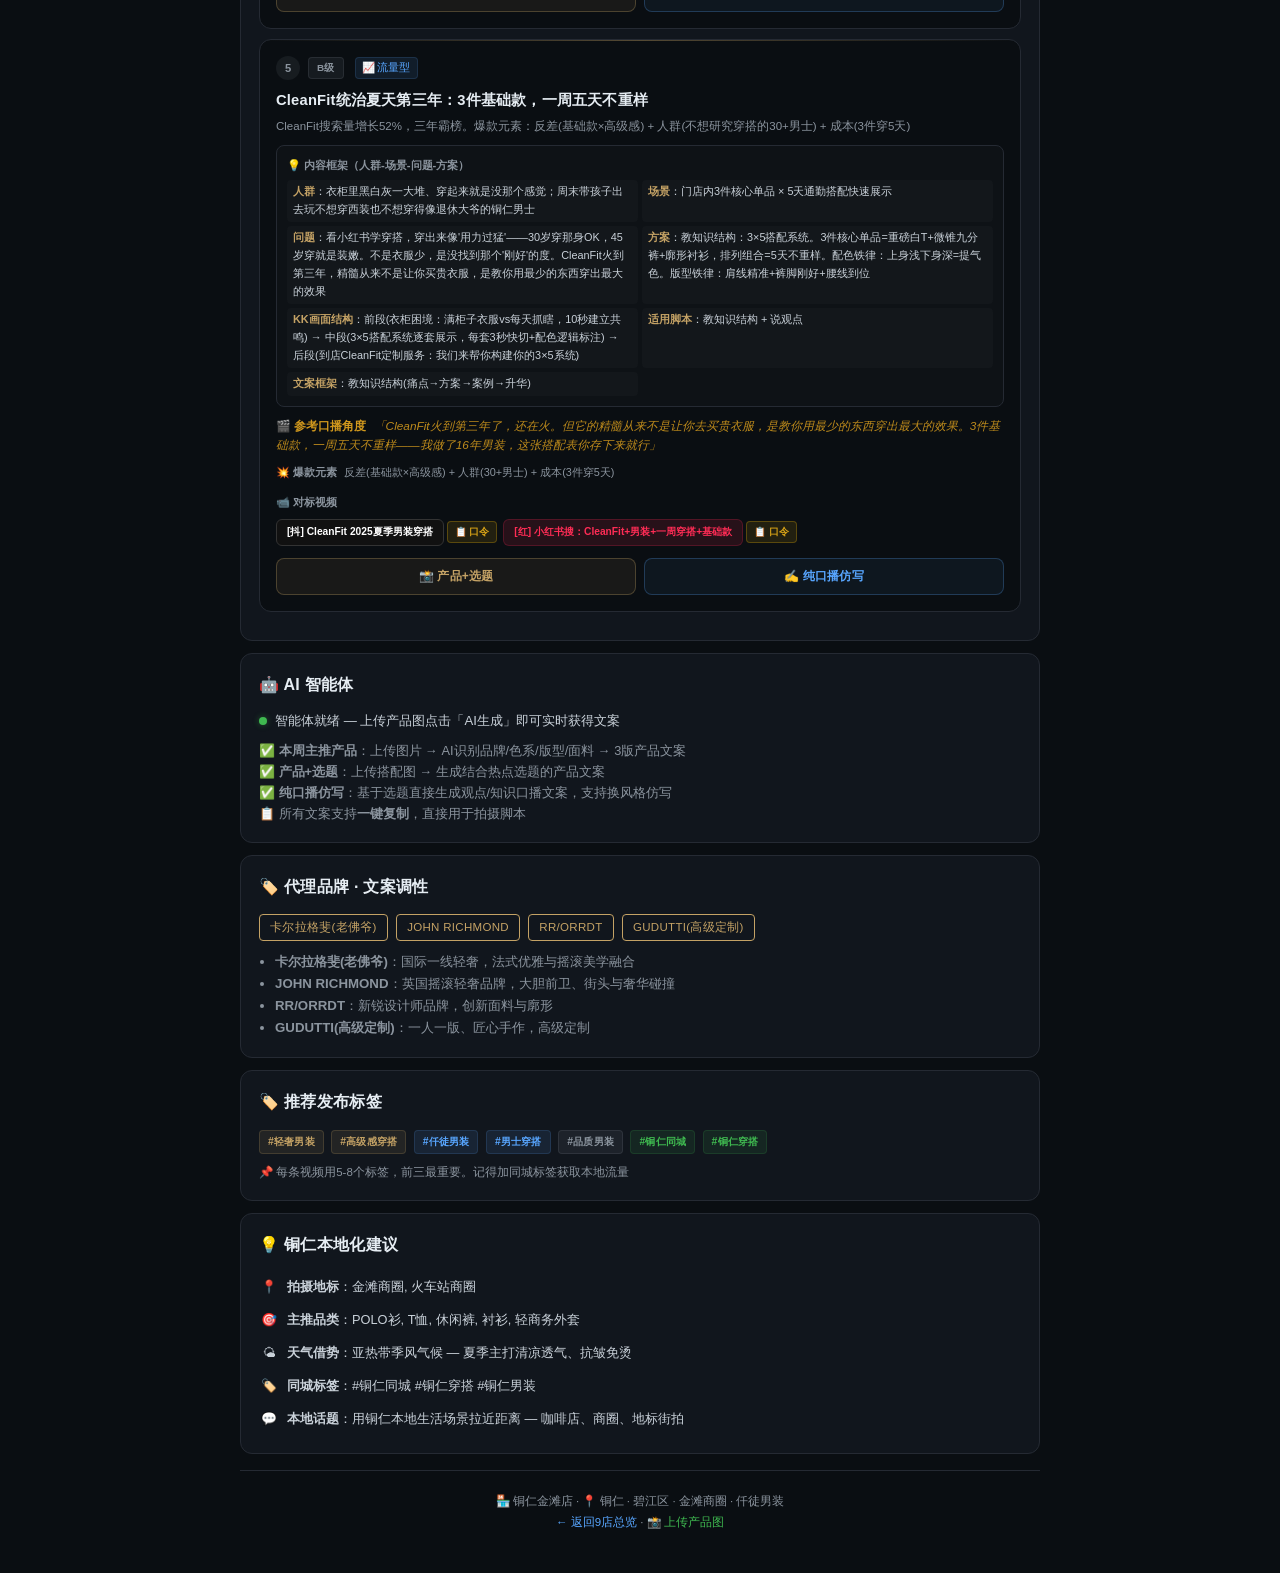
<file: stores/tongren-jintan.html>
<!DOCTYPE html>
<html lang="zh-CN">
<head>
<meta charset="UTF-8">
<meta name="viewport" content="width=device-width, initial-scale=1.0, user-scalable=yes">
<title>铜仁金滩店 · 仟徒男装</title>
<link rel="stylesheet" href="../css/store.css?v=1782382795">
</head>
<body>

<a href="../index.html" class="nav-back">← 返回9店总览</a>

<div class="store-header">
<h1>🏪 铜仁金滩店</h1>
<p class="subtitle">📍 铜仁 · 碧江区 · 金滩商圈<br>风格：国际轻奢, 商务休闲<br>代理品牌：卡尔拉格斐(老佛爷), JOHN RICHMOND, RR/ORRDT, GUDUTTI(高级定制)</p>
</div>

<!-- ===== 区块一：📸 本周主推产品 ===== -->
<div class="zone zone-product card" id="upload-zone">
<div class="zone-header">
  <h2>📸 本周主推产品</h2>
  <span class="zone-badge">区块一</span>
</div>

<!-- 图片选择 (修复iOS: label包裹方式) -->
<div class="photo-upload-area" id="photo-area">
  <label for="prod-photos" class="photo-upload-label">📷 拍照 / 相册上传</label>
  <input type="file" id="prod-photos" accept="image/*" multiple class="photo-input-hidden">
  <div class="photo-upload-hint">
    支持 JPG/PNG/HEIC · 最多5张 · 点击上方按钮选择
    <span id="photo-count"></span>
  </div>
</div>
<div class="photo-previews" id="photo-previews"></div>

<!-- AI视觉自动识别颜色/品牌/风格，无需手动选择 -->
<div class="product-form" id="product-form"
     data-store-name="铜仁金滩店"
     data-store-id="tongren-jintan"
     data-store-brands="卡尔拉格斐(老佛爷), JOHN RICHMOND, RR/ORRDT, GUDUTTI(高级定制)"
     data-worker-url="https://interviews-encounter-jack-sand.trycloudflare.com"
     data-store-city="铜仁">
  <div class="form-row">
    <div>
      <label>产品名称（选填）</label>
      <input type="text" id="prod-name" placeholder="例：2026夏季POLO衫">
    </div>
    <div>
      <label>品牌</label>
      <select id="prod-brand">
        <option value="">AI 自动识别</option>
<option value="卡尔拉格斐(老佛爷)">卡尔拉格斐(老佛爷)</option>
<option value="JOHN RICHMOND">JOHN RICHMOND</option>
<option value="RR/ORRDT">RR/ORRDT</option>
<option value="GUDUTTI(高级定制)">GUDUTTI(高级定制)</option>
      </select>
    </div>
  </div>
  <div>
    <label>补充说明（选填）</label>
    <textarea id="prod-notes" placeholder="例：搭配建议、面料细节、拍摄想法..." rows="2"></textarea>
  </div>

  <!-- 主操作按钮 -->
  <div class="form-actions">
    <button class="btn-generate" id="btn-generate">
      <span class="btn-generate-icon">🤖</span>
      <span class="btn-generate-text">AI 一键生成文案</span>
    </button>
  </div>

  <!-- 状态区 -->
  <div class="state-section hidden" id="state-uploading">
    <div class="loading-spinner"></div>
    <p class="state-text">🔄 正在处理图片...</p>
  </div>
  <div class="state-section hidden" id="state-analyzing">
    <div class="loading-spinner"></div>
    <p class="state-text">🤖 AI 正在分析商品...</p>
    <p class="state-hint">品牌识别 · 风格分析 · 卖点提炼 · 3版文案生成</p>
  </div>
  <div class="state-section hidden" id="state-error">
    <p class="error-msg">⚠️ <span id="error-text"></span></p>
    <button class="btn-retry" id="btn-retry">🔄 重试</button>
  </div>

  <!-- AI 识别结果摘要 -->
  <div class="analysis-summary hidden" id="analysis-summary"></div>

  <!-- 文案结果 -->
  <div class="results-section hidden" id="results-section">
    <div class="results-header">
      <h3>✍️ 生成结果</h3>
      <button class="btn-copy-all" id="btn-copy-all">📋 一键复制全部</button>
    </div>
    <div id="copy-cards"></div>
    <div class="results-actions">
      <button class="btn-regenerate" id="btn-regenerate">🔄 重新生成</button>
    </div>
  </div>

  <!-- 传统方式（折叠保留） -->
  <details class="legacy-section">
    <summary>📦 传统方式：下载说明文件</summary>
    <div class="form-actions" style="margin-top:8px">
      <button class="btn-secondary" id="btn-download-txt">📥 下载产品说明文件</button>
      <button class="btn-copy" id="btn-copy-text">📋 复制文本</button>
    </div>
    <div id="preview-box" class="preview-box hidden"></div>
  </details>
</div>

<!-- iCloud 上传方式（保留作为备用） -->
<div class="upload-methods">
  <div class="upload-method">
    <span class="method-icon">📱</span>
    <div class="method-title">从相册直接上传</div>
    <div class="method-desc">点击上方拍照/相册上传按钮，选择产品搭配图，AI自动识别并生成文案</div>
  </div>
  <div class="upload-method">
    <span class="method-icon">☁️</span>
    <div class="method-title">iCloud 云盘上传</div>
    <div class="method-desc">打开「文件」App → iCloud云盘 → 男装门店素材共享 → 🏪铜仁金滩店 → 📥上传产品图</div>
  </div>
  <div class="upload-method">
    <span class="method-icon">💡</span>
    <div class="method-title">拍照后分享</div>
    <div class="method-desc">拍好搭配照 → 分享 → 存储到「文件」→ 选择上述 iCloud 文件夹</div>
  </div>
</div>
</div>

<!-- ===== 区块二：🎯 本周选题 ===== -->
<div class="zone zone-topics card">
<div class="zone-header">
  <h2>🎯 本周选题</h2>
  <span class="zone-badge">区块二</span>
</div>
<div id="wechat-notice" class="wechat-notice hidden">
  💡 微信内无法直接跳转抖音/小红书App，请点击右上角 <strong>「在Safari中打开」</strong> 或使用视频旁的 📋<strong>口令</strong>按钮复制搜索词后到App内搜索
</div>

<div class="topic-card" data-topic-data='{"title": "#恋夏风席卷铜仁：一件亚麻古巴领衬衫，从办公室穿到海边", "ctype": "流量型", "angle": "这件亚麻衬衫我做了三个夏天，终于找到最舒服的那个版型。早上配西裤见客户，下班敞开两颗扣子去海边喝啤酒。一件衣服两种生活，这才是铜仁男人该有的松弛感", "framework": {"人群": "肚子大了穿M码勒得难受、换L码袖子又太长的铜仁男人；想穿凉快点又有商务场合需求的职场男士", "场景": "门店内亚麻衬衫上身 + 金滩商圈, 火车站商圈街拍/City Walk场景", "问题": "夏天上班穿衬衫后背湿一片，周末想放松又不想特意换一套。不是衣服太少，是没找到那件&#39;通勤体面、度假松弛&#39;都能撑住的", "方案": "强弱对比法：普通衬衫闷汗贴肉→一件古巴领亚麻衬衫的双面人生。通勤配西裤=轻商务，周末敞开两颗扣子+短裤=度假风。亚麻天然的透气性是棉的3倍，出汗不贴肉。前短后长设计（差1.5cm）遮肚子不勒腰", "KK画面结构": "前段(场景切换冲击：同一件衬衫，上午办公室咖啡→下午海边夕阳，判若两人) → 中段(面料微距+上身对比+搭配三场景展示) → 后段(到店试穿+#恋夏风同款，挂靠话题拿流量)", "适用脚本": "强弱对比法 + 教知识结构", "文案框架": "强弱对比法(办公室vs海边)+ 教知识结构(痛点→方案→案例→升华)"}, "grade": "S", "idx": 0}'>
<div class="topic-card-hd">
  <span class="topic-card-num s">1</span>
  <span class="topic-card-grade tag tag-s">S级</span>
  <span class="topic-card-ctype ctype-flow">📈 流量型</span>
</div>
<div class="topic-card-title">#恋夏风席卷铜仁：一件亚麻古巴领衬衫，从办公室穿到海边</div>
<div class="topic-card-desc">抖音50亿+播放顶流话题。爆款元素：反差(城市通勤vs度假松弛) + 人群(30-45岁精英) + 猎奇(一件衣服搞定两个场景)</div>

<div class="topic-card-framework">
  <div class="fw-title">💡 内容框架（人群-场景-问题-方案）</div>
  <div class="fw-grid"><span class="fw-item"><b>人群</b>：肚子大了穿M码勒得难受、换L码袖子又太长的铜仁男人；想穿凉快点又有商务场合需求的职场男士</span><span class="fw-item"><b>场景</b>：门店内亚麻衬衫上身 + 金滩商圈, 火车站商圈街拍/City Walk场景</span><span class="fw-item"><b>问题</b>：夏天上班穿衬衫后背湿一片，周末想放松又不想特意换一套。不是衣服太少，是没找到那件'通勤体面、度假松弛'都能撑住的</span><span class="fw-item"><b>方案</b>：强弱对比法：普通衬衫闷汗贴肉→一件古巴领亚麻衬衫的双面人生。通勤配西裤=轻商务，周末敞开两颗扣子+短裤=度假风。亚麻天然的透气性是棉的3倍，出汗不贴肉。前短后长设计（差1.5cm）遮肚子不勒腰</span><span class="fw-item"><b>KK画面结构</b>：前段(场景切换冲击：同一件衬衫，上午办公室咖啡→下午海边夕阳，判若两人) → 中段(面料微距+上身对比+搭配三场景展示) → 后段(到店试穿+#恋夏风同款，挂靠话题拿流量)</span><span class="fw-item"><b>适用脚本</b>：强弱对比法 + 教知识结构</span><span class="fw-item"><b>文案框架</b>：强弱对比法(办公室vs海边)+ 教知识结构(痛点→方案→案例→升华)</span></div>
</div>

<div class="topic-card-angle">
  <span class="angle-label">🎬 参考口播角度</span>
  <span class="angle-text">「这件亚麻衬衫我做了三个夏天，终于找到最舒服的那个版型。早上配西裤见客户，下班敞开两颗扣子去海边喝啤酒。一件衣服两种生活，这才是铜仁男人该有的松弛感」</span>
</div>

<div class="topic-card-explosive">
  <span class="angle-label">💥 爆款元素</span>
  <span>反差(通勤vs度假) + 人群 + 猎奇(双面人生)</span>
</div>

<div class="topic-card-videos">
  <span class="video-label">📹 对标视频</span>
  <div class="video-links"><span class="video-link-wrap">
            <a href="https://www.douyin.com/search/恋夏风+男装+亚麻衬衫" target="_blank" rel="noopener" class="video-link plat-dy" data-platform="douyin">[抖] 恋夏风穿搭·亚麻衬衫的一衣多穿</a>
            <button class="btn-copy-code" data-platform="douyin" data-search="恋夏风 男装 亚麻衬衫 一衣多穿" data-url="https://www.douyin.com/search/恋夏风+男装+亚麻衬衫" title="打开抖音搜索「恋夏风 男装 亚麻衬衫 一衣多穿」">📋 口令</button>
            </span> <span class="video-link-wrap">
            <a href="https://www.xiaohongshu.com/search_result?keyword=恋夏风+亚麻衬衫+CityWalk" target="_blank" rel="noopener" class="video-link plat-xhs" data-platform="xhs">[红] 小红书搜：恋夏风+亚麻衬衫+CityWalk穿搭</a>
            <button class="btn-copy-code" data-platform="xhs" data-search="恋夏风 亚麻衬衫 CityWalk 男装" data-url="https://www.xiaohongshu.com/search_result?keyword=恋夏风+亚麻衬衫+CityWalk" title="打开小红书搜索「恋夏风 亚麻衬衫 CityWalk 男装」">📋 口令</button>
            </span> </div>
</div>

<div class="topic-card-action">
  <div class="topic-actions topic-actions-3">
    <button class="btn-topic-product" data-topic-idx="0" data-mode="product_topic">
      📸 产品+选题
    </button>
    <button class="btn-topic-oral" data-topic-idx="0" data-mode="oral_rewrite">
      ✍️ 纯口播仿写
    </button>
  </div>
</div>

<!-- 选题内嵌结果区（产品+选题 / 纯口播仿写） -->
<div class="topic-result hidden" id="topic-result-0">
  <div class="topic-result-loading hidden" id="topic-loading-0">
    <div class="loading-spinner"></div>
    <p class="state-text">🤖 AI 正在生成...</p>
  </div>
  <div class="topic-result-error hidden" id="topic-error-0">
    <p class="error-msg"></p>
    <button class="btn-retry btn-retry-topic" data-topic-idx="0">🔄 重试</button>
  </div>
  <div class="topic-result-content" id="topic-content-0"></div>
  <div class="topic-result-actions hidden" id="topic-actions-0">
    <button class="btn-topic-regenerate" data-topic-idx="0" data-mode="oral_rewrite">🔄 重新生成口播</button>
    <button class="btn-topic-regenerate" data-topic-idx="0" data-mode="product_topic">📸 换个产品重新生成</button>
  </div>
  <!-- 发布文案按钮（在基础文案生成后出现） -->
  <div class="topic-publish-area hidden" id="topic-publish-area-0">
    <div class="publish-divider">
      <span>📤 确认基础文案无误后，一键生成3版发布级文案</span>
    </div>
    <button class="btn-publish-copy" data-topic-idx="0" data-mode="publish_copy">
      📤 一键生成发布文案（3版）
    </button>
    <div class="topic-publish-result hidden" id="topic-publish-result-0">
      <div class="topic-publish-loading hidden" id="topic-publish-loading-0">
        <div class="loading-spinner"></div>
        <p class="state-text">🤖 正在生成3版发布文案...</p>
      </div>
      <div class="topic-publish-error hidden" id="topic-publish-error-0">
        <p class="error-msg"></p>
        <button class="btn-retry btn-retry-publish" data-topic-idx="0">🔄 重试</button>
      </div>
      <div class="topic-publish-content" id="topic-publish-content-0"></div>
    </div>
  </div>
</div>
</div>
<div class="topic-card" data-topic-data='{"title": "七分裤杀回来了：我做了16年男装，告诉你怎么穿不显腿短", "ctype": "人设型", "angle": "七分裤这波回归，我看小红书铺天盖地的笔记。但说实话，十个买七分裤的有六个买完就后悔——不是裤子不好，是没选对。我做了16年男装，三个黄金法则教你怎么穿不踩雷", "framework": {"人群": "想追七分裤趋势但怕显腿短、试了三条都不敢买回家的铜仁男士；体型变化后标准尺码不合适的35-50岁男性", "场景": "门店内不同身高/体型试穿对比 + 三套搭配方案展示", "问题": "小红书6万+笔记都在推七分裤，但十个买的人有六个买完就后悔——不是裤子不好，是版型没选对。肚子大了，普通七分裤腰合适裤腿就紧，裤腿合适腰就大", "方案": "三句话框架：观点(七分裤不是谁穿都好看，选对版型谁穿都不差)→危害(穿错显矮10cm的三大死穴)→办法(3个黄金法则：膝盖上2cm/微锥版型/露脚踝配浅口鞋)。后腰松紧带+前腰平整设计，坐一整天不勒", "KK画面结构": "前段(翻车vs正确强对比：同一人穿错vs穿对七分裤，身高视觉差) → 中段(3种体型×3套搭配=9种方案展示) → 后段(到店免费量裤长+七分裤专区试穿)", "适用脚本": "三句话框架 + 教知识(避坑指南)", "文案框架": "三句话框架：争议观点(七分裤不是谁都能穿)→危害(穿错显矮10cm)→办法(3个黄金法则)"}, "grade": "S", "idx": 1}'>
<div class="topic-card-hd">
  <span class="topic-card-num s">2</span>
  <span class="topic-card-grade tag tag-s">S级</span>
  <span class="topic-card-ctype ctype-persona">👤 人设型</span>
</div>
<div class="topic-card-title">七分裤杀回来了：我做了16年男装，告诉你怎么穿不显腿短</div>
<div class="topic-card-desc">小红书6万+笔记的年度爆款单品。爆款元素：怀旧(七分裤回归) + 人群(小个子/微胖男士) + 头牌(16年经验)</div>

<div class="topic-card-framework">
  <div class="fw-title">💡 内容框架（人群-场景-问题-方案）</div>
  <div class="fw-grid"><span class="fw-item"><b>人群</b>：想追七分裤趋势但怕显腿短、试了三条都不敢买回家的铜仁男士；体型变化后标准尺码不合适的35-50岁男性</span><span class="fw-item"><b>场景</b>：门店内不同身高/体型试穿对比 + 三套搭配方案展示</span><span class="fw-item"><b>问题</b>：小红书6万+笔记都在推七分裤，但十个买的人有六个买完就后悔——不是裤子不好，是版型没选对。肚子大了，普通七分裤腰合适裤腿就紧，裤腿合适腰就大</span><span class="fw-item"><b>方案</b>：三句话框架：观点(七分裤不是谁穿都好看，选对版型谁穿都不差)→危害(穿错显矮10cm的三大死穴)→办法(3个黄金法则：膝盖上2cm/微锥版型/露脚踝配浅口鞋)。后腰松紧带+前腰平整设计，坐一整天不勒</span><span class="fw-item"><b>KK画面结构</b>：前段(翻车vs正确强对比：同一人穿错vs穿对七分裤，身高视觉差) → 中段(3种体型×3套搭配=9种方案展示) → 后段(到店免费量裤长+七分裤专区试穿)</span><span class="fw-item"><b>适用脚本</b>：三句话框架 + 教知识(避坑指南)</span><span class="fw-item"><b>文案框架</b>：三句话框架：争议观点(七分裤不是谁都能穿)→危害(穿错显矮10cm)→办法(3个黄金法则)</span></div>
</div>

<div class="topic-card-angle">
  <span class="angle-label">🎬 参考口播角度</span>
  <span class="angle-text">「七分裤这波回归，我看小红书铺天盖地的笔记。但说实话，十个买七分裤的有六个买完就后悔——不是裤子不好，是没选对。我做了16年男装，三个黄金法则教你怎么穿不踩雷」</span>
</div>

<div class="topic-card-explosive">
  <span class="angle-label">💥 爆款元素</span>
  <span>怀旧(七分裤回归) + 人群(体型焦虑) + 头牌(16年经验)</span>
</div>

<div class="topic-card-videos">
  <span class="video-label">📹 对标视频</span>
  <div class="video-links"><span class="video-link-wrap">
            <a href="https://www.xiaohongshu.com/search_result?keyword=七分裤+男装+避坑+显高" target="_blank" rel="noopener" class="video-link plat-xhs" data-platform="xhs">[红] 小红书搜：七分裤+男装+避坑+显高穿搭</a>
            <button class="btn-copy-code" data-platform="xhs" data-search="七分裤 男装 避坑 显高 穿搭" data-url="https://www.xiaohongshu.com/search_result?keyword=七分裤+男装+避坑+显高" title="打开小红书搜索「七分裤 男装 避坑 显高 穿搭」">📋 口令</button>
            </span> <span class="video-link-wrap">
            <a href="https://www.douyin.com/search/七分裤+男+怎么穿+不显矮" target="_blank" rel="noopener" class="video-link plat-dy" data-platform="douyin">[抖] 七分裤怎么穿不显矮</a>
            <button class="btn-copy-code" data-platform="douyin" data-search="七分裤 男生 怎么穿 显高" data-url="https://www.douyin.com/search/七分裤+男+怎么穿+不显矮" title="打开抖音搜索「七分裤 男生 怎么穿 显高」">📋 口令</button>
            </span> </div>
</div>

<div class="topic-card-action">
  <div class="topic-actions topic-actions-3">
    <button class="btn-topic-product" data-topic-idx="1" data-mode="product_topic">
      📸 产品+选题
    </button>
    <button class="btn-topic-oral" data-topic-idx="1" data-mode="oral_rewrite">
      ✍️ 纯口播仿写
    </button>
  </div>
</div>

<!-- 选题内嵌结果区（产品+选题 / 纯口播仿写） -->
<div class="topic-result hidden" id="topic-result-1">
  <div class="topic-result-loading hidden" id="topic-loading-1">
    <div class="loading-spinner"></div>
    <p class="state-text">🤖 AI 正在生成...</p>
  </div>
  <div class="topic-result-error hidden" id="topic-error-1">
    <p class="error-msg"></p>
    <button class="btn-retry btn-retry-topic" data-topic-idx="1">🔄 重试</button>
  </div>
  <div class="topic-result-content" id="topic-content-1"></div>
  <div class="topic-result-actions hidden" id="topic-actions-1">
    <button class="btn-topic-regenerate" data-topic-idx="1" data-mode="oral_rewrite">🔄 重新生成口播</button>
    <button class="btn-topic-regenerate" data-topic-idx="1" data-mode="product_topic">📸 换个产品重新生成</button>
  </div>
  <!-- 发布文案按钮（在基础文案生成后出现） -->
  <div class="topic-publish-area hidden" id="topic-publish-area-1">
    <div class="publish-divider">
      <span>📤 确认基础文案无误后，一键生成3版发布级文案</span>
    </div>
    <button class="btn-publish-copy" data-topic-idx="1" data-mode="publish_copy">
      📤 一键生成发布文案（3版）
    </button>
    <div class="topic-publish-result hidden" id="topic-publish-result-1">
      <div class="topic-publish-loading hidden" id="topic-publish-loading-1">
        <div class="loading-spinner"></div>
        <p class="state-text">🤖 正在生成3版发布文案...</p>
      </div>
      <div class="topic-publish-error hidden" id="topic-publish-error-1">
        <p class="error-msg"></p>
        <button class="btn-retry btn-retry-publish" data-topic-idx="1">🔄 重试</button>
      </div>
      <div class="topic-publish-content" id="topic-publish-content-1"></div>
    </div>
  </div>
</div>
</div>
<div class="topic-card" data-topic-data='{"title": "亚热带季风出门5分钟裤子贴腿上？这条冰丝机能裤让你从早到晚干爽", "ctype": "出单型", "angle": "我做了16年男装，夏天被问最多的问题就是「有没有凉快的长裤」。今年这条冰丝机能裤，凉感系数做到0.3，四面弹力不勒不闷。到店拿吹风机对着吹给你看——比普通面料降温3度是真实的", "framework": {"人群": "怕热但不想穿短裤上班、坐办公室一天站起来裤腰勒出一道印的铜仁职场男士", "场景": "门店面料对比 + 体感测试(普通长裤vs冰丝机能裤) + 户外场景", "问题": "夏天穿长裤=受罪，穿短裤=不正式。老婆说&#39;你就不能穿得体面点&#39;，自己心说&#39;体面是要付出汗的代价的&#39;。不是不想穿得体面，是没遇到那条能呼吸的长裤", "方案": "教知识结构：凉感系数0.3（国标门槛0.15、优等品0.25）→四面弹力不勒腰→抗皱免烫。一条裤子搞定通勤+周末户外+晚上社交三场景。后腰隐形松紧设计，吃完饭不勒肚子", "KK画面结构": "前段(痛点冲击：路人满背汗贴裤vs穿冰丝裤干爽自在) → 中段(面料测试+多场景上身：通勤/周末户外/晚上社交) → 后段(到店试穿+买一送一配腰带+3天无理由退换)", "适用脚本": "教知识结构 + 强弱对比法", "文案框架": "强弱对比法(普通裤vs冰丝裤)+ 教知识结构(痛点→方案→案例→升华)"}, "grade": "A", "idx": 2}'>
<div class="topic-card-hd">
  <span class="topic-card-num a">3</span>
  <span class="topic-card-grade tag tag-a">A级</span>
  <span class="topic-card-ctype ctype-order">💰 出单型</span>
</div>
<div class="topic-card-title">亚热带季风出门5分钟裤子贴腿上？这条冰丝机能裤让你从早到晚干爽</div>
<div class="topic-card-desc">城市户外风+功能面料大年。爆款元素：痛点(闷汗贴腿) + 最差(像裹粽子) + 成本(一条搞定通勤+户外+休闲三个场景)</div>

<div class="topic-card-framework">
  <div class="fw-title">💡 内容框架（人群-场景-问题-方案）</div>
  <div class="fw-grid"><span class="fw-item"><b>人群</b>：怕热但不想穿短裤上班、坐办公室一天站起来裤腰勒出一道印的铜仁职场男士</span><span class="fw-item"><b>场景</b>：门店面料对比 + 体感测试(普通长裤vs冰丝机能裤) + 户外场景</span><span class="fw-item"><b>问题</b>：夏天穿长裤=受罪，穿短裤=不正式。老婆说'你就不能穿得体面点'，自己心说'体面是要付出汗的代价的'。不是不想穿得体面，是没遇到那条能呼吸的长裤</span><span class="fw-item"><b>方案</b>：教知识结构：凉感系数0.3（国标门槛0.15、优等品0.25）→四面弹力不勒腰→抗皱免烫。一条裤子搞定通勤+周末户外+晚上社交三场景。后腰隐形松紧设计，吃完饭不勒肚子</span><span class="fw-item"><b>KK画面结构</b>：前段(痛点冲击：路人满背汗贴裤vs穿冰丝裤干爽自在) → 中段(面料测试+多场景上身：通勤/周末户外/晚上社交) → 后段(到店试穿+买一送一配腰带+3天无理由退换)</span><span class="fw-item"><b>适用脚本</b>：教知识结构 + 强弱对比法</span><span class="fw-item"><b>文案框架</b>：强弱对比法(普通裤vs冰丝裤)+ 教知识结构(痛点→方案→案例→升华)</span></div>
</div>

<div class="topic-card-angle">
  <span class="angle-label">🎬 参考口播角度</span>
  <span class="angle-text">「我做了16年男装，夏天被问最多的问题就是「有没有凉快的长裤」。今年这条冰丝机能裤，凉感系数做到0.3，四面弹力不勒不闷。到店拿吹风机对着吹给你看——比普通面料降温3度是真实的」</span>
</div>

<div class="topic-card-explosive">
  <span class="angle-label">💥 爆款元素</span>
  <span>痛点(闷汗) + 最差(像裹粽子) + 成本(一条搞定三个场景)</span>
</div>

<div class="topic-card-videos">
  <span class="video-label">📹 对标视频</span>
  <div class="video-links"><span class="video-link-wrap">
            <a href="https://www.douyin.com/search/冰丝+机能裤+男+测评" target="_blank" rel="noopener" class="video-link plat-dy" data-platform="douyin">[抖] 冰丝机能裤测评</a>
            <button class="btn-copy-code" data-platform="douyin" data-search="冰丝 机能裤 男 测评" data-url="https://www.douyin.com/search/冰丝+机能裤+男+测评" title="打开抖音搜索「冰丝 机能裤 男 测评」">📋 口令</button>
            </span> <span class="video-link-wrap">
            <a href="https://www.xiaohongshu.com/search_result?keyword=冰丝长裤+男装+通勤+户外" target="_blank" rel="noopener" class="video-link plat-xhs" data-platform="xhs">[红] 小红书搜：冰丝长裤+男装+通勤+户外</a>
            <button class="btn-copy-code" data-platform="xhs" data-search="冰丝长裤 男装 通勤 户外" data-url="https://www.xiaohongshu.com/search_result?keyword=冰丝长裤+男装+通勤+户外" title="打开小红书搜索「冰丝长裤 男装 通勤 户外」">📋 口令</button>
            </span> </div>
</div>

<div class="topic-card-action">
  <div class="topic-actions topic-actions-3">
    <button class="btn-topic-product" data-topic-idx="2" data-mode="product_topic">
      📸 产品+选题
    </button>
    <button class="btn-topic-oral" data-topic-idx="2" data-mode="oral_rewrite">
      ✍️ 纯口播仿写
    </button>
  </div>
</div>

<!-- 选题内嵌结果区（产品+选题 / 纯口播仿写） -->
<div class="topic-result hidden" id="topic-result-2">
  <div class="topic-result-loading hidden" id="topic-loading-2">
    <div class="loading-spinner"></div>
    <p class="state-text">🤖 AI 正在生成...</p>
  </div>
  <div class="topic-result-error hidden" id="topic-error-2">
    <p class="error-msg"></p>
    <button class="btn-retry btn-retry-topic" data-topic-idx="2">🔄 重试</button>
  </div>
  <div class="topic-result-content" id="topic-content-2"></div>
  <div class="topic-result-actions hidden" id="topic-actions-2">
    <button class="btn-topic-regenerate" data-topic-idx="2" data-mode="oral_rewrite">🔄 重新生成口播</button>
    <button class="btn-topic-regenerate" data-topic-idx="2" data-mode="product_topic">📸 换个产品重新生成</button>
  </div>
  <!-- 发布文案按钮（在基础文案生成后出现） -->
  <div class="topic-publish-area hidden" id="topic-publish-area-2">
    <div class="publish-divider">
      <span>📤 确认基础文案无误后，一键生成3版发布级文案</span>
    </div>
    <button class="btn-publish-copy" data-topic-idx="2" data-mode="publish_copy">
      📤 一键生成发布文案（3版）
    </button>
    <div class="topic-publish-result hidden" id="topic-publish-result-2">
      <div class="topic-publish-loading hidden" id="topic-publish-loading-2">
        <div class="loading-spinner"></div>
        <p class="state-text">🤖 正在生成3版发布文案...</p>
      </div>
      <div class="topic-publish-error hidden" id="topic-publish-error-2">
        <p class="error-msg"></p>
        <button class="btn-retry btn-retry-publish" data-topic-idx="2">🔄 重试</button>
      </div>
      <div class="topic-publish-content" id="topic-publish-content-2"></div>
    </div>
  </div>
</div>
</div>
<div class="topic-card" data-topic-data='{"title": "夏天穿西装的男人不是疯了，是还没遇到这件能呼吸的", "ctype": "人设型", "angle": "很多铜仁男人一到夏天就把西装锁柜子里了。我做了16年男装，告诉你一个扎心的事实：不是夏天不能穿西装，是你那件西装的面料在谋杀你。到店试穿这件会呼吸的，你才知道什么叫「穿西装比穿T恤还凉快」", "framework": {"人群": "有商务场合需求、升职后需要&#39;看起来像个领导&#39;但不知道怎么穿的铜仁精英男士", "场景": "门店内夏日西装上身 + 空调房vs户外对比", "问题": "部门开会老板穿优衣库，自己穿老佛爷，怕太扎眼。想对自己好一点，又觉得夏天买西装&#39;太作了&#39;。藏蓝POLO+黑西裤去开家长会，隔壁爸爸穿亚麻衬衫像校长", "方案": "三句话框架：观点(夏天可以穿西装)→危害(穿错面料才受罪：传统西装=移动桑拿房)→办法(夏日西装三要素：无衬里结构/天丝亚麻混纺/半衬工艺，比普通西装轻一半)。分寸感：低调但有品质，不扎眼但有底气", "KK画面结构": "前段(反差冲击：传统西装满背汗vs夏日西装干爽自信) → 中段(面料对比+上身效果+剪裁细节：肩线/腰线/袖长) → 后段(到店量身定制+夏日西装套装限时优惠)", "适用脚本": "说观点(反常识) + 三句话框架", "文案框架": "三句话框架：争议观点(夏天穿西装不疯)→危害(穿错才疯)→办法(选对面料)"}, "grade": "A", "idx": 3}'>
<div class="topic-card-hd">
  <span class="topic-card-num a">4</span>
  <span class="topic-card-grade tag tag-a">A级</span>
  <span class="topic-card-ctype ctype-persona">👤 人设型</span>
</div>
<div class="topic-card-title">夏天穿西装的男人不是疯了，是还没遇到这件能呼吸的</div>
<div class="topic-card-desc">新商务美学：小红书148亿+浏览的夏季穿搭新赛道。爆款元素：反差(夏天穿西装=疯了？) + 猎奇(会呼吸的面料) + 头牌(16年专业背书)</div>

<div class="topic-card-framework">
  <div class="fw-title">💡 内容框架（人群-场景-问题-方案）</div>
  <div class="fw-grid"><span class="fw-item"><b>人群</b>：有商务场合需求、升职后需要'看起来像个领导'但不知道怎么穿的铜仁精英男士</span><span class="fw-item"><b>场景</b>：门店内夏日西装上身 + 空调房vs户外对比</span><span class="fw-item"><b>问题</b>：部门开会老板穿优衣库，自己穿老佛爷，怕太扎眼。想对自己好一点，又觉得夏天买西装'太作了'。藏蓝POLO+黑西裤去开家长会，隔壁爸爸穿亚麻衬衫像校长</span><span class="fw-item"><b>方案</b>：三句话框架：观点(夏天可以穿西装)→危害(穿错面料才受罪：传统西装=移动桑拿房)→办法(夏日西装三要素：无衬里结构/天丝亚麻混纺/半衬工艺，比普通西装轻一半)。分寸感：低调但有品质，不扎眼但有底气</span><span class="fw-item"><b>KK画面结构</b>：前段(反差冲击：传统西装满背汗vs夏日西装干爽自信) → 中段(面料对比+上身效果+剪裁细节：肩线/腰线/袖长) → 后段(到店量身定制+夏日西装套装限时优惠)</span><span class="fw-item"><b>适用脚本</b>：说观点(反常识) + 三句话框架</span><span class="fw-item"><b>文案框架</b>：三句话框架：争议观点(夏天穿西装不疯)→危害(穿错才疯)→办法(选对面料)</span></div>
</div>

<div class="topic-card-angle">
  <span class="angle-label">🎬 参考口播角度</span>
  <span class="angle-text">「很多铜仁男人一到夏天就把西装锁柜子里了。我做了16年男装，告诉你一个扎心的事实：不是夏天不能穿西装，是你那件西装的面料在谋杀你。到店试穿这件会呼吸的，你才知道什么叫「穿西装比穿T恤还凉快」」</span>
</div>

<div class="topic-card-explosive">
  <span class="angle-label">💥 爆款元素</span>
  <span>反差(夏天穿西装) + 猎奇(会呼吸) + 头牌(16年专业)</span>
</div>

<div class="topic-card-videos">
  <span class="video-label">📹 对标视频</span>
  <div class="video-links"><span class="video-link-wrap">
            <a href="https://www.douyin.com/search/夏日+西装+男+轻商务" target="_blank" rel="noopener" class="video-link plat-dy" data-platform="douyin">[抖] 夏日西装穿搭</a>
            <button class="btn-copy-code" data-platform="douyin" data-search="夏日 西装 男 轻商务 穿搭" data-url="https://www.douyin.com/search/夏日+西装+男+轻商务" title="打开抖音搜索「夏日 西装 男 轻商务 穿搭」">📋 口令</button>
            </span> <span class="video-link-wrap">
            <a href="https://www.xiaohongshu.com/search_result?keyword=新商务美学+夏日西装+男装" target="_blank" rel="noopener" class="video-link plat-xhs" data-platform="xhs">[红] 小红书搜：新商务美学+夏日西装+男装通勤</a>
            <button class="btn-copy-code" data-platform="xhs" data-search="新商务美学 夏日西装 男装 通勤" data-url="https://www.xiaohongshu.com/search_result?keyword=新商务美学+夏日西装+男装" title="打开小红书搜索「新商务美学 夏日西装 男装 通勤」">📋 口令</button>
            </span> </div>
</div>

<div class="topic-card-action">
  <div class="topic-actions topic-actions-3">
    <button class="btn-topic-product" data-topic-idx="3" data-mode="product_topic">
      📸 产品+选题
    </button>
    <button class="btn-topic-oral" data-topic-idx="3" data-mode="oral_rewrite">
      ✍️ 纯口播仿写
    </button>
  </div>
</div>

<!-- 选题内嵌结果区（产品+选题 / 纯口播仿写） -->
<div class="topic-result hidden" id="topic-result-3">
  <div class="topic-result-loading hidden" id="topic-loading-3">
    <div class="loading-spinner"></div>
    <p class="state-text">🤖 AI 正在生成...</p>
  </div>
  <div class="topic-result-error hidden" id="topic-error-3">
    <p class="error-msg"></p>
    <button class="btn-retry btn-retry-topic" data-topic-idx="3">🔄 重试</button>
  </div>
  <div class="topic-result-content" id="topic-content-3"></div>
  <div class="topic-result-actions hidden" id="topic-actions-3">
    <button class="btn-topic-regenerate" data-topic-idx="3" data-mode="oral_rewrite">🔄 重新生成口播</button>
    <button class="btn-topic-regenerate" data-topic-idx="3" data-mode="product_topic">📸 换个产品重新生成</button>
  </div>
  <!-- 发布文案按钮（在基础文案生成后出现） -->
  <div class="topic-publish-area hidden" id="topic-publish-area-3">
    <div class="publish-divider">
      <span>📤 确认基础文案无误后，一键生成3版发布级文案</span>
    </div>
    <button class="btn-publish-copy" data-topic-idx="3" data-mode="publish_copy">
      📤 一键生成发布文案（3版）
    </button>
    <div class="topic-publish-result hidden" id="topic-publish-result-3">
      <div class="topic-publish-loading hidden" id="topic-publish-loading-3">
        <div class="loading-spinner"></div>
        <p class="state-text">🤖 正在生成3版发布文案...</p>
      </div>
      <div class="topic-publish-error hidden" id="topic-publish-error-3">
        <p class="error-msg"></p>
        <button class="btn-retry btn-retry-publish" data-topic-idx="3">🔄 重试</button>
      </div>
      <div class="topic-publish-content" id="topic-publish-content-3"></div>
    </div>
  </div>
</div>
</div>
<div class="topic-card" data-topic-data='{"title": "CleanFit统治夏天第三年：3件基础款，一周五天不重样", "ctype": "流量型", "angle": "CleanFit火到第三年了，还在火。但它的精髓从来不是让你去买贵衣服，是教你用最少的东西穿出最大的效果。3件基础款，一周五天不重样——我做了16年男装，这张搭配表你存下来就行", "framework": {"人群": "衣柜里黑白灰一大堆、穿起来就是没那个感觉；周末带孩子出去玩不想穿西装也不想穿得像退休大爷的铜仁男士", "场景": "门店内3件核心单品 × 5天通勤搭配快速展示", "问题": "看小红书学穿搭，穿出来像&#39;用力过猛&#39;——30岁穿那身OK，45岁穿就是装嫩。不是衣服少，是没找到那个&#39;刚好&#39;的度。CleanFit火到第三年，精髓从来不是让你买贵衣服，是教你用最少的东西穿出最大的效果", "方案": "教知识结构：3×5搭配系统。3件核心单品=重磅白T+微锥九分裤+廓形衬衫，排列组合=5天不重样。配色铁律：上身浅下身深=提气色。版型铁律：肩线精准+裤脚刚好+腰线到位", "KK画面结构": "前段(衣柜困境：满柜子衣服vs每天抓瞎，10秒建立共鸣) → 中段(3×5搭配系统逐套展示，每套3秒快切+配色逻辑标注) → 后段(到店CleanFit定制服务：我们来帮你构建你的3×5系统)", "适用脚本": "教知识结构 + 说观点", "文案框架": "教知识结构(痛点→方案→案例→升华)"}, "grade": "B", "idx": 4}'>
<div class="topic-card-hd">
  <span class="topic-card-num b">5</span>
  <span class="topic-card-grade tag tag-b">B级</span>
  <span class="topic-card-ctype ctype-flow">📈 流量型</span>
</div>
<div class="topic-card-title">CleanFit统治夏天第三年：3件基础款，一周五天不重样</div>
<div class="topic-card-desc">CleanFit搜索量增长52%，三年霸榜。爆款元素：反差(基础款×高级感) + 人群(不想研究穿搭的30+男士) + 成本(3件穿5天)</div>

<div class="topic-card-framework">
  <div class="fw-title">💡 内容框架（人群-场景-问题-方案）</div>
  <div class="fw-grid"><span class="fw-item"><b>人群</b>：衣柜里黑白灰一大堆、穿起来就是没那个感觉；周末带孩子出去玩不想穿西装也不想穿得像退休大爷的铜仁男士</span><span class="fw-item"><b>场景</b>：门店内3件核心单品 × 5天通勤搭配快速展示</span><span class="fw-item"><b>问题</b>：看小红书学穿搭，穿出来像'用力过猛'——30岁穿那身OK，45岁穿就是装嫩。不是衣服少，是没找到那个'刚好'的度。CleanFit火到第三年，精髓从来不是让你买贵衣服，是教你用最少的东西穿出最大的效果</span><span class="fw-item"><b>方案</b>：教知识结构：3×5搭配系统。3件核心单品=重磅白T+微锥九分裤+廓形衬衫，排列组合=5天不重样。配色铁律：上身浅下身深=提气色。版型铁律：肩线精准+裤脚刚好+腰线到位</span><span class="fw-item"><b>KK画面结构</b>：前段(衣柜困境：满柜子衣服vs每天抓瞎，10秒建立共鸣) → 中段(3×5搭配系统逐套展示，每套3秒快切+配色逻辑标注) → 后段(到店CleanFit定制服务：我们来帮你构建你的3×5系统)</span><span class="fw-item"><b>适用脚本</b>：教知识结构 + 说观点</span><span class="fw-item"><b>文案框架</b>：教知识结构(痛点→方案→案例→升华)</span></div>
</div>

<div class="topic-card-angle">
  <span class="angle-label">🎬 参考口播角度</span>
  <span class="angle-text">「CleanFit火到第三年了，还在火。但它的精髓从来不是让你去买贵衣服，是教你用最少的东西穿出最大的效果。3件基础款，一周五天不重样——我做了16年男装，这张搭配表你存下来就行」</span>
</div>

<div class="topic-card-explosive">
  <span class="angle-label">💥 爆款元素</span>
  <span>反差(基础款×高级感) + 人群(30+男士) + 成本(3件穿5天)</span>
</div>

<div class="topic-card-videos">
  <span class="video-label">📹 对标视频</span>
  <div class="video-links"><span class="video-link-wrap">
            <a href="https://www.douyin.com/search/CleanFit+男+夏季+基础款" target="_blank" rel="noopener" class="video-link plat-dy" data-platform="douyin">[抖] CleanFit 2025夏季男装穿搭</a>
            <button class="btn-copy-code" data-platform="douyin" data-search="CleanFit 男 夏季 基础款 穿搭" data-url="https://www.douyin.com/search/CleanFit+男+夏季+基础款" title="打开抖音搜索「CleanFit 男 夏季 基础款 穿搭」">📋 口令</button>
            </span> <span class="video-link-wrap">
            <a href="https://www.xiaohongshu.com/search_result?keyword=CleanFit+男装+一周穿搭" target="_blank" rel="noopener" class="video-link plat-xhs" data-platform="xhs">[红] 小红书搜：CleanFit+男装+一周穿搭+基础款</a>
            <button class="btn-copy-code" data-platform="xhs" data-search="CleanFit 男装 一周穿搭 基础款" data-url="https://www.xiaohongshu.com/search_result?keyword=CleanFit+男装+一周穿搭" title="打开小红书搜索「CleanFit 男装 一周穿搭 基础款」">📋 口令</button>
            </span> </div>
</div>

<div class="topic-card-action">
  <div class="topic-actions topic-actions-3">
    <button class="btn-topic-product" data-topic-idx="4" data-mode="product_topic">
      📸 产品+选题
    </button>
    <button class="btn-topic-oral" data-topic-idx="4" data-mode="oral_rewrite">
      ✍️ 纯口播仿写
    </button>
  </div>
</div>

<!-- 选题内嵌结果区（产品+选题 / 纯口播仿写） -->
<div class="topic-result hidden" id="topic-result-4">
  <div class="topic-result-loading hidden" id="topic-loading-4">
    <div class="loading-spinner"></div>
    <p class="state-text">🤖 AI 正在生成...</p>
  </div>
  <div class="topic-result-error hidden" id="topic-error-4">
    <p class="error-msg"></p>
    <button class="btn-retry btn-retry-topic" data-topic-idx="4">🔄 重试</button>
  </div>
  <div class="topic-result-content" id="topic-content-4"></div>
  <div class="topic-result-actions hidden" id="topic-actions-4">
    <button class="btn-topic-regenerate" data-topic-idx="4" data-mode="oral_rewrite">🔄 重新生成口播</button>
    <button class="btn-topic-regenerate" data-topic-idx="4" data-mode="product_topic">📸 换个产品重新生成</button>
  </div>
  <!-- 发布文案按钮（在基础文案生成后出现） -->
  <div class="topic-publish-area hidden" id="topic-publish-area-4">
    <div class="publish-divider">
      <span>📤 确认基础文案无误后，一键生成3版发布级文案</span>
    </div>
    <button class="btn-publish-copy" data-topic-idx="4" data-mode="publish_copy">
      📤 一键生成发布文案（3版）
    </button>
    <div class="topic-publish-result hidden" id="topic-publish-result-4">
      <div class="topic-publish-loading hidden" id="topic-publish-loading-4">
        <div class="loading-spinner"></div>
        <p class="state-text">🤖 正在生成3版发布文案...</p>
      </div>
      <div class="topic-publish-error hidden" id="topic-publish-error-4">
        <p class="error-msg"></p>
        <button class="btn-retry btn-retry-publish" data-topic-idx="4">🔄 重试</button>
      </div>
      <div class="topic-publish-content" id="topic-publish-content-4"></div>
    </div>
  </div>
</div>
</div>
</div>

<!-- ===== 区块三：品牌 + AI + 标签 + 本地化 ===== -->
<div class="card">
<h2>🤖 AI 智能体</h2>
<div class="status-panel">
<span class="status-dot ready" id="status-dot"></span>
<span id="status-text">智能体就绪 — 上传产品图点击「AI生成」即可实时获得文案</span>
</div>
<div style="font-size:.8em;color:var(--muted);margin-top:8px">
✅ <strong>本周主推产品</strong>：上传图片 → AI识别品牌/色系/版型/面料 → 3版产品文案<br>
✅ <strong>产品+选题</strong>：上传搭配图 → 生成结合热点选题的产品文案<br>
✅ <strong>纯口播仿写</strong>：基于选题直接生成观点/知识口播文案，支持换风格仿写<br>
📋 所有文案支持<strong>一键复制</strong>，直接用于拍摄脚本
</div>
</div>

<div class="card">
<h2>🏷️ 代理品牌 · 文案调性</h2>
<div style="margin-bottom:8px"><span class="brand-tag" title="国际一线轻奢，法式优雅与摇滚美学融合">卡尔拉格斐(老佛爷)</span>
<span class="brand-tag" title="英国摇滚轻奢品牌，大胆前卫、街头与奢华碰撞">JOHN RICHMOND</span>
<span class="brand-tag" title="新锐设计师品牌，创新面料与廓形">RR/ORRDT</span>
<span class="brand-tag" title="一人一版、匠心手作，高级定制">GUDUTTI(高级定制)</span></div>
<ul style="font-size:.83em;padding-left:16px;color:var(--muted)">
<li><strong>卡尔拉格斐(老佛爷)</strong>：国际一线轻奢，法式优雅与摇滚美学融合</li>
<li><strong>JOHN RICHMOND</strong>：英国摇滚轻奢品牌，大胆前卫、街头与奢华碰撞</li>
<li><strong>RR/ORRDT</strong>：新锐设计师品牌，创新面料与廓形</li>
<li><strong>GUDUTTI(高级定制)</strong>：一人一版、匠心手作，高级定制</li>
</ul>
</div>

<!-- ===== 推荐标签 ===== -->
<div class="card">
<h2>🏷️ 推荐发布标签</h2>
<p style="margin-bottom:8px">
<span class="tag tag-s">#轻奢男装</span>
<span class="tag tag-s">#高级感穿搭</span>
<span class="tag tag-a">#仟徒男装</span>
<span class="tag tag-a">#男士穿搭</span>
<span class="tag tag-b">#品质男装</span>
<span class="tag tag-platform">#铜仁同城</span>
<span class="tag tag-platform">#铜仁穿搭</span></p>
<p style="font-size:.72em;color:var(--muted)">📌 每条视频用5-8个标签，前三最重要。记得加同城标签获取本地流量</p>
</div>

<!-- ===== 本地化建议 ===== -->
<div class="card">
<h2>💡 铜仁本地化建议</h2>
<div class="local-tip"><span class="tip-icon">📍</span><span><strong>拍摄地标</strong>：金滩商圈, 火车站商圈</span></div>
<div class="local-tip"><span class="tip-icon">🎯</span><span><strong>主推品类</strong>：POLO衫, T恤, 休闲裤, 衬衫, 轻商务外套</span></div>
<div class="local-tip"><span class="tip-icon">🌤</span><span><strong>天气借势</strong>：亚热带季风气候 — 夏季主打清凉透气、抗皱免烫</span></div>
<div class="local-tip"><span class="tip-icon">🏷️</span><span><strong>同城标签</strong>：#铜仁同城 #铜仁穿搭 #铜仁男装</span></div>
<div class="local-tip"><span class="tip-icon">💬</span><span><strong>本地话题</strong>：用铜仁本地生活场景拉近距离 — 咖啡店、商圈、地标街拍</span></div>
</div>

<div class="footer">
🏪 铜仁金滩店 · 📍 铜仁 · 碧江区 · 金滩商圈 · 仟徒男装<br>
<a href="../index.html" style="color:var(--blue)">← 返回9店总览</a> ·
<a href="#upload-zone" style="color:var(--green)">📸 上传产品图</a>
</div>

<div id="toast" class="toast"></div>
<script src="../js/api-config.js"></script>
<script src="../js/store-form-v2.js"></script>
</body>
</html>
</file>
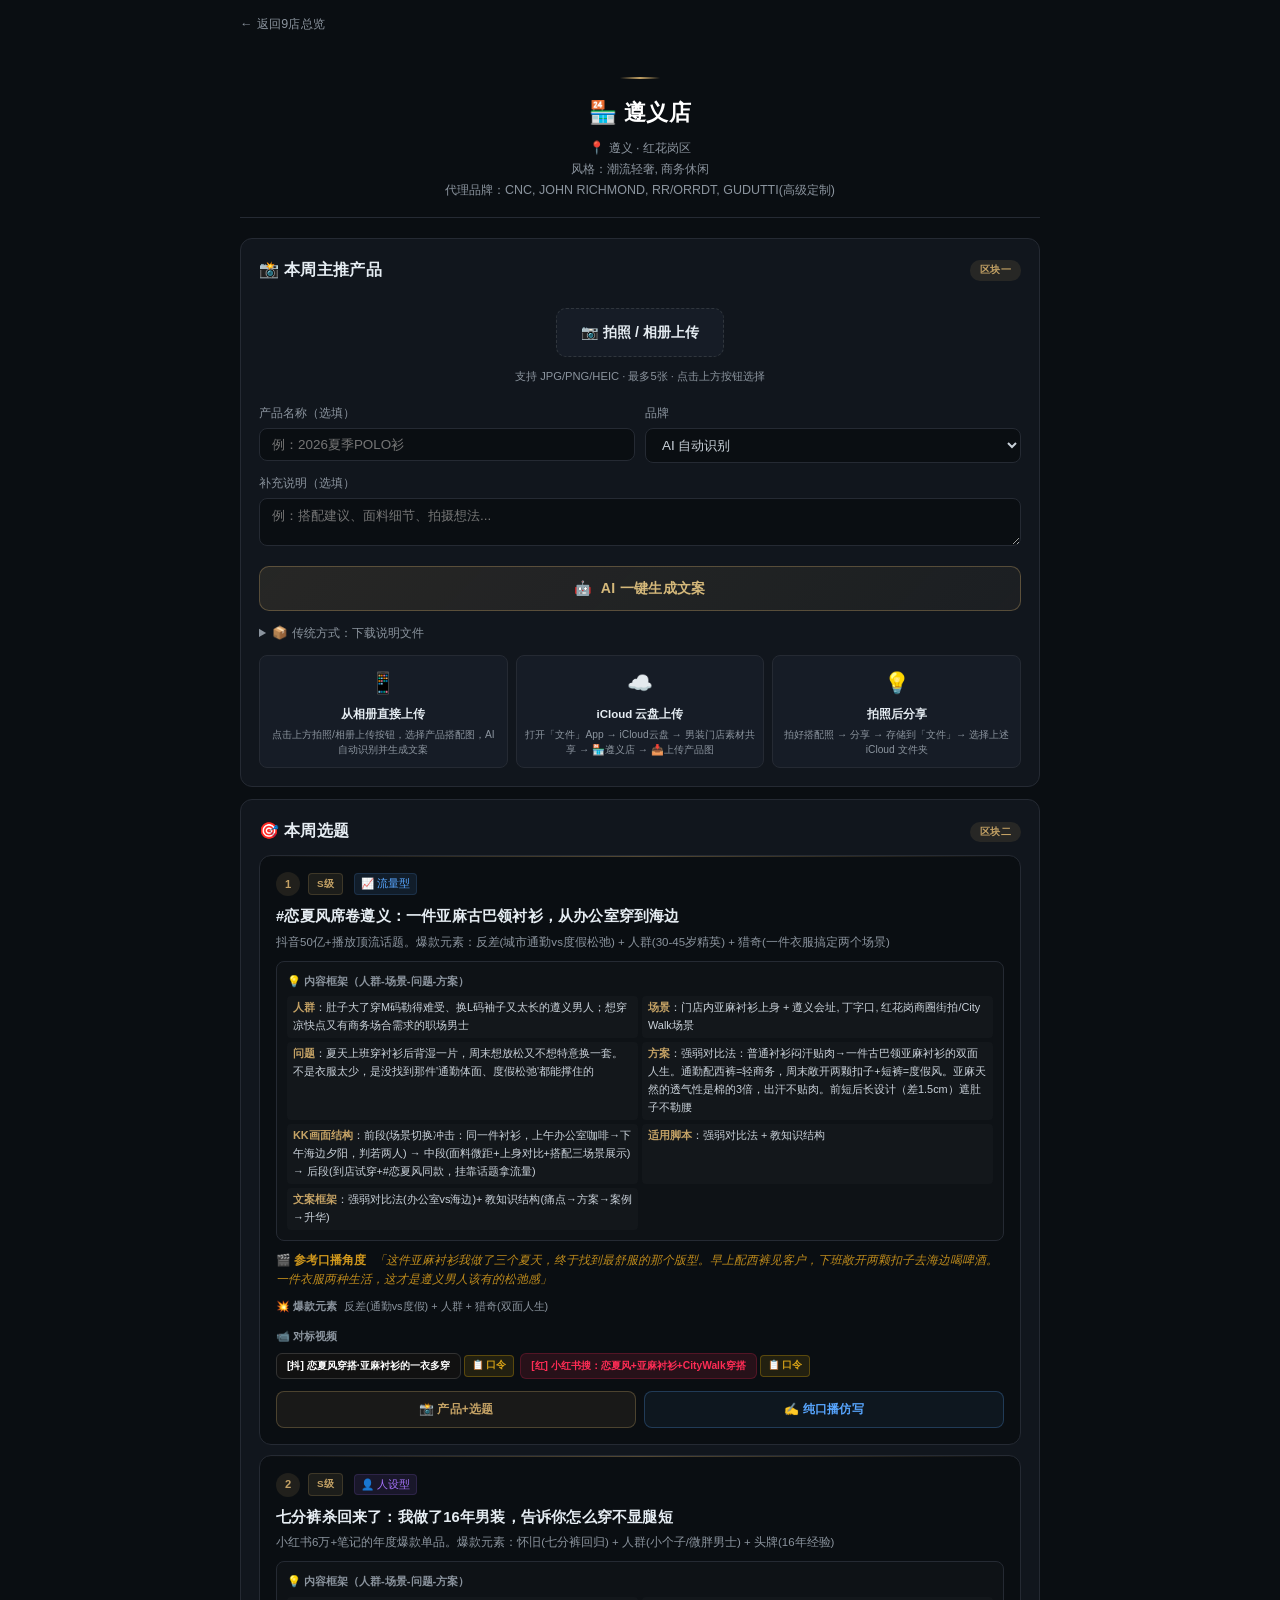
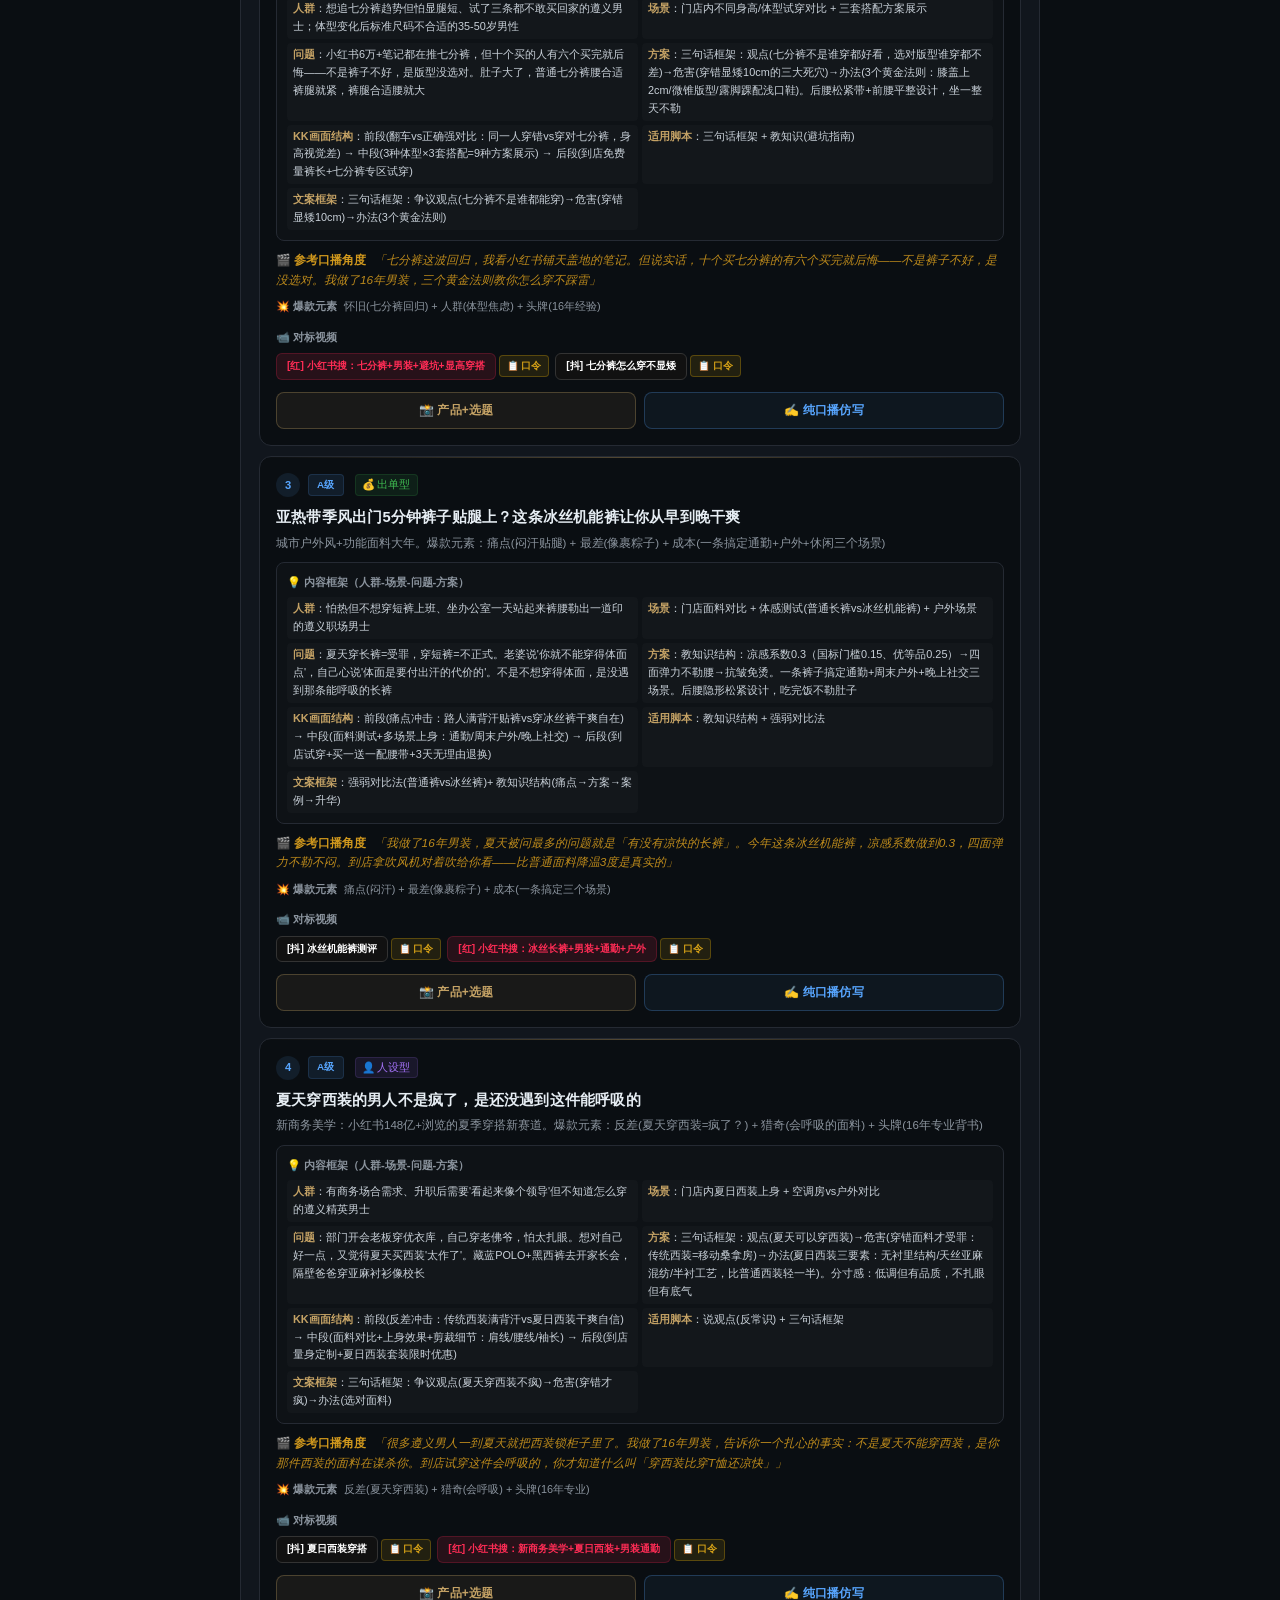
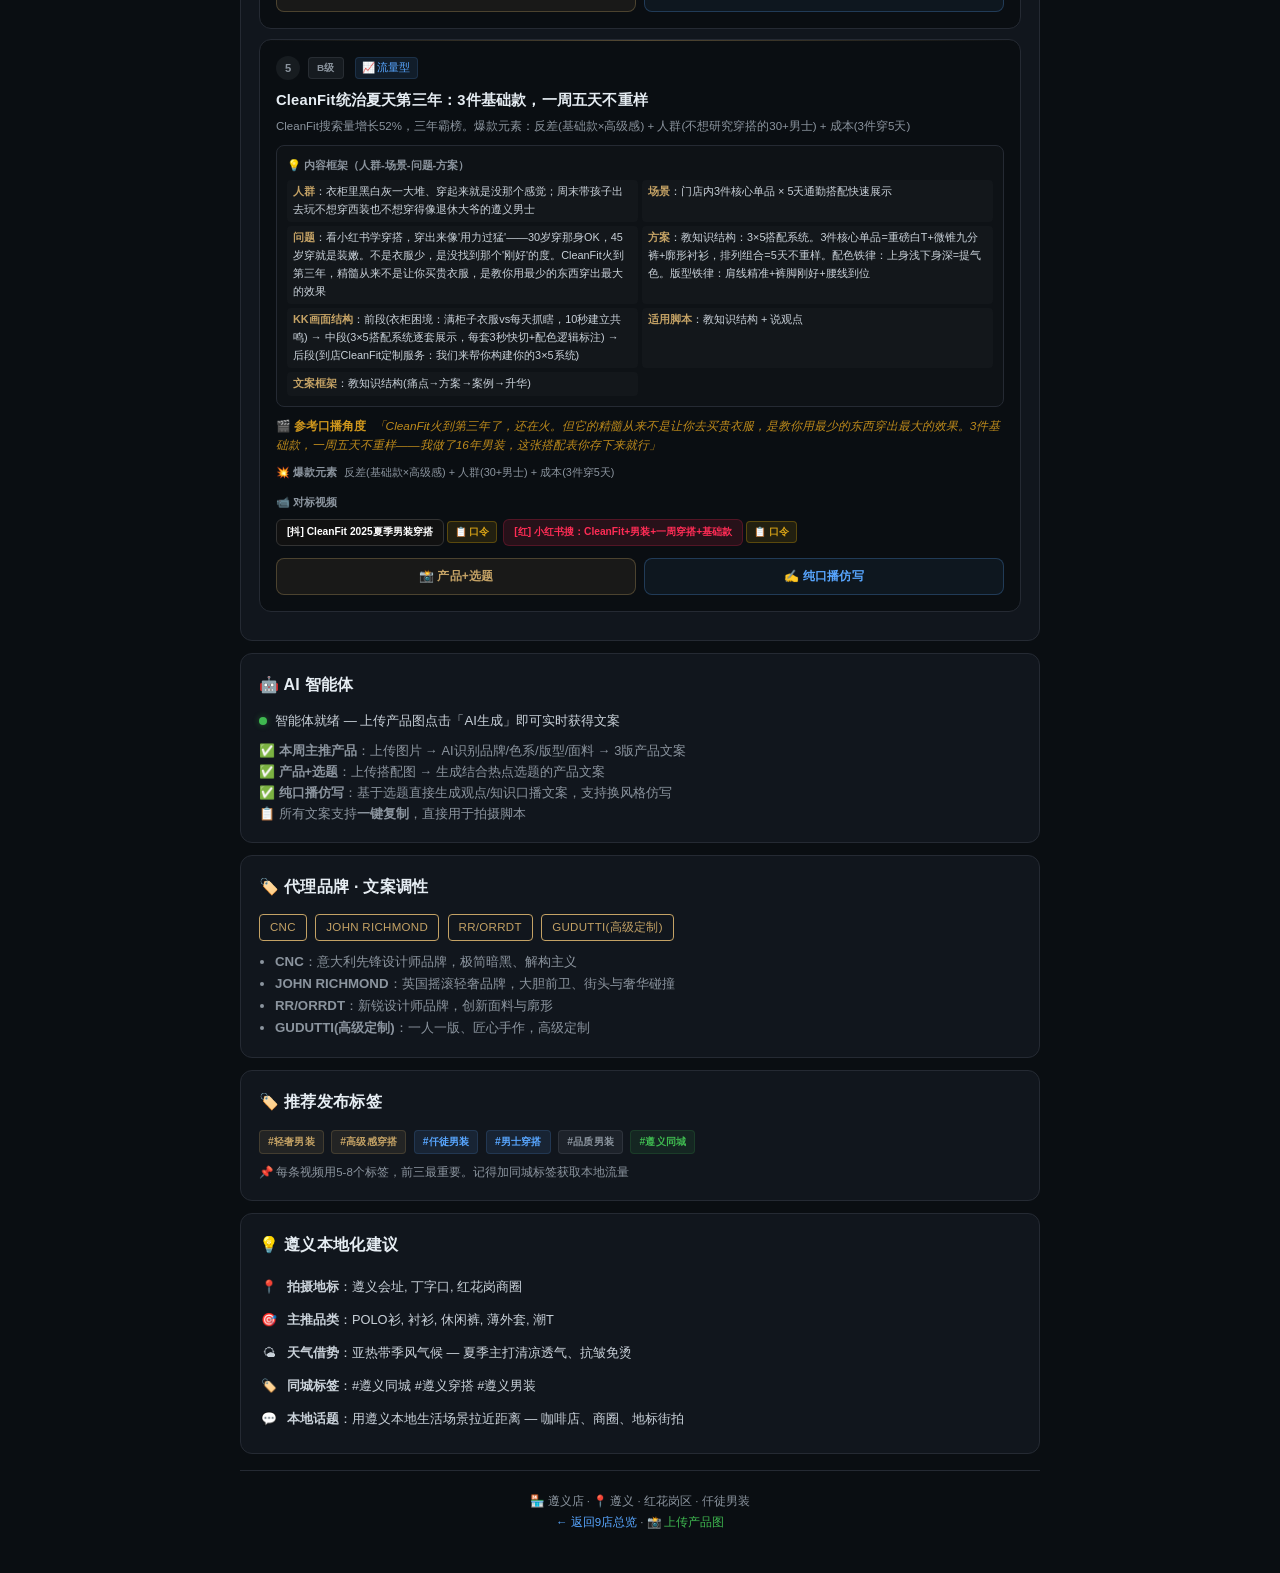
<file: stores/zunyi.html>
<!DOCTYPE html>
<html lang="zh-CN">
<head>
<meta charset="UTF-8">
<meta name="viewport" content="width=device-width, initial-scale=1.0, user-scalable=yes">
<title>遵义店 · 仟徒男装</title>
<link rel="stylesheet" href="../css/store.css?v=1782382795">
</head>
<body>

<a href="../index.html" class="nav-back">← 返回9店总览</a>

<div class="store-header">
<h1>🏪 遵义店</h1>
<p class="subtitle">📍 遵义 · 红花岗区<br>风格：潮流轻奢, 商务休闲<br>代理品牌：CNC, JOHN RICHMOND, RR/ORRDT, GUDUTTI(高级定制)</p>
</div>

<!-- ===== 区块一：📸 本周主推产品 ===== -->
<div class="zone zone-product card" id="upload-zone">
<div class="zone-header">
  <h2>📸 本周主推产品</h2>
  <span class="zone-badge">区块一</span>
</div>

<!-- 图片选择 (修复iOS: label包裹方式) -->
<div class="photo-upload-area" id="photo-area">
  <label for="prod-photos" class="photo-upload-label">📷 拍照 / 相册上传</label>
  <input type="file" id="prod-photos" accept="image/*" multiple class="photo-input-hidden">
  <div class="photo-upload-hint">
    支持 JPG/PNG/HEIC · 最多5张 · 点击上方按钮选择
    <span id="photo-count"></span>
  </div>
</div>
<div class="photo-previews" id="photo-previews"></div>

<!-- AI视觉自动识别颜色/品牌/风格，无需手动选择 -->
<div class="product-form" id="product-form"
     data-store-name="遵义店"
     data-store-id="zunyi"
     data-store-brands="CNC, JOHN RICHMOND, RR/ORRDT, GUDUTTI(高级定制)"
     data-worker-url="https://interviews-encounter-jack-sand.trycloudflare.com"
     data-store-city="遵义">
  <div class="form-row">
    <div>
      <label>产品名称（选填）</label>
      <input type="text" id="prod-name" placeholder="例：2026夏季POLO衫">
    </div>
    <div>
      <label>品牌</label>
      <select id="prod-brand">
        <option value="">AI 自动识别</option>
<option value="CNC">CNC</option>
<option value="JOHN RICHMOND">JOHN RICHMOND</option>
<option value="RR/ORRDT">RR/ORRDT</option>
<option value="GUDUTTI(高级定制)">GUDUTTI(高级定制)</option>
      </select>
    </div>
  </div>
  <div>
    <label>补充说明（选填）</label>
    <textarea id="prod-notes" placeholder="例：搭配建议、面料细节、拍摄想法..." rows="2"></textarea>
  </div>

  <!-- 主操作按钮 -->
  <div class="form-actions">
    <button class="btn-generate" id="btn-generate">
      <span class="btn-generate-icon">🤖</span>
      <span class="btn-generate-text">AI 一键生成文案</span>
    </button>
  </div>

  <!-- 状态区 -->
  <div class="state-section hidden" id="state-uploading">
    <div class="loading-spinner"></div>
    <p class="state-text">🔄 正在处理图片...</p>
  </div>
  <div class="state-section hidden" id="state-analyzing">
    <div class="loading-spinner"></div>
    <p class="state-text">🤖 AI 正在分析商品...</p>
    <p class="state-hint">品牌识别 · 风格分析 · 卖点提炼 · 3版文案生成</p>
  </div>
  <div class="state-section hidden" id="state-error">
    <p class="error-msg">⚠️ <span id="error-text"></span></p>
    <button class="btn-retry" id="btn-retry">🔄 重试</button>
  </div>

  <!-- AI 识别结果摘要 -->
  <div class="analysis-summary hidden" id="analysis-summary"></div>

  <!-- 文案结果 -->
  <div class="results-section hidden" id="results-section">
    <div class="results-header">
      <h3>✍️ 生成结果</h3>
      <button class="btn-copy-all" id="btn-copy-all">📋 一键复制全部</button>
    </div>
    <div id="copy-cards"></div>
    <div class="results-actions">
      <button class="btn-regenerate" id="btn-regenerate">🔄 重新生成</button>
    </div>
  </div>

  <!-- 传统方式（折叠保留） -->
  <details class="legacy-section">
    <summary>📦 传统方式：下载说明文件</summary>
    <div class="form-actions" style="margin-top:8px">
      <button class="btn-secondary" id="btn-download-txt">📥 下载产品说明文件</button>
      <button class="btn-copy" id="btn-copy-text">📋 复制文本</button>
    </div>
    <div id="preview-box" class="preview-box hidden"></div>
  </details>
</div>

<!-- iCloud 上传方式（保留作为备用） -->
<div class="upload-methods">
  <div class="upload-method">
    <span class="method-icon">📱</span>
    <div class="method-title">从相册直接上传</div>
    <div class="method-desc">点击上方拍照/相册上传按钮，选择产品搭配图，AI自动识别并生成文案</div>
  </div>
  <div class="upload-method">
    <span class="method-icon">☁️</span>
    <div class="method-title">iCloud 云盘上传</div>
    <div class="method-desc">打开「文件」App → iCloud云盘 → 男装门店素材共享 → 🏪遵义店 → 📥上传产品图</div>
  </div>
  <div class="upload-method">
    <span class="method-icon">💡</span>
    <div class="method-title">拍照后分享</div>
    <div class="method-desc">拍好搭配照 → 分享 → 存储到「文件」→ 选择上述 iCloud 文件夹</div>
  </div>
</div>
</div>

<!-- ===== 区块二：🎯 本周选题 ===== -->
<div class="zone zone-topics card">
<div class="zone-header">
  <h2>🎯 本周选题</h2>
  <span class="zone-badge">区块二</span>
</div>
<div id="wechat-notice" class="wechat-notice hidden">
  💡 微信内无法直接跳转抖音/小红书App，请点击右上角 <strong>「在Safari中打开」</strong> 或使用视频旁的 📋<strong>口令</strong>按钮复制搜索词后到App内搜索
</div>

<div class="topic-card" data-topic-data='{"title": "#恋夏风席卷遵义：一件亚麻古巴领衬衫，从办公室穿到海边", "ctype": "流量型", "angle": "这件亚麻衬衫我做了三个夏天，终于找到最舒服的那个版型。早上配西裤见客户，下班敞开两颗扣子去海边喝啤酒。一件衣服两种生活，这才是遵义男人该有的松弛感", "framework": {"人群": "肚子大了穿M码勒得难受、换L码袖子又太长的遵义男人；想穿凉快点又有商务场合需求的职场男士", "场景": "门店内亚麻衬衫上身 + 遵义会址, 丁字口, 红花岗商圈街拍/City Walk场景", "问题": "夏天上班穿衬衫后背湿一片，周末想放松又不想特意换一套。不是衣服太少，是没找到那件&#39;通勤体面、度假松弛&#39;都能撑住的", "方案": "强弱对比法：普通衬衫闷汗贴肉→一件古巴领亚麻衬衫的双面人生。通勤配西裤=轻商务，周末敞开两颗扣子+短裤=度假风。亚麻天然的透气性是棉的3倍，出汗不贴肉。前短后长设计（差1.5cm）遮肚子不勒腰", "KK画面结构": "前段(场景切换冲击：同一件衬衫，上午办公室咖啡→下午海边夕阳，判若两人) → 中段(面料微距+上身对比+搭配三场景展示) → 后段(到店试穿+#恋夏风同款，挂靠话题拿流量)", "适用脚本": "强弱对比法 + 教知识结构", "文案框架": "强弱对比法(办公室vs海边)+ 教知识结构(痛点→方案→案例→升华)"}, "grade": "S", "idx": 0}'>
<div class="topic-card-hd">
  <span class="topic-card-num s">1</span>
  <span class="topic-card-grade tag tag-s">S级</span>
  <span class="topic-card-ctype ctype-flow">📈 流量型</span>
</div>
<div class="topic-card-title">#恋夏风席卷遵义：一件亚麻古巴领衬衫，从办公室穿到海边</div>
<div class="topic-card-desc">抖音50亿+播放顶流话题。爆款元素：反差(城市通勤vs度假松弛) + 人群(30-45岁精英) + 猎奇(一件衣服搞定两个场景)</div>

<div class="topic-card-framework">
  <div class="fw-title">💡 内容框架（人群-场景-问题-方案）</div>
  <div class="fw-grid"><span class="fw-item"><b>人群</b>：肚子大了穿M码勒得难受、换L码袖子又太长的遵义男人；想穿凉快点又有商务场合需求的职场男士</span><span class="fw-item"><b>场景</b>：门店内亚麻衬衫上身 + 遵义会址, 丁字口, 红花岗商圈街拍/City Walk场景</span><span class="fw-item"><b>问题</b>：夏天上班穿衬衫后背湿一片，周末想放松又不想特意换一套。不是衣服太少，是没找到那件'通勤体面、度假松弛'都能撑住的</span><span class="fw-item"><b>方案</b>：强弱对比法：普通衬衫闷汗贴肉→一件古巴领亚麻衬衫的双面人生。通勤配西裤=轻商务，周末敞开两颗扣子+短裤=度假风。亚麻天然的透气性是棉的3倍，出汗不贴肉。前短后长设计（差1.5cm）遮肚子不勒腰</span><span class="fw-item"><b>KK画面结构</b>：前段(场景切换冲击：同一件衬衫，上午办公室咖啡→下午海边夕阳，判若两人) → 中段(面料微距+上身对比+搭配三场景展示) → 后段(到店试穿+#恋夏风同款，挂靠话题拿流量)</span><span class="fw-item"><b>适用脚本</b>：强弱对比法 + 教知识结构</span><span class="fw-item"><b>文案框架</b>：强弱对比法(办公室vs海边)+ 教知识结构(痛点→方案→案例→升华)</span></div>
</div>

<div class="topic-card-angle">
  <span class="angle-label">🎬 参考口播角度</span>
  <span class="angle-text">「这件亚麻衬衫我做了三个夏天，终于找到最舒服的那个版型。早上配西裤见客户，下班敞开两颗扣子去海边喝啤酒。一件衣服两种生活，这才是遵义男人该有的松弛感」</span>
</div>

<div class="topic-card-explosive">
  <span class="angle-label">💥 爆款元素</span>
  <span>反差(通勤vs度假) + 人群 + 猎奇(双面人生)</span>
</div>

<div class="topic-card-videos">
  <span class="video-label">📹 对标视频</span>
  <div class="video-links"><span class="video-link-wrap">
            <a href="https://www.douyin.com/search/恋夏风+男装+亚麻衬衫" target="_blank" rel="noopener" class="video-link plat-dy" data-platform="douyin">[抖] 恋夏风穿搭·亚麻衬衫的一衣多穿</a>
            <button class="btn-copy-code" data-platform="douyin" data-search="恋夏风 男装 亚麻衬衫 一衣多穿" data-url="https://www.douyin.com/search/恋夏风+男装+亚麻衬衫" title="打开抖音搜索「恋夏风 男装 亚麻衬衫 一衣多穿」">📋 口令</button>
            </span> <span class="video-link-wrap">
            <a href="https://www.xiaohongshu.com/search_result?keyword=恋夏风+亚麻衬衫+CityWalk" target="_blank" rel="noopener" class="video-link plat-xhs" data-platform="xhs">[红] 小红书搜：恋夏风+亚麻衬衫+CityWalk穿搭</a>
            <button class="btn-copy-code" data-platform="xhs" data-search="恋夏风 亚麻衬衫 CityWalk 男装" data-url="https://www.xiaohongshu.com/search_result?keyword=恋夏风+亚麻衬衫+CityWalk" title="打开小红书搜索「恋夏风 亚麻衬衫 CityWalk 男装」">📋 口令</button>
            </span> </div>
</div>

<div class="topic-card-action">
  <div class="topic-actions topic-actions-3">
    <button class="btn-topic-product" data-topic-idx="0" data-mode="product_topic">
      📸 产品+选题
    </button>
    <button class="btn-topic-oral" data-topic-idx="0" data-mode="oral_rewrite">
      ✍️ 纯口播仿写
    </button>
  </div>
</div>

<!-- 选题内嵌结果区（产品+选题 / 纯口播仿写） -->
<div class="topic-result hidden" id="topic-result-0">
  <div class="topic-result-loading hidden" id="topic-loading-0">
    <div class="loading-spinner"></div>
    <p class="state-text">🤖 AI 正在生成...</p>
  </div>
  <div class="topic-result-error hidden" id="topic-error-0">
    <p class="error-msg"></p>
    <button class="btn-retry btn-retry-topic" data-topic-idx="0">🔄 重试</button>
  </div>
  <div class="topic-result-content" id="topic-content-0"></div>
  <div class="topic-result-actions hidden" id="topic-actions-0">
    <button class="btn-topic-regenerate" data-topic-idx="0" data-mode="oral_rewrite">🔄 重新生成口播</button>
    <button class="btn-topic-regenerate" data-topic-idx="0" data-mode="product_topic">📸 换个产品重新生成</button>
  </div>
  <!-- 发布文案按钮（在基础文案生成后出现） -->
  <div class="topic-publish-area hidden" id="topic-publish-area-0">
    <div class="publish-divider">
      <span>📤 确认基础文案无误后，一键生成3版发布级文案</span>
    </div>
    <button class="btn-publish-copy" data-topic-idx="0" data-mode="publish_copy">
      📤 一键生成发布文案（3版）
    </button>
    <div class="topic-publish-result hidden" id="topic-publish-result-0">
      <div class="topic-publish-loading hidden" id="topic-publish-loading-0">
        <div class="loading-spinner"></div>
        <p class="state-text">🤖 正在生成3版发布文案...</p>
      </div>
      <div class="topic-publish-error hidden" id="topic-publish-error-0">
        <p class="error-msg"></p>
        <button class="btn-retry btn-retry-publish" data-topic-idx="0">🔄 重试</button>
      </div>
      <div class="topic-publish-content" id="topic-publish-content-0"></div>
    </div>
  </div>
</div>
</div>
<div class="topic-card" data-topic-data='{"title": "七分裤杀回来了：我做了16年男装，告诉你怎么穿不显腿短", "ctype": "人设型", "angle": "七分裤这波回归，我看小红书铺天盖地的笔记。但说实话，十个买七分裤的有六个买完就后悔——不是裤子不好，是没选对。我做了16年男装，三个黄金法则教你怎么穿不踩雷", "framework": {"人群": "想追七分裤趋势但怕显腿短、试了三条都不敢买回家的遵义男士；体型变化后标准尺码不合适的35-50岁男性", "场景": "门店内不同身高/体型试穿对比 + 三套搭配方案展示", "问题": "小红书6万+笔记都在推七分裤，但十个买的人有六个买完就后悔——不是裤子不好，是版型没选对。肚子大了，普通七分裤腰合适裤腿就紧，裤腿合适腰就大", "方案": "三句话框架：观点(七分裤不是谁穿都好看，选对版型谁穿都不差)→危害(穿错显矮10cm的三大死穴)→办法(3个黄金法则：膝盖上2cm/微锥版型/露脚踝配浅口鞋)。后腰松紧带+前腰平整设计，坐一整天不勒", "KK画面结构": "前段(翻车vs正确强对比：同一人穿错vs穿对七分裤，身高视觉差) → 中段(3种体型×3套搭配=9种方案展示) → 后段(到店免费量裤长+七分裤专区试穿)", "适用脚本": "三句话框架 + 教知识(避坑指南)", "文案框架": "三句话框架：争议观点(七分裤不是谁都能穿)→危害(穿错显矮10cm)→办法(3个黄金法则)"}, "grade": "S", "idx": 1}'>
<div class="topic-card-hd">
  <span class="topic-card-num s">2</span>
  <span class="topic-card-grade tag tag-s">S级</span>
  <span class="topic-card-ctype ctype-persona">👤 人设型</span>
</div>
<div class="topic-card-title">七分裤杀回来了：我做了16年男装，告诉你怎么穿不显腿短</div>
<div class="topic-card-desc">小红书6万+笔记的年度爆款单品。爆款元素：怀旧(七分裤回归) + 人群(小个子/微胖男士) + 头牌(16年经验)</div>

<div class="topic-card-framework">
  <div class="fw-title">💡 内容框架（人群-场景-问题-方案）</div>
  <div class="fw-grid"><span class="fw-item"><b>人群</b>：想追七分裤趋势但怕显腿短、试了三条都不敢买回家的遵义男士；体型变化后标准尺码不合适的35-50岁男性</span><span class="fw-item"><b>场景</b>：门店内不同身高/体型试穿对比 + 三套搭配方案展示</span><span class="fw-item"><b>问题</b>：小红书6万+笔记都在推七分裤，但十个买的人有六个买完就后悔——不是裤子不好，是版型没选对。肚子大了，普通七分裤腰合适裤腿就紧，裤腿合适腰就大</span><span class="fw-item"><b>方案</b>：三句话框架：观点(七分裤不是谁穿都好看，选对版型谁穿都不差)→危害(穿错显矮10cm的三大死穴)→办法(3个黄金法则：膝盖上2cm/微锥版型/露脚踝配浅口鞋)。后腰松紧带+前腰平整设计，坐一整天不勒</span><span class="fw-item"><b>KK画面结构</b>：前段(翻车vs正确强对比：同一人穿错vs穿对七分裤，身高视觉差) → 中段(3种体型×3套搭配=9种方案展示) → 后段(到店免费量裤长+七分裤专区试穿)</span><span class="fw-item"><b>适用脚本</b>：三句话框架 + 教知识(避坑指南)</span><span class="fw-item"><b>文案框架</b>：三句话框架：争议观点(七分裤不是谁都能穿)→危害(穿错显矮10cm)→办法(3个黄金法则)</span></div>
</div>

<div class="topic-card-angle">
  <span class="angle-label">🎬 参考口播角度</span>
  <span class="angle-text">「七分裤这波回归，我看小红书铺天盖地的笔记。但说实话，十个买七分裤的有六个买完就后悔——不是裤子不好，是没选对。我做了16年男装，三个黄金法则教你怎么穿不踩雷」</span>
</div>

<div class="topic-card-explosive">
  <span class="angle-label">💥 爆款元素</span>
  <span>怀旧(七分裤回归) + 人群(体型焦虑) + 头牌(16年经验)</span>
</div>

<div class="topic-card-videos">
  <span class="video-label">📹 对标视频</span>
  <div class="video-links"><span class="video-link-wrap">
            <a href="https://www.xiaohongshu.com/search_result?keyword=七分裤+男装+避坑+显高" target="_blank" rel="noopener" class="video-link plat-xhs" data-platform="xhs">[红] 小红书搜：七分裤+男装+避坑+显高穿搭</a>
            <button class="btn-copy-code" data-platform="xhs" data-search="七分裤 男装 避坑 显高 穿搭" data-url="https://www.xiaohongshu.com/search_result?keyword=七分裤+男装+避坑+显高" title="打开小红书搜索「七分裤 男装 避坑 显高 穿搭」">📋 口令</button>
            </span> <span class="video-link-wrap">
            <a href="https://www.douyin.com/search/七分裤+男+怎么穿+不显矮" target="_blank" rel="noopener" class="video-link plat-dy" data-platform="douyin">[抖] 七分裤怎么穿不显矮</a>
            <button class="btn-copy-code" data-platform="douyin" data-search="七分裤 男生 怎么穿 显高" data-url="https://www.douyin.com/search/七分裤+男+怎么穿+不显矮" title="打开抖音搜索「七分裤 男生 怎么穿 显高」">📋 口令</button>
            </span> </div>
</div>

<div class="topic-card-action">
  <div class="topic-actions topic-actions-3">
    <button class="btn-topic-product" data-topic-idx="1" data-mode="product_topic">
      📸 产品+选题
    </button>
    <button class="btn-topic-oral" data-topic-idx="1" data-mode="oral_rewrite">
      ✍️ 纯口播仿写
    </button>
  </div>
</div>

<!-- 选题内嵌结果区（产品+选题 / 纯口播仿写） -->
<div class="topic-result hidden" id="topic-result-1">
  <div class="topic-result-loading hidden" id="topic-loading-1">
    <div class="loading-spinner"></div>
    <p class="state-text">🤖 AI 正在生成...</p>
  </div>
  <div class="topic-result-error hidden" id="topic-error-1">
    <p class="error-msg"></p>
    <button class="btn-retry btn-retry-topic" data-topic-idx="1">🔄 重试</button>
  </div>
  <div class="topic-result-content" id="topic-content-1"></div>
  <div class="topic-result-actions hidden" id="topic-actions-1">
    <button class="btn-topic-regenerate" data-topic-idx="1" data-mode="oral_rewrite">🔄 重新生成口播</button>
    <button class="btn-topic-regenerate" data-topic-idx="1" data-mode="product_topic">📸 换个产品重新生成</button>
  </div>
  <!-- 发布文案按钮（在基础文案生成后出现） -->
  <div class="topic-publish-area hidden" id="topic-publish-area-1">
    <div class="publish-divider">
      <span>📤 确认基础文案无误后，一键生成3版发布级文案</span>
    </div>
    <button class="btn-publish-copy" data-topic-idx="1" data-mode="publish_copy">
      📤 一键生成发布文案（3版）
    </button>
    <div class="topic-publish-result hidden" id="topic-publish-result-1">
      <div class="topic-publish-loading hidden" id="topic-publish-loading-1">
        <div class="loading-spinner"></div>
        <p class="state-text">🤖 正在生成3版发布文案...</p>
      </div>
      <div class="topic-publish-error hidden" id="topic-publish-error-1">
        <p class="error-msg"></p>
        <button class="btn-retry btn-retry-publish" data-topic-idx="1">🔄 重试</button>
      </div>
      <div class="topic-publish-content" id="topic-publish-content-1"></div>
    </div>
  </div>
</div>
</div>
<div class="topic-card" data-topic-data='{"title": "亚热带季风出门5分钟裤子贴腿上？这条冰丝机能裤让你从早到晚干爽", "ctype": "出单型", "angle": "我做了16年男装，夏天被问最多的问题就是「有没有凉快的长裤」。今年这条冰丝机能裤，凉感系数做到0.3，四面弹力不勒不闷。到店拿吹风机对着吹给你看——比普通面料降温3度是真实的", "framework": {"人群": "怕热但不想穿短裤上班、坐办公室一天站起来裤腰勒出一道印的遵义职场男士", "场景": "门店面料对比 + 体感测试(普通长裤vs冰丝机能裤) + 户外场景", "问题": "夏天穿长裤=受罪，穿短裤=不正式。老婆说&#39;你就不能穿得体面点&#39;，自己心说&#39;体面是要付出汗的代价的&#39;。不是不想穿得体面，是没遇到那条能呼吸的长裤", "方案": "教知识结构：凉感系数0.3（国标门槛0.15、优等品0.25）→四面弹力不勒腰→抗皱免烫。一条裤子搞定通勤+周末户外+晚上社交三场景。后腰隐形松紧设计，吃完饭不勒肚子", "KK画面结构": "前段(痛点冲击：路人满背汗贴裤vs穿冰丝裤干爽自在) → 中段(面料测试+多场景上身：通勤/周末户外/晚上社交) → 后段(到店试穿+买一送一配腰带+3天无理由退换)", "适用脚本": "教知识结构 + 强弱对比法", "文案框架": "强弱对比法(普通裤vs冰丝裤)+ 教知识结构(痛点→方案→案例→升华)"}, "grade": "A", "idx": 2}'>
<div class="topic-card-hd">
  <span class="topic-card-num a">3</span>
  <span class="topic-card-grade tag tag-a">A级</span>
  <span class="topic-card-ctype ctype-order">💰 出单型</span>
</div>
<div class="topic-card-title">亚热带季风出门5分钟裤子贴腿上？这条冰丝机能裤让你从早到晚干爽</div>
<div class="topic-card-desc">城市户外风+功能面料大年。爆款元素：痛点(闷汗贴腿) + 最差(像裹粽子) + 成本(一条搞定通勤+户外+休闲三个场景)</div>

<div class="topic-card-framework">
  <div class="fw-title">💡 内容框架（人群-场景-问题-方案）</div>
  <div class="fw-grid"><span class="fw-item"><b>人群</b>：怕热但不想穿短裤上班、坐办公室一天站起来裤腰勒出一道印的遵义职场男士</span><span class="fw-item"><b>场景</b>：门店面料对比 + 体感测试(普通长裤vs冰丝机能裤) + 户外场景</span><span class="fw-item"><b>问题</b>：夏天穿长裤=受罪，穿短裤=不正式。老婆说'你就不能穿得体面点'，自己心说'体面是要付出汗的代价的'。不是不想穿得体面，是没遇到那条能呼吸的长裤</span><span class="fw-item"><b>方案</b>：教知识结构：凉感系数0.3（国标门槛0.15、优等品0.25）→四面弹力不勒腰→抗皱免烫。一条裤子搞定通勤+周末户外+晚上社交三场景。后腰隐形松紧设计，吃完饭不勒肚子</span><span class="fw-item"><b>KK画面结构</b>：前段(痛点冲击：路人满背汗贴裤vs穿冰丝裤干爽自在) → 中段(面料测试+多场景上身：通勤/周末户外/晚上社交) → 后段(到店试穿+买一送一配腰带+3天无理由退换)</span><span class="fw-item"><b>适用脚本</b>：教知识结构 + 强弱对比法</span><span class="fw-item"><b>文案框架</b>：强弱对比法(普通裤vs冰丝裤)+ 教知识结构(痛点→方案→案例→升华)</span></div>
</div>

<div class="topic-card-angle">
  <span class="angle-label">🎬 参考口播角度</span>
  <span class="angle-text">「我做了16年男装，夏天被问最多的问题就是「有没有凉快的长裤」。今年这条冰丝机能裤，凉感系数做到0.3，四面弹力不勒不闷。到店拿吹风机对着吹给你看——比普通面料降温3度是真实的」</span>
</div>

<div class="topic-card-explosive">
  <span class="angle-label">💥 爆款元素</span>
  <span>痛点(闷汗) + 最差(像裹粽子) + 成本(一条搞定三个场景)</span>
</div>

<div class="topic-card-videos">
  <span class="video-label">📹 对标视频</span>
  <div class="video-links"><span class="video-link-wrap">
            <a href="https://www.douyin.com/search/冰丝+机能裤+男+测评" target="_blank" rel="noopener" class="video-link plat-dy" data-platform="douyin">[抖] 冰丝机能裤测评</a>
            <button class="btn-copy-code" data-platform="douyin" data-search="冰丝 机能裤 男 测评" data-url="https://www.douyin.com/search/冰丝+机能裤+男+测评" title="打开抖音搜索「冰丝 机能裤 男 测评」">📋 口令</button>
            </span> <span class="video-link-wrap">
            <a href="https://www.xiaohongshu.com/search_result?keyword=冰丝长裤+男装+通勤+户外" target="_blank" rel="noopener" class="video-link plat-xhs" data-platform="xhs">[红] 小红书搜：冰丝长裤+男装+通勤+户外</a>
            <button class="btn-copy-code" data-platform="xhs" data-search="冰丝长裤 男装 通勤 户外" data-url="https://www.xiaohongshu.com/search_result?keyword=冰丝长裤+男装+通勤+户外" title="打开小红书搜索「冰丝长裤 男装 通勤 户外」">📋 口令</button>
            </span> </div>
</div>

<div class="topic-card-action">
  <div class="topic-actions topic-actions-3">
    <button class="btn-topic-product" data-topic-idx="2" data-mode="product_topic">
      📸 产品+选题
    </button>
    <button class="btn-topic-oral" data-topic-idx="2" data-mode="oral_rewrite">
      ✍️ 纯口播仿写
    </button>
  </div>
</div>

<!-- 选题内嵌结果区（产品+选题 / 纯口播仿写） -->
<div class="topic-result hidden" id="topic-result-2">
  <div class="topic-result-loading hidden" id="topic-loading-2">
    <div class="loading-spinner"></div>
    <p class="state-text">🤖 AI 正在生成...</p>
  </div>
  <div class="topic-result-error hidden" id="topic-error-2">
    <p class="error-msg"></p>
    <button class="btn-retry btn-retry-topic" data-topic-idx="2">🔄 重试</button>
  </div>
  <div class="topic-result-content" id="topic-content-2"></div>
  <div class="topic-result-actions hidden" id="topic-actions-2">
    <button class="btn-topic-regenerate" data-topic-idx="2" data-mode="oral_rewrite">🔄 重新生成口播</button>
    <button class="btn-topic-regenerate" data-topic-idx="2" data-mode="product_topic">📸 换个产品重新生成</button>
  </div>
  <!-- 发布文案按钮（在基础文案生成后出现） -->
  <div class="topic-publish-area hidden" id="topic-publish-area-2">
    <div class="publish-divider">
      <span>📤 确认基础文案无误后，一键生成3版发布级文案</span>
    </div>
    <button class="btn-publish-copy" data-topic-idx="2" data-mode="publish_copy">
      📤 一键生成发布文案（3版）
    </button>
    <div class="topic-publish-result hidden" id="topic-publish-result-2">
      <div class="topic-publish-loading hidden" id="topic-publish-loading-2">
        <div class="loading-spinner"></div>
        <p class="state-text">🤖 正在生成3版发布文案...</p>
      </div>
      <div class="topic-publish-error hidden" id="topic-publish-error-2">
        <p class="error-msg"></p>
        <button class="btn-retry btn-retry-publish" data-topic-idx="2">🔄 重试</button>
      </div>
      <div class="topic-publish-content" id="topic-publish-content-2"></div>
    </div>
  </div>
</div>
</div>
<div class="topic-card" data-topic-data='{"title": "夏天穿西装的男人不是疯了，是还没遇到这件能呼吸的", "ctype": "人设型", "angle": "很多遵义男人一到夏天就把西装锁柜子里了。我做了16年男装，告诉你一个扎心的事实：不是夏天不能穿西装，是你那件西装的面料在谋杀你。到店试穿这件会呼吸的，你才知道什么叫「穿西装比穿T恤还凉快」", "framework": {"人群": "有商务场合需求、升职后需要&#39;看起来像个领导&#39;但不知道怎么穿的遵义精英男士", "场景": "门店内夏日西装上身 + 空调房vs户外对比", "问题": "部门开会老板穿优衣库，自己穿老佛爷，怕太扎眼。想对自己好一点，又觉得夏天买西装&#39;太作了&#39;。藏蓝POLO+黑西裤去开家长会，隔壁爸爸穿亚麻衬衫像校长", "方案": "三句话框架：观点(夏天可以穿西装)→危害(穿错面料才受罪：传统西装=移动桑拿房)→办法(夏日西装三要素：无衬里结构/天丝亚麻混纺/半衬工艺，比普通西装轻一半)。分寸感：低调但有品质，不扎眼但有底气", "KK画面结构": "前段(反差冲击：传统西装满背汗vs夏日西装干爽自信) → 中段(面料对比+上身效果+剪裁细节：肩线/腰线/袖长) → 后段(到店量身定制+夏日西装套装限时优惠)", "适用脚本": "说观点(反常识) + 三句话框架", "文案框架": "三句话框架：争议观点(夏天穿西装不疯)→危害(穿错才疯)→办法(选对面料)"}, "grade": "A", "idx": 3}'>
<div class="topic-card-hd">
  <span class="topic-card-num a">4</span>
  <span class="topic-card-grade tag tag-a">A级</span>
  <span class="topic-card-ctype ctype-persona">👤 人设型</span>
</div>
<div class="topic-card-title">夏天穿西装的男人不是疯了，是还没遇到这件能呼吸的</div>
<div class="topic-card-desc">新商务美学：小红书148亿+浏览的夏季穿搭新赛道。爆款元素：反差(夏天穿西装=疯了？) + 猎奇(会呼吸的面料) + 头牌(16年专业背书)</div>

<div class="topic-card-framework">
  <div class="fw-title">💡 内容框架（人群-场景-问题-方案）</div>
  <div class="fw-grid"><span class="fw-item"><b>人群</b>：有商务场合需求、升职后需要'看起来像个领导'但不知道怎么穿的遵义精英男士</span><span class="fw-item"><b>场景</b>：门店内夏日西装上身 + 空调房vs户外对比</span><span class="fw-item"><b>问题</b>：部门开会老板穿优衣库，自己穿老佛爷，怕太扎眼。想对自己好一点，又觉得夏天买西装'太作了'。藏蓝POLO+黑西裤去开家长会，隔壁爸爸穿亚麻衬衫像校长</span><span class="fw-item"><b>方案</b>：三句话框架：观点(夏天可以穿西装)→危害(穿错面料才受罪：传统西装=移动桑拿房)→办法(夏日西装三要素：无衬里结构/天丝亚麻混纺/半衬工艺，比普通西装轻一半)。分寸感：低调但有品质，不扎眼但有底气</span><span class="fw-item"><b>KK画面结构</b>：前段(反差冲击：传统西装满背汗vs夏日西装干爽自信) → 中段(面料对比+上身效果+剪裁细节：肩线/腰线/袖长) → 后段(到店量身定制+夏日西装套装限时优惠)</span><span class="fw-item"><b>适用脚本</b>：说观点(反常识) + 三句话框架</span><span class="fw-item"><b>文案框架</b>：三句话框架：争议观点(夏天穿西装不疯)→危害(穿错才疯)→办法(选对面料)</span></div>
</div>

<div class="topic-card-angle">
  <span class="angle-label">🎬 参考口播角度</span>
  <span class="angle-text">「很多遵义男人一到夏天就把西装锁柜子里了。我做了16年男装，告诉你一个扎心的事实：不是夏天不能穿西装，是你那件西装的面料在谋杀你。到店试穿这件会呼吸的，你才知道什么叫「穿西装比穿T恤还凉快」」</span>
</div>

<div class="topic-card-explosive">
  <span class="angle-label">💥 爆款元素</span>
  <span>反差(夏天穿西装) + 猎奇(会呼吸) + 头牌(16年专业)</span>
</div>

<div class="topic-card-videos">
  <span class="video-label">📹 对标视频</span>
  <div class="video-links"><span class="video-link-wrap">
            <a href="https://www.douyin.com/search/夏日+西装+男+轻商务" target="_blank" rel="noopener" class="video-link plat-dy" data-platform="douyin">[抖] 夏日西装穿搭</a>
            <button class="btn-copy-code" data-platform="douyin" data-search="夏日 西装 男 轻商务 穿搭" data-url="https://www.douyin.com/search/夏日+西装+男+轻商务" title="打开抖音搜索「夏日 西装 男 轻商务 穿搭」">📋 口令</button>
            </span> <span class="video-link-wrap">
            <a href="https://www.xiaohongshu.com/search_result?keyword=新商务美学+夏日西装+男装" target="_blank" rel="noopener" class="video-link plat-xhs" data-platform="xhs">[红] 小红书搜：新商务美学+夏日西装+男装通勤</a>
            <button class="btn-copy-code" data-platform="xhs" data-search="新商务美学 夏日西装 男装 通勤" data-url="https://www.xiaohongshu.com/search_result?keyword=新商务美学+夏日西装+男装" title="打开小红书搜索「新商务美学 夏日西装 男装 通勤」">📋 口令</button>
            </span> </div>
</div>

<div class="topic-card-action">
  <div class="topic-actions topic-actions-3">
    <button class="btn-topic-product" data-topic-idx="3" data-mode="product_topic">
      📸 产品+选题
    </button>
    <button class="btn-topic-oral" data-topic-idx="3" data-mode="oral_rewrite">
      ✍️ 纯口播仿写
    </button>
  </div>
</div>

<!-- 选题内嵌结果区（产品+选题 / 纯口播仿写） -->
<div class="topic-result hidden" id="topic-result-3">
  <div class="topic-result-loading hidden" id="topic-loading-3">
    <div class="loading-spinner"></div>
    <p class="state-text">🤖 AI 正在生成...</p>
  </div>
  <div class="topic-result-error hidden" id="topic-error-3">
    <p class="error-msg"></p>
    <button class="btn-retry btn-retry-topic" data-topic-idx="3">🔄 重试</button>
  </div>
  <div class="topic-result-content" id="topic-content-3"></div>
  <div class="topic-result-actions hidden" id="topic-actions-3">
    <button class="btn-topic-regenerate" data-topic-idx="3" data-mode="oral_rewrite">🔄 重新生成口播</button>
    <button class="btn-topic-regenerate" data-topic-idx="3" data-mode="product_topic">📸 换个产品重新生成</button>
  </div>
  <!-- 发布文案按钮（在基础文案生成后出现） -->
  <div class="topic-publish-area hidden" id="topic-publish-area-3">
    <div class="publish-divider">
      <span>📤 确认基础文案无误后，一键生成3版发布级文案</span>
    </div>
    <button class="btn-publish-copy" data-topic-idx="3" data-mode="publish_copy">
      📤 一键生成发布文案（3版）
    </button>
    <div class="topic-publish-result hidden" id="topic-publish-result-3">
      <div class="topic-publish-loading hidden" id="topic-publish-loading-3">
        <div class="loading-spinner"></div>
        <p class="state-text">🤖 正在生成3版发布文案...</p>
      </div>
      <div class="topic-publish-error hidden" id="topic-publish-error-3">
        <p class="error-msg"></p>
        <button class="btn-retry btn-retry-publish" data-topic-idx="3">🔄 重试</button>
      </div>
      <div class="topic-publish-content" id="topic-publish-content-3"></div>
    </div>
  </div>
</div>
</div>
<div class="topic-card" data-topic-data='{"title": "CleanFit统治夏天第三年：3件基础款，一周五天不重样", "ctype": "流量型", "angle": "CleanFit火到第三年了，还在火。但它的精髓从来不是让你去买贵衣服，是教你用最少的东西穿出最大的效果。3件基础款，一周五天不重样——我做了16年男装，这张搭配表你存下来就行", "framework": {"人群": "衣柜里黑白灰一大堆、穿起来就是没那个感觉；周末带孩子出去玩不想穿西装也不想穿得像退休大爷的遵义男士", "场景": "门店内3件核心单品 × 5天通勤搭配快速展示", "问题": "看小红书学穿搭，穿出来像&#39;用力过猛&#39;——30岁穿那身OK，45岁穿就是装嫩。不是衣服少，是没找到那个&#39;刚好&#39;的度。CleanFit火到第三年，精髓从来不是让你买贵衣服，是教你用最少的东西穿出最大的效果", "方案": "教知识结构：3×5搭配系统。3件核心单品=重磅白T+微锥九分裤+廓形衬衫，排列组合=5天不重样。配色铁律：上身浅下身深=提气色。版型铁律：肩线精准+裤脚刚好+腰线到位", "KK画面结构": "前段(衣柜困境：满柜子衣服vs每天抓瞎，10秒建立共鸣) → 中段(3×5搭配系统逐套展示，每套3秒快切+配色逻辑标注) → 后段(到店CleanFit定制服务：我们来帮你构建你的3×5系统)", "适用脚本": "教知识结构 + 说观点", "文案框架": "教知识结构(痛点→方案→案例→升华)"}, "grade": "B", "idx": 4}'>
<div class="topic-card-hd">
  <span class="topic-card-num b">5</span>
  <span class="topic-card-grade tag tag-b">B级</span>
  <span class="topic-card-ctype ctype-flow">📈 流量型</span>
</div>
<div class="topic-card-title">CleanFit统治夏天第三年：3件基础款，一周五天不重样</div>
<div class="topic-card-desc">CleanFit搜索量增长52%，三年霸榜。爆款元素：反差(基础款×高级感) + 人群(不想研究穿搭的30+男士) + 成本(3件穿5天)</div>

<div class="topic-card-framework">
  <div class="fw-title">💡 内容框架（人群-场景-问题-方案）</div>
  <div class="fw-grid"><span class="fw-item"><b>人群</b>：衣柜里黑白灰一大堆、穿起来就是没那个感觉；周末带孩子出去玩不想穿西装也不想穿得像退休大爷的遵义男士</span><span class="fw-item"><b>场景</b>：门店内3件核心单品 × 5天通勤搭配快速展示</span><span class="fw-item"><b>问题</b>：看小红书学穿搭，穿出来像'用力过猛'——30岁穿那身OK，45岁穿就是装嫩。不是衣服少，是没找到那个'刚好'的度。CleanFit火到第三年，精髓从来不是让你买贵衣服，是教你用最少的东西穿出最大的效果</span><span class="fw-item"><b>方案</b>：教知识结构：3×5搭配系统。3件核心单品=重磅白T+微锥九分裤+廓形衬衫，排列组合=5天不重样。配色铁律：上身浅下身深=提气色。版型铁律：肩线精准+裤脚刚好+腰线到位</span><span class="fw-item"><b>KK画面结构</b>：前段(衣柜困境：满柜子衣服vs每天抓瞎，10秒建立共鸣) → 中段(3×5搭配系统逐套展示，每套3秒快切+配色逻辑标注) → 后段(到店CleanFit定制服务：我们来帮你构建你的3×5系统)</span><span class="fw-item"><b>适用脚本</b>：教知识结构 + 说观点</span><span class="fw-item"><b>文案框架</b>：教知识结构(痛点→方案→案例→升华)</span></div>
</div>

<div class="topic-card-angle">
  <span class="angle-label">🎬 参考口播角度</span>
  <span class="angle-text">「CleanFit火到第三年了，还在火。但它的精髓从来不是让你去买贵衣服，是教你用最少的东西穿出最大的效果。3件基础款，一周五天不重样——我做了16年男装，这张搭配表你存下来就行」</span>
</div>

<div class="topic-card-explosive">
  <span class="angle-label">💥 爆款元素</span>
  <span>反差(基础款×高级感) + 人群(30+男士) + 成本(3件穿5天)</span>
</div>

<div class="topic-card-videos">
  <span class="video-label">📹 对标视频</span>
  <div class="video-links"><span class="video-link-wrap">
            <a href="https://www.douyin.com/search/CleanFit+男+夏季+基础款" target="_blank" rel="noopener" class="video-link plat-dy" data-platform="douyin">[抖] CleanFit 2025夏季男装穿搭</a>
            <button class="btn-copy-code" data-platform="douyin" data-search="CleanFit 男 夏季 基础款 穿搭" data-url="https://www.douyin.com/search/CleanFit+男+夏季+基础款" title="打开抖音搜索「CleanFit 男 夏季 基础款 穿搭」">📋 口令</button>
            </span> <span class="video-link-wrap">
            <a href="https://www.xiaohongshu.com/search_result?keyword=CleanFit+男装+一周穿搭" target="_blank" rel="noopener" class="video-link plat-xhs" data-platform="xhs">[红] 小红书搜：CleanFit+男装+一周穿搭+基础款</a>
            <button class="btn-copy-code" data-platform="xhs" data-search="CleanFit 男装 一周穿搭 基础款" data-url="https://www.xiaohongshu.com/search_result?keyword=CleanFit+男装+一周穿搭" title="打开小红书搜索「CleanFit 男装 一周穿搭 基础款」">📋 口令</button>
            </span> </div>
</div>

<div class="topic-card-action">
  <div class="topic-actions topic-actions-3">
    <button class="btn-topic-product" data-topic-idx="4" data-mode="product_topic">
      📸 产品+选题
    </button>
    <button class="btn-topic-oral" data-topic-idx="4" data-mode="oral_rewrite">
      ✍️ 纯口播仿写
    </button>
  </div>
</div>

<!-- 选题内嵌结果区（产品+选题 / 纯口播仿写） -->
<div class="topic-result hidden" id="topic-result-4">
  <div class="topic-result-loading hidden" id="topic-loading-4">
    <div class="loading-spinner"></div>
    <p class="state-text">🤖 AI 正在生成...</p>
  </div>
  <div class="topic-result-error hidden" id="topic-error-4">
    <p class="error-msg"></p>
    <button class="btn-retry btn-retry-topic" data-topic-idx="4">🔄 重试</button>
  </div>
  <div class="topic-result-content" id="topic-content-4"></div>
  <div class="topic-result-actions hidden" id="topic-actions-4">
    <button class="btn-topic-regenerate" data-topic-idx="4" data-mode="oral_rewrite">🔄 重新生成口播</button>
    <button class="btn-topic-regenerate" data-topic-idx="4" data-mode="product_topic">📸 换个产品重新生成</button>
  </div>
  <!-- 发布文案按钮（在基础文案生成后出现） -->
  <div class="topic-publish-area hidden" id="topic-publish-area-4">
    <div class="publish-divider">
      <span>📤 确认基础文案无误后，一键生成3版发布级文案</span>
    </div>
    <button class="btn-publish-copy" data-topic-idx="4" data-mode="publish_copy">
      📤 一键生成发布文案（3版）
    </button>
    <div class="topic-publish-result hidden" id="topic-publish-result-4">
      <div class="topic-publish-loading hidden" id="topic-publish-loading-4">
        <div class="loading-spinner"></div>
        <p class="state-text">🤖 正在生成3版发布文案...</p>
      </div>
      <div class="topic-publish-error hidden" id="topic-publish-error-4">
        <p class="error-msg"></p>
        <button class="btn-retry btn-retry-publish" data-topic-idx="4">🔄 重试</button>
      </div>
      <div class="topic-publish-content" id="topic-publish-content-4"></div>
    </div>
  </div>
</div>
</div>
</div>

<!-- ===== 区块三：品牌 + AI + 标签 + 本地化 ===== -->
<div class="card">
<h2>🤖 AI 智能体</h2>
<div class="status-panel">
<span class="status-dot ready" id="status-dot"></span>
<span id="status-text">智能体就绪 — 上传产品图点击「AI生成」即可实时获得文案</span>
</div>
<div style="font-size:.8em;color:var(--muted);margin-top:8px">
✅ <strong>本周主推产品</strong>：上传图片 → AI识别品牌/色系/版型/面料 → 3版产品文案<br>
✅ <strong>产品+选题</strong>：上传搭配图 → 生成结合热点选题的产品文案<br>
✅ <strong>纯口播仿写</strong>：基于选题直接生成观点/知识口播文案，支持换风格仿写<br>
📋 所有文案支持<strong>一键复制</strong>，直接用于拍摄脚本
</div>
</div>

<div class="card">
<h2>🏷️ 代理品牌 · 文案调性</h2>
<div style="margin-bottom:8px"><span class="brand-tag" title="意大利先锋设计师品牌，极简暗黑、解构主义">CNC</span>
<span class="brand-tag" title="英国摇滚轻奢品牌，大胆前卫、街头与奢华碰撞">JOHN RICHMOND</span>
<span class="brand-tag" title="新锐设计师品牌，创新面料与廓形">RR/ORRDT</span>
<span class="brand-tag" title="一人一版、匠心手作，高级定制">GUDUTTI(高级定制)</span></div>
<ul style="font-size:.83em;padding-left:16px;color:var(--muted)">
<li><strong>CNC</strong>：意大利先锋设计师品牌，极简暗黑、解构主义</li>
<li><strong>JOHN RICHMOND</strong>：英国摇滚轻奢品牌，大胆前卫、街头与奢华碰撞</li>
<li><strong>RR/ORRDT</strong>：新锐设计师品牌，创新面料与廓形</li>
<li><strong>GUDUTTI(高级定制)</strong>：一人一版、匠心手作，高级定制</li>
</ul>
</div>

<!-- ===== 推荐标签 ===== -->
<div class="card">
<h2>🏷️ 推荐发布标签</h2>
<p style="margin-bottom:8px">
<span class="tag tag-s">#轻奢男装</span>
<span class="tag tag-s">#高级感穿搭</span>
<span class="tag tag-a">#仟徒男装</span>
<span class="tag tag-a">#男士穿搭</span>
<span class="tag tag-b">#品质男装</span>
<span class="tag tag-platform">#遵义同城</span></p>
<p style="font-size:.72em;color:var(--muted)">📌 每条视频用5-8个标签，前三最重要。记得加同城标签获取本地流量</p>
</div>

<!-- ===== 本地化建议 ===== -->
<div class="card">
<h2>💡 遵义本地化建议</h2>
<div class="local-tip"><span class="tip-icon">📍</span><span><strong>拍摄地标</strong>：遵义会址, 丁字口, 红花岗商圈</span></div>
<div class="local-tip"><span class="tip-icon">🎯</span><span><strong>主推品类</strong>：POLO衫, 衬衫, 休闲裤, 薄外套, 潮T</span></div>
<div class="local-tip"><span class="tip-icon">🌤</span><span><strong>天气借势</strong>：亚热带季风气候 — 夏季主打清凉透气、抗皱免烫</span></div>
<div class="local-tip"><span class="tip-icon">🏷️</span><span><strong>同城标签</strong>：#遵义同城 #遵义穿搭 #遵义男装</span></div>
<div class="local-tip"><span class="tip-icon">💬</span><span><strong>本地话题</strong>：用遵义本地生活场景拉近距离 — 咖啡店、商圈、地标街拍</span></div>
</div>

<div class="footer">
🏪 遵义店 · 📍 遵义 · 红花岗区 · 仟徒男装<br>
<a href="../index.html" style="color:var(--blue)">← 返回9店总览</a> ·
<a href="#upload-zone" style="color:var(--green)">📸 上传产品图</a>
</div>

<div id="toast" class="toast"></div>
<script src="../js/api-config.js"></script>
<script src="../js/store-form-v2.js"></script>
</body>
</html>
</file>
<file: css/store.css>
/* ===== 仟徒男装 · 门店页面样式 v4 ===== */
/* 设计语言：轻奢男装 — 克制、质感、金色点缀 */

:root {
  --bg: #0a0e12;
  --card: #11161d;
  --card-hover: #161c26;
  --border: #252a33;
  --border-light: #30363d;
  --text: #c9d1d9;
  --text-bright: #e6edf3;
  --muted: #8b949e;
  --blue: #58a6ff;
  --red: #f85149;
  --orange: #d2991d;
  --green: #3fb950;
  --purple: #a371f7;
  --gold: #c4a265;
  --gold-light: #d4b87a;
  --gold-muted: rgba(196,162,101,.12);
  --pink: #f778ba;
  --font: "PingFang SC", "Hiragino Sans GB", "Microsoft YaHei", -apple-system, sans-serif;
  --shadow: 0 1px 3px rgba(0,0,0,.3);
  --shadow-lg: 0 4px 16px rgba(0,0,0,.4);
}

* { margin: 0; padding: 0; box-sizing: border-box; }

body {
  background: var(--bg);
  color: var(--text);
  font-family: var(--font);
  line-height: 1.65;
  padding: 10px;
  max-width: 820px;
  margin: 0 auto;
  -webkit-font-smoothing: antialiased;
}

/* ===== 导航 ===== */
.nav-back {
  display: inline-flex;
  align-items: center;
  gap: 4px;
  color: var(--muted);
  text-decoration: none;
  font-size: .78em;
  margin-bottom: 10px;
  letter-spacing: .3px;
  transition: color .2s;
}
.nav-back:hover { color: var(--gold); text-decoration: none; }

/* ===== 头部 ===== */
.store-header {
  text-align: center;
  margin: 12px 0 20px;
  padding: 20px 0 16px;
  border-bottom: 1px solid var(--border);
}
.store-header::before {
  content: '';
  display: block;
  width: 40px;
  height: 2px;
  background: linear-gradient(90deg, transparent, var(--gold), transparent);
  margin: 0 auto 16px;
}
.store-header h1 {
  font-size: 1.4em;
  color: #fff;
  font-weight: 700;
  letter-spacing: .5px;
}
.store-header .subtitle {
  color: var(--muted);
  font-size: .78em;
  margin-top: 6px;
  line-height: 1.7;
}

/* ===== 卡片 ===== */
.card {
  background: var(--card);
  border: 1px solid var(--border);
  border-radius: 12px;
  padding: 18px;
  margin: 12px 0;
  transition: border-color .2s;
}
.card:hover { border-color: var(--border-light); }
.card h2 {
  font-size: 1em;
  color: var(--text-bright);
  margin-bottom: 12px;
  display: flex;
  align-items: center;
  gap: 8px;
  font-weight: 700;
  letter-spacing: .3px;
}

/* ===== 区块标题 ===== */
.zone-header {
  display: flex;
  align-items: center;
  justify-content: space-between;
  margin-bottom: 8px;
}
.zone-header h2 { margin: 0; }
.zone-badge {
  font-size: .62em;
  padding: 2px 10px;
  border-radius: 10px;
  background: var(--gold-muted);
  color: var(--gold);
  font-weight: 600;
  letter-spacing: .5px;
  text-transform: uppercase;
}

/* ===== 品牌标签 ===== */
.brand-tag {
  display: inline-block;
  padding: 3px 10px;
  border: 1px solid var(--gold);
  border-radius: 4px;
  color: var(--gold);
  font-size: .72em;
  margin: 2px 4px 2px 0;
  font-weight: 500;
  letter-spacing: .3px;
}

/* ===== 标签系统 ===== */
.tag { display: inline-block; padding: 2px 8px; border-radius: 4px; font-size: .65em; font-weight: 600; margin: 1px 3px 1px 0; letter-spacing: .2px; }
.tag-s { background: rgba(196,162,101,.1); color: var(--gold); border: 1px solid rgba(196,162,101,.2); }
.tag-a { background: rgba(88,166,255,.1); color: var(--blue); border: 1px solid rgba(88,166,255,.15); }
.tag-b { background: rgba(139,148,158,.1); color: var(--muted); border: 1px solid rgba(139,148,158,.15); }
.tag-platform { background: rgba(63,185,80,.1); color: var(--green); border: 1px solid rgba(63,185,80,.15); }

/* ===== 上传区域 ===== */
.upload-zone { position: relative; }
.upload-zone h2 { color: var(--text-bright); }
.photo-upload-area {
  text-align: center;
  padding: 16px 0 8px;
}
.photo-upload-label {
  display: inline-block;
  padding: 12px 24px;
  background: var(--card-hover);
  border: 1.5px dashed var(--border-light);
  border-radius: 10px;
  color: var(--text-bright);
  font-size: .88em;
  cursor: pointer;
  transition: all .2s;
  font-family: var(--font);
  font-weight: 600;
}
.photo-upload-label:hover, .photo-upload-label:active {
  border-color: var(--gold);
  background: var(--gold-muted);
}
.photo-upload-hint { font-size: .7em; color: var(--muted); margin-top: 10px; }
.photo-input-hidden { position: absolute; opacity: 0; width: .1px; height: .1px; overflow: hidden; }

/* ===== 颜色/风格快速选择 ===== */
.color-quick-pick, .style-quick-pick { display: flex; flex-wrap: wrap; gap: 6px; margin-top: 4px; }
.color-chip {
  width: 34px; height: 34px; border-radius: 50%; border: 2px solid var(--border);
  cursor: pointer; font-size: .58em; font-weight: 700; display: flex; align-items: center;
  justify-content: center; transition: transform .15s, border-color .15s;
  -webkit-tap-highlight-color: transparent; font-family: var(--font); padding: 0;
}
.color-chip:active { transform: scale(.9); }
.color-chip.active { border-color: var(--gold); box-shadow: 0 0 0 2px var(--gold-muted); transform: scale(1.1); }
.style-chip {
  padding: 5px 12px; border-radius: 16px; border: 1.5px solid var(--border);
  background: transparent; color: var(--text); font-size: .73em; cursor: pointer;
  transition: all .15s; font-family: var(--font); -webkit-tap-highlight-color: transparent;
}
.style-chip:active { background: rgba(255,255,255,.03); }
.style-chip.active { border-color: var(--gold); background: var(--gold-muted); color: var(--gold); font-weight: 600; }

/* ===== 表单 ===== */
.product-form label { display: block; font-size: .78em; color: var(--muted); margin-bottom: 4px; font-weight: 500; }
.product-form input, .product-form select, .product-form textarea {
  width: 100%; padding: 8px 12px; background: var(--bg); border: 1px solid var(--border);
  border-radius: 8px; color: var(--text); font-size: .84em; font-family: var(--font);
  transition: border-color .2s;
}
.product-form input:focus, .product-form select:focus, .product-form textarea:focus {
  outline: none; border-color: var(--gold);
}
.form-row { display: grid; grid-template-columns: 1fr 1fr; gap: 10px; margin-bottom: 10px; }
.form-actions { margin-top: 12px; }

/* ===== 按钮 ===== */
.btn-generate {
  display: flex; align-items: center; justify-content: center; gap: 8px;
  width: 100%; padding: 12px 20px;
  background: linear-gradient(135deg, var(--gold-muted), rgba(212,184,122,.06));
  border: 1px solid rgba(196,162,101,.35);
  color: var(--gold-light);
  border-radius: 10px; font-size: .88em; font-weight: 700;
  cursor: pointer; font-family: var(--font); letter-spacing: .3px;
  transition: all .2s;
}
.btn-generate:hover, .btn-generate:active {
  background: linear-gradient(135deg, rgba(196,162,101,.2), rgba(212,184,122,.12));
  border-color: var(--gold);
}

.btn-secondary, .btn-copy {
  padding: 7px 16px; border: 1px solid var(--border); border-radius: 8px;
  background: var(--card); color: var(--text); font-size: .78em; cursor: pointer;
  font-family: var(--font); transition: all .15s;
}
.btn-secondary:hover, .btn-copy:hover { border-color: var(--gold); color: var(--gold); }

/* ===== 状态区 ===== */
.state-section { text-align: center; padding: 20px; }
.state-text { font-size: .85em; color: var(--muted); margin-top: 8px; }
.state-hint { font-size: .72em; color: var(--muted); opacity: .7; margin-top: 4px; }
.error-msg { color: var(--red); font-size: .85em; }

.loading-spinner {
  width: 32px; height: 32px; border: 3px solid var(--border);
  border-top-color: var(--gold); border-radius: 50%; margin: 0 auto;
  animation: spin .8s linear infinite;
}
@keyframes spin { to { transform: rotate(360deg); } }

/* ===== 结果区 ===== */
.results-section { margin-top: 14px; }
.results-header { display: flex; align-items: center; justify-content: space-between; margin-bottom: 10px; }
.results-header h3 { font-size: .92em; color: var(--text-bright); }
.results-actions { margin-top: 10px; }

/* ===== 分析标签 ===== */
.analysis-summary { margin-bottom: 12px; padding: 10px; background: var(--card-hover); border-radius: 8px; border: 1px solid var(--border); }
.analysis-tags { display: flex; flex-wrap: wrap; gap: 6px; }
.analysis-tag { font-size: .7em; padding: 3px 8px; border-radius: 4px; background: rgba(255,255,255,.03); color: var(--text); border: 1px solid var(--border); }
.analysis-tag-sell { background: var(--gold-muted); color: var(--gold); border-color: rgba(196,162,101,.2); }

/* ===== 文案卡片 ===== */
.copy-card {
  background: var(--card-hover); border: 1px solid var(--border);
  border-radius: 10px; padding: 14px; margin-bottom: 10px;
}
.copy-card-header { display: flex; align-items: center; justify-content: space-between; margin-bottom: 6px; }
.copy-type-badge { font-size: .68em; padding: 2px 8px; border-radius: 4px; font-weight: 700; letter-spacing: .2px; }
.copy-type-0 { background: rgba(196,162,101,.15); color: var(--gold); }
.copy-type-1 { background: rgba(88,166,255,.15); color: var(--blue); }
.copy-type-2 { background: rgba(163,113,247,.15); color: var(--purple); }
.copy-title { font-size: .88em; color: var(--text-bright); font-weight: 700; margin-bottom: 6px; }
.copy-hook {
  font-size: .75em; color: var(--orange); margin-bottom: 8px; padding: 6px 10px;
  background: rgba(210,153,29,.06); border-left: 3px solid var(--orange); border-radius: 0 6px 6px 0;
}
.copy-shooting-tip {
  font-size: .73em; color: var(--blue); margin-bottom: 8px; padding: 6px 10px;
  background: rgba(88,166,255,.05); border-left: 3px solid var(--blue); border-radius: 0 6px 6px 0;
}
.copy-body { font-size: .82em; color: var(--text); line-height: 1.8; white-space: pre-wrap; margin-bottom: 10px; }
.copy-tags { display: flex; gap: 4px; flex-wrap: wrap; }
.copy-methodology { font-size: .7em; color: var(--orange); margin-bottom: 8px; line-height: 1.6; }
.methodology-tag { display: inline-block; padding: 1px 6px; border-radius: 3px; background: rgba(210,153,29,.1); color: var(--orange); margin: 1px 2px; white-space: nowrap; }
.copy-btn-icon {
  padding: 4px 10px; border: 1px solid var(--border); border-radius: 6px;
  background: transparent; color: var(--muted); font-size: .72em; cursor: pointer;
  font-family: var(--font); transition: all .15s;
}
.copy-btn-icon:hover, .copy-btn-icon:active { border-color: var(--gold); color: var(--gold); }
.btn-copy-all {
  padding: 6px 14px; border: 1px solid var(--gold); border-radius: 6px;
  background: var(--gold-muted); color: var(--gold); font-size: .75em; font-weight: 600;
  cursor: pointer; font-family: var(--font); transition: all .15s;
}
.btn-copy-all:hover { background: rgba(196,162,101,.2); }

/* ===== 上传方法 ===== */
.upload-methods { display: grid; grid-template-columns: repeat(3,1fr); gap: 8px; margin-top: 12px; }
.upload-method {
  padding: 10px 8px; background: var(--card-hover); border: 1px solid var(--border);
  border-radius: 8px; text-align: center;
}
.upload-method .method-icon { font-size: 1.3em; display: block; margin-bottom: 4px; }
.upload-method .method-title { font-size: .72em; color: var(--text-bright); font-weight: 600; }
.upload-method .method-desc { font-size: .64em; color: var(--muted); margin-top: 3px; line-height: 1.5; }

/* ===== 图片预览 ===== */
.photo-previews { display: flex; gap: 8px; flex-wrap: wrap; margin-top: 10px; }
.photo-thumb { position: relative; width: 72px; height: 72px; border-radius: 8px; overflow: hidden; border: 1px solid var(--border); }
.photo-thumb img { width: 100%; height: 100%; object-fit: cover; }
.photo-name { position: absolute; bottom: 0; left: 0; right: 0; padding: 2px 4px; background: rgba(0,0,0,.7); color: #fff; font-size: .5em; text-align: center; }
.photo-remove { position: absolute; top: 2px; right: 2px; width: 18px; height: 18px; border-radius: 50%; background: rgba(0,0,0,.7); color: #fff; border: none; font-size: .6em; cursor: pointer; display: flex; align-items: center; justify-content: center; }

/* ===== 选题卡片 ===== */
.topic-card {
  border: 1px solid var(--border); border-radius: 12px; padding: 16px;
  margin: 10px 0; background: var(--bg);
  transition: border-color .2s;
  position: relative;
  overflow: hidden;
}
.topic-card::before {
  content: ''; position: absolute; top: 0; left: 0; right: 0;
  height: 1px; background: linear-gradient(90deg, transparent, var(--gold), transparent);
  opacity: .4;
}
.topic-card:hover { border-color: var(--border-light); }

.topic-card-hd { display: flex; align-items: center; gap: 8px; margin-bottom: 8px; }
.topic-card-num {
  width: 24px; height: 24px; border-radius: 50%; display: flex; align-items: center;
  justify-content: center; font-size: .7em; font-weight: 700;
  background: rgba(255,255,255,.05); color: var(--muted);
}
.topic-card-num.s { background: var(--gold-muted); color: var(--gold); }
.topic-card-num.a { background: rgba(88,166,255,.1); color: var(--blue); }
.topic-card-num.b { background: rgba(139,148,158,.1); color: var(--muted); }

.topic-card-grade { font-size: .62em; }
.topic-card-ctype { font-size: .66em; }
.topic-card-title { font-size: .92em; font-weight: 700; color: var(--text-bright); margin-bottom: 4px; letter-spacing: .2px; }
.topic-card-desc { font-size: .72em; color: var(--muted); line-height: 1.6; }

/* 内容类型色彩 */
.ctype-flow { background: rgba(88,166,255,.1); color: var(--blue); border: 1px solid rgba(88,166,255,.15); padding: 1px 6px; border-radius: 4px; }
.ctype-persona { background: rgba(163,113,247,.1); color: var(--purple); border: 1px solid rgba(163,113,247,.15); padding: 1px 6px; border-radius: 4px; }
.ctype-order { background: rgba(63,185,80,.1); color: var(--green); border: 1px solid rgba(63,185,80,.15); padding: 1px 6px; border-radius: 4px; }

/* 内容框架 */
.topic-card-framework { margin: 10px 0; padding: 10px; background: rgba(255,255,255,.015); border-radius: 8px; border: 1px solid var(--border); }
.fw-title { font-size: .7em; color: var(--muted); margin-bottom: 6px; font-weight: 600; }
.fw-grid { display: grid; grid-template-columns: 1fr 1fr; gap: 4px; }
.fw-item { font-size: .68em; color: var(--text); padding: 3px 6px; background: rgba(255,255,255,.02); border-radius: 4px; }
.fw-item b { color: var(--gold); font-weight: 600; }

.topic-card-angle { margin: 8px 0; font-size: .74em; color: var(--orange); }
.angle-label { font-weight: 600; margin-right: 4px; }
.angle-text { font-style: italic; opacity: .9; }

.topic-card-explosive { margin-top: 6px; font-size: .68em; color: var(--muted); line-height: 1.5; }

/* ===== 视频链接 ===== */
.topic-card-videos { margin: 8px 0; }
.video-label { font-size: .7em; color: var(--muted); font-weight: 600; margin-right: 6px; }
.video-links { display: flex; gap: 6px; flex-wrap: wrap; margin-top: 4px; }
.video-link {
  display: inline-block; padding: 4px 10px; border-radius: 6px;
  font-size: .64em; font-weight: 600; text-decoration: none; white-space: nowrap;
  transition: opacity .15s;
}
.video-link.plat-dy { background: #111; color: #fff; border: 1px solid #333; }
.video-link.plat-xhs { background: rgba(254,44,85,.12); color: #fe2c55; border: 1px solid rgba(254,44,85,.2); }
.video-link.plat-smzdm { background: var(--gold-muted); color: var(--gold); border: 1px solid rgba(196,162,101,.2); }
.video-link:hover { opacity: .75; }

.video-link-wrap { display: inline-flex; align-items: center; gap: 3px; }
.btn-copy-code {
  display: inline-flex; align-items: center; justify-content: center;
  height: 22px; padding: 0 7px; background: rgba(255,193,7,.1);
  border: 1px solid rgba(255,193,7,.25); border-radius: 4px;
  color: #d4a017; font-size: .6em; font-weight: 600;
  cursor: pointer; white-space: nowrap; -webkit-tap-highlight-color: transparent; font-family: var(--font);
}
.btn-copy-code:active { background: rgba(255,193,7,.2); }

/* ===== 选题操作按钮 ===== */
.topic-card-action { margin-top: 12px; }
.topic-actions { display: flex; gap: 8px; }
.topic-actions-3 { flex-wrap: wrap; }
.btn-topic-product, .btn-topic-oral {
  flex: 1; padding: 9px 12px; border-radius: 8px; font-size: .75em; font-weight: 700;
  cursor: pointer; font-family: var(--font); letter-spacing: .2px;
  transition: all .2s; -webkit-tap-highlight-color: transparent;
}
.btn-topic-product {
  background: rgba(196,162,101,.08); border: 1px solid rgba(196,162,101,.3); color: var(--gold);
}
.btn-topic-product:hover, .btn-topic-product:active {
  background: rgba(196,162,101,.18); border-color: var(--gold);
}
.btn-topic-oral {
  background: rgba(88,166,255,.06); border: 1px solid rgba(88,166,255,.25); color: var(--blue);
}
.btn-topic-oral:hover, .btn-topic-oral:active {
  background: rgba(88,166,255,.14); border-color: var(--blue);
}

/* ===== 选题结果区 ===== */
.topic-result { margin-top: 14px; padding: 14px; background: rgba(255,255,255,.015); border: 1px solid var(--border); border-radius: 10px; }
.topic-result-loading { text-align: center; padding: 20px; }
.topic-result-error { text-align: center; padding: 12px; }
.topic-result-error .error-msg { color: var(--red); font-size: .82em; margin-bottom: 8px; }
.topic-result-actions { display: flex; gap: 8px; margin-top: 10px; }
.btn-topic-regenerate {
  flex: 1; padding: 7px 12px; background: rgba(255,255,255,.02);
  border: 1px solid var(--border); border-radius: 8px;
  color: var(--muted); font-size: .73em; cursor: pointer;
  font-family: var(--font); transition: all .15s;
  -webkit-tap-highlight-color: transparent;
}
.btn-topic-regenerate:hover, .btn-topic-regenerate:active {
  border-color: var(--gold); color: var(--gold); background: var(--gold-muted);
}
.topic-analysis { display: flex; gap: 4px; flex-wrap: wrap; margin-bottom: 10px; padding-bottom: 8px; border-bottom: 1px solid var(--border); }
.topic-copy-card { margin-bottom: 10px; padding: 12px; background: var(--card-hover); border: 1px solid var(--border); border-radius: 8px; }
.topic-copy-card:last-child { margin-bottom: 0; }

/* ===== 发布文案 ===== */
.topic-publish-area { margin-top: 14px; padding-top: 12px; border-top: 2px dashed var(--border); }
.publish-divider { text-align: center; font-size: .7em; color: var(--muted); margin-bottom: 10px; }
.publish-divider span { background: var(--bg); padding: 2px 12px; border-radius: 10px; }
.btn-publish-copy {
  display: block; width: 100%; padding: 10px 14px;
  background: linear-gradient(135deg, rgba(255,152,0,.1), rgba(255,193,7,.06));
  border: 1px solid rgba(255,152,0,.3); color: var(--orange);
  border-radius: 10px; font-size: .8em; font-weight: 700; cursor: pointer;
  font-family: var(--font); letter-spacing: .2px; transition: all .2s;
  -webkit-tap-highlight-color: transparent;
}
.btn-publish-copy:hover, .btn-publish-copy:active {
  background: linear-gradient(135deg, rgba(255,152,0,.2), rgba(255,193,7,.14));
}
.topic-publish-result { margin-top: 12px; }
.topic-publish-loading { text-align: center; padding: 16px; }
.topic-publish-error { text-align: center; padding: 12px; }
.topic-publish-error .error-msg { color: var(--red); font-size: .82em; }
.publish-card { border-left: 3px solid transparent; }
.publish-card-v1 { border-left-color: var(--orange); }
.publish-card-v2 { border-left-color: var(--blue); }
.publish-card-v3 { border-left-color: var(--green); }

/* ===== 方法论展示 ===== */
.methodology-banner {
  background: rgba(196,162,101,.06); border: 1px solid rgba(196,162,101,.2);
  border-radius: 8px; padding: 8px 12px; font-size: .73em; color: var(--gold-light);
  margin-bottom: 10px; line-height: 1.6;
}
.publish-guide {
  background: rgba(88,166,255,.04); border: 1px solid rgba(88,166,255,.15);
  border-radius: 8px; padding: 8px 12px; font-size: .71em; color: var(--blue);
  margin-bottom: 10px; line-height: 1.6;
}

/* ===== 仿写按钮 ===== */
.btn-rewrite {
  padding: 4px 10px; background: rgba(255,152,0,.08);
  border: 1px solid rgba(255,152,0,.25); border-radius: 6px;
  color: var(--orange); font-size: .68em; cursor: pointer;
  font-family: var(--font); -webkit-tap-highlight-color: transparent; transition: all .15s;
}
.btn-rewrite:active { background: rgba(255,152,0,.18); }

/* ===== 框架标签 ===== */
.copy-framework { margin-bottom: 8px; font-size: .68em; }
.fw-label { display: inline-block; padding: 2px 6px; border-radius: 3px; background: rgba(88,166,255,.06); color: var(--blue); margin: 1px 2px; white-space: nowrap; }

/* ===== 微信提示 ===== */
.wechat-notice {
  background: rgba(255,193,7,.08); border: 1px solid rgba(255,193,7,.25);
  border-radius: 8px; padding: 8px 12px; font-size: .7em; color: #d4a017; margin-bottom: 12px; line-height: 1.5;
}

/* ===== 状态面板 ===== */
.status-panel { display: flex; align-items: center; gap: 8px; font-size: .82em; }
.status-dot { width: 8px; height: 8px; border-radius: 50%; display: inline-block; }
.status-dot.ready { background: var(--green); box-shadow: 0 0 6px rgba(63,185,80,.4); }

/* ===== 本地化建议 ===== */
.local-tip { display: flex; align-items: flex-start; gap: 8px; padding: 6px 0; font-size: .8em; }
.local-tip .tip-icon { flex-shrink: 0; width: 20px; text-align: center; }

/* ===== 传统方式折叠 ===== */
.legacy-section { margin-top: 12px; font-size: .78em; }
.legacy-section summary { color: var(--muted); cursor: pointer; }

/* ===== Toast ===== */
.toast {
  position: fixed; bottom: 30px; left: 50%; transform: translateX(-50%);
  background: var(--card); color: var(--text-bright); border: 1px solid var(--gold);
  border-radius: 8px; padding: 10px 24px; font-size: .82em; z-index: 999;
  opacity: 0; transition: opacity .3s; pointer-events: none; white-space: nowrap; font-family: var(--font);
}
.toast.show { opacity: 1; }

/* ===== 页脚 ===== */
.footer {
  text-align: center; padding: 20px 0 30px; font-size: .72em; color: var(--muted);
  border-top: 1px solid var(--border); margin-top: 16px; line-height: 1.8;
}
.footer a { color: var(--muted); text-decoration: none; transition: color .15s; }
.footer a:hover { color: var(--gold); }

/* ===== 响应式 ===== */
/* ===== 移动端优化 ===== */
@media (max-width: 600px) {
  .upload-methods { grid-template-columns: 1fr; }
  .form-row { grid-template-columns: 1fr; }
  .store-grid { grid-template-columns: repeat(2, 1fr); }
}
@media (max-width: 480px) {
  body { padding: 0; max-width: 100%; }
  .card { padding: 12px 10px; margin: 8px 0; border-radius: 0; border-left: none; border-right: none; }
  .store-header { margin: 8px 0 12px; padding: 12px 10px 10px; }
  .store-header h1 { font-size: 1.15em; }
  .nav-back { font-size: .72em; padding: 0 8px; }

  /* 超大按钮 */
  .btn-generate { font-size: .9em; padding: 14px 16px; border-radius: 12px; }
  .photo-upload-label { padding: 16px 20px; font-size: .92em; width: 100%; display: block; text-align: center; }
  .product-form input, .product-form select, .product-form textarea { font-size: .88em; padding: 10px 12px; }
  .product-form label { font-size: .82em; }

  /* 选题卡片 */
  .topic-card { padding: 12px 10px; margin: 8px 0; }
  .topic-card-title { font-size: .88em; }
  .topic-actions { flex-direction: column; }
  .btn-topic-product, .btn-topic-oral { padding: 12px; font-size: .82em; }
  .fw-grid { grid-template-columns: 1fr; }

  /* 文案卡片 */
  .copy-card { padding: 10px; margin-bottom: 8px; }
  .copy-title { font-size: .85em; }
  .copy-body { font-size: .8em; line-height: 1.7; }
  .copy-btn-icon { padding: 8px 14px; font-size: .78em; }

  /* 视频链接 */
  .video-link { font-size: .62em; padding: 4px 8px; }
  .btn-copy-code { padding: 4px 8px; font-size: .62em; }

  /* 标签 */
  .tag { font-size: .6em; padding: 3px 6px; }
  .tag-s, .tag-a, .tag-b, .tag-platform { font-size: .58em; }

  /* 结果区 */
  .results-header { flex-direction: column; gap: 8px; }
  .results-header h3 { font-size: .85em; }
  .btn-copy-all { width: 100%; text-align: center; padding: 8px; }

  /* 发布文案 */
  .btn-publish-copy { font-size: .85em; padding: 12px; }
  .topic-result { padding: 10px; }

  /* Toast */
  .toast { bottom: 20px; font-size: .78em; padding: 10px 20px; max-width: 90vw; }

  /* 管理后台 */
  .store-list { grid-template-columns: 1fr; }
  .metric { grid-template-columns: 1fr; }
}

/* ===== 文案反馈按钮 ===== */
.copy-feedback { display: flex; gap: 8px; margin-top: 8px; padding-top: 8px; border-top: 1px solid var(--border); }
.feedback-btn {
  padding: 4px 12px; border-radius: 6px; border: 1px solid var(--border);
  background: transparent; color: var(--muted); font-size: .7em; cursor: pointer;
  font-family: var(--font); transition: all .15s; display: flex; align-items: center; gap: 4px;
  -webkit-tap-highlight-color: transparent;
}
.feedback-btn:hover, .feedback-btn:active { border-color: var(--gold); color: var(--gold); }
.feedback-btn.active-good { border-color: var(--green); color: var(--green); background: rgba(63,185,80,.08); }
.feedback-btn.active-bad { border-color: var(--red); color: var(--red); background: rgba(248,81,73,.08); }
.feedback-reason { margin-top: 6px; display: none; flex-wrap: wrap; gap: 4px; }
.feedback-reason.show { display: flex; }
.feedback-reason .reason-chip {
  padding: 3px 8px; border-radius: 12px; border: 1px solid var(--border);
  background: transparent; color: var(--muted); font-size: .65em; cursor: pointer;
  font-family: var(--font); transition: all .12s;
}
.feedback-reason .reason-chip:hover, .feedback-reason .reason-chip.selected {
  border-color: var(--red); color: var(--red); background: rgba(248,81,73,.08);
}

/* ===== 动效 ===== */
@keyframes pulse {
  0%, 100% { transform: scale(1); }
  50% { transform: scale(1.03); }
}

/* ===== 隐藏工具类 ===== */
.hidden { display: none !important; }

/* ===== 重试按钮 ===== */
.btn-retry {
  padding: 6px 14px; background: transparent; border: 1px solid var(--red);
  border-radius: 6px; color: var(--red); font-size: .75em; cursor: pointer;
  font-family: var(--font); transition: all .15s;
}
.btn-retry:hover { background: rgba(248,81,73,.1); }
.btn-regenerate {
  padding: 6px 14px; background: transparent; border: 1px solid var(--border);
  border-radius: 6px; color: var(--muted); font-size: .75em; cursor: pointer;
  font-family: var(--font); transition: all .15s;
}
.btn-regenerate:hover { border-color: var(--gold); color: var(--gold); }
</file>
